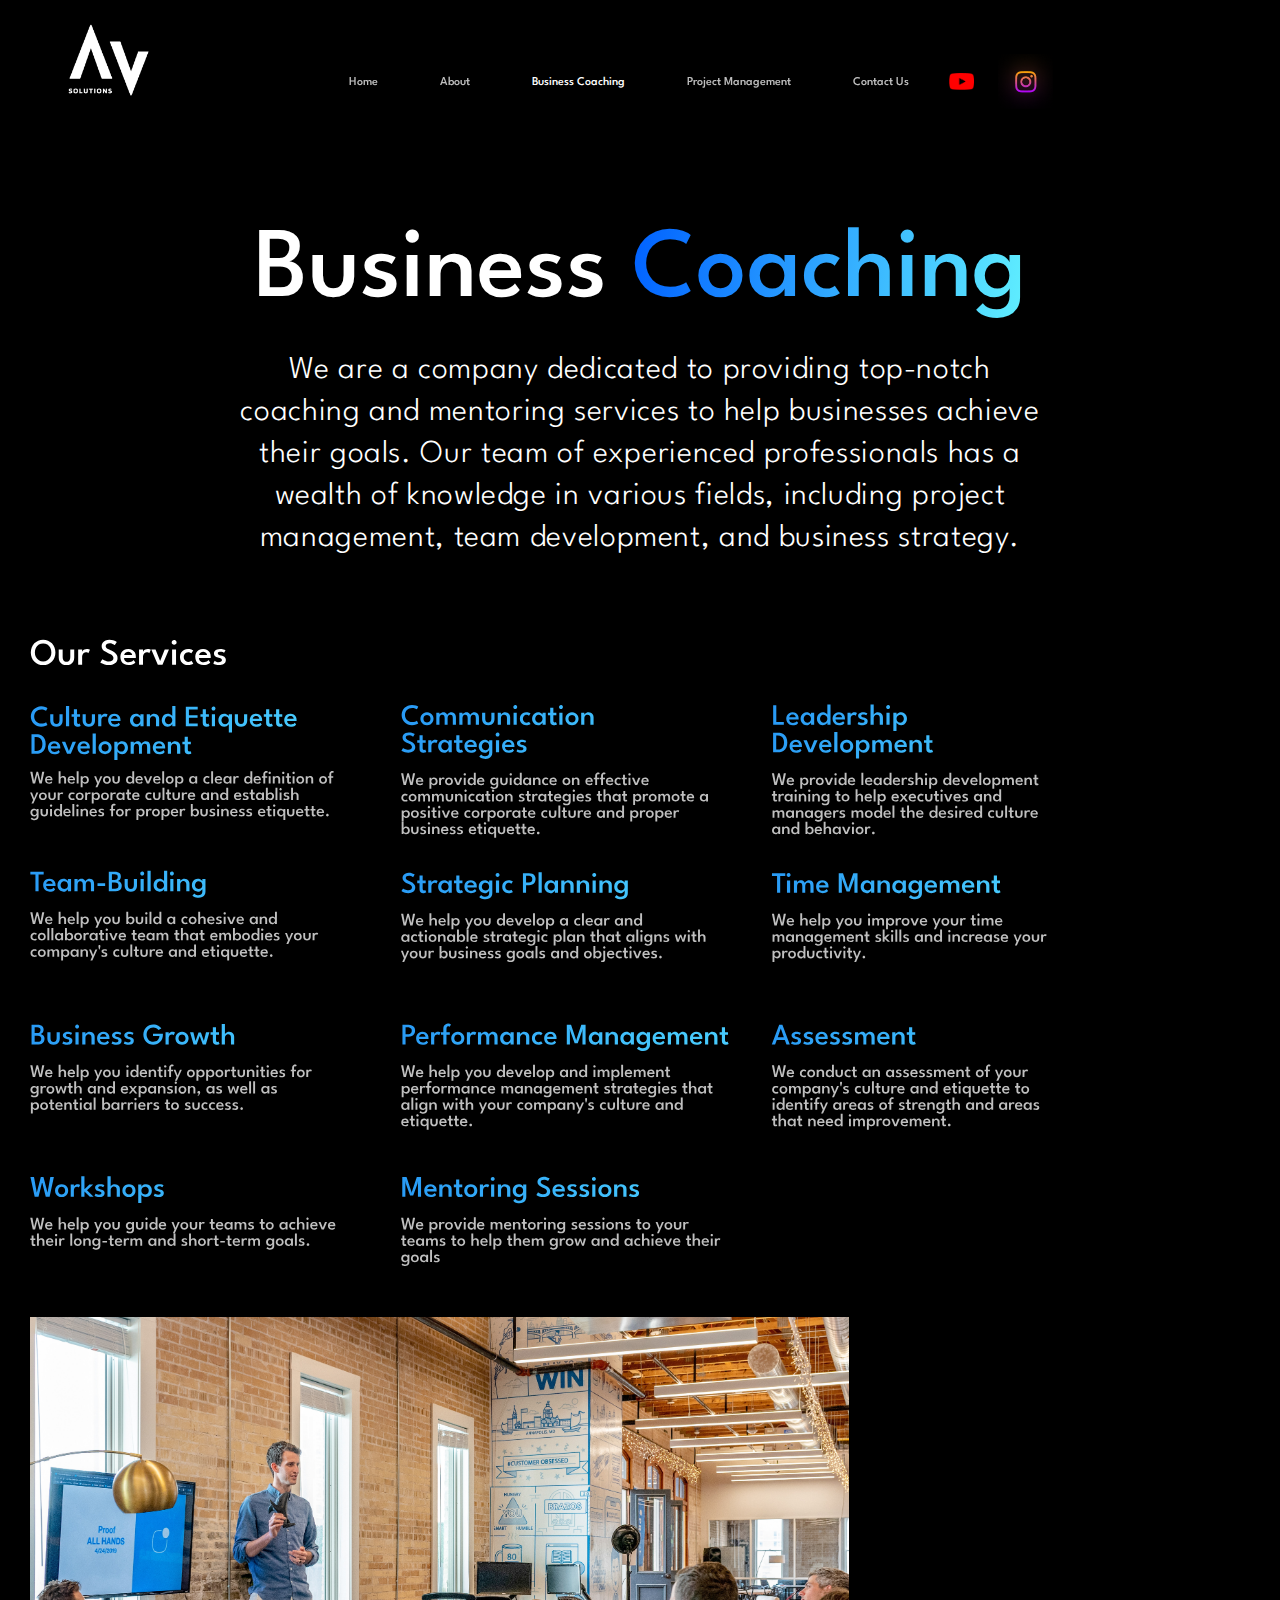
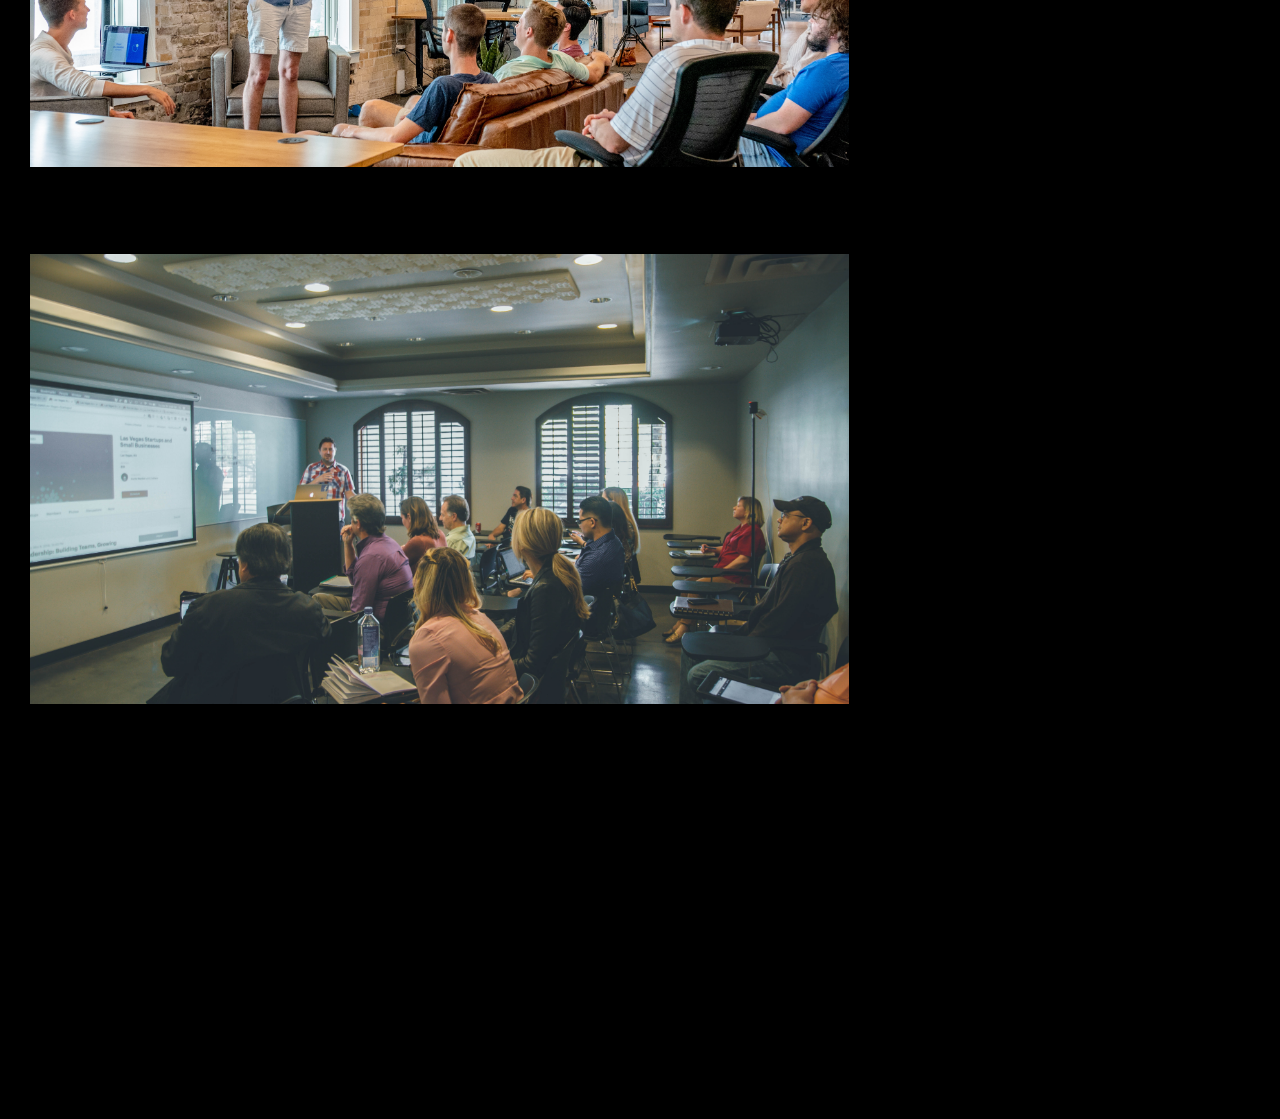
<file: Business Coaching/coaching.html>
<!DOCTYPE html>
<!-- This site was created in Webflow. https://www.webflow.com --><!-- Last Published: Sat Apr 22 2023 04:50:45 GMT+0000 (Coordinated Universal Time) -->
<html data-wf-domain="av-solutions-724238.webflow.io" data-wf-page="64435ecebbd3e848351d16f0"
    data-wf-site="6441f03e2c8007126606170b">

<head>
    <meta charset="utf-8" />
    <title>AV Solutions</title>
    <meta content="Coaching" property="og:title" />
    <meta content="Coaching" property="twitter:title" />
    <meta content="width=device-width, initial-scale=1" name="viewport" />
    <meta content="Webflow" name="generator" />
    <link href="coaching.css"
        rel="stylesheet" type="text/css" />
    <link href="https://fonts.googleapis.com" rel="preconnect" />
    <link href="https://fonts.gstatic.com" rel="preconnect" crossorigin="anonymous" />
    <script src="coaching.js" type="text/javascript"></script>
    <script
        type="text/javascript">WebFont.load({ google: { families: ["League Spartan:100,200,300,regular,500,600,700"] } });</script>
    <!--[if lt IE 9]><script src="https://cdnjs.cloudflare.com/ajax/libs/html5shiv/3.7.3/html5shiv.min.js" type="text/javascript"></script><![endif]-->
    <script
        type="text/javascript">!function (o, c) { var n = c.documentElement, t = " w-mod-"; n.className += t + "js", ("ontouchstart" in o || o.DocumentTouch && c instanceof DocumentTouch) && (n.className += t + "touch") }(window, document);</script>
    <link href="../assets/favicon.ico" rel="shortcut icon" type="image/x-icon" />
    <link href="../assets/favicon.ico" rel="apple-touch-icon" />
</head>

<body class="body-4"><img src="../assets/logo.png"
        loading="lazy" width="179" alt="" class="image" /><a href="../index.html" class="home-button w-button">Home</a><a href="../About/about.html"
        class="button w-button">About</a><a href="../Business Coaching/coaching.html" class="button coaching w-button">Business Coaching</a><a href="../Project-Management/project.html"
        class="project-button w-button">Project Management</a><a href="../Contact/contact.html" class="button w-button">Contact Us</a><a href="https://www.youtube.com/@vasanthisaraswathi"  target="_blank"><img
            src="../assets/youtube.png"
            loading="lazy" width="25" alt="" class="image-2" /></a>
            <a href="https://www.instagram.com/vasanthi3267/"  target="_blank"><img
                src="../assets/instagram.png"
                loading="lazy" width="55" alt="" class="image-22" /></a>
    <div class="frame-31">
        <div class="welcome-to-av-solutions">
            <div class="welcome-to-av-solutions welcome-to-av-solutions"><span
                    class="welcome-to-av-solutions-0">Business </span><span
                    class="welcome-to-av-solutions-1">Coaching</span></div>
        </div>
        <div class="text">We are a company dedicated to providing top-notch coaching and mentoring services to help
            businesses achieve their goals. Our team of experienced professionals has a wealth of knowledge in various
            fields, including project management, team development, and business strategy.</div>
    </div>
    <div class="section-2 wf-section">
        <div class="frame-2"><img
                src="../assets/content2.svg"
                loading="lazy" width="1078" height="1025" alt="" class="image-5" /></div>
    </div>
    <div class="wf-section">
        <div class="frame-32"><img
                src="../assets/coaching1.jpg"
                loading="lazy" width="819" height="546" alt="" class="kenny-eliason-1-aa2fadydc-unsplash" />
            <div class="frame-33"><img
                    src="../assets/coaching2.jpg"
                    loading="lazy" width="889" height="587" alt="" class="austin-distel-rxpthowuvge-unsplash-1" /></div>
        </div>
    </div>
   
</body>

</html>
</file>
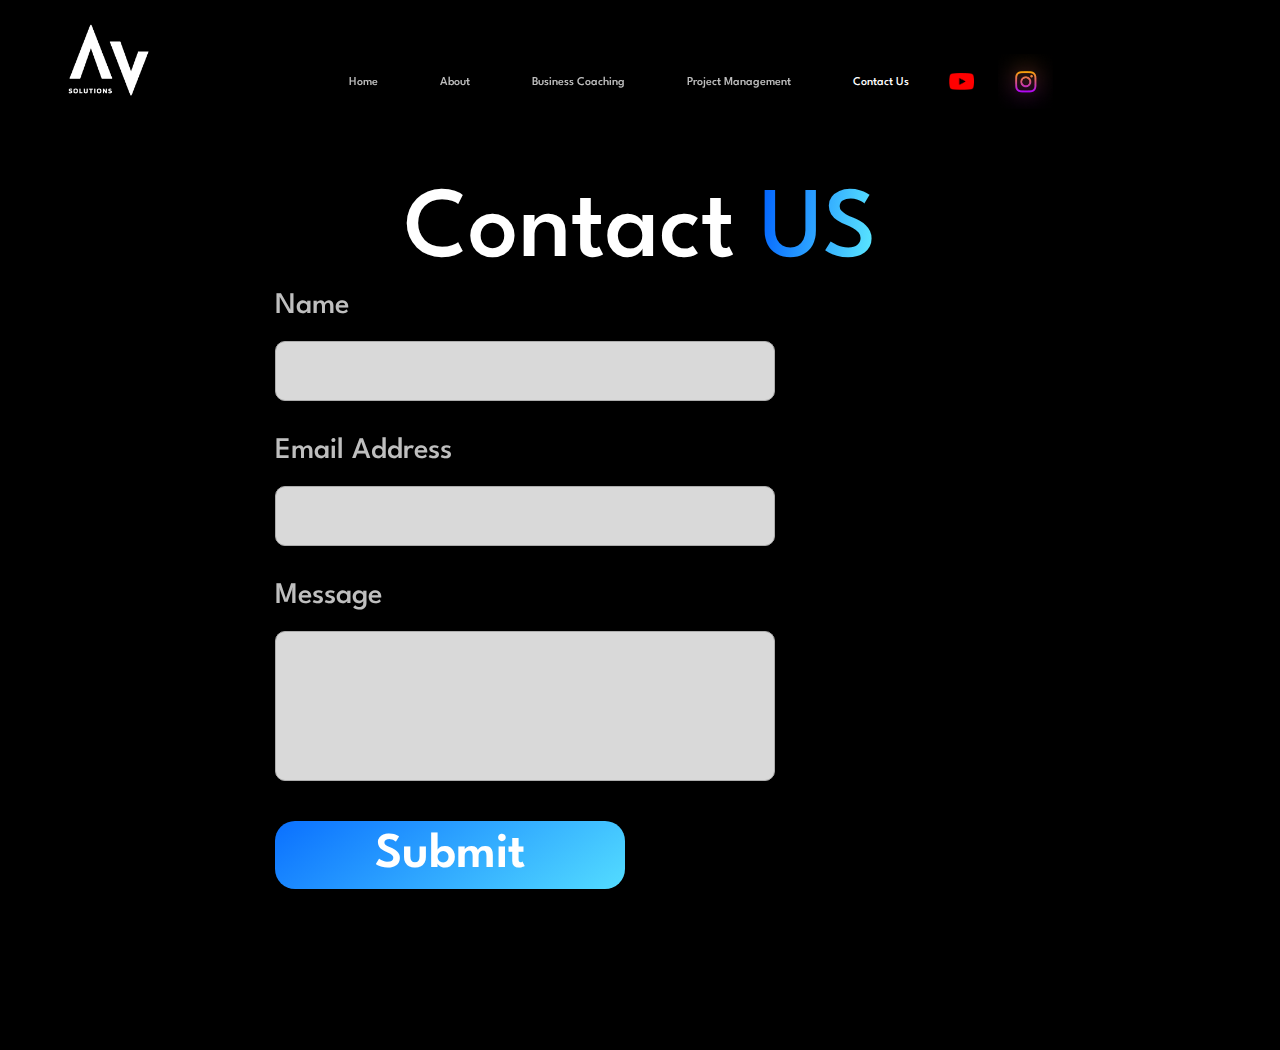
<file: Contact/contact.html>
<!DOCTYPE html>
<!-- This site was created in Webflow. https://www.webflow.com --><!-- Last Published: Sat Apr 22 2023 05:19:29 GMT+0000 (Coordinated Universal Time) -->
<html data-wf-domain="av-solutions-724238.webflow.io" data-wf-page="644368d7c6bbb13580deb7f2"
    data-wf-site="6441f03e2c8007126606170b">

<head>
    <meta charset="utf-8" />
    <title>AV Solutions</title>
    <meta content="Contact Us" property="og:title" />
    <meta content="Contact Us" property="twitter:title" />
    <meta content="width=device-width, initial-scale=1" name="viewport" />
    <meta content="Webflow" name="generator" />
    <link href="contact.css"
        rel="stylesheet" type="text/css" />
    <link href="https://fonts.googleapis.com" rel="preconnect" />
    <link href="https://fonts.gstatic.com" rel="preconnect" crossorigin="anonymous" />
    <script src="contact.js" type="text/javascript"></script>
    <script
        type="text/javascript">WebFont.load({ google: { families: ["League Spartan:100,200,300,regular,500,600,700"] } });</script>
    <!--[if lt IE 9]><script src="https://cdnjs.cloudflare.com/ajax/libs/html5shiv/3.7.3/html5shiv.min.js" type="text/javascript"></script><![endif]-->
    <script
        type="text/javascript">!function (o, c) { var n = c.documentElement, t = " w-mod-"; n.className += t + "js", ("ontouchstart" in o || o.DocumentTouch && c instanceof DocumentTouch) && (n.className += t + "touch") }(window, document);</script>
    <link href="../assets/favicon.ico" rel="shortcut icon" type="image/x-icon" />
    <link href="../assets/favicon.ico" rel="apple-touch-icon" />
</head>

<body class="body-5"><img src="../assets/logo.png"
        loading="lazy" width="179" alt="" class="image" /><a href="../index.html" class="home-button w-button">Home</a><a href="../About/about.html"
        class="button w-button">About</a><a href="../Business Coaching/coaching.html" class="button coaching w-button">Business Coaching</a><a href="../Project-Management/project.html"
        class="project-button w-button">Project Management</a><a href="../Contact/contact.html" class="button contact w-button">Contact
        Us</a><a href="https://www.youtube.com/@vasanthisaraswathi"  target="_blank"><img
        src="../assets/youtube.png"
        loading="lazy" width="25" alt="" class="image-2" /></a>
        <a href="https://www.instagram.com/vasanthi3267/"  target="_blank"><img
            src="../assets/instagram.png"
            loading="lazy" width="55" alt="" class="image-22" /></a>
    <div class="frame-31">
        <div class="welcome-to-av-solutions">
            <div class="welcome-to-av-solutions welcome-to-av-solutions"><span class="welcome-to-av-solutions-0">Contact
                </span><span class="welcome-to-av-solutions-1">US</span></div>
        </div>
    </div>
    <div Message="Text" class="form-block w-form">
        <form id="email-form" name="email-form" data-name="Email Form" action="https://formsubmit.co/vasanthisaraswathi19@gmail.com" method="POST">
            
            <input type="text" name="_honey" style="display:none;">
            <input type="hidden" name="_captcha" value="false"> 
            <input type="hidden" name="_next" value="https://ghostbytex.github.io/AV-Solutions/Contact/thank-you.html">
            <input type="hidden" name="_subject" value="New Message!">

            <label for="name" class="field-label">Name</label>
            <input type="text" class="text-field w-input" maxlength="256" name="name" data-name="Name" placeholder="" id="name" />
            
            <label for="email" class="field-label-2">Email Address</label>
            <input type="email" class="text-field-2 w-input" maxlength="256" name="email" data-name="Email" placeholder="" id="email" required="" />
            
            <label for="message" class="field-label-2">Message</label>
            <input type="text" class="text-field-3 w-input" maxlength="256" name="message" data-name="message" placeholder="" id="message" required="" />
            
            <button type="submit" class="submit-button w-button">Submit</button>
        </form>
        
        
        <div class="w-form-done">
            <div>Thank you! Your submission has been received!</div>
        </div>
        <div class="w-form-fail">
            <div>Oops! Something went wrong while submitting the form.</div>
        </div>
    </div>
  
</body>

</html>
</file>
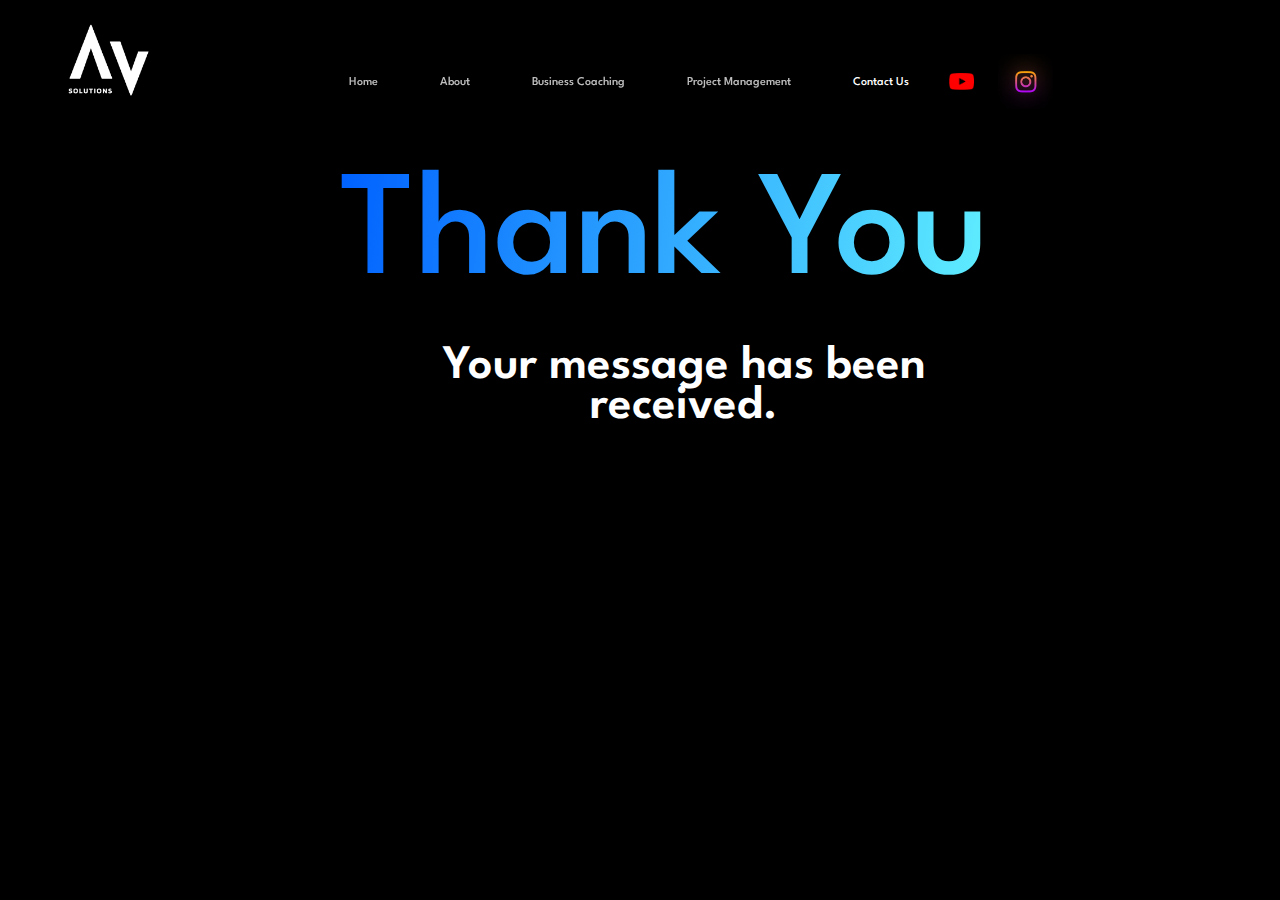
<file: Contact/thank-you.html>
<!DOCTYPE html>
<!-- This site was created in Webflow. https://www.webflow.com --><!-- Last Published: Sun Apr 23 2023 19:37:48 GMT+0000 (Coordinated Universal Time) -->
<html data-wf-domain="av-solutions-724238.webflow.io" data-wf-page="64435ecebbd3e848351d16f0"
    data-wf-site="6441f03e2c8007126606170b">

<head>
    <meta charset="utf-8" />
    <title>AV Solutions</title>
    <meta content="Coaching" property="og:title" />
    <meta content="Coaching" property="twitter:title" />
    <meta content="width=device-width, initial-scale=1" name="viewport" />
    <meta content="Webflow" name="generator" />
    <link href="thankyou.css"
        rel="stylesheet" type="text/css" />
    <link href="https://fonts.googleapis.com" rel="preconnect" />
    <link href="https://fonts.gstatic.com" rel="preconnect" crossorigin="anonymous" />
    <script src="thankyou.js" type="text/javascript"></script>
    <script
        type="text/javascript">WebFont.load({ google: { families: ["League Spartan:100,200,300,regular,500,600,700"] } });</script>
    <!--[if lt IE 9]><script src="https://cdnjs.cloudflare.com/ajax/libs/html5shiv/3.7.3/html5shiv.min.js" type="text/javascript"></script><![endif]-->
    <script
        type="text/javascript">!function (o, c) { var n = c.documentElement, t = " w-mod-"; n.className += t + "js", ("ontouchstart" in o || o.DocumentTouch && c instanceof DocumentTouch) && (n.className += t + "touch") }(window, document);</script>
    <link href="../assets/favicon.ico" rel="shortcut icon" type="image/x-icon" />
    <link href="../assets/favicon.ico" rel="apple-touch-icon" />
</head>

<body class="body-4"><img src="../assets/logo.png"
        loading="lazy" width="179" alt="" class="image" /><a href="../index.html" class="home-button w-button">Home</a><a href="../About/about.html"
        class="button w-button">About</a><a href="../Business Coaching/coaching.html" class="button coaching w-button">Business Coaching</a><a href="../Project-Management/project.html"
        class="project-button w-button">Project Management</a><a href="../Contact/contact.html" class="button contact w-button">Contact
        Us</a><a href="https://www.youtube.com/@vasanthisaraswathi"  target="_blank"><img
            src="../assets/youtube.png"
            loading="lazy" width="25" alt="" class="image-2" /></a>
            <a href="https://www.instagram.com/vasanthi3267/"  target="_blank"><img
                src="../assets/instagram.png"
                loading="lazy" width="55" alt="" class="image-22" /></a>
    <div class="section-7 wf-section">
        <div class="frame-31 div-block-4 div-block-5 div-block-6">
            <div class="welcome-to-av-solutions">
                <div class="welcome-to-av-solutions welcome-to-av-solutions"><span
                        class="welcome-to-av-solutions-1">Thank You</span></div>
            </div>
        </div>
    </div>
    <div class="text-block-4">Your message has been received.</div>
   
</body>

</html>
</file>
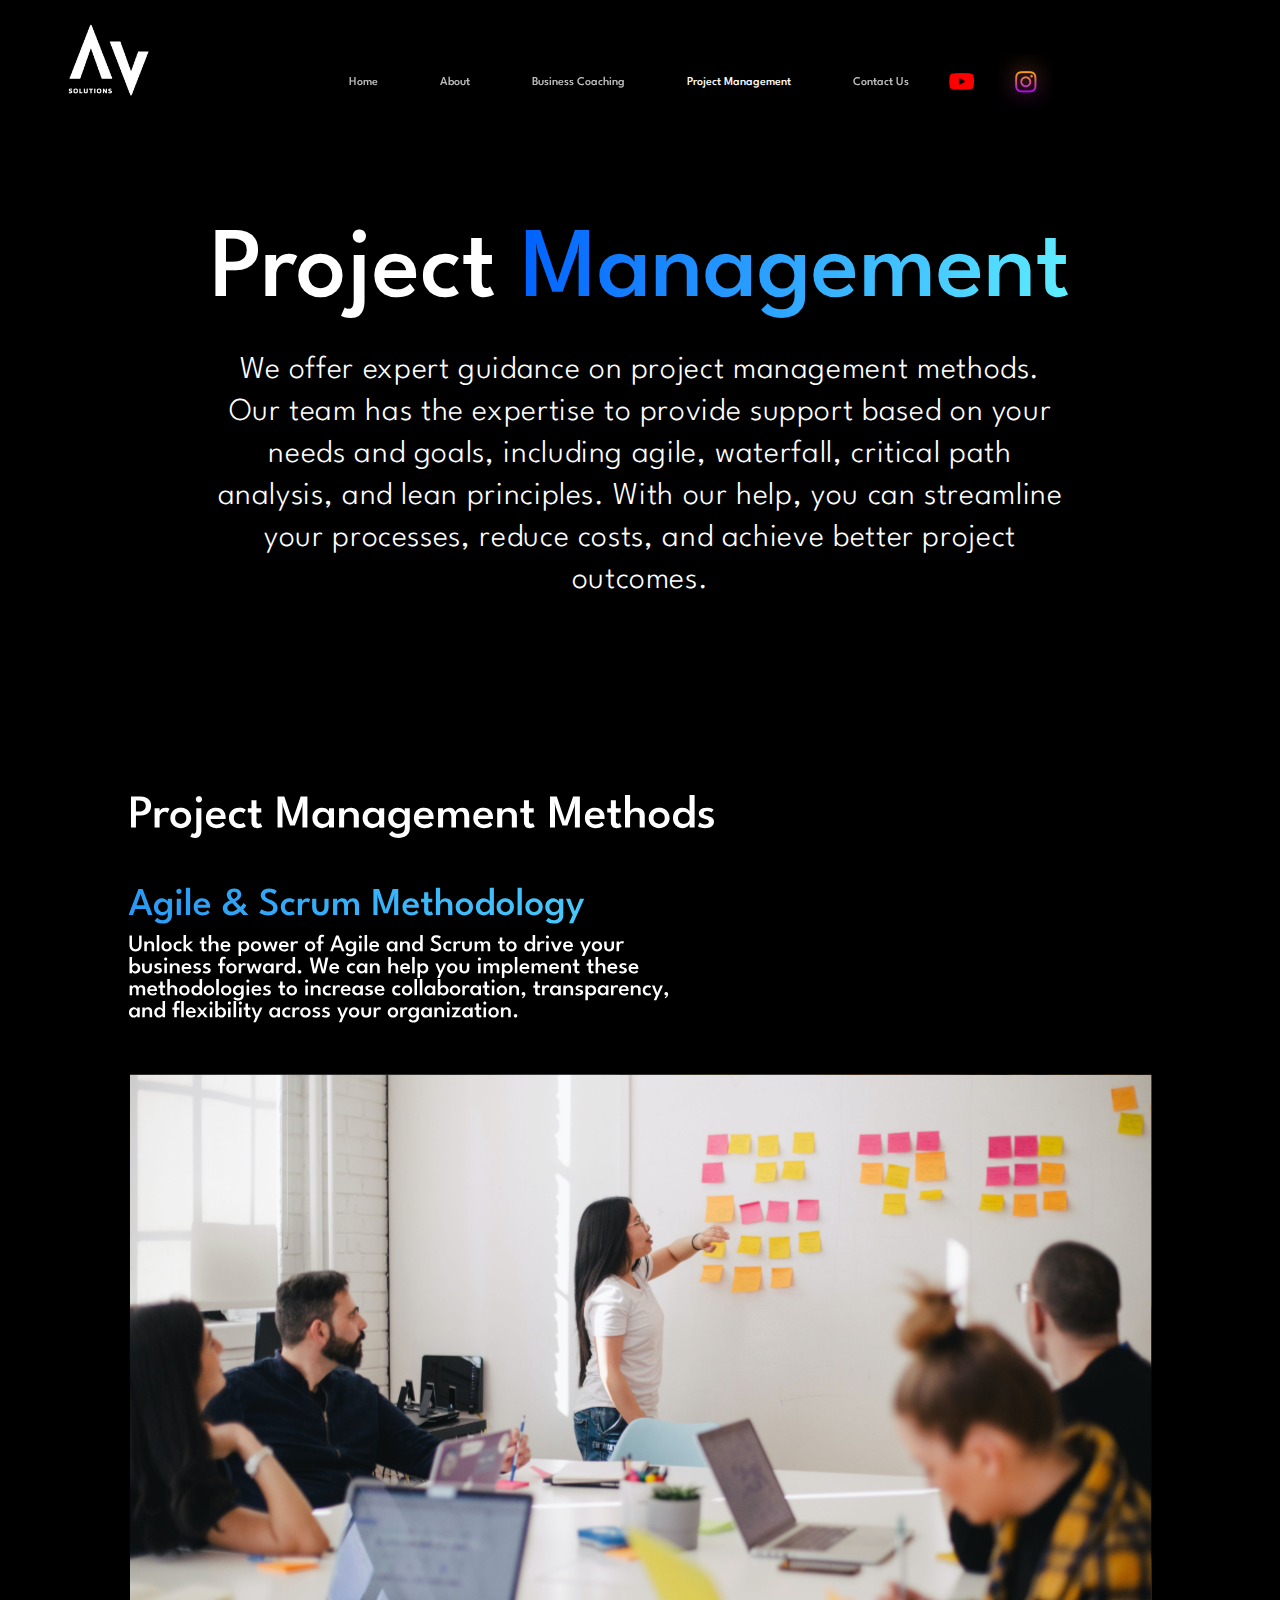
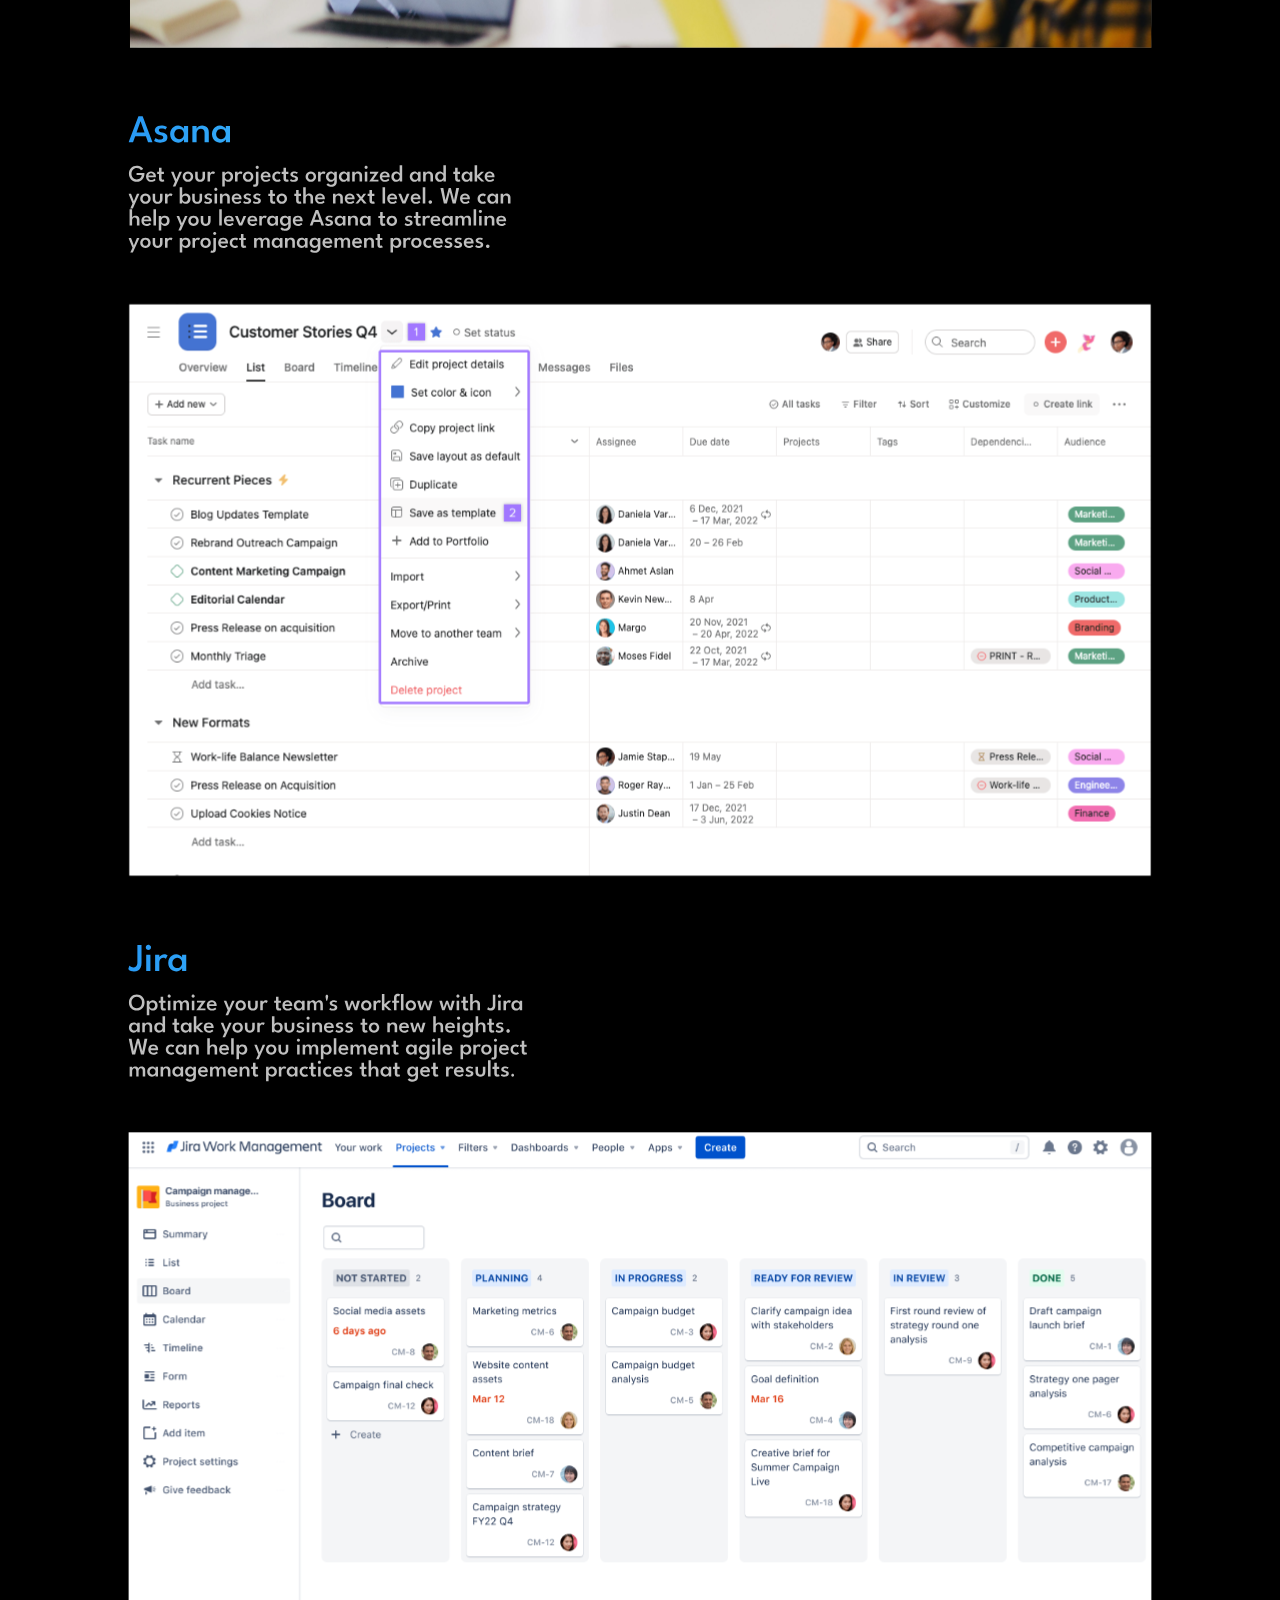
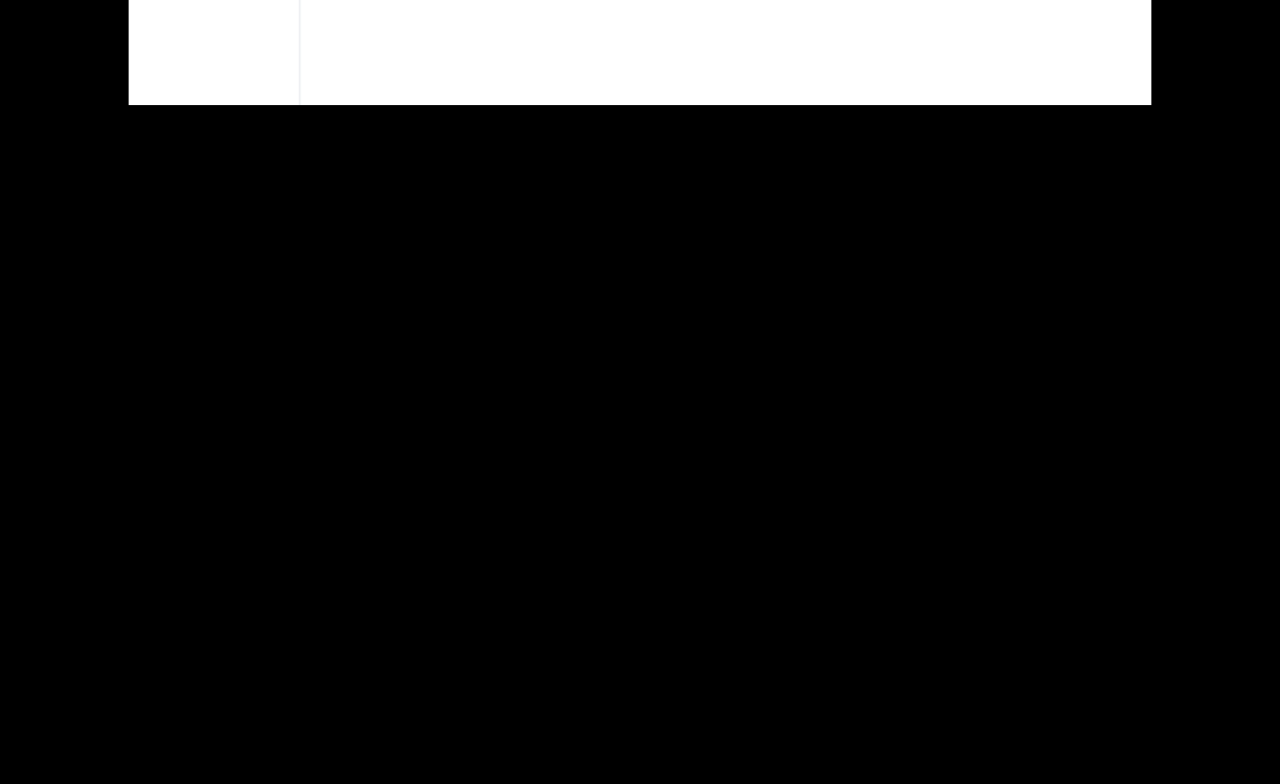
<file: Project-Management/project.html>
<!DOCTYPE html>
<!-- This site was created in Webflow. https://www.webflow.com --><!-- Last Published: Sat Apr 22 2023 04:05:19 GMT+0000 (Coordinated Universal Time) -->
<html data-wf-domain="av-solutions-724238.webflow.io" data-wf-page="64435812a0b0b64f23c37277"
    data-wf-site="6441f03e2c8007126606170b">

<head>
    <meta charset="utf-8" />
    <title>AV Solution</title>
    <meta content="project" property="og:title" />
    <meta content="project" property="twitter:title" />
    <meta content="width=device-width, initial-scale=1" name="viewport" />
    <meta content="Webflow" name="generator" />
    <link href="project.css"
        rel="stylesheet" type="text/css" />
    <link href="https://fonts.googleapis.com" rel="preconnect" />
    <link href="https://fonts.gstatic.com" rel="preconnect" crossorigin="anonymous" />
    <script src="project.js" type="text/javascript"></script>
    <script
        type="text/javascript">WebFont.load({ google: { families: ["League Spartan:100,200,300,regular,500,600,700"] } });</script>
    <!--[if lt IE 9]><script src="https://cdnjs.cloudflare.com/ajax/libs/html5shiv/3.7.3/html5shiv.min.js" type="text/javascript"></script><![endif]-->
    <script
        type="text/javascript">!function (o, c) { var n = c.documentElement, t = " w-mod-"; n.className += t + "js", ("ontouchstart" in o || o.DocumentTouch && c instanceof DocumentTouch) && (n.className += t + "touch") }(window, document);</script>
    <link href="../assets/favicon.ico" rel="shortcut icon" type="image/x-icon" />
    <link href="../assets/favicon.ico" rel="apple-touch-icon" />
</head>

<body class="body-3"><img src="../assets/logo.png"
        loading="lazy" width="179" alt="" class="image" /><a href="../index.html" class="home-button w-button">Home</a><a href="../About/about.html"
        class="button w-button">About</a><a href="../Business Coaching/coaching.html" class="button w-button">Business Coaching</a><a href="../Project-Management/project.html"
        class="project-button w-button">Project Management</a><a href="../Contact/contact.html" class="button w-button">Contact Us</a><a href="https://www.youtube.com/@vasanthisaraswathi"  target="_blank"><img
            src="../assets/youtube.png"
            loading="lazy" width="25" alt="" class="image-2" /></a>
            <a href="https://www.instagram.com/vasanthi3267/"  target="_blank"><img
                src="../assets/instagram.png"
                loading="lazy" width="55" alt="" class="image-22" /></a>
    <div class="frame-31">
        <div class="welcome-to-av-solutions">
            <div class="welcome-to-av-solutions welcome-to-av-solutions"><span class="welcome-to-av-solutions-0">Project
                </span><span class="welcome-to-av-solutions-1">Management</span></div>
        </div>
        <div class="text">We offer expert guidance on project management methods. Our team has the expertise to provide
            support based on your needs and goals, including agile, waterfall, critical path analysis, and lean
            principles. With our help, you can streamline your processes, reduce costs, and achieve better project
            outcomes.</div>
    </div>
    <div class="wf-section">
        <div class="hero-heading-left-7"><img
                src="../assets/content.svg"
                loading="lazy" width="1300" height="3294" alt="" class="my-image" /></div>
    </div>
   
</body>

</html>
</file>
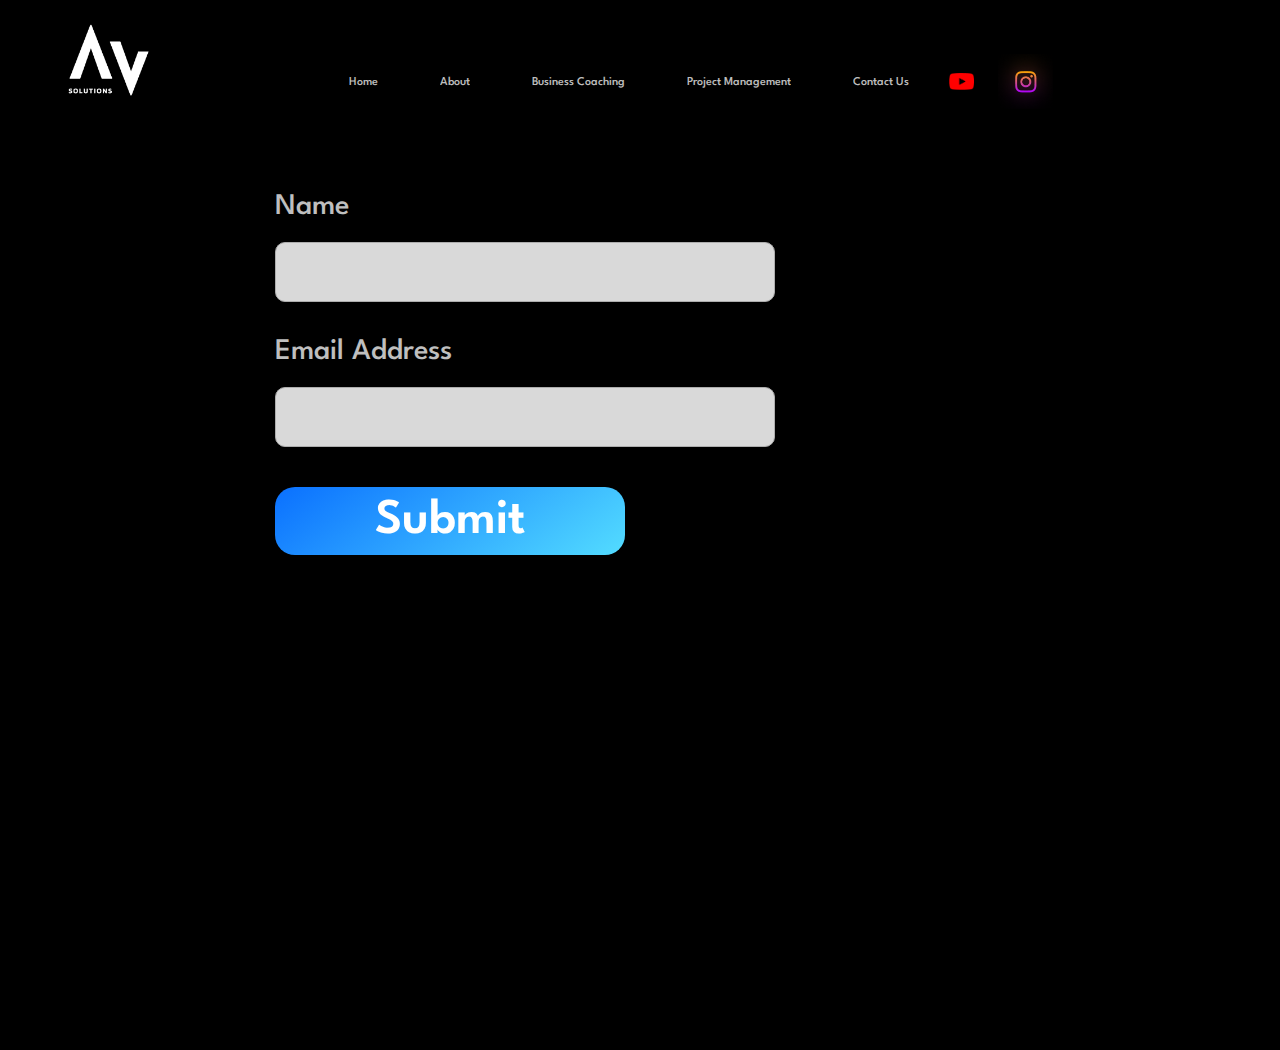
<file: Subscribe/subscribe.html>
<!DOCTYPE html>
<!-- This site was created in Webflow. https://www.webflow.com --><!-- Last Published: Sun Apr 23 2023 16:42:37 GMT+0000 (Coordinated Universal Time) -->
<html data-wf-domain="av-solutions-724238.webflow.io" data-wf-page="644368d7c6bbb13580deb7f2"
    data-wf-site="6441f03e2c8007126606170b">

<head>
    <meta charset="utf-8" />
    <title>AV Solutions</title>
    <meta content="Contact Us" property="og:title" />
    <meta content="Contact Us" property="twitter:title" />
    <meta content="width=device-width, initial-scale=1" name="viewport" />
    <meta content="Webflow" name="generator" />
    <link href="subscribe.css"
        rel="stylesheet" type="text/css" />
    <link href="https://fonts.googleapis.com" rel="preconnect" />
    <link href="https://fonts.gstatic.com" rel="preconnect" crossorigin="anonymous" />
    <script src="subscribe.js" type="text/javascript"></script>
    <script
        type="text/javascript">WebFont.load({ google: { families: ["League Spartan:100,200,300,regular,500,600,700"] } });</script>
    <!--[if lt IE 9]><script src="https://cdnjs.cloudflare.com/ajax/libs/html5shiv/3.7.3/html5shiv.min.js" type="text/javascript"></script><![endif]-->
    <script
        type="text/javascript">!function (o, c) { var n = c.documentElement, t = " w-mod-"; n.className += t + "js", ("ontouchstart" in o || o.DocumentTouch && c instanceof DocumentTouch) && (n.className += t + "touch") }(window, document);</script>
    <link href="../assets/favicon.ico" rel="shortcut icon" type="image/x-icon" />
    <link href="../assets/favicon.ico" rel="apple-touch-icon" />
</head>

<body class="body-5"><img src="../assets/logo.png"
        loading="lazy" width="179" alt="" class="image" /><a href="../index.html" class="home-button w-button">Home</a><a href="../About/about.html"
        class="button abtbtn w-button">About</a><a href="../Business Coaching/coaching.html" class="button coaching w-button">Business Coaching</a><a
        href="../Project-Management/project.html" class="project-button w-button">Project Management</a><a href="../Contact/contact.html" class="button w-button">Contact
        Us</a><a href="https://www.youtube.com/@vasanthisaraswathi"  target="_blank"><img
            src="../assets/youtube.png"
            loading="lazy" width="25" alt="" class="image-2" /></a>
            <a href="https://www.instagram.com/vasanthi3267/"  target="_blank"><img
                src="../assets/instagram.png"
                loading="lazy" width="55" alt="" class="image-22" /></a>
        <div Message="Text" class="form-block w-form">
            <form id="email-form" name="email-form" data-name="Email Form" action="https://formsubmit.co/vasanthisaraswathi19@gmail.com" method="POST">
                
                <input type="text" name="_honey" style="display:none;">
                <input type="hidden" name="_captcha" value="false"> 
                <input type="hidden" name="_next" value="https://ghostbytex.github.io/AV-Solutions/Subscribe/thankyou.html">
                <input type="hidden" name="_subject" value="New Newsletter Subscriber!">
                <label for="name" class="field-label">Name</label>
                <input type="text" class="text-field w-input" maxlength="256" name="name" data-name="Name" placeholder="" id="name" />
                
                <label for="email" class="field-label-2">Email Address</label>
                <input type="email" class="text-field-2 w-input" maxlength="256" name="email" data-name="Email" placeholder="" id="email" required="" />
                
                <button type="submit" class="submit-button w-button">Submit</button>
            </form>
        <div class="w-form-done">
            <div>Thank you! Your submission has been received!</div>
        </div>
        <div class="w-form-fail">
            <div>Oops! Something went wrong while submitting the form.</div>
        </div>
    </div>
   
</body>

</html>
</file>
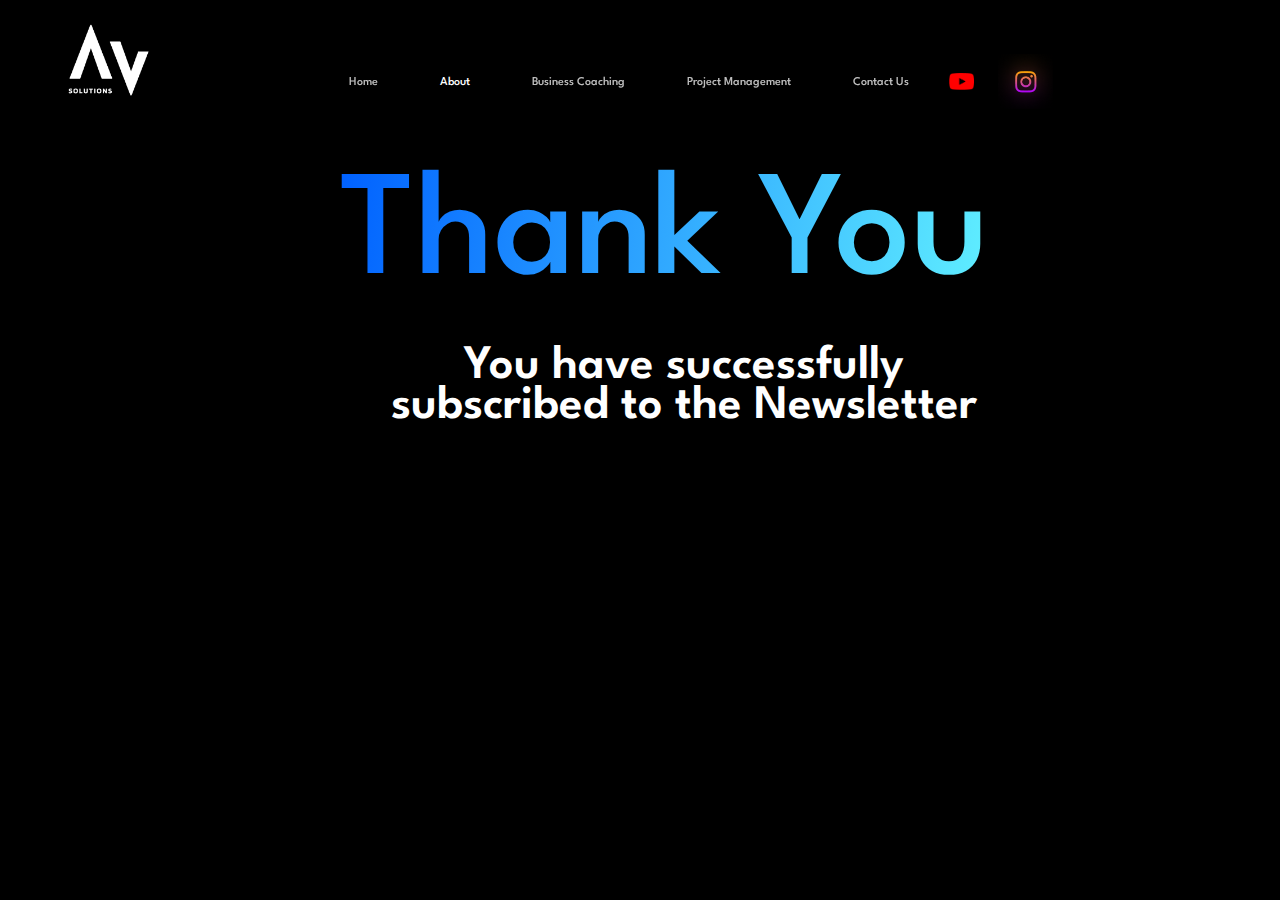
<file: Subscribe/thankyou.html>
<!DOCTYPE html>
<!-- This site was created in Webflow. https://www.webflow.com --><!-- Last Published: Sun Apr 23 2023 19:41:45 GMT+0000 (Coordinated Universal Time) -->
<html data-wf-domain="av-solutions-724238.webflow.io" data-wf-page="64435ecebbd3e848351d16f0"
    data-wf-site="6441f03e2c8007126606170b">

<head>
    <meta charset="utf-8" />
    <title>AV Solutions</title>
    <meta content="Coaching" property="og:title" />
    <meta content="Coaching" property="twitter:title" />
    <meta content="width=device-width, initial-scale=1" name="viewport" />
    <meta content="Webflow" name="generator" />
    <link href="thankyou.css"
        rel="stylesheet" type="text/css" />
    <link href="https://fonts.googleapis.com" rel="preconnect" />
    <link href="https://fonts.gstatic.com" rel="preconnect" crossorigin="anonymous" />
    <script src="thankyou.js" type="text/javascript"></script>
    <script
        type="text/javascript">WebFont.load({ google: { families: ["League Spartan:100,200,300,regular,500,600,700"] } });</script>
    <!--[if lt IE 9]><script src="https://cdnjs.cloudflare.com/ajax/libs/html5shiv/3.7.3/html5shiv.min.js" type="text/javascript"></script><![endif]-->
    <script
        type="text/javascript">!function (o, c) { var n = c.documentElement, t = " w-mod-"; n.className += t + "js", ("ontouchstart" in o || o.DocumentTouch && c instanceof DocumentTouch) && (n.className += t + "touch") }(window, document);</script>
    <link href="../assets/favicon.ico" rel="shortcut icon" type="image/x-icon" />
    <link href="../assets/favicon.ico" rel="apple-touch-icon" />
</head>

<body class="body-4"><img src="../assets/logo.png"
        loading="lazy" width="179" alt="" class="image" /><a href="../index.html" class="home-button w-button">Home</a><a href="../About/about.html"
        class="button abtbtn w-button">About</a><a href="../Business Coaching/coaching.html" class="button coaching w-button">Business Coaching</a><a
        href="../Project-Management/project.html" class="project-button w-button">Project Management</a><a href="../Contact/contact.html" class="button w-button">Contact
        Us</a><a href="https://www.youtube.com/@vasanthisaraswathi"  target="_blank"><img
            src="../assets/youtube.png"
            loading="lazy" width="25" alt="" class="image-2" /></a>
            <a href="https://www.instagram.com/vasanthi3267/"  target="_blank"><img
                src="../assets/instagram.png"
                loading="lazy" width="55" alt="" class="image-22" /></a>
    <div class="section-7 wf-section">
        <div class="frame-31 div-block-4 div-block-5 div-block-6">
            <div class="welcome-to-av-solutions">
                <div class="welcome-to-av-solutions welcome-to-av-solutions"><span
                        class="welcome-to-av-solutions-1">Thank You</span></div>
            </div>
        </div>
    </div>
    <div class="text-block-4">You have successfully subscribed to the Newsletter</div>
   
</body>

</html>
</file>
<file: Business Coaching/coaching.css>
html {
  -ms-text-size-adjust: 100%;
  -webkit-text-size-adjust: 100%;
  font-family: sans-serif;
}

body {
  margin: 0;
}

article, aside, details, figcaption, figure, footer, header, hgroup, main, menu, nav, section, summary {
  display: block;
}

audio, canvas, progress, video {
  vertical-align: baseline;
  display: inline-block;
}

audio:not([controls]) {
  height: 0;
  display: none;
}

[hidden], template {
  display: none;
}

a {
  background-color: rgba(0, 0, 0, 0);
}

a:active, a:hover {
  outline: 0;
}

abbr[title] {
  border-bottom: 1px dotted;
}

b, strong {
  font-weight: bold;
}

dfn {
  font-style: italic;
}

h1 {
  margin: .67em 0;
  font-size: 2em;
}

mark {
  color: #000;
  background: #ff0;
}

small {
  font-size: 80%;
}

sub, sup {
  vertical-align: baseline;
  font-size: 75%;
  line-height: 0;
  position: relative;
}

sup {
  top: -.5em;
}

sub {
  bottom: -.25em;
}

img {
  border: 0;
}

svg:not(:root) {
  overflow: hidden;
}

figure {
  margin: 1em 40px;
}

hr {
  box-sizing: content-box;
  height: 0;
}

pre {
  overflow: auto;
}

code, kbd, pre, samp {
  font-family: monospace;
  font-size: 1em;
}

button, input, optgroup, select, textarea {
  color: inherit;
  font: inherit;
  margin: 0;
}

button {
  overflow: visible;
}

button, select {
  text-transform: none;
}

button, html input[type="button"], input[type="reset"] {
  -webkit-appearance: button;
  cursor: pointer;
}

button[disabled], html input[disabled] {
  cursor: default;
}

button::-moz-focus-inner, input::-moz-focus-inner {
  border: 0;
  padding: 0;
}

input {
  line-height: normal;
}

input[type="checkbox"], input[type="radio"] {
  box-sizing: border-box;
  padding: 0;
}

input[type="number"]::-webkit-inner-spin-button, input[type="number"]::-webkit-outer-spin-button {
  height: auto;
}

input[type="search"] {
  -webkit-appearance: none;
}

input[type="search"]::-webkit-search-cancel-button, input[type="search"]::-webkit-search-decoration {
  -webkit-appearance: none;
}

fieldset {
  border: 1px solid silver;
  margin: 0 2px;
  padding: .35em .625em .75em;
}

legend {
  border: 0;
  padding: 0;
}

textarea {
  overflow: auto;
}

optgroup {
  font-weight: bold;
}

table {
  border-collapse: collapse;
  border-spacing: 0;
}

td, th {
  padding: 0;
}

@font-face {
  font-family: webflow-icons;
  src: url("[data-uri]") format("truetype");
  font-weight: normal;
  font-style: normal;
}

[class^="w-icon-"], [class*=" w-icon-"] {
  speak: none;
  font-variant: normal;
  text-transform: none;
  -webkit-font-smoothing: antialiased;
  -moz-osx-font-smoothing: grayscale;
  font-style: normal;
  font-weight: normal;
  line-height: 1;
  font-family: webflow-icons !important;
}

.w-icon-slider-right:before {
  content: "î˜€";
}

.w-icon-slider-left:before {
  content: "î˜";
}

.w-icon-nav-menu:before {
  content: "î˜‚";
}

.w-icon-arrow-down:before, .w-icon-dropdown-toggle:before {
  content: "î˜ƒ";
}

.w-icon-file-upload-remove:before {
  content: "î¤€";
}

.w-icon-file-upload-icon:before {
  content: "î¤ƒ";
}

* {
  box-sizing: border-box;
}

html {
  height: 100%;
}

body {
  min-height: 100%;
  color: #333;
  background-color: #fff;
  margin: 0;
  font-family: Arial, sans-serif;
  font-size: 14px;
  line-height: 20px;
}

img {
  max-width: 100%;
  vertical-align: middle;
  display: inline-block;
}

html.w-mod-touch * {
  background-attachment: scroll !important;
}

.w-block {
  display: block;
}

.w-inline-block {
  max-width: 100%;
  display: inline-block;
}

.w-clearfix:before, .w-clearfix:after {
  content: " ";
  grid-area: 1 / 1 / 2 / 2;
  display: table;
}

.w-clearfix:after {
  clear: both;
}

.w-hidden {
  display: none;
}

.w-button {
  color: #fff;
  line-height: inherit;
  cursor: pointer;
  background-color: #3898ec;
  border: 0;
  border-radius: 0;
  padding: 9px 15px;
  text-decoration: none;
  display: inline-block;
}

input.w-button {
  -webkit-appearance: button;
}

html[data-w-dynpage] [data-w-cloak] {
  color: rgba(0, 0, 0, 0) !important;
}

.w-webflow-badge, .w-webflow-badge * {
  z-index: auto;
  visibility: visible;
  box-sizing: border-box;
  width: auto;
  height: auto;
  max-height: none;
  max-width: none;
  min-height: 0;
  min-width: 0;
  float: none;
  clear: none;
  box-shadow: none;
  opacity: 1;
  direction: ltr;
  font-family: inherit;
  font-weight: inherit;
  color: inherit;
  font-size: inherit;
  line-height: inherit;
  font-style: inherit;
  font-variant: inherit;
  text-align: inherit;
  letter-spacing: inherit;
  -webkit-text-decoration: inherit;
  text-decoration: inherit;
  text-indent: 0;
  text-transform: inherit;
  text-shadow: none;
  font-smoothing: auto;
  vertical-align: baseline;
  cursor: inherit;
  white-space: inherit;
  word-break: normal;
  word-spacing: normal;
  word-wrap: normal;
  background: none;
  border: 0 rgba(0, 0, 0, 0);
  border-radius: 0;
  margin: 0;
  padding: 0;
  list-style-type: disc;
  transition: none;
  display: block;
  position: static;
  top: auto;
  bottom: auto;
  left: auto;
  right: auto;
  overflow: visible;
  transform: none;
}

.w-webflow-badge {
  white-space: nowrap;
  cursor: pointer;
  box-shadow: 0 0 0 1px rgba(0, 0, 0, .1), 0 1px 3px rgba(0, 0, 0, .1);
  visibility: visible !important;
  z-index: 2147483647 !important;
  color: #aaadb0 !important;
  opacity: 1 !important;
  width: auto !important;
  height: auto !important;
  background-color: #fff !important;
  border-radius: 3px !important;
  margin: 0 !important;
  padding: 6px 8px 6px 6px !important;
  font-size: 12px !important;
  line-height: 14px !important;
  text-decoration: none !important;
  display: inline-block !important;
  position: fixed !important;
  top: auto !important;
  bottom: 12px !important;
  left: auto !important;
  right: 12px !important;
  overflow: visible !important;
  transform: none !important;
}

.w-webflow-badge > img {
  visibility: visible !important;
  opacity: 1 !important;
  vertical-align: middle !important;
  display: inline-block !important;
}

h1, h2, h3, h4, h5, h6 {
  margin-bottom: 10px;
  font-weight: bold;
}

h1 {
  margin-top: 20px;
  font-size: 38px;
  line-height: 44px;
}

h2 {
  margin-top: 20px;
  font-size: 32px;
  line-height: 36px;
}

h3 {
  margin-top: 20px;
  font-size: 24px;
  line-height: 30px;
}

h4 {
  margin-top: 10px;
  font-size: 18px;
  line-height: 24px;
}

h5 {
  margin-top: 10px;
  font-size: 14px;
  line-height: 20px;
}

h6 {
  margin-top: 10px;
  font-size: 12px;
  line-height: 18px;
}

p {
  margin-top: 0;
  margin-bottom: 10px;
}

blockquote {
  border-left: 5px solid #e2e2e2;
  margin: 0 0 10px;
  padding: 10px 20px;
  font-size: 18px;
  line-height: 22px;
}

figure {
  margin: 0 0 10px;
}

figcaption {
  text-align: center;
  margin-top: 5px;
}

ul, ol {
  margin-top: 0;
  margin-bottom: 10px;
  padding-left: 40px;
}

.w-list-unstyled {
  padding-left: 0;
  list-style: none;
}

.w-embed:before, .w-embed:after {
  content: " ";
  grid-area: 1 / 1 / 2 / 2;
  display: table;
}

.w-embed:after {
  clear: both;
}

.w-video {
  width: 100%;
  padding: 0;
  position: relative;
}

.w-video iframe, .w-video object, .w-video embed {
  width: 100%;
  height: 100%;
  border: none;
  position: absolute;
  top: 0;
  left: 0;
}

fieldset {
  border: 0;
  margin: 0;
  padding: 0;
}

button, [type="button"], [type="reset"] {
  cursor: pointer;
  -webkit-appearance: button;
  border: 0;
}

.w-form {
  margin: 0 0 15px;
}

.w-form-done {
  text-align: center;
  background-color: #ddd;
  padding: 20px;
  display: none;
}

.w-form-fail {
  background-color: #ffdede;
  margin-top: 10px;
  padding: 10px;
  display: none;
}

label {
  margin-bottom: 5px;
  font-weight: bold;
  display: block;
}

.w-input, .w-select {
  width: 100%;
  height: 38px;
  color: #333;
  vertical-align: middle;
  background-color: #fff;
  border: 1px solid #ccc;
  margin-bottom: 10px;
  padding: 8px 12px;
  font-size: 14px;
  line-height: 1.42857;
  display: block;
}

.w-input:-moz-placeholder, .w-select:-moz-placeholder {
  color: #999;
}

.w-input::-moz-placeholder, .w-select::-moz-placeholder {
  color: #999;
  opacity: 1;
}

.w-input:-ms-input-placeholder, .w-select:-ms-input-placeholder {
  color: #999;
}

.w-input::-webkit-input-placeholder, .w-select::-webkit-input-placeholder {
  color: #999;
}

.w-input:focus, .w-select:focus {
  border-color: #3898ec;
  outline: 0;
}

.w-input[disabled], .w-select[disabled], .w-input[readonly], .w-select[readonly], fieldset[disabled] .w-input, fieldset[disabled] .w-select {
  cursor: not-allowed;
}

.w-input[disabled]:not(.w-input-disabled), .w-select[disabled]:not(.w-input-disabled), .w-input[readonly], .w-select[readonly], fieldset[disabled]:not(.w-input-disabled) .w-input, fieldset[disabled]:not(.w-input-disabled) .w-select {
  background-color: #eee;
}

textarea.w-input, textarea.w-select {
  height: auto;
}

.w-select {
  background-color: #f3f3f3;
}

.w-select[multiple] {
  height: auto;
}

.w-form-label {
  cursor: pointer;
  margin-bottom: 0;
  font-weight: normal;
  display: inline-block;
}

.w-radio {
  margin-bottom: 5px;
  padding-left: 20px;
  display: block;
}

.w-radio:before, .w-radio:after {
  content: " ";
  grid-area: 1 / 1 / 2 / 2;
  display: table;
}

.w-radio:after {
  clear: both;
}

.w-radio-input {
  margin: 4px 0 0;
  margin-top: 1px \9 ;
  float: left;
  margin-top: 3px;
  margin-left: -20px;
  line-height: normal;
}

.w-file-upload {
  margin-bottom: 10px;
  display: block;
}

.w-file-upload-input {
  width: .1px;
  height: .1px;
  opacity: 0;
  z-index: -100;
  position: absolute;
  overflow: hidden;
}

.w-file-upload-default, .w-file-upload-uploading, .w-file-upload-success {
  color: #333;
  display: inline-block;
}

.w-file-upload-error {
  margin-top: 10px;
  display: block;
}

.w-file-upload-default.w-hidden, .w-file-upload-uploading.w-hidden, .w-file-upload-error.w-hidden, .w-file-upload-success.w-hidden {
  display: none;
}

.w-file-upload-uploading-btn {
  cursor: pointer;
  background-color: #fafafa;
  border: 1px solid #ccc;
  margin: 0;
  padding: 8px 12px;
  font-size: 14px;
  font-weight: normal;
  display: flex;
}

.w-file-upload-file {
  background-color: #fafafa;
  border: 1px solid #ccc;
  flex-grow: 1;
  justify-content: space-between;
  margin: 0;
  padding: 8px 9px 8px 11px;
  display: flex;
}

.w-file-upload-file-name {
  font-size: 14px;
  font-weight: normal;
  display: block;
}

.w-file-remove-link {
  width: auto;
  height: auto;
  cursor: pointer;
  margin-top: 3px;
  margin-left: 10px;
  padding: 3px;
  display: block;
}

.w-icon-file-upload-remove {
  margin: auto;
  font-size: 10px;
}

.w-file-upload-error-msg {
  color: #ea384c;
  padding: 2px 0;
  display: inline-block;
}

.w-file-upload-info {
  padding: 0 12px;
  line-height: 38px;
  display: inline-block;
}

.w-file-upload-label {
  cursor: pointer;
  background-color: #fafafa;
  border: 1px solid #ccc;
  margin: 0;
  padding: 8px 12px;
  font-size: 14px;
  font-weight: normal;
  display: inline-block;
}

.w-icon-file-upload-icon, .w-icon-file-upload-uploading {
  width: 20px;
  margin-right: 8px;
  display: inline-block;
}

.w-icon-file-upload-uploading {
  height: 20px;
}

.w-container {
  max-width: 940px;
  margin-left: auto;
  margin-right: auto;
}

.w-container:before, .w-container:after {
  content: " ";
  grid-area: 1 / 1 / 2 / 2;
  display: table;
}

.w-container:after {
  clear: both;
}

.w-container .w-row {
  margin-left: -10px;
  margin-right: -10px;
}

.w-row:before, .w-row:after {
  content: " ";
  grid-area: 1 / 1 / 2 / 2;
  display: table;
}

.w-row:after {
  clear: both;
}

.w-row .w-row {
  margin-left: 0;
  margin-right: 0;
}

.w-col {
  float: left;
  width: 100%;
  min-height: 1px;
  padding-left: 10px;
  padding-right: 10px;
  position: relative;
}

.w-col .w-col {
  padding-left: 0;
  padding-right: 0;
}

.w-col-1 {
  width: 8.33333%;
}

.w-col-2 {
  width: 16.6667%;
}

.w-col-3 {
  width: 25%;
}

.w-col-4 {
  width: 33.3333%;
}

.w-col-5 {
  width: 41.6667%;
}

.w-col-6 {
  width: 50%;
}

.w-col-7 {
  width: 58.3333%;
}

.w-col-8 {
  width: 66.6667%;
}

.w-col-9 {
  width: 75%;
}

.w-col-10 {
  width: 83.3333%;
}

.w-col-11 {
  width: 91.6667%;
}

.w-col-12 {
  width: 100%;
}

.w-hidden-main {
  display: none !important;
}

@media screen and (max-width: 991px) {
  .w-container {
    max-width: 728px;
  }

  .w-hidden-main {
    display: inherit !important;
  }

  .w-hidden-medium {
    display: none !important;
  }

  .w-col-medium-1 {
    width: 8.33333%;
  }

  .w-col-medium-2 {
    width: 16.6667%;
  }

  .w-col-medium-3 {
    width: 25%;
  }

  .w-col-medium-4 {
    width: 33.3333%;
  }

  .w-col-medium-5 {
    width: 41.6667%;
  }

  .w-col-medium-6 {
    width: 50%;
  }

  .w-col-medium-7 {
    width: 58.3333%;
  }

  .w-col-medium-8 {
    width: 66.6667%;
  }

  .w-col-medium-9 {
    width: 75%;
  }

  .w-col-medium-10 {
    width: 83.3333%;
  }

  .w-col-medium-11 {
    width: 91.6667%;
  }

  .w-col-medium-12 {
    width: 100%;
  }

  .w-col-stack {
    width: 100%;
    left: auto;
    right: auto;
  }
}

@media screen and (max-width: 767px) {
  .w-hidden-main, .w-hidden-medium {
    display: inherit !important;
  }

  .w-hidden-small {
    display: none !important;
  }

  .w-row, .w-container .w-row {
    margin-left: 0;
    margin-right: 0;
  }

  .w-col {
    width: 100%;
    left: auto;
    right: auto;
  }

  .w-col-small-1 {
    width: 8.33333%;
  }

  .w-col-small-2 {
    width: 16.6667%;
  }

  .w-col-small-3 {
    width: 25%;
  }

  .w-col-small-4 {
    width: 33.3333%;
  }

  .w-col-small-5 {
    width: 41.6667%;
  }

  .w-col-small-6 {
    width: 50%;
  }

  .w-col-small-7 {
    width: 58.3333%;
  }

  .w-col-small-8 {
    width: 66.6667%;
  }

  .w-col-small-9 {
    width: 75%;
  }

  .w-col-small-10 {
    width: 83.3333%;
  }

  .w-col-small-11 {
    width: 91.6667%;
  }

  .w-col-small-12 {
    width: 100%;
  }
}

@media screen and (max-width: 479px) {
  .w-container {
    max-width: none;
  }

  .w-hidden-main, .w-hidden-medium, .w-hidden-small {
    display: inherit !important;
  }

  .w-hidden-tiny {
    display: none !important;
  }

  .w-col {
    width: 100%;
  }

  .w-col-tiny-1 {
    width: 8.33333%;
  }

  .w-col-tiny-2 {
    width: 16.6667%;
  }

  .w-col-tiny-3 {
    width: 25%;
  }

  .w-col-tiny-4 {
    width: 33.3333%;
  }

  .w-col-tiny-5 {
    width: 41.6667%;
  }

  .w-col-tiny-6 {
    width: 50%;
  }

  .w-col-tiny-7 {
    width: 58.3333%;
  }

  .w-col-tiny-8 {
    width: 66.6667%;
  }

  .w-col-tiny-9 {
    width: 75%;
  }

  .w-col-tiny-10 {
    width: 83.3333%;
  }

  .w-col-tiny-11 {
    width: 91.6667%;
  }

  .w-col-tiny-12 {
    width: 100%;
  }
}

.w-widget {
  position: relative;
}

.w-widget-map {
  width: 100%;
  height: 400px;
}

.w-widget-map label {
  width: auto;
  display: inline;
}

.w-widget-map img {
  max-width: inherit;
}

.w-widget-map .gm-style-iw {
  text-align: center;
}

.w-widget-map .gm-style-iw > button {
  display: none !important;
}

.w-widget-twitter {
  overflow: hidden;
}

.w-widget-twitter-count-shim {
  vertical-align: top;
  width: 28px;
  height: 20px;
  text-align: center;
  background: #fff;
  border: 1px solid #758696;
  border-radius: 3px;
  display: inline-block;
  position: relative;
}

.w-widget-twitter-count-shim * {
  pointer-events: none;
  -webkit-user-select: none;
  -ms-user-select: none;
  user-select: none;
}

.w-widget-twitter-count-shim .w-widget-twitter-count-inner {
  text-align: center;
  color: #999;
  font-family: serif;
  font-size: 15px;
  line-height: 12px;
  position: relative;
}

.w-widget-twitter-count-shim .w-widget-twitter-count-clear {
  display: block;
  position: relative;
}

.w-widget-twitter-count-shim.w--large {
  width: 36px;
  height: 28px;
}

.w-widget-twitter-count-shim.w--large .w-widget-twitter-count-inner {
  font-size: 18px;
  line-height: 18px;
}

.w-widget-twitter-count-shim:not(.w--vertical) {
  margin-left: 5px;
  margin-right: 8px;
}

.w-widget-twitter-count-shim:not(.w--vertical).w--large {
  margin-left: 6px;
}

.w-widget-twitter-count-shim:not(.w--vertical):before, .w-widget-twitter-count-shim:not(.w--vertical):after {
  content: " ";
  height: 0;
  width: 0;
  pointer-events: none;
  border: solid rgba(0, 0, 0, 0);
  position: absolute;
  top: 50%;
  left: 0;
}

.w-widget-twitter-count-shim:not(.w--vertical):before {
  border-width: 4px;
  border-color: rgba(117, 134, 150, 0) #5d6c7b rgba(117, 134, 150, 0) rgba(117, 134, 150, 0);
  margin-top: -4px;
  margin-left: -9px;
}

.w-widget-twitter-count-shim:not(.w--vertical).w--large:before {
  border-width: 5px;
  margin-top: -5px;
  margin-left: -10px;
}

.w-widget-twitter-count-shim:not(.w--vertical):after {
  border-width: 4px;
  border-color: rgba(255, 255, 255, 0) #fff rgba(255, 255, 255, 0) rgba(255, 255, 255, 0);
  margin-top: -4px;
  margin-left: -8px;
}

.w-widget-twitter-count-shim:not(.w--vertical).w--large:after {
  border-width: 5px;
  margin-top: -5px;
  margin-left: -9px;
}

.w-widget-twitter-count-shim.w--vertical {
  width: 61px;
  height: 33px;
  margin-bottom: 8px;
}

.w-widget-twitter-count-shim.w--vertical:before, .w-widget-twitter-count-shim.w--vertical:after {
  content: " ";
  height: 0;
  width: 0;
  pointer-events: none;
  border: solid rgba(0, 0, 0, 0);
  position: absolute;
  top: 100%;
  left: 50%;
}

.w-widget-twitter-count-shim.w--vertical:before {
  border-width: 5px;
  border-color: #5d6c7b rgba(117, 134, 150, 0) rgba(117, 134, 150, 0);
  margin-left: -5px;
}

.w-widget-twitter-count-shim.w--vertical:after {
  border-width: 4px;
  border-color: #fff rgba(255, 255, 255, 0) rgba(255, 255, 255, 0);
  margin-left: -4px;
}

.w-widget-twitter-count-shim.w--vertical .w-widget-twitter-count-inner {
  font-size: 18px;
  line-height: 22px;
}

.w-widget-twitter-count-shim.w--vertical.w--large {
  width: 76px;
}

.w-background-video {
  height: 500px;
  color: #fff;
  position: relative;
  overflow: hidden;
}

.w-background-video > video {
  width: 100%;
  height: 100%;
  object-fit: cover;
  z-index: -100;
  background-position: 50%;
  background-size: cover;
  margin: auto;
  position: absolute;
  top: -100%;
  bottom: -100%;
  left: -100%;
  right: -100%;
}

.w-background-video > video::-webkit-media-controls-start-playback-button {
  -webkit-appearance: none;
  display: none !important;
}

.w-background-video--control {
  background-color: rgba(0, 0, 0, 0);
  padding: 0;
  position: absolute;
  bottom: 1em;
  right: 1em;
}

.w-background-video--control > [hidden] {
  display: none !important;
}

.w-slider {
  height: 300px;
  text-align: center;
  clear: both;
  -webkit-tap-highlight-color: rgba(0, 0, 0, 0);
  tap-highlight-color: rgba(0, 0, 0, 0);
  background: #ddd;
  position: relative;
}

.w-slider-mask {
  z-index: 1;
  height: 100%;
  white-space: nowrap;
  display: block;
  position: relative;
  left: 0;
  right: 0;
  overflow: hidden;
}

.w-slide {
  vertical-align: top;
  width: 100%;
  height: 100%;
  white-space: normal;
  text-align: left;
  display: inline-block;
  position: relative;
}

.w-slider-nav {
  z-index: 2;
  height: 40px;
  text-align: center;
  -webkit-tap-highlight-color: rgba(0, 0, 0, 0);
  tap-highlight-color: rgba(0, 0, 0, 0);
  margin: auto;
  padding-top: 10px;
  position: absolute;
  top: auto;
  bottom: 0;
  left: 0;
  right: 0;
}

.w-slider-nav.w-round > div {
  border-radius: 100%;
}

.w-slider-nav.w-num > div {
  width: auto;
  height: auto;
  font-size: inherit;
  line-height: inherit;
  padding: .2em .5em;
}

.w-slider-nav.w-shadow > div {
  box-shadow: 0 0 3px rgba(51, 51, 51, .4);
}

.w-slider-nav-invert {
  color: #fff;
}

.w-slider-nav-invert > div {
  background-color: rgba(34, 34, 34, .4);
}

.w-slider-nav-invert > div.w-active {
  background-color: #222;
}

.w-slider-dot {
  width: 1em;
  height: 1em;
  cursor: pointer;
  background-color: rgba(255, 255, 255, .4);
  margin: 0 3px .5em;
  transition: background-color .1s, color .1s;
  display: inline-block;
  position: relative;
}

.w-slider-dot.w-active {
  background-color: #fff;
}

.w-slider-dot:focus {
  outline: none;
  box-shadow: 0 0 0 2px #fff;
}

.w-slider-dot:focus.w-active {
  box-shadow: none;
}

.w-slider-arrow-left, .w-slider-arrow-right {
  width: 80px;
  cursor: pointer;
  color: #fff;
  -webkit-tap-highlight-color: rgba(0, 0, 0, 0);
  tap-highlight-color: rgba(0, 0, 0, 0);
  -webkit-user-select: none;
  -ms-user-select: none;
  user-select: none;
  margin: auto;
  font-size: 40px;
  position: absolute;
  top: 0;
  bottom: 0;
  left: 0;
  right: 0;
  overflow: hidden;
}

.w-slider-arrow-left [class^="w-icon-"], .w-slider-arrow-right [class^="w-icon-"], .w-slider-arrow-left [class*=" w-icon-"], .w-slider-arrow-right [class*=" w-icon-"] {
  position: absolute;
}

.w-slider-arrow-left:focus, .w-slider-arrow-right:focus {
  outline: 0;
}

.w-slider-arrow-left {
  z-index: 3;
  right: auto;
}

.w-slider-arrow-right {
  z-index: 4;
  left: auto;
}

.w-icon-slider-left, .w-icon-slider-right {
  width: 1em;
  height: 1em;
  margin: auto;
  top: 0;
  bottom: 0;
  left: 0;
  right: 0;
}

.w-slider-aria-label {
  clip: rect(0 0 0 0);
  height: 1px;
  width: 1px;
  border: 0;
  margin: -1px;
  padding: 0;
  position: absolute;
  overflow: hidden;
}

.w-slider-force-show {
  display: block !important;
}

.w-dropdown {
  text-align: left;
  z-index: 900;
  margin-left: auto;
  margin-right: auto;
  display: inline-block;
  position: relative;
}

.w-dropdown-btn, .w-dropdown-toggle, .w-dropdown-link {
  vertical-align: top;
  color: #222;
  text-align: left;
  white-space: nowrap;
  margin-left: auto;
  margin-right: auto;
  padding: 20px;
  text-decoration: none;
  position: relative;
}

.w-dropdown-toggle {
  -webkit-user-select: none;
  -ms-user-select: none;
  user-select: none;
  cursor: pointer;
  padding-right: 40px;
  display: inline-block;
}

.w-dropdown-toggle:focus {
  outline: 0;
}

.w-icon-dropdown-toggle {
  width: 1em;
  height: 1em;
  margin: auto 20px auto auto;
  position: absolute;
  top: 0;
  bottom: 0;
  right: 0;
}

.w-dropdown-list {
  min-width: 100%;
  background: #ddd;
  display: none;
  position: absolute;
}

.w-dropdown-list.w--open {
  display: block;
}

.w-dropdown-link {
  color: #222;
  padding: 10px 20px;
  display: block;
}

.w-dropdown-link.w--current {
  color: #0082f3;
}

.w-dropdown-link:focus {
  outline: 0;
}

@media screen and (max-width: 767px) {
  .w-nav-brand {
    padding-left: 10px;
  }
}

.w-lightbox-backdrop {
  cursor: auto;
  letter-spacing: normal;
  text-indent: 0;
  text-shadow: none;
  text-transform: none;
  visibility: visible;
  white-space: normal;
  word-break: normal;
  word-spacing: normal;
  word-wrap: normal;
  color: #fff;
  text-align: center;
  z-index: 2000;
  opacity: 0;
  -webkit-user-select: none;
  -moz-user-select: none;
  -ms-user-select: none;
  -webkit-tap-highlight-color: transparent;
  background: rgba(0, 0, 0, .9);
  outline: 0;
  font-family: Helvetica Neue, Helvetica, Ubuntu, Segoe UI, Verdana, sans-serif;
  font-size: 17px;
  font-style: normal;
  font-weight: 300;
  line-height: 1.2;
  list-style: disc;
  position: fixed;
  top: 0;
  bottom: 0;
  left: 0;
  right: 0;
  -webkit-transform: translate(0);
}

.w-lightbox-backdrop, .w-lightbox-container {
  height: 100%;
  -webkit-overflow-scrolling: touch;
  overflow: auto;
}

.w-lightbox-content {
  height: 100vh;
  position: relative;
  overflow: hidden;
}

.w-lightbox-view {
  width: 100vw;
  height: 100vh;
  opacity: 0;
  position: absolute;
}

.w-lightbox-view:before {
  content: "";
  height: 100vh;
}

.w-lightbox-group, .w-lightbox-group .w-lightbox-view, .w-lightbox-group .w-lightbox-view:before {
  height: 86vh;
}

.w-lightbox-frame, .w-lightbox-view:before {
  vertical-align: middle;
  display: inline-block;
}

.w-lightbox-figure {
  margin: 0;
  position: relative;
}

.w-lightbox-group .w-lightbox-figure {
  cursor: pointer;
}

.w-lightbox-img {
  width: auto;
  height: auto;
  max-width: none;
}

.w-lightbox-image {
  float: none;
  max-width: 100vw;
  max-height: 100vh;
  display: block;
}

.w-lightbox-group .w-lightbox-image {
  max-height: 86vh;
}

.w-lightbox-caption {
  text-align: left;
  text-overflow: ellipsis;
  white-space: nowrap;
  background: rgba(0, 0, 0, .4);
  padding: .5em 1em;
  position: absolute;
  bottom: 0;
  left: 0;
  right: 0;
  overflow: hidden;
}

.w-lightbox-embed {
  width: 100%;
  height: 100%;
  position: absolute;
  top: 0;
  bottom: 0;
  left: 0;
  right: 0;
}

.w-lightbox-control {
  width: 4em;
  cursor: pointer;
  background-position: center;
  background-repeat: no-repeat;
  background-size: 24px;
  transition: all .3s;
  position: absolute;
  top: 0;
}

.w-lightbox-left {
  background-image: url("[data-uri]");
  display: none;
  bottom: 0;
  left: 0;
}

.w-lightbox-right {
  background-image: url("[data-uri]");
  display: none;
  bottom: 0;
  right: 0;
}

.w-lightbox-close {
  height: 2.6em;
  background-image: url("[data-uri]");
  background-size: 18px;
  right: 0;
}

.w-lightbox-strip {
  white-space: nowrap;
  padding: 0 1vh;
  line-height: 0;
  position: absolute;
  bottom: 0;
  left: 0;
  right: 0;
  overflow-x: auto;
  overflow-y: hidden;
}

.w-lightbox-item {
  width: 10vh;
  box-sizing: content-box;
  cursor: pointer;
  padding: 2vh 1vh;
  display: inline-block;
  -webkit-transform: translate3d(0, 0, 0);
}

.w-lightbox-active {
  opacity: .3;
}

.w-lightbox-thumbnail {
  height: 10vh;
  background: #222;
  position: relative;
  overflow: hidden;
}

.w-lightbox-thumbnail-image {
  position: absolute;
  top: 0;
  left: 0;
}

.w-lightbox-thumbnail .w-lightbox-tall {
  width: 100%;
  top: 50%;
  transform: translate(0, -50%);
}

.w-lightbox-thumbnail .w-lightbox-wide {
  height: 100%;
  left: 50%;
  transform: translate(-50%);
}

.w-lightbox-spinner {
  box-sizing: border-box;
  width: 40px;
  height: 40px;
  border: 5px solid rgba(0, 0, 0, .4);
  border-radius: 50%;
  margin-top: -20px;
  margin-left: -20px;
  animation: .8s linear infinite spin;
  position: absolute;
  top: 50%;
  left: 50%;
}

.w-lightbox-spinner:after {
  content: "";
  border: 3px solid rgba(0, 0, 0, 0);
  border-bottom-color: #fff;
  border-radius: 50%;
  position: absolute;
  top: -4px;
  bottom: -4px;
  left: -4px;
  right: -4px;
}

.w-lightbox-hide {
  display: none;
}

.w-lightbox-noscroll {
  overflow: hidden;
}

@media (min-width: 768px) {
  .w-lightbox-content {
    height: 96vh;
    margin-top: 2vh;
  }

  .w-lightbox-view, .w-lightbox-view:before {
    height: 96vh;
  }

  .w-lightbox-group, .w-lightbox-group .w-lightbox-view, .w-lightbox-group .w-lightbox-view:before {
    height: 84vh;
  }

  .w-lightbox-image {
    max-width: 96vw;
    max-height: 96vh;
  }

  .w-lightbox-group .w-lightbox-image {
    max-width: 82.3vw;
    max-height: 84vh;
  }

  .w-lightbox-left, .w-lightbox-right {
    opacity: .5;
    display: block;
  }

  .w-lightbox-close {
    opacity: .8;
  }

  .w-lightbox-control:hover {
    opacity: 1;
  }
}

.w-lightbox-inactive, .w-lightbox-inactive:hover {
  opacity: 0;
}

.w-richtext:before, .w-richtext:after {
  content: " ";
  grid-area: 1 / 1 / 2 / 2;
  display: table;
}

.w-richtext:after {
  clear: both;
}

.w-richtext[contenteditable="true"]:before, .w-richtext[contenteditable="true"]:after {
  white-space: initial;
}

.w-richtext ol, .w-richtext ul {
  overflow: hidden;
}

.w-richtext .w-richtext-figure-selected.w-richtext-figure-type-video div:after, .w-richtext .w-richtext-figure-selected[data-rt-type="video"] div:after, .w-richtext .w-richtext-figure-selected.w-richtext-figure-type-image div, .w-richtext .w-richtext-figure-selected[data-rt-type="image"] div {
  outline: 2px solid #2895f7;
}

.w-richtext figure.w-richtext-figure-type-video > div:after, .w-richtext figure[data-rt-type="video"] > div:after {
  content: "";
  display: none;
  position: absolute;
  top: 0;
  bottom: 0;
  left: 0;
  right: 0;
}

.w-richtext figure {
  max-width: 60%;
  position: relative;
}

.w-richtext figure > div:before {
  cursor: default !important;
}

.w-richtext figure img {
  width: 100%;
}

.w-richtext figure figcaption.w-richtext-figcaption-placeholder {
  opacity: .6;
}

.w-richtext figure div {
  color: rgba(0, 0, 0, 0);
  font-size: 0;
}

.w-richtext figure.w-richtext-figure-type-image, .w-richtext figure[data-rt-type="image"] {
  display: table;
}

.w-richtext figure.w-richtext-figure-type-image > div, .w-richtext figure[data-rt-type="image"] > div {
  display: inline-block;
}

.w-richtext figure.w-richtext-figure-type-image > figcaption, .w-richtext figure[data-rt-type="image"] > figcaption {
  caption-side: bottom;
  display: table-caption;
}

.w-richtext figure.w-richtext-figure-type-video, .w-richtext figure[data-rt-type="video"] {
  width: 60%;
  height: 0;
}

.w-richtext figure.w-richtext-figure-type-video iframe, .w-richtext figure[data-rt-type="video"] iframe {
  width: 100%;
  height: 100%;
  position: absolute;
  top: 0;
  left: 0;
}

.w-richtext figure.w-richtext-figure-type-video > div, .w-richtext figure[data-rt-type="video"] > div {
  width: 100%;
}

.w-richtext figure.w-richtext-align-center {
  clear: both;
  margin-left: auto;
  margin-right: auto;
}

.w-richtext figure.w-richtext-align-center.w-richtext-figure-type-image > div, .w-richtext figure.w-richtext-align-center[data-rt-type="image"] > div {
  max-width: 100%;
}

.w-richtext figure.w-richtext-align-normal {
  clear: both;
}

.w-richtext figure.w-richtext-align-fullwidth {
  width: 100%;
  max-width: 100%;
  text-align: center;
  clear: both;
  margin-left: auto;
  margin-right: auto;
  display: block;
}

.w-richtext figure.w-richtext-align-fullwidth > div {
  padding-bottom: inherit;
  display: inline-block;
}

.w-richtext figure.w-richtext-align-fullwidth > figcaption {
  display: block;
}

.w-richtext figure.w-richtext-align-floatleft {
  float: left;
  clear: none;
  margin-right: 15px;
}

.w-richtext figure.w-richtext-align-floatright {
  float: right;
  clear: none;
  margin-left: 15px;
}

.w-nav {
  z-index: 1000;
  background: #ddd;
  position: relative;
}

.w-nav:before, .w-nav:after {
  content: " ";
  grid-area: 1 / 1 / 2 / 2;
  display: table;
}

.w-nav:after {
  clear: both;
}

.w-nav-brand {
  float: left;
  color: #333;
  text-decoration: none;
  position: relative;
}

.w-nav-link {
  vertical-align: top;
  color: #222;
  text-align: left;
  margin-left: auto;
  margin-right: auto;
  padding: 20px;
  text-decoration: none;
  display: inline-block;
  position: relative;
}

.w-nav-link.w--current {
  color: #0082f3;
}

.w-nav-menu {
  float: right;
  position: relative;
}

[data-nav-menu-open] {
  text-align: center;
  min-width: 200px;
  background: #c8c8c8;
  position: absolute;
  top: 100%;
  left: 0;
  right: 0;
  overflow: visible;
  display: block !important;
}

.w--nav-link-open {
  display: block;
  position: relative;
}

.w-nav-overlay {
  width: 100%;
  display: none;
  position: absolute;
  top: 100%;
  left: 0;
  right: 0;
  overflow: hidden;
}

.w-nav-overlay [data-nav-menu-open] {
  top: 0;
}

.w-nav[data-animation="over-left"] .w-nav-overlay {
  width: auto;
}

.w-nav[data-animation="over-left"] .w-nav-overlay, .w-nav[data-animation="over-left"] [data-nav-menu-open] {
  z-index: 1;
  top: 0;
  right: auto;
}

.w-nav[data-animation="over-right"] .w-nav-overlay {
  width: auto;
}

.w-nav[data-animation="over-right"] .w-nav-overlay, .w-nav[data-animation="over-right"] [data-nav-menu-open] {
  z-index: 1;
  top: 0;
  left: auto;
}

.w-nav-button {
  float: right;
  cursor: pointer;
  -webkit-tap-highlight-color: rgba(0, 0, 0, 0);
  tap-highlight-color: rgba(0, 0, 0, 0);
  -webkit-user-select: none;
  -ms-user-select: none;
  user-select: none;
  padding: 18px;
  font-size: 24px;
  display: none;
  position: relative;
}

.w-nav-button:focus {
  outline: 0;
}

.w-nav-button.w--open {
  color: #fff;
  background-color: #c8c8c8;
}

.w-nav[data-collapse="all"] .w-nav-menu {
  display: none;
}

.w-nav[data-collapse="all"] .w-nav-button, .w--nav-dropdown-open, .w--nav-dropdown-toggle-open {
  display: block;
}

.w--nav-dropdown-list-open {
  position: static;
}

@media screen and (max-width: 991px) {
  .w-nav[data-collapse="medium"] .w-nav-menu {
    display: none;
  }

  .w-nav[data-collapse="medium"] .w-nav-button {
    display: block;
  }
}

@media screen and (max-width: 767px) {
  .w-nav[data-collapse="small"] .w-nav-menu {
    display: none;
  }

  .w-nav[data-collapse="small"] .w-nav-button {
    display: block;
  }

  .w-nav-brand {
    padding-left: 10px;
  }
}

@media screen and (max-width: 479px) {
  .w-nav[data-collapse="tiny"] .w-nav-menu {
    display: none;
  }

  .w-nav[data-collapse="tiny"] .w-nav-button {
    display: block;
  }
}

.w-tabs {
  position: relative;
}

.w-tabs:before, .w-tabs:after {
  content: " ";
  grid-area: 1 / 1 / 2 / 2;
  display: table;
}

.w-tabs:after {
  clear: both;
}

.w-tab-menu {
  position: relative;
}

.w-tab-link {
  vertical-align: top;
  text-align: left;
  cursor: pointer;
  color: #222;
  background-color: #ddd;
  padding: 9px 30px;
  text-decoration: none;
  display: inline-block;
  position: relative;
}

.w-tab-link.w--current {
  background-color: #c8c8c8;
}

.w-tab-link:focus {
  outline: 0;
}

.w-tab-content {
  display: block;
  position: relative;
  overflow: hidden;
}

.w-tab-pane {
  display: none;
  position: relative;
}

.w--tab-active {
  display: block;
}

@media screen and (max-width: 479px) {
  .w-tab-link {
    display: block;
  }
}

.w-ix-emptyfix:after {
  content: "";
}

@keyframes spin {
  0% {
    transform: rotate(0);
  }

  100% {
    transform: rotate(360deg);
  }
}

.w-dyn-empty {
  background-color: #ddd;
  padding: 10px;
}

.w-dyn-hide, .w-dyn-bind-empty, .w-condition-invisible {
  display: none !important;
}

.navbar-logo-left {
  width: 100%;
  height: 318px;
  max-width: 1728px;
  grid-column-gap: 0px;
  grid-row-gap: 0px;
  background-color: #000;
  justify-content: center;
  align-items: flex-start;
  padding-right: 119px;
  display: flex;
}

.frame-27 {
  grid-column-gap: 10px;
  grid-row-gap: 10px;
  flex-direction: column;
  justify-content: flex-start;
  align-items: flex-start;
  display: flex;
}

.vectors-wrapper {
  height: 218px;
  flex: 0 auto;
  display: inline-block;
}

.navbar-logo-left-2 {
  width: 100%;
  height: 175px;
  max-width: 1544px;
  grid-column-gap: 0px;
  grid-row-gap: 0px;
  object-fit: contain;
  background-color: #000;
  justify-content: center;
  align-items: flex-start;
  padding-right: 119px;
  display: block;
}

.frame-28 {
  width: 100%;
  max-width: 1444px;
  grid-column-gap: 10px;
  grid-row-gap: 10px;
  flex-direction: column;
  justify-content: flex-start;
  align-items: flex-start;
  padding-left: 86px;
  display: flex;
}

.hero-heading-left {
  width: 100%;
  height: 1086px;
  grid-column-gap: 80px;
  grid-row-gap: 80px;
  background-color: #000;
  justify-content: center;
  align-items: flex-start;
  padding: 64px 24px;
  display: block;
}

.vectors-wrapper-2 {
  grid-column-gap: 0px;
  grid-row-gap: 0px;
  object-fit: cover;
  flex: 0 auto;
  justify-content: center;
  align-items: center;
  display: flex;
}

.container {
  display: block;
}

.vectors-wrapper-3 {
  grid-column-gap: 0px;
  grid-row-gap: 0px;
  object-fit: cover;
  flex: 0 auto;
  justify-content: center;
  align-items: center;
  display: flex;
}

.hero-heading-left-2 {
  width: 100%;
  height: 1086px;
  grid-column-gap: 80px;
  grid-row-gap: 80px;
  background-color: #000;
  justify-content: center;
  align-items: flex-start;
  padding-bottom: 64px;
  padding-left: 24px;
  padding-right: 24px;
  display: flex;
}

.vectors-wrapper-4 {
  grid-column-gap: 0px;
  grid-row-gap: 0px;
  object-fit: cover;
  flex: 0 auto;
  justify-content: center;
  align-items: center;
  display: block;
}

.hero-heading-left-3 {
  width: 100%;
  height: 800px;
  grid-column-gap: 80px;
  grid-row-gap: 80px;
  background-color: #000;
  justify-content: center;
  align-items: flex-start;
  padding-bottom: 64px;
  padding-left: 24px;
  padding-right: 24px;
  display: flex;
}

.vectors-wrapper-5 {
  grid-column-gap: 0px;
  grid-row-gap: 0px;
  object-fit: cover;
  flex: 0 auto;
  justify-content: center;
  align-items: center;
  display: flex;
}

.hero-heading-left-4 {
  width: 100%;
  height: 700px;
  grid-column-gap: 80px;
  grid-row-gap: 80px;
  background-color: #000;
  justify-content: center;
  align-items: flex-start;
  padding-bottom: 64px;
  padding-left: 24px;
  padding-right: 24px;
  display: block;
}

.vectors-wrapper-6 {
  height: 700px;
  grid-column-gap: 0px;
  grid-row-gap: 0px;
  object-fit: cover;
  flex: 0 auto;
  justify-content: center;
  align-items: center;
  margin-top: 60px;
  display: block;
}

.hero-heading-left-5 {
  width: 100%;
  height: 800px;
  grid-column-gap: 80px;
  grid-row-gap: 80px;
  background-color: #000;
  justify-content: center;
  align-items: flex-start;
  padding-bottom: 64px;
  padding-left: 24px;
  padding-right: 24px;
  display: flex;
}

.vectors-wrapper-7 {
  height: 800px;
  grid-column-gap: 0px;
  grid-row-gap: 0px;
  object-fit: cover;
  flex: 0 auto;
  justify-content: center;
  align-items: center;
  display: flex;
}

.frame-29 {
  width: 100%;
  max-width: 1444px;
  grid-column-gap: 10px;
  grid-row-gap: 10px;
  flex-direction: column;
  justify-content: center;
  align-items: center;
  display: flex;
}

.vectors-wrapper-8 {
  grid-column-gap: 0px;
  grid-row-gap: 0px;
  object-fit: cover;
  flex: 0 auto;
  justify-content: center;
  align-items: center;
  display: flex;
}

.body {
  background-color: #000;
}

.navbar-logo-left-3 {
  width: 100%;
  height: 318px;
  max-width: 1544px;
  grid-column-gap: 0px;
  grid-row-gap: 0px;
  background-color: #000;
  justify-content: center;
  align-items: flex-start;
  padding-right: 119px;
  display: flex;
}

.vectors-wrapper-9 {
  grid-column-gap: 0px;
  grid-row-gap: 0px;
  object-fit: cover;
  flex: 0 auto;
  justify-content: center;
  align-items: center;
  display: block;
}

.vectors-wrapper-10 {
  grid-column-gap: 0px;
  grid-row-gap: 0px;
  object-fit: cover;
  flex: 0 auto;
  justify-content: center;
  align-items: center;
  display: flex;
}

.section {
  object-fit: cover;
  display: block;
}

.vectors-wrapper-11 {
  grid-column-gap: 0px;
  grid-row-gap: 0px;
  object-fit: fill;
  flex: 0 auto;
  justify-content: center;
  align-items: center;
  display: block;
}

.body-2 {
  height: 600px;
  background-color: #000;
}

.image {
  border-radius: 0;
  margin: 0 50px 11px 20px;
  padding-top: 0;
  padding-right: 0;
  display: inline-block;
}

.button {
  opacity: .75;
  text-align: center;
  object-fit: contain;
  background-color: #000;
  flex-direction: column;
  justify-content: center;
  align-items: flex-start;
  margin-top: 16px;
  margin-left: 100px;
  margin-right: -38px;
  padding: 0;
  font-family: League Spartan, sans-serif;
  font-size: 20px;
  font-weight: 500;
  display: inline-block;
  position: static;
  overflow: visible;
}

.button:hover {
  opacity: .85;
}

.button:active {
  background-color: #262626;
}

.button.coaching {
  opacity: 1;
}

 .image-2 {
    margin-top: 1px;
    margin-left: 78px;
  }
  
  
  .image-22 {
    margin-top: 1px;
    margin-left: 20px;
  }

.project-button {
  opacity: .75;
  background-color: #000;
  margin-left: 100px;
  margin-right: -38px;
  padding: 0;
  font-family: League Spartan, sans-serif;
  font-size: 20px;
  font-weight: 500;
  display: inline-block;
}

.project-button:active {
  background-color: #262626;
}

.hero-heading-left-6 {
  width: 100%;
  height: 300px;
  grid-column-gap: 80px;
  grid-row-gap: 80px;
  background-color: #000;
  justify-content: center;
  align-items: flex-start;
  padding-bottom: 64px;
  padding-left: 24px;
  padding-right: 24px;
  display: flex;
}

.frame-31 {
  grid-column-gap: -103px;
  grid-row-gap: -103px;
  flex-direction: column;
  justify-content: flex-start;
  align-items: center;
  margin-top: 100px;
  display: flex;
}

.text {
  width: 800px;
  color: #fff;
  text-align: center;
  letter-spacing: .02em;
  margin-top: 49px;
  font-family: League Spartan, sans-serif;
  font-size: 35px;
  font-weight: 300;
  line-height: 42px;
}

.welcome-to-av-solutions-0 {
  color: #fff;
  text-align: center;
  font-family: League Spartan, sans-serif;
  font-size: 100px;
  font-weight: 500;
}

.welcome-to-av-solutions-1 {
  text-align: center;
  -webkit-text-fill-color: transparent;
  background-image: linear-gradient(97.95deg, #0061ff 0%, #60efff 100%);
  -webkit-background-clip: text;
  background-clip: text;
  font-family: League Spartan, sans-serif;
  font-size: 100px;
  font-weight: 500;
}

.div-block {
  margin-top: 67px;
}

.button-2 {
  flex-direction: column;
  align-items: center;
  display: flex;
}

.button-3 {
  width: 306.725px;
  text-align: center;
  background-color: #3898ec;
  background-image: linear-gradient(115deg, #2ea3f7 48%, #56e0ff);
  margin-left: auto;
  margin-right: auto;
  font-family: League Spartan, sans-serif;
  font-size: 50px;
  font-weight: 600;
  line-height: 40px;
}

.button-3:hover {
  opacity: .7;
}

.button-3:active {
  opacity: .85;
  -webkit-backdrop-filter: blur(5px);
  backdrop-filter: blur(5px);
  outline-offset: 0px;
  outline: 1.5px solid #fff;
}

.div-block-2 {
  width: 400px;
  height: 100px;
  text-align: center;
  cursor: pointer;
  object-fit: fill;
  border-radius: 30px;
  margin-top: -8px;
  margin-left: 275px;
  margin-right: 275px;
  padding: 20px;
  font-size: 60px;
  line-height: 60px;
  text-decoration: none;
  overflow: visible;
}

.div-block-3 {
  height: 0;
  margin-top: 46px;
}

.image-3 {
  margin-top: -425px;
  padding-top: 0;
}

.image-4 {
  height: 500px;
  margin-top: -447px;
}

.body-3 {
  background-color: #000;
}

.hero-heading-left-7 {
  width: 100%;
  height: 3440px;
  grid-column-gap: 80px;
  grid-row-gap: 80px;
  background-color: #000;
  justify-content: center;
  align-items: flex-start;
  margin-top: -58px;
  padding: 64px 24px;
  display: flex;
}

.vectors-wrapper-12 {
  grid-column-gap: 0px;
  grid-row-gap: 0px;
  object-fit: cover;
  flex: 0 auto;
  justify-content: center;
  align-items: center;
  display: flex;
}

.body-4 {
  background-color: #000;
}

.frame-2 {
  grid-column-gap: 87px;
  grid-row-gap: 87px;
  flex-direction: column;
  justify-content: flex-start;
  align-items: flex-start;
  display: flex;
}

.vectors-wrapper-13 {
  grid-column-gap: 0px;
  grid-row-gap: 0px;
  object-fit: cover;
  flex: 0 auto;
  justify-content: center;
  align-items: center;
  display: flex;
}

.img_20221101_194923_173-2 {
  object-fit: cover;
  border-radius: 20px;
}

.section-2 {
  margin-top: -32px;
  margin-bottom: -32px;
}

.image-5 {
  margin-top: -38px;
  margin-left: 30px;
  max-width: 80vw;
}

.frame-32 {
  height: 1300px;
  grid-column-gap: 87px;
  grid-row-gap: 87px;
  flex-direction: column;
  justify-content: flex-start;
  align-items: flex-start;
  display: flex;
}

.kenny-eliason-1-aa2fadydc-unsplash {
  width: 819px;
  max-width: 80vw;
  max-height: 50vh;
  object-fit: cover;
  margin-left: 30px;
  margin-right: 30px;
}

.frame-33 {
  height: 587px;
  grid-column-gap: 87px;
  grid-row-gap: 87px;
  flex-direction: column;
  justify-content: flex-start;
  align-items: flex-start;
  display: flex;
}

.austin-distel-rxpthowuvge-unsplash-1 {
  width: 819px;
  max-width: 80vw;
  max-height: 50vh;
  object-fit: cover;
  margin-left: 30px;
  margin-right: 30px;
}


.home-button {
  opacity: 0.75;
  background-color: #000;
  margin-left: 100px;
  margin-right: -38px;
  padding: 0;
  font-family: League Spartan, sans-serif;
  font-size: 20px;
  font-weight: 500;
  display: inline-block;
}


@media screen and (max-width: 991px) {
  .navbar-logo-left, .navbar-logo-left-2, .navbar-logo-left-3 {
    padding-right: 0;
  }
}


@media screen and (max-width: 1400px) {

  .button{
    font-size: 0.75rem;
  }
  .project-button{
    font-size: 0.75rem;
   
  }
  .home-button{
   font-size: 0.75rem;
  }

  .text{
    font-size: 2rem;
  }
  .image-4{
   
    width: auto;
  }
  .image-5{
    margin-top: -8%;
  }
  .kenny-eliason-1-aa2fadydc-unsplash{
    margin-top: -8%;
  }
  }

 @media screen and (max-width: 1200px) {

 .button{
   font-size: 0.75rem;
 }
 .project-button{
   font-size: 0.75rem;
   
 }
 .image-4{
   
   width: -7%;
 }
 .image-5{
  margin-top: -10%;
}
.kenny-eliason-1-aa2fadydc-unsplash{
  margin-top: -10%;
}
 }

 
 @media screen and (max-width: 1100px) {

   .button{
     font-size: 0.75rem;
   }
   .project-button{
     font-size: 0.75rem;
     
   }
   .home-button{
     font-size: 0.65rem;
     margin-left: 3%;
   }

   .welcome-to-av-solutions-0{
    font-size: 7rem;
   }
   .welcome-to-av-solutions-1{
    font-size: 7rem;
   }
    .image-2{
    
    width: -7%;
    margin-left: 5%;
  }
  .image-22{
    
    width: -7%;
    
  }
   .image-5{
    margin-top: -10%;
  }
  .kenny-eliason-1-aa2fadydc-unsplash{
    margin-top: -10%;
  }
 }

 @media screen and (max-width: 1030px) {

   .button{
     font-size: 0.65rem;
   }
   .project-button{
     font-size: 0.65rem;
     
   }
   .home-button{
     font-size: 0.65rem;
     margin-left: 3%;
   }
   .welcome-to-av-solutions-0{
    font-size: 6rem;
   }
   .welcome-to-av-solutions-1{
    font-size: 6rem;
   }
  .text{
    font-size: 1.5rem;
    
    
  }
   .image{
     margin-left: -3%;
   }
   .image-5{
    margin-top: -10%;
  }
  .kenny-eliason-1-aa2fadydc-unsplash{
    margin-top: -10%;
  }
 }

 @media screen and (max-width: 950px) {

   .button{
     font-size: 0.65rem;
    
   }

   .home-button{
     font-size: 0.65rem;
     margin-left: -3%;
   }
  
    .welcome-to-av-solutions-0{
      font-size: 6rem;
     }
     .welcome-to-av-solutions-1{
      font-size: 6rem;
     }
    .text{
      font-size: 1.5rem;
      
      
    }
   .image{
     margin-left: -3%;
   }
   .image-5{
    margin-top: -15%;
  }
  .kenny-eliason-1-aa2fadydc-unsplash{
    margin-top: -15%;
  }
   
 }

 @media screen and (max-width: 850px) {

   .button{
     font-size: 0.55rem;
    
   }

   .home-button{
     font-size: 0.55rem;
     margin-left: -7%;
   }
   .project-button{
     font-size: 0.65rem;
   
   }
   
   .image{
     margin-left: -5%;
   }
   
   .welcome-to-av-solutions-0{
    font-size: 5rem;
   }
   .welcome-to-av-solutions-1{
    font-size: 5rem;
   }
  .text{
    font-size: 1rem;
    width: 70%;
    
  }
  .image-5{
    margin-top: -20%;
  }
  .kenny-eliason-1-aa2fadydc-unsplash{
    margin-top: -20%;
  }

 } 

 @media screen and (max-width: 800px) {

   .button{
     font-size: 0.55rem;
    
   }

   .home-button{
     font-size: 0.55rem;
     margin-left: -10%;
   }
   .project-button{
     font-size: 0.55rem;
   }
   .welcome-to-av-solutions-0{
    font-size: 5rem;
   }
   .welcome-to-av-solutions-1{
    font-size: 5rem;
   }
  .text{
    font-size: 1rem;
    width: 70%;
    
    
  }
   
   .image{
     margin-left: -5%;
   }
   .image-2{
     margin-left: 8%;
   }
   .image-5{
    margin-top: -20%;
  }
  .kenny-eliason-1-aa2fadydc-unsplash{
    margin-top: -20%;
  }
 }

 @media screen and (max-width: 750px) {

   .button{
     font-size: 0.55rem;
    
   }

   .home-button{
     font-size: 0.55rem;
     margin-left: -12%;
   }
   .project-button{
     font-size: 0.55rem;
   }
   .welcome-to-av-solutions-0{
    font-size: 5rem;
   }
   .welcome-to-av-solutions-1{
    font-size: 5rem;
   }
  .text{
    font-size: 1rem;
    width: 70%;
    
    
  }
   .image{
     margin-left: -5%;
   }
   .image-2{
     margin-left: 8%;
   }
   .image-5{
    margin-top: -20%;
  }
  .kenny-eliason-1-aa2fadydc-unsplash{
    margin-top: -20%;
  }
 }

 @media screen and (max-width: 700px) {

   .button{
     font-size: 0.55rem;
     margin-left: 13%; 
   }

   .home-button{
     font-size: 0.55rem;
     margin-left: -12%;
   }
   .project-button{
     font-size: 0.55rem;
   }
   .welcome-to-av-solutions-0{
    font-size: 5rem;
   }
   .welcome-to-av-solutions-1{
    font-size: 5rem;
   }
  .text{
    font-size: 1rem;
    width: 70%;
    
    
  }
   
   .image{
     margin-left: -7%;
   }
   .image-2{
     margin-left: 6%;
   
   }
   .image-5{
    margin-top: -30%;
  }
  .kenny-eliason-1-aa2fadydc-unsplash{
    margin-top: -30%;
  }
 }

 @media screen and (max-width: 650px) {

   .button{
     font-size: 0.55rem;
     margin-left: 11%; 
   }

   .home-button{
     font-size: 0.55rem;
     margin-left: -12%;
   }
   .project-button{
     font-size: 0.55rem;
     margin-left: 11%;
   }
   .welcome-to-av-solutions-0{
    font-size: 4rem;
   }
   .welcome-to-av-solutions-1{
    font-size: 4rem;
   }
  .text{
    font-size: 1rem;
    width: 70%;
    
    
  }
   .image{
     margin-left: -7%;
   }
    .image-2{
    margin-left: 8%;
    width: 4vw;
  
  }
  .image-22{
    margin-left: 1%;
    width: 6vw;
  
  }
   .image-5{
    margin-top: -40%;
  }
  .kenny-eliason-1-aa2fadydc-unsplash{
    margin-top: -40%;
  }
 }

 @media screen and (max-width: 500px) {

   .image-2{
    margin-left: 10%;
    width: 4vw;
  }
  .image-22{
    margin-left: 2%;
    width: 5vw;
  }
   .button{
     margin-left: 10%;
   }
   .home-button{
     margin-left: -4rem;
   }
   .image{
     margin-left: -7%;
   }
   .welcome-to-av-solutions-0{
    font-size: 3rem;
   }
   .welcome-to-av-solutions-1{
    font-size: 3rem;
   }
  .text{
    font-size: 1rem;
    width: 70%;
    
    
  }
  .image-5{
    margin-top: -60%;
  }
  .kenny-eliason-1-aa2fadydc-unsplash{
    margin-top: -60%;
  }
   .form-block{
     margin-left: 27%;
   }
 }

 @media screen and (max-width: 400px) {

   .image-2{
    margin-left: 11%;
    width: 3vw;
  }
  .image-22{
    margin-left: 1%;
    width: 4vw;
  }
   .button{
     margin-left: 12%;
   }
   .home-button{
     margin-left: -4rem;
   }
     .project-button{
      font-size: 0.5rem;
      margin-left: 12%;
    }
   .image{
     margin-left: -4%;
     width: 30%;
   }
   .welcome-to-av-solutions-0{
    font-size: 2.8rem;
   }
   .welcome-to-av-solutions-1{
    font-size: 2.8rem;
   }
  .text{
    font-size: 0.8rem;
    width: 90%;
    
    
  }

  .image-5{
    margin-top: -80%;
  }
  .kenny-eliason-1-aa2fadydc-unsplash{
    margin-top: -80%;
  }
   .form-block{
     margin-left: 27%;
   }
 }

 @media screen and (max-width: 300px) {

   .button{
     font-size: 0.5rem;
     margin-left: 12%; 
   }

   .home-button{
     font-size: 0.5rem;
     margin-left: -10rem;
   }
   .project-button{
     font-size: 0.5rem;
     margin-left: 12%;
   }
   .welcome-to-av-solutions-0{
    font-size: 2.8rem;
   }
   .welcome-to-av-solutions-1{
    font-size: 2.8rem;
   }
  .text{
    font-size: 0.8rem;
    width: 90%;
    
    
  }

  .image-5{
    margin-top: -80%;
  }
  .kenny-eliason-1-aa2fadydc-unsplash{
    margin-top: -80%;
  }
   .image{
     margin-left: -6%;
     width: 5%;
   }
  .image-2{
    margin-left: 11%;
    width: 3vw;
  }
  .image-22{
    margin-left: 0.5%;
    width: 4vw;
  }
   .form-block{
     margin-left: 25%;
   }
 }
</file>
<file: Contact/contact.css>
html {
    -ms-text-size-adjust: 100%;
    -webkit-text-size-adjust: 100%;
    font-family: sans-serif;
  }
  
  body {
    margin: 0;
  }
  
  article, aside, details, figcaption, figure, footer, header, hgroup, main, menu, nav, section, summary {
    display: block;
  }
  
  audio, canvas, progress, video {
    vertical-align: baseline;
    display: inline-block;
  }
  
  audio:not([controls]) {
    height: 0;
    display: none;
  }
  
  [hidden], template {
    display: none;
  }
  
  a {
    background-color: rgba(0, 0, 0, 0);
  }
  
  a:active, a:hover {
    outline: 0;
  }
  
  abbr[title] {
    border-bottom: 1px dotted;
  }
  
  b, strong {
    font-weight: bold;
  }
  
  dfn {
    font-style: italic;
  }
  
  h1 {
    margin: .67em 0;
    font-size: 2em;
  }
  
  mark {
    color: #000;
    background: #ff0;
  }
  
  small {
    font-size: 80%;
  }
  
  sub, sup {
    vertical-align: baseline;
    font-size: 75%;
    line-height: 0;
    position: relative;
  }
  
  sup {
    top: -.5em;
  }
  
  sub {
    bottom: -.25em;
  }
  
  img {
    border: 0;
  }
  
  svg:not(:root) {
    overflow: hidden;
  }
  
  figure {
    margin: 1em 40px;
  }
  
  hr {
    box-sizing: content-box;
    height: 0;
  }
  
  pre {
    overflow: auto;
  }
  
  code, kbd, pre, samp {
    font-family: monospace;
    font-size: 1em;
  }
  
  button, input, optgroup, select, textarea {
    color: inherit;
    font: inherit;
    margin: 0;
  }
  
  button {
    overflow: visible;
  }
  
  button, select {
    text-transform: none;
  }
  
  button, html input[type="button"], input[type="reset"] {
    -webkit-appearance: button;
    cursor: pointer;
  }
  
  button[disabled], html input[disabled] {
    cursor: default;
  }
  
  button::-moz-focus-inner, input::-moz-focus-inner {
    border: 0;
    padding: 0;
  }
  
  input {
    line-height: normal;
  }
  
  input[type="checkbox"], input[type="radio"] {
    box-sizing: border-box;
    padding: 0;
  }
  
  input[type="number"]::-webkit-inner-spin-button, input[type="number"]::-webkit-outer-spin-button {
    height: auto;
  }
  
  input[type="search"] {
    -webkit-appearance: none;
  }
  
  input[type="search"]::-webkit-search-cancel-button, input[type="search"]::-webkit-search-decoration {
    -webkit-appearance: none;
  }
  
  fieldset {
    border: 1px solid silver;
    margin: 0 2px;
    padding: .35em .625em .75em;
  }
  
  legend {
    border: 0;
    padding: 0;
  }
  
  textarea {
    overflow: auto;
  }
  
  optgroup {
    font-weight: bold;
  }
  
  table {
    border-collapse: collapse;
    border-spacing: 0;
  }
  
  td, th {
    padding: 0;
  }
  
  @font-face {
    font-family: webflow-icons;
    src: url("[data-uri]") format("truetype");
    font-weight: normal;
    font-style: normal;
  }
  
  [class^="w-icon-"], [class*=" w-icon-"] {
    speak: none;
    font-variant: normal;
    text-transform: none;
    -webkit-font-smoothing: antialiased;
    -moz-osx-font-smoothing: grayscale;
    font-style: normal;
    font-weight: normal;
    line-height: 1;
    font-family: webflow-icons !important;
  }
  
  .w-icon-slider-right:before {
    content: "î˜€";
  }
  
  .w-icon-slider-left:before {
    content: "î˜";
  }
  
  .w-icon-nav-menu:before {
    content: "î˜‚";
  }
  
  .w-icon-arrow-down:before, .w-icon-dropdown-toggle:before {
    content: "î˜ƒ";
  }
  
  .w-icon-file-upload-remove:before {
    content: "î¤€";
  }
  
  .w-icon-file-upload-icon:before {
    content: "î¤ƒ";
  }
  
  * {
    box-sizing: border-box;
  }
  
  html {
    height: 100%;
  }
  
  body {
    min-height: 100%;
    color: #333;
    background-color: #fff;
    margin: 0;
    font-family: Arial, sans-serif;
    font-size: 14px;
    line-height: 20px;
  }
  
  img {
    max-width: 100%;
    vertical-align: middle;
    display: inline-block;
  }
  
  html.w-mod-touch * {
    background-attachment: scroll !important;
  }
  
  .w-block {
    display: block;
  }
  
  .w-inline-block {
    max-width: 100%;
    display: inline-block;
  }
  
  .w-clearfix:before, .w-clearfix:after {
    content: " ";
    grid-area: 1 / 1 / 2 / 2;
    display: table;
  }
  
  .w-clearfix:after {
    clear: both;
  }
  
  .w-hidden {
    display: none;
  }
  
  .w-button {
    color: #fff;
    line-height: inherit;
    cursor: pointer;
    background-color: #3898ec;
    border: 0;
    border-radius: 0;
    padding: 9px 15px;
    text-decoration: none;
    display: inline-block;
  }
  
  input.w-button {
    -webkit-appearance: button;
  }
  
  html[data-w-dynpage] [data-w-cloak] {
    color: rgba(0, 0, 0, 0) !important;
  }
  
  .w-webflow-badge, .w-webflow-badge * {
    z-index: auto;
    visibility: visible;
    box-sizing: border-box;
    width: auto;
    height: auto;
    max-height: none;
    max-width: none;
    min-height: 0;
    min-width: 0;
    float: none;
    clear: none;
    box-shadow: none;
    opacity: 1;
    direction: ltr;
    font-family: inherit;
    font-weight: inherit;
    color: inherit;
    font-size: inherit;
    line-height: inherit;
    font-style: inherit;
    font-variant: inherit;
    text-align: inherit;
    letter-spacing: inherit;
    -webkit-text-decoration: inherit;
    text-decoration: inherit;
    text-indent: 0;
    text-transform: inherit;
    text-shadow: none;
    font-smoothing: auto;
    vertical-align: baseline;
    cursor: inherit;
    white-space: inherit;
    word-break: normal;
    word-spacing: normal;
    word-wrap: normal;
    background: none;
    border: 0 rgba(0, 0, 0, 0);
    border-radius: 0;
    margin: 0;
    padding: 0;
    list-style-type: disc;
    transition: none;
    display: block;
    position: static;
    top: auto;
    bottom: auto;
    left: auto;
    right: auto;
    overflow: visible;
    transform: none;
  }
  
  .w-webflow-badge {
    white-space: nowrap;
    cursor: pointer;
    box-shadow: 0 0 0 1px rgba(0, 0, 0, .1), 0 1px 3px rgba(0, 0, 0, .1);
    visibility: visible !important;
    z-index: 2147483647 !important;
    color: #aaadb0 !important;
    opacity: 1 !important;
    width: auto !important;
    height: auto !important;
    background-color: #fff !important;
    border-radius: 3px !important;
    margin: 0 !important;
    padding: 6px 8px 6px 6px !important;
    font-size: 12px !important;
    line-height: 14px !important;
    text-decoration: none !important;
    display: inline-block !important;
    position: fixed !important;
    top: auto !important;
    bottom: 12px !important;
    left: auto !important;
    right: 12px !important;
    overflow: visible !important;
    transform: none !important;
  }
  
  .w-webflow-badge > img {
    visibility: visible !important;
    opacity: 1 !important;
    vertical-align: middle !important;
    display: inline-block !important;
  }
  
  h1, h2, h3, h4, h5, h6 {
    margin-bottom: 10px;
    font-weight: bold;
  }
  
  h1 {
    margin-top: 20px;
    font-size: 38px;
    line-height: 44px;
  }
  
  h2 {
    margin-top: 20px;
    font-size: 32px;
    line-height: 36px;
  }
  
  h3 {
    margin-top: 20px;
    font-size: 24px;
    line-height: 30px;
  }
  
  h4 {
    margin-top: 10px;
    font-size: 18px;
    line-height: 24px;
  }
  
  h5 {
    margin-top: 10px;
    font-size: 14px;
    line-height: 20px;
  }
  
  h6 {
    margin-top: 10px;
    font-size: 12px;
    line-height: 18px;
  }
  
  p {
    margin-top: 0;
    margin-bottom: 10px;
  }
  
  blockquote {
    border-left: 5px solid #e2e2e2;
    margin: 0 0 10px;
    padding: 10px 20px;
    font-size: 18px;
    line-height: 22px;
  }
  
  figure {
    margin: 0 0 10px;
  }
  
  figcaption {
    text-align: center;
    margin-top: 5px;
  }
  
  ul, ol {
    margin-top: 0;
    margin-bottom: 10px;
    padding-left: 40px;
  }
  
  .w-list-unstyled {
    padding-left: 0;
    list-style: none;
  }
  
  .w-embed:before, .w-embed:after {
    content: " ";
    grid-area: 1 / 1 / 2 / 2;
    display: table;
  }
  
  .w-embed:after {
    clear: both;
  }
  
  .w-video {
    width: 100%;
    padding: 0;
    position: relative;
  }
  
  .w-video iframe, .w-video object, .w-video embed {
    width: 100%;
    height: 100%;
    border: none;
    position: absolute;
    top: 0;
    left: 0;
  }
  
  fieldset {
    border: 0;
    margin: 0;
    padding: 0;
  }
  
  button, [type="button"], [type="reset"] {
    cursor: pointer;
    -webkit-appearance: button;
    border: 0;
  }
  
  .w-form {
    margin: 0 0 15px;
  }
  
  .w-form-done {
    text-align: center;
    background-color: #ddd;
    padding: 20px;
    display: none;
  }
  
  .w-form-fail {
    background-color: #ffdede;
    margin-top: 10px;
    padding: 10px;
    display: none;
  }
  
  label {
    margin-bottom: 5px;
    font-weight: bold;
    display: block;
  }
  
  .w-input, .w-select {
    width: 100%;
    height: 38px;
    color: #333;
    vertical-align: middle;
    background-color: #fff;
    border: 1px solid #ccc;
    margin-bottom: 10px;
    padding: 8px 12px;
    font-size: 14px;
    line-height: 1.42857;
    display: block;
  }
  
  .w-input:-moz-placeholder, .w-select:-moz-placeholder {
    color: #999;
  }
  
  .w-input::-moz-placeholder, .w-select::-moz-placeholder {
    color: #999;
    opacity: 1;
  }
  
  .w-input:-ms-input-placeholder, .w-select:-ms-input-placeholder {
    color: #999;
  }
  
  .w-input::-webkit-input-placeholder, .w-select::-webkit-input-placeholder {
    color: #999;
  }
  
  .w-input:focus, .w-select:focus {
    border-color: #3898ec;
    outline: 0;
  }
  
  .w-input[disabled], .w-select[disabled], .w-input[readonly], .w-select[readonly], fieldset[disabled] .w-input, fieldset[disabled] .w-select {
    cursor: not-allowed;
  }
  
  .w-input[disabled]:not(.w-input-disabled), .w-select[disabled]:not(.w-input-disabled), .w-input[readonly], .w-select[readonly], fieldset[disabled]:not(.w-input-disabled) .w-input, fieldset[disabled]:not(.w-input-disabled) .w-select {
    background-color: #eee;
  }
  
  textarea.w-input, textarea.w-select {
    height: auto;
  }
  
  .w-select {
    background-color: #f3f3f3;
  }
  
  .w-select[multiple] {
    height: auto;
  }
  
  .w-form-label {
    cursor: pointer;
    margin-bottom: 0;
    font-weight: normal;
    display: inline-block;
  }
  
  .w-radio {
    margin-bottom: 5px;
    padding-left: 20px;
    display: block;
  }
  
  .w-radio:before, .w-radio:after {
    content: " ";
    grid-area: 1 / 1 / 2 / 2;
    display: table;
  }
  
  .w-radio:after {
    clear: both;
  }
  
  .w-radio-input {
    margin: 4px 0 0;
    margin-top: 1px \9 ;
    float: left;
    margin-top: 3px;
    margin-left: -20px;
    line-height: normal;
  }
  
  .w-file-upload {
    margin-bottom: 10px;
    display: block;
  }
  
  .w-file-upload-input {
    width: .1px;
    height: .1px;
    opacity: 0;
    z-index: -100;
    position: absolute;
    overflow: hidden;
  }
  
  .w-file-upload-default, .w-file-upload-uploading, .w-file-upload-success {
    color: #333;
    display: inline-block;
  }
  
  .w-file-upload-error {
    margin-top: 10px;
    display: block;
  }
  
  .w-file-upload-default.w-hidden, .w-file-upload-uploading.w-hidden, .w-file-upload-error.w-hidden, .w-file-upload-success.w-hidden {
    display: none;
  }
  
  .w-file-upload-uploading-btn {
    cursor: pointer;
    background-color: #fafafa;
    border: 1px solid #ccc;
    margin: 0;
    padding: 8px 12px;
    font-size: 14px;
    font-weight: normal;
    display: flex;
  }
  
  .w-file-upload-file {
    background-color: #fafafa;
    border: 1px solid #ccc;
    flex-grow: 1;
    justify-content: space-between;
    margin: 0;
    padding: 8px 9px 8px 11px;
    display: flex;
  }
  
  .w-file-upload-file-name {
    font-size: 14px;
    font-weight: normal;
    display: block;
  }
  
  .w-file-remove-link {
    width: auto;
    height: auto;
    cursor: pointer;
    margin-top: 3px;
    margin-left: 10px;
    padding: 3px;
    display: block;
  }
  
  .w-icon-file-upload-remove {
    margin: auto;
    font-size: 10px;
  }
  
  .w-file-upload-error-msg {
    color: #ea384c;
    padding: 2px 0;
    display: inline-block;
  }
  
  .w-file-upload-info {
    padding: 0 12px;
    line-height: 38px;
    display: inline-block;
  }
  
  .w-file-upload-label {
    cursor: pointer;
    background-color: #fafafa;
    border: 1px solid #ccc;
    margin: 0;
    padding: 8px 12px;
    font-size: 14px;
    font-weight: normal;
    display: inline-block;
  }
  
  .w-icon-file-upload-icon, .w-icon-file-upload-uploading {
    width: 20px;
    margin-right: 8px;
    display: inline-block;
  }
  
  .w-icon-file-upload-uploading {
    height: 20px;
  }
  
  .w-container {
    max-width: 940px;
    margin-left: auto;
    margin-right: auto;
  }
  
  .w-container:before, .w-container:after {
    content: " ";
    grid-area: 1 / 1 / 2 / 2;
    display: table;
  }
  
  .w-container:after {
    clear: both;
  }
  
  .w-container .w-row {
    margin-left: -10px;
    margin-right: -10px;
  }
  
  .w-row:before, .w-row:after {
    content: " ";
    grid-area: 1 / 1 / 2 / 2;
    display: table;
  }
  
  .w-row:after {
    clear: both;
  }
  
  .w-row .w-row {
    margin-left: 0;
    margin-right: 0;
  }
  
  .w-col {
    float: left;
    width: 100%;
    min-height: 1px;
    padding-left: 10px;
    padding-right: 10px;
    position: relative;
  }
  
  .w-col .w-col {
    padding-left: 0;
    padding-right: 0;
  }
  
  .w-col-1 {
    width: 8.33333%;
  }
  
  .w-col-2 {
    width: 16.6667%;
  }
  
  .w-col-3 {
    width: 25%;
  }
  
  .w-col-4 {
    width: 33.3333%;
  }
  
  .w-col-5 {
    width: 41.6667%;
  }
  
  .w-col-6 {
    width: 50%;
  }
  
  .w-col-7 {
    width: 58.3333%;
  }
  
  .w-col-8 {
    width: 66.6667%;
  }
  
  .w-col-9 {
    width: 75%;
  }
  
  .w-col-10 {
    width: 83.3333%;
  }
  
  .w-col-11 {
    width: 91.6667%;
  }
  
  .w-col-12 {
    width: 100%;
  }
  
  .w-hidden-main {
    display: none !important;
  }
  
  @media screen and (max-width: 991px) {
    .w-container {
      max-width: 728px;
    }
  
    .w-hidden-main {
      display: inherit !important;
    }
  
    .w-hidden-medium {
      display: none !important;
    }
  
    .w-col-medium-1 {
      width: 8.33333%;
    }
  
    .w-col-medium-2 {
      width: 16.6667%;
    }
  
    .w-col-medium-3 {
      width: 25%;
    }
  
    .w-col-medium-4 {
      width: 33.3333%;
    }
  
    .w-col-medium-5 {
      width: 41.6667%;
    }
  
    .w-col-medium-6 {
      width: 50%;
    }
  
    .w-col-medium-7 {
      width: 58.3333%;
    }
  
    .w-col-medium-8 {
      width: 66.6667%;
    }
  
    .w-col-medium-9 {
      width: 75%;
    }
  
    .w-col-medium-10 {
      width: 83.3333%;
    }
  
    .w-col-medium-11 {
      width: 91.6667%;
    }
  
    .w-col-medium-12 {
      width: 100%;
    }
  
    .w-col-stack {
      width: 100%;
      left: auto;
      right: auto;
    }
  }
  
  @media screen and (max-width: 767px) {
    .w-hidden-main, .w-hidden-medium {
      display: inherit !important;
    }
  
    .w-hidden-small {
      display: none !important;
    }
  
    .w-row, .w-container .w-row {
      margin-left: 0;
      margin-right: 0;
    }
  
    .w-col {
      width: 100%;
      left: auto;
      right: auto;
    }
  
    .w-col-small-1 {
      width: 8.33333%;
    }
  
    .w-col-small-2 {
      width: 16.6667%;
    }
  
    .w-col-small-3 {
      width: 25%;
    }
  
    .w-col-small-4 {
      width: 33.3333%;
    }
  
    .w-col-small-5 {
      width: 41.6667%;
    }
  
    .w-col-small-6 {
      width: 50%;
    }
  
    .w-col-small-7 {
      width: 58.3333%;
    }
  
    .w-col-small-8 {
      width: 66.6667%;
    }
  
    .w-col-small-9 {
      width: 75%;
    }
  
    .w-col-small-10 {
      width: 83.3333%;
    }
  
    .w-col-small-11 {
      width: 91.6667%;
    }
  
    .w-col-small-12 {
      width: 100%;
    }
  }
  
  @media screen and (max-width: 479px) {
    .w-container {
      max-width: none;
    }
  
    .w-hidden-main, .w-hidden-medium, .w-hidden-small {
      display: inherit !important;
    }
  
    .w-hidden-tiny {
      display: none !important;
    }
  
    .w-col {
      width: 100%;
    }
  
    .w-col-tiny-1 {
      width: 8.33333%;
    }
  
    .w-col-tiny-2 {
      width: 16.6667%;
    }
  
    .w-col-tiny-3 {
      width: 25%;
    }
  
    .w-col-tiny-4 {
      width: 33.3333%;
    }
  
    .w-col-tiny-5 {
      width: 41.6667%;
    }
  
    .w-col-tiny-6 {
      width: 50%;
    }
  
    .w-col-tiny-7 {
      width: 58.3333%;
    }
  
    .w-col-tiny-8 {
      width: 66.6667%;
    }
  
    .w-col-tiny-9 {
      width: 75%;
    }
  
    .w-col-tiny-10 {
      width: 83.3333%;
    }
  
    .w-col-tiny-11 {
      width: 91.6667%;
    }
  
    .w-col-tiny-12 {
      width: 100%;
    }
  }
  
  .w-widget {
    position: relative;
  }
  
  .w-widget-map {
    width: 100%;
    height: 400px;
  }
  
  .w-widget-map label {
    width: auto;
    display: inline;
  }
  
  .w-widget-map img {
    max-width: inherit;
  }
  
  .w-widget-map .gm-style-iw {
    text-align: center;
  }
  
  .w-widget-map .gm-style-iw > button {
    display: none !important;
  }
  
  .w-widget-twitter {
    overflow: hidden;
  }
  
  .w-widget-twitter-count-shim {
    vertical-align: top;
    width: 28px;
    height: 20px;
    text-align: center;
    background: #fff;
    border: 1px solid #758696;
    border-radius: 3px;
    display: inline-block;
    position: relative;
  }
  
  .w-widget-twitter-count-shim * {
    pointer-events: none;
    -webkit-user-select: none;
    -ms-user-select: none;
    user-select: none;
  }
  
  .w-widget-twitter-count-shim .w-widget-twitter-count-inner {
    text-align: center;
    color: #999;
    font-family: serif;
    font-size: 15px;
    line-height: 12px;
    position: relative;
  }
  
  .w-widget-twitter-count-shim .w-widget-twitter-count-clear {
    display: block;
    position: relative;
  }
  
  .w-widget-twitter-count-shim.w--large {
    width: 36px;
    height: 28px;
  }
  
  .w-widget-twitter-count-shim.w--large .w-widget-twitter-count-inner {
    font-size: 18px;
    line-height: 18px;
  }
  
  .w-widget-twitter-count-shim:not(.w--vertical) {
    margin-left: 5px;
    margin-right: 8px;
  }
  
  .w-widget-twitter-count-shim:not(.w--vertical).w--large {
    margin-left: 6px;
  }
  
  .w-widget-twitter-count-shim:not(.w--vertical):before, .w-widget-twitter-count-shim:not(.w--vertical):after {
    content: " ";
    height: 0;
    width: 0;
    pointer-events: none;
    border: solid rgba(0, 0, 0, 0);
    position: absolute;
    top: 50%;
    left: 0;
  }
  
  .w-widget-twitter-count-shim:not(.w--vertical):before {
    border-width: 4px;
    border-color: rgba(117, 134, 150, 0) #5d6c7b rgba(117, 134, 150, 0) rgba(117, 134, 150, 0);
    margin-top: -4px;
    margin-left: -9px;
  }
  
  .w-widget-twitter-count-shim:not(.w--vertical).w--large:before {
    border-width: 5px;
    margin-top: -5px;
    margin-left: -10px;
  }
  
  .w-widget-twitter-count-shim:not(.w--vertical):after {
    border-width: 4px;
    border-color: rgba(255, 255, 255, 0) #fff rgba(255, 255, 255, 0) rgba(255, 255, 255, 0);
    margin-top: -4px;
    margin-left: -8px;
  }
  
  .w-widget-twitter-count-shim:not(.w--vertical).w--large:after {
    border-width: 5px;
    margin-top: -5px;
    margin-left: -9px;
  }
  
  .w-widget-twitter-count-shim.w--vertical {
    width: 61px;
    height: 33px;
    margin-bottom: 8px;
  }
  
  .w-widget-twitter-count-shim.w--vertical:before, .w-widget-twitter-count-shim.w--vertical:after {
    content: " ";
    height: 0;
    width: 0;
    pointer-events: none;
    border: solid rgba(0, 0, 0, 0);
    position: absolute;
    top: 100%;
    left: 50%;
  }
  
  .w-widget-twitter-count-shim.w--vertical:before {
    border-width: 5px;
    border-color: #5d6c7b rgba(117, 134, 150, 0) rgba(117, 134, 150, 0);
    margin-left: -5px;
  }
  
  .w-widget-twitter-count-shim.w--vertical:after {
    border-width: 4px;
    border-color: #fff rgba(255, 255, 255, 0) rgba(255, 255, 255, 0);
    margin-left: -4px;
  }
  
  .w-widget-twitter-count-shim.w--vertical .w-widget-twitter-count-inner {
    font-size: 18px;
    line-height: 22px;
  }
  
  .w-widget-twitter-count-shim.w--vertical.w--large {
    width: 76px;
  }
  
  .w-background-video {
    height: 500px;
    color: #fff;
    position: relative;
    overflow: hidden;
  }
  
  .w-background-video > video {
    width: 100%;
    height: 100%;
    object-fit: cover;
    z-index: -100;
    background-position: 50%;
    background-size: cover;
    margin: auto;
    position: absolute;
    top: -100%;
    bottom: -100%;
    left: -100%;
    right: -100%;
  }
  
  .w-background-video > video::-webkit-media-controls-start-playback-button {
    -webkit-appearance: none;
    display: none !important;
  }
  
  .w-background-video--control {
    background-color: rgba(0, 0, 0, 0);
    padding: 0;
    position: absolute;
    bottom: 1em;
    right: 1em;
  }
  
  .w-background-video--control > [hidden] {
    display: none !important;
  }
  
  .w-slider {
    height: 300px;
    text-align: center;
    clear: both;
    -webkit-tap-highlight-color: rgba(0, 0, 0, 0);
    tap-highlight-color: rgba(0, 0, 0, 0);
    background: #ddd;
    position: relative;
  }
  
  .w-slider-mask {
    z-index: 1;
    height: 100%;
    white-space: nowrap;
    display: block;
    position: relative;
    left: 0;
    right: 0;
    overflow: hidden;
  }
  
  .w-slide {
    vertical-align: top;
    width: 100%;
    height: 100%;
    white-space: normal;
    text-align: left;
    display: inline-block;
    position: relative;
  }
  
  .w-slider-nav {
    z-index: 2;
    height: 40px;
    text-align: center;
    -webkit-tap-highlight-color: rgba(0, 0, 0, 0);
    tap-highlight-color: rgba(0, 0, 0, 0);
    margin: auto;
    padding-top: 10px;
    position: absolute;
    top: auto;
    bottom: 0;
    left: 0;
    right: 0;
  }
  
  .w-slider-nav.w-round > div {
    border-radius: 100%;
  }
  
  .w-slider-nav.w-num > div {
    width: auto;
    height: auto;
    font-size: inherit;
    line-height: inherit;
    padding: .2em .5em;
  }
  
  .w-slider-nav.w-shadow > div {
    box-shadow: 0 0 3px rgba(51, 51, 51, .4);
  }
  
  .w-slider-nav-invert {
    color: #fff;
  }
  
  .w-slider-nav-invert > div {
    background-color: rgba(34, 34, 34, .4);
  }
  
  .w-slider-nav-invert > div.w-active {
    background-color: #222;
  }
  
  .w-slider-dot {
    width: 1em;
    height: 1em;
    cursor: pointer;
    background-color: rgba(255, 255, 255, .4);
    margin: 0 3px .5em;
    transition: background-color .1s, color .1s;
    display: inline-block;
    position: relative;
  }
  
  .w-slider-dot.w-active {
    background-color: #fff;
  }
  
  .w-slider-dot:focus {
    outline: none;
    box-shadow: 0 0 0 2px #fff;
  }
  
  .w-slider-dot:focus.w-active {
    box-shadow: none;
  }
  
  .w-slider-arrow-left, .w-slider-arrow-right {
    width: 80px;
    cursor: pointer;
    color: #fff;
    -webkit-tap-highlight-color: rgba(0, 0, 0, 0);
    tap-highlight-color: rgba(0, 0, 0, 0);
    -webkit-user-select: none;
    -ms-user-select: none;
    user-select: none;
    margin: auto;
    font-size: 40px;
    position: absolute;
    top: 0;
    bottom: 0;
    left: 0;
    right: 0;
    overflow: hidden;
  }
  
  .w-slider-arrow-left [class^="w-icon-"], .w-slider-arrow-right [class^="w-icon-"], .w-slider-arrow-left [class*=" w-icon-"], .w-slider-arrow-right [class*=" w-icon-"] {
    position: absolute;
  }
  
  .w-slider-arrow-left:focus, .w-slider-arrow-right:focus {
    outline: 0;
  }
  
  .w-slider-arrow-left {
    z-index: 3;
    right: auto;
  }
  
  .w-slider-arrow-right {
    z-index: 4;
    left: auto;
  }
  
  .w-icon-slider-left, .w-icon-slider-right {
    width: 1em;
    height: 1em;
    margin: auto;
    top: 0;
    bottom: 0;
    left: 0;
    right: 0;
  }
  
  .w-slider-aria-label {
    clip: rect(0 0 0 0);
    height: 1px;
    width: 1px;
    border: 0;
    margin: -1px;
    padding: 0;
    position: absolute;
    overflow: hidden;
  }
  
  .w-slider-force-show {
    display: block !important;
  }
  
  .w-dropdown {
    text-align: left;
    z-index: 900;
    margin-left: auto;
    margin-right: auto;
    display: inline-block;
    position: relative;
  }
  
  .w-dropdown-btn, .w-dropdown-toggle, .w-dropdown-link {
    vertical-align: top;
    color: #222;
    text-align: left;
    white-space: nowrap;
    margin-left: auto;
    margin-right: auto;
    padding: 20px;
    text-decoration: none;
    position: relative;
  }
  
  .w-dropdown-toggle {
    -webkit-user-select: none;
    -ms-user-select: none;
    user-select: none;
    cursor: pointer;
    padding-right: 40px;
    display: inline-block;
  }
  
  .w-dropdown-toggle:focus {
    outline: 0;
  }
  
  .w-icon-dropdown-toggle {
    width: 1em;
    height: 1em;
    margin: auto 20px auto auto;
    position: absolute;
    top: 0;
    bottom: 0;
    right: 0;
  }
  
  .w-dropdown-list {
    min-width: 100%;
    background: #ddd;
    display: none;
    position: absolute;
  }
  
  .w-dropdown-list.w--open {
    display: block;
  }
  
  .w-dropdown-link {
    color: #222;
    padding: 10px 20px;
    display: block;
  }
  
  .w-dropdown-link.w--current {
    color: #0082f3;
  }
  
  .w-dropdown-link:focus {
    outline: 0;
  }
  
  @media screen and (max-width: 767px) {
    .w-nav-brand {
      padding-left: 10px;
    }
  }
  
  .w-lightbox-backdrop {
    cursor: auto;
    letter-spacing: normal;
    text-indent: 0;
    text-shadow: none;
    text-transform: none;
    visibility: visible;
    white-space: normal;
    word-break: normal;
    word-spacing: normal;
    word-wrap: normal;
    color: #fff;
    text-align: center;
    z-index: 2000;
    opacity: 0;
    -webkit-user-select: none;
    -moz-user-select: none;
    -ms-user-select: none;
    -webkit-tap-highlight-color: transparent;
    background: rgba(0, 0, 0, .9);
    outline: 0;
    font-family: Helvetica Neue, Helvetica, Ubuntu, Segoe UI, Verdana, sans-serif;
    font-size: 17px;
    font-style: normal;
    font-weight: 300;
    line-height: 1.2;
    list-style: disc;
    position: fixed;
    top: 0;
    bottom: 0;
    left: 0;
    right: 0;
    -webkit-transform: translate(0);
  }
  
  .w-lightbox-backdrop, .w-lightbox-container {
    height: 100%;
    -webkit-overflow-scrolling: touch;
    overflow: auto;
  }
  
  .w-lightbox-content {
    height: 100vh;
    position: relative;
    overflow: hidden;
  }
  
  .w-lightbox-view {
    width: 100vw;
    height: 100vh;
    opacity: 0;
    position: absolute;
  }
  
  .w-lightbox-view:before {
    content: "";
    height: 100vh;
  }
  
  .w-lightbox-group, .w-lightbox-group .w-lightbox-view, .w-lightbox-group .w-lightbox-view:before {
    height: 86vh;
  }
  
  .w-lightbox-frame, .w-lightbox-view:before {
    vertical-align: middle;
    display: inline-block;
  }
  
  .w-lightbox-figure {
    margin: 0;
    position: relative;
  }
  
  .w-lightbox-group .w-lightbox-figure {
    cursor: pointer;
  }
  
  .w-lightbox-img {
    width: auto;
    height: auto;
    max-width: none;
  }
  
  .w-lightbox-image {
    float: none;
    max-width: 100vw;
    max-height: 100vh;
    display: block;
  }
  
  .w-lightbox-group .w-lightbox-image {
    max-height: 86vh;
  }
  
  .w-lightbox-caption {
    text-align: left;
    text-overflow: ellipsis;
    white-space: nowrap;
    background: rgba(0, 0, 0, .4);
    padding: .5em 1em;
    position: absolute;
    bottom: 0;
    left: 0;
    right: 0;
    overflow: hidden;
  }
  
  .w-lightbox-embed {
    width: 100%;
    height: 100%;
    position: absolute;
    top: 0;
    bottom: 0;
    left: 0;
    right: 0;
  }
  
  .w-lightbox-control {
    width: 4em;
    cursor: pointer;
    background-position: center;
    background-repeat: no-repeat;
    background-size: 24px;
    transition: all .3s;
    position: absolute;
    top: 0;
  }
  
  .w-lightbox-left {
    background-image: url("[data-uri]");
    display: none;
    bottom: 0;
    left: 0;
  }
  
  .w-lightbox-right {
    background-image: url("[data-uri]");
    display: none;
    bottom: 0;
    right: 0;
  }
  
  .w-lightbox-close {
    height: 2.6em;
    background-image: url("[data-uri]");
    background-size: 18px;
    right: 0;
  }
  
  .w-lightbox-strip {
    white-space: nowrap;
    padding: 0 1vh;
    line-height: 0;
    position: absolute;
    bottom: 0;
    left: 0;
    right: 0;
    overflow-x: auto;
    overflow-y: hidden;
  }
  
  .w-lightbox-item {
    width: 10vh;
    box-sizing: content-box;
    cursor: pointer;
    padding: 2vh 1vh;
    display: inline-block;
    -webkit-transform: translate3d(0, 0, 0);
  }
  
  .w-lightbox-active {
    opacity: .3;
  }
  
  .w-lightbox-thumbnail {
    height: 10vh;
    background: #222;
    position: relative;
    overflow: hidden;
  }
  
  .w-lightbox-thumbnail-image {
    position: absolute;
    top: 0;
    left: 0;
  }
  
  .w-lightbox-thumbnail .w-lightbox-tall {
    width: 100%;
    top: 50%;
    transform: translate(0, -50%);
  }
  
  .w-lightbox-thumbnail .w-lightbox-wide {
    height: 100%;
    left: 50%;
    transform: translate(-50%);
  }
  
  .w-lightbox-spinner {
    box-sizing: border-box;
    width: 40px;
    height: 40px;
    border: 5px solid rgba(0, 0, 0, .4);
    border-radius: 50%;
    margin-top: -20px;
    margin-left: -20px;
    animation: .8s linear infinite spin;
    position: absolute;
    top: 50%;
    left: 50%;
  }
  
  .w-lightbox-spinner:after {
    content: "";
    border: 3px solid rgba(0, 0, 0, 0);
    border-bottom-color: #fff;
    border-radius: 50%;
    position: absolute;
    top: -4px;
    bottom: -4px;
    left: -4px;
    right: -4px;
  }
  
  .w-lightbox-hide {
    display: none;
  }
  
  .w-lightbox-noscroll {
    overflow: hidden;
  }
  
  @media (min-width: 768px) {
    .w-lightbox-content {
      height: 96vh;
      margin-top: 2vh;
    }
  
    .w-lightbox-view, .w-lightbox-view:before {
      height: 96vh;
    }
  
    .w-lightbox-group, .w-lightbox-group .w-lightbox-view, .w-lightbox-group .w-lightbox-view:before {
      height: 84vh;
    }
  
    .w-lightbox-image {
      max-width: 96vw;
      max-height: 96vh;
    }
  
    .w-lightbox-group .w-lightbox-image {
      max-width: 82.3vw;
      max-height: 84vh;
    }
  
    .w-lightbox-left, .w-lightbox-right {
      opacity: .5;
      display: block;
    }
  
    .w-lightbox-close {
      opacity: .8;
    }
  
    .w-lightbox-control:hover {
      opacity: 1;
    }
  }
  
  .w-lightbox-inactive, .w-lightbox-inactive:hover {
    opacity: 0;
  }
  
  .w-richtext:before, .w-richtext:after {
    content: " ";
    grid-area: 1 / 1 / 2 / 2;
    display: table;
  }
  
  .w-richtext:after {
    clear: both;
  }
  
  .w-richtext[contenteditable="true"]:before, .w-richtext[contenteditable="true"]:after {
    white-space: initial;
  }
  
  .w-richtext ol, .w-richtext ul {
    overflow: hidden;
  }
  
  .w-richtext .w-richtext-figure-selected.w-richtext-figure-type-video div:after, .w-richtext .w-richtext-figure-selected[data-rt-type="video"] div:after, .w-richtext .w-richtext-figure-selected.w-richtext-figure-type-image div, .w-richtext .w-richtext-figure-selected[data-rt-type="image"] div {
    outline: 2px solid #2895f7;
  }
  
  .w-richtext figure.w-richtext-figure-type-video > div:after, .w-richtext figure[data-rt-type="video"] > div:after {
    content: "";
    display: none;
    position: absolute;
    top: 0;
    bottom: 0;
    left: 0;
    right: 0;
  }
  
  .w-richtext figure {
    max-width: 60%;
    position: relative;
  }
  
  .w-richtext figure > div:before {
    cursor: default !important;
  }
  
  .w-richtext figure img {
    width: 100%;
  }
  
  .w-richtext figure figcaption.w-richtext-figcaption-placeholder {
    opacity: .6;
  }
  
  .w-richtext figure div {
    color: rgba(0, 0, 0, 0);
    font-size: 0;
  }
  
  .w-richtext figure.w-richtext-figure-type-image, .w-richtext figure[data-rt-type="image"] {
    display: table;
  }
  
  .w-richtext figure.w-richtext-figure-type-image > div, .w-richtext figure[data-rt-type="image"] > div {
    display: inline-block;
  }
  
  .w-richtext figure.w-richtext-figure-type-image > figcaption, .w-richtext figure[data-rt-type="image"] > figcaption {
    caption-side: bottom;
    display: table-caption;
  }
  
  .w-richtext figure.w-richtext-figure-type-video, .w-richtext figure[data-rt-type="video"] {
    width: 60%;
    height: 0;
  }
  
  .w-richtext figure.w-richtext-figure-type-video iframe, .w-richtext figure[data-rt-type="video"] iframe {
    width: 100%;
    height: 100%;
    position: absolute;
    top: 0;
    left: 0;
  }
  
  .w-richtext figure.w-richtext-figure-type-video > div, .w-richtext figure[data-rt-type="video"] > div {
    width: 100%;
  }
  
  .w-richtext figure.w-richtext-align-center {
    clear: both;
    margin-left: auto;
    margin-right: auto;
  }
  
  .w-richtext figure.w-richtext-align-center.w-richtext-figure-type-image > div, .w-richtext figure.w-richtext-align-center[data-rt-type="image"] > div {
    max-width: 100%;
  }
  
  .w-richtext figure.w-richtext-align-normal {
    clear: both;
  }
  
  .w-richtext figure.w-richtext-align-fullwidth {
    width: 100%;
    max-width: 100%;
    text-align: center;
    clear: both;
    margin-left: auto;
    margin-right: auto;
    display: block;
  }
  
  .w-richtext figure.w-richtext-align-fullwidth > div {
    padding-bottom: inherit;
    display: inline-block;
  }
  
  .w-richtext figure.w-richtext-align-fullwidth > figcaption {
    display: block;
  }
  
  .w-richtext figure.w-richtext-align-floatleft {
    float: left;
    clear: none;
    margin-right: 15px;
  }
  
  .w-richtext figure.w-richtext-align-floatright {
    float: right;
    clear: none;
    margin-left: 15px;
  }
  
  .w-nav {
    z-index: 1000;
    background: #ddd;
    position: relative;
  }
  
  .w-nav:before, .w-nav:after {
    content: " ";
    grid-area: 1 / 1 / 2 / 2;
    display: table;
  }
  
  .w-nav:after {
    clear: both;
  }
  
  .w-nav-brand {
    float: left;
    color: #333;
    text-decoration: none;
    position: relative;
  }
  
  .w-nav-link {
    vertical-align: top;
    color: #222;
    text-align: left;
    margin-left: auto;
    margin-right: auto;
    padding: 20px;
    text-decoration: none;
    display: inline-block;
    position: relative;
  }
  
  .w-nav-link.w--current {
    color: #0082f3;
  }
  
  .w-nav-menu {
    float: right;
    position: relative;
  }
  
  [data-nav-menu-open] {
    text-align: center;
    min-width: 200px;
    background: #c8c8c8;
    position: absolute;
    top: 100%;
    left: 0;
    right: 0;
    overflow: visible;
    display: block !important;
  }
  
  .w--nav-link-open {
    display: block;
    position: relative;
  }
  
  .w-nav-overlay {
    width: 100%;
    display: none;
    position: absolute;
    top: 100%;
    left: 0;
    right: 0;
    overflow: hidden;
  }
  
  .w-nav-overlay [data-nav-menu-open] {
    top: 0;
  }
  
  .w-nav[data-animation="over-left"] .w-nav-overlay {
    width: auto;
  }
  
  .w-nav[data-animation="over-left"] .w-nav-overlay, .w-nav[data-animation="over-left"] [data-nav-menu-open] {
    z-index: 1;
    top: 0;
    right: auto;
  }
  
  .w-nav[data-animation="over-right"] .w-nav-overlay {
    width: auto;
  }
  
  .w-nav[data-animation="over-right"] .w-nav-overlay, .w-nav[data-animation="over-right"] [data-nav-menu-open] {
    z-index: 1;
    top: 0;
    left: auto;
  }
  
  .w-nav-button {
    float: right;
    cursor: pointer;
    -webkit-tap-highlight-color: rgba(0, 0, 0, 0);
    tap-highlight-color: rgba(0, 0, 0, 0);
    -webkit-user-select: none;
    -ms-user-select: none;
    user-select: none;
    padding: 18px;
    font-size: 24px;
    display: none;
    position: relative;
  }
  
  .w-nav-button:focus {
    outline: 0;
  }
  
  .w-nav-button.w--open {
    color: #fff;
    background-color: #c8c8c8;
  }
  
  .w-nav[data-collapse="all"] .w-nav-menu {
    display: none;
  }
  
  .w-nav[data-collapse="all"] .w-nav-button, .w--nav-dropdown-open, .w--nav-dropdown-toggle-open {
    display: block;
  }
  
  .w--nav-dropdown-list-open {
    position: static;
  }
  
  @media screen and (max-width: 991px) {
    .w-nav[data-collapse="medium"] .w-nav-menu {
      display: none;
    }
  
    .w-nav[data-collapse="medium"] .w-nav-button {
      display: block;
    }
  }
  
  @media screen and (max-width: 767px) {
    .w-nav[data-collapse="small"] .w-nav-menu {
      display: none;
    }
  
    .w-nav[data-collapse="small"] .w-nav-button {
      display: block;
    }
  
    .w-nav-brand {
      padding-left: 10px;
    }
  }
  
  @media screen and (max-width: 479px) {
    .w-nav[data-collapse="tiny"] .w-nav-menu {
      display: none;
    }
  
    .w-nav[data-collapse="tiny"] .w-nav-button {
      display: block;
    }
  }
  
  .w-tabs {
    position: relative;
  }
  
  .w-tabs:before, .w-tabs:after {
    content: " ";
    grid-area: 1 / 1 / 2 / 2;
    display: table;
  }
  
  .w-tabs:after {
    clear: both;
  }
  
  .w-tab-menu {
    position: relative;
  }
  
  .w-tab-link {
    vertical-align: top;
    text-align: left;
    cursor: pointer;
    color: #222;
    background-color: #ddd;
    padding: 9px 30px;
    text-decoration: none;
    display: inline-block;
    position: relative;
  }
  
  .w-tab-link.w--current {
    background-color: #c8c8c8;
  }
  
  .w-tab-link:focus {
    outline: 0;
  }
  
  .w-tab-content {
    display: block;
    position: relative;
    overflow: hidden;
  }
  
  .w-tab-pane {
    display: none;
    position: relative;
  }
  
  .w--tab-active {
    display: block;
  }
  
  @media screen and (max-width: 479px) {
    .w-tab-link {
      display: block;
    }
  }
  
  .w-ix-emptyfix:after {
    content: "";
  }
  
  @keyframes spin {
    0% {
      transform: rotate(0);
    }
  
    100% {
      transform: rotate(360deg);
    }
  }
  
  .w-dyn-empty {
    background-color: #ddd;
    padding: 10px;
  }
  
  .w-dyn-hide, .w-dyn-bind-empty, .w-condition-invisible {
    display: none !important;
  }
  
  .navbar-logo-left {
    width: 100%;
    height: 318px;
    max-width: 1728px;
    grid-column-gap: 0px;
    grid-row-gap: 0px;
    background-color: #000;
    justify-content: center;
    align-items: flex-start;
    padding-right: 119px;
    display: flex;
  }
  
  .frame-27 {
    grid-column-gap: 10px;
    grid-row-gap: 10px;
    flex-direction: column;
    justify-content: flex-start;
    align-items: flex-start;
    display: flex;
  }
  
  .vectors-wrapper {
    height: 218px;
    flex: 0 auto;
    display: inline-block;
  }
  
  .navbar-logo-left-2 {
    width: 100%;
    height: 175px;
    max-width: 1544px;
    grid-column-gap: 0px;
    grid-row-gap: 0px;
    object-fit: contain;
    background-color: #000;
    justify-content: center;
    align-items: flex-start;
    padding-right: 119px;
    display: block;
  }
  
  .frame-28 {
    width: 100%;
    max-width: 1444px;
    grid-column-gap: 10px;
    grid-row-gap: 10px;
    flex-direction: column;
    justify-content: flex-start;
    align-items: flex-start;
    padding-left: 86px;
    display: flex;
  }
  
  .hero-heading-left {
    width: 100%;
    height: 1086px;
    grid-column-gap: 80px;
    grid-row-gap: 80px;
    background-color: #000;
    justify-content: center;
    align-items: flex-start;
    padding: 64px 24px;
    display: block;
  }
  
  .vectors-wrapper-2 {
    grid-column-gap: 0px;
    grid-row-gap: 0px;
    object-fit: cover;
    flex: 0 auto;
    justify-content: center;
    align-items: center;
    display: flex;
  }
  
  .container {
    display: block;
  }
  
  .vectors-wrapper-3 {
    grid-column-gap: 0px;
    grid-row-gap: 0px;
    object-fit: cover;
    flex: 0 auto;
    justify-content: center;
    align-items: center;
    display: flex;
  }
  
  .hero-heading-left-2 {
    width: 100%;
    height: 1086px;
    grid-column-gap: 80px;
    grid-row-gap: 80px;
    background-color: #000;
    justify-content: center;
    align-items: flex-start;
    padding-bottom: 64px;
    padding-left: 24px;
    padding-right: 24px;
    display: flex;
  }
  
  .vectors-wrapper-4 {
    grid-column-gap: 0px;
    grid-row-gap: 0px;
    object-fit: cover;
    flex: 0 auto;
    justify-content: center;
    align-items: center;
    display: block;
  }
  
  .hero-heading-left-3 {
    width: 100%;
    height: 800px;
    grid-column-gap: 80px;
    grid-row-gap: 80px;
    background-color: #000;
    justify-content: center;
    align-items: flex-start;
    padding-bottom: 64px;
    padding-left: 24px;
    padding-right: 24px;
    display: flex;
  }
  
  .vectors-wrapper-5 {
    grid-column-gap: 0px;
    grid-row-gap: 0px;
    object-fit: cover;
    flex: 0 auto;
    justify-content: center;
    align-items: center;
    display: flex;
  }
  
  .hero-heading-left-4 {
    width: 100%;
    height: 700px;
    grid-column-gap: 80px;
    grid-row-gap: 80px;
    background-color: #000;
    justify-content: center;
    align-items: flex-start;
    padding-bottom: 64px;
    padding-left: 24px;
    padding-right: 24px;
    display: block;
  }
  
  .vectors-wrapper-6 {
    height: 700px;
    grid-column-gap: 0px;
    grid-row-gap: 0px;
    object-fit: cover;
    flex: 0 auto;
    justify-content: center;
    align-items: center;
    margin-top: 60px;
    display: block;
  }
  
  .hero-heading-left-5 {
    width: 100%;
    height: 800px;
    grid-column-gap: 80px;
    grid-row-gap: 80px;
    background-color: #000;
    justify-content: center;
    align-items: flex-start;
    padding-bottom: 64px;
    padding-left: 24px;
    padding-right: 24px;
    display: flex;
  }
  
  .vectors-wrapper-7 {
    height: 800px;
    grid-column-gap: 0px;
    grid-row-gap: 0px;
    object-fit: cover;
    flex: 0 auto;
    justify-content: center;
    align-items: center;
    display: flex;
  }
  
  .frame-29 {
    width: 100%;
    max-width: 1444px;
    grid-column-gap: 10px;
    grid-row-gap: 10px;
    flex-direction: column;
    justify-content: center;
    align-items: center;
    display: flex;
  }
  
  .vectors-wrapper-8 {
    grid-column-gap: 0px;
    grid-row-gap: 0px;
    object-fit: cover;
    flex: 0 auto;
    justify-content: center;
    align-items: center;
    display: flex;
  }
  
  .body {
    background-color: #000;
  }
  
  .navbar-logo-left-3 {
    width: 100%;
    height: 318px;
    max-width: 1544px;
    grid-column-gap: 0px;
    grid-row-gap: 0px;
    background-color: #000;
    justify-content: center;
    align-items: flex-start;
    padding-right: 119px;
    display: flex;
  }
  
  .vectors-wrapper-9 {
    grid-column-gap: 0px;
    grid-row-gap: 0px;
    object-fit: cover;
    flex: 0 auto;
    justify-content: center;
    align-items: center;
    display: block;
  }
  
  .vectors-wrapper-10 {
    grid-column-gap: 0px;
    grid-row-gap: 0px;
    object-fit: cover;
    flex: 0 auto;
    justify-content: center;
    align-items: center;
    display: flex;
  }
  
  .section {
    object-fit: cover;
    display: block;
  }
  
  .vectors-wrapper-11 {
    grid-column-gap: 0px;
    grid-row-gap: 0px;
    object-fit: fill;
    flex: 0 auto;
    justify-content: center;
    align-items: center;
    display: block;
  }
  
  .body-2 {
    height: 600px;
    background-color: #000;
  }
  
  .image {
    border-radius: 0;
    margin: 0 50px 11px 20px;
    padding-top: 0;
    padding-right: 0;
    display: inline-block;
  }
  
  .button {
    opacity: .75;
    text-align: center;
    object-fit: contain;
    background-color: #000;
    flex-direction: column;
    justify-content: center;
    align-items: flex-start;
    margin-top: 16px;
    margin-left: 100px;
    margin-right: -38px;
    padding: 0;
    font-family: League Spartan, sans-serif;
    font-size: 20px;
    font-weight: 500;
    display: inline-block;
    position: static;
    overflow: visible;
  }
  
  .button:hover {
    opacity: .85;
  }
  
  .button:active {
    background-color: #262626;
  }
  
  .button.coaching {
    opacity: .75;
  }
  
  .button.contact {
    opacity: 1;
  }
  
  .image-2 {
    margin-top: 1px;
    margin-left: 78px;
  }

  
  .image-22 {
    margin-top: 1px;
    margin-left: 20px;
  }
  
  .project-button {
    opacity: .75;
    background-color: #000;
    margin-left: 100px;
    margin-right: -38px;
    padding: 0;
    font-family: League Spartan, sans-serif;
    font-size: 20px;
    font-weight: 500;
    display: inline-block;
  }
  
  .project-button:active {
    background-color: #262626;
  }
  
  .hero-heading-left-6 {
    width: 100%;
    height: 300px;
    grid-column-gap: 80px;
    grid-row-gap: 80px;
    background-color: #000;
    justify-content: center;
    align-items: flex-start;
    padding-bottom: 64px;
    padding-left: 24px;
    padding-right: 24px;
    display: flex;
  }
  
  .frame-31 {
    grid-column-gap: -103px;
    grid-row-gap: -103px;
    flex-direction: column;
    justify-content: flex-start;
    align-items: center;
    margin-top: 60px;
    display: flex;
  }
  
  .text {
    width: 800px;
    color: #fff;
    text-align: center;
    letter-spacing: .02em;
    margin-top: 49px;
    font-family: League Spartan, sans-serif;
    font-size: 35px;
    font-weight: 300;
    line-height: 42px;
  }
  
  .welcome-to-av-solutions-0 {
    color: #fff;
    text-align: center;
    font-family: League Spartan, sans-serif;
    font-size: 100px;
    font-weight: 500;
  }
  
  .welcome-to-av-solutions-1 {
    text-align: center;
    -webkit-text-fill-color: transparent;
    background-image: linear-gradient(97.95deg, #0061ff 0%, #60efff 100%);
    -webkit-background-clip: text;
    background-clip: text;
    font-family: League Spartan, sans-serif;
    font-size: 100px;
    font-weight: 500;
  }
  
  .div-block {
    margin-top: 67px;
  }
  
  .button-2 {
    flex-direction: column;
    align-items: center;
    display: flex;
  }
  
  .button-3 {
    width: 306.725px;
    text-align: center;
    background-color: #3898ec;
    background-image: linear-gradient(115deg, #2ea3f7 48%, #56e0ff);
    margin-left: auto;
    margin-right: auto;
    font-family: League Spartan, sans-serif;
    font-size: 50px;
    font-weight: 600;
    line-height: 40px;
  }
  
  .button-3:hover {
    opacity: .7;
  }
  
  .button-3:active {
    opacity: .85;
    -webkit-backdrop-filter: blur(5px);
    backdrop-filter: blur(5px);
    outline-offset: 0px;
    outline: 1.5px solid #fff;
  }
  
  .div-block-2 {
    width: 400px;
    height: 100px;
    text-align: center;
    cursor: pointer;
    object-fit: fill;
    border-radius: 30px;
    margin-top: -8px;
    margin-left: 275px;
    margin-right: 275px;
    padding: 20px;
    font-size: 60px;
    line-height: 60px;
    text-decoration: none;
    overflow: visible;
  }
  
  .div-block-3 {
    height: 0;
    margin-top: 46px;
  }
  
  .image-3 {
    margin-top: -425px;
    padding-top: 0;
  }
  
  .image-4 {
    height: 500px;
    margin-top: -447px;
  }
  
  .body-3 {
    background-color: #000;
  }
  
  .hero-heading-left-7 {
    width: 100%;
    height: 3440px;
    grid-column-gap: 80px;
    grid-row-gap: 80px;
    background-color: #000;
    justify-content: center;
    align-items: flex-start;
    margin-top: -58px;
    padding: 64px 24px;
    display: flex;
  }
  
  .vectors-wrapper-12 {
    grid-column-gap: 0px;
    grid-row-gap: 0px;
    object-fit: cover;
    flex: 0 auto;
    justify-content: center;
    align-items: center;
    display: flex;
  }
  
  .body-4 {
    background-color: #000;
  }
  
  .frame-2 {
    grid-column-gap: 87px;
    grid-row-gap: 87px;
    flex-direction: column;
    justify-content: flex-start;
    align-items: flex-start;
    display: flex;
  }
  
  .vectors-wrapper-13 {
    grid-column-gap: 0px;
    grid-row-gap: 0px;
    object-fit: cover;
    flex: 0 auto;
    justify-content: center;
    align-items: center;
    display: flex;
  }
  
  .img_20221101_194923_173-2 {
    object-fit: cover;
    border-radius: 20px;
  }
  
  .section-2 {
    margin-top: -32px;
    margin-bottom: -32px;
  }
  
  .image-5 {
    margin-top: -38px;
    margin-left: 100px;
  }
  
  .frame-32 {
    height: 1300px;
    grid-column-gap: 87px;
    grid-row-gap: 87px;
    flex-direction: column;
    justify-content: flex-start;
    align-items: flex-start;
    display: flex;
  }
  
  .kenny-eliason-1-aa2fadydc-unsplash {
    width: 819px;
    object-fit: cover;
    margin-left: 100px;
  }
  
  .frame-33 {
    height: 587px;
    grid-column-gap: 87px;
    grid-row-gap: 87px;
    flex-direction: column;
    justify-content: flex-start;
    align-items: flex-start;
    display: flex;
  }
  
  .austin-distel-rxpthowuvge-unsplash-1 {
    width: 819px;
    object-fit: cover;
    margin-left: 100px;
  }
  
  .body-5 {
    height: 1050px;
    background-color: #000;
  }
  
  .text-2 {
    color: #fff;
    font-family: League Spartan, sans-serif;
    font-size: 40px;
    font-weight: 500;
  }
  
  .section-3 {
    margin-top: 40px;
    margin-left: 275px;
  }
  
  .form-block {
    grid-column-gap: 16px;
    grid-row-gap: 16px;
    grid-template-rows: auto auto;
    grid-template-columns: 1fr 1fr;
    grid-auto-columns: 1fr;
    margin-top: 35px;
    margin-left: 275px;
    display: flex;
  }
  
  .text-field {
    width: 500px;
    height: 60px;
    opacity: .85;
    border-radius: 10px;
    margin-bottom: 40px;
  }
  
  .text-field-3 {
    width: 500px;
    height: 150px;
    opacity: .85;
    border-radius: 10px;
    margin-bottom: 40px;
    padding-bottom: 8px;
  }
  
  .field-label {
    opacity: .75;
    color: #fff;
    padding-top: 0;
    padding-bottom: 20px;
    font-family: League Spartan, sans-serif;
    font-size: 30px;
    font-weight: 500;
  }
  
  .field-label-2 {
    opacity: .75;
    color: #fff;
    margin-bottom: 5px;
    padding-bottom: 20px;
    font-family: League Spartan, sans-serif;
    font-size: 30px;
    font-weight: 500;
  }
  
  .text-field-2 {
    width: 500px;
    height: 60px;
    opacity: .85;
    border-radius: 10px;
    margin-bottom: 40px;
  }
  
  .submit-button {
    width: 350px;
    text-align: center;
    background-image: linear-gradient(144deg, #0a70ff, #53dcff);
    border-radius: 20px;
    font-family: League Spartan, sans-serif;
    font-size: 50px;
    font-weight: 600;
    line-height: 50px;
  }
  .home-button {
    opacity: 0.75;
    background-color: #000;
    margin-left: 100px;
    margin-right: -38px;
    padding: 0;
    font-family: League Spartan, sans-serif;
    font-size: 20px;
    font-weight: 500;
    display: inline-block;
  }
  
  .form {
    margin-top: 30px;
    margin-left: 200px;
  }
  
  @media screen and (max-width: 991px) {
    .navbar-logo-left, .navbar-logo-left-2, .navbar-logo-left-3 {
      padding-right: 0;
    }
  }

  
  @media screen and (max-width: 1400px) {

   .button{
     font-size: 0.75rem;
   }
   .project-button{
     font-size: 0.75rem;
    
   }
   .home-button{
    font-size: 0.75rem;
   }
   .image-4{
    
     width: auto;
   }
   }

  @media screen and (max-width: 1200px) {

  .button{
    font-size: 0.75rem;
  }
  .project-button{
    font-size: 0.75rem;
    
  }
  .image-4{
    
    width: -7%;
  }
  }

  
  @media screen and (max-width: 1100px) {

    .button{
      font-size: 0.75rem;
    }
    .project-button{
      font-size: 0.75rem;
      
    }
    .home-button{
      font-size: 0.65rem;
      margin-left: 3%;
    }
    .image-2{
      
      width: -7%;
      margin-left: 5%;
    }
    .image-2{
      
      width: -7%;
      
    }
  }

  @media screen and (max-width: 1030px) {

    .button{
      font-size: 0.65rem;
    }
    .project-button{
      font-size: 0.65rem;
      
    }
    .home-button{
      font-size: 0.65rem;
      margin-left: 3%;
    }
    .image{
      margin-left: -3%;
    }
  }

  @media screen and (max-width: 950px) {

    .button{
      font-size: 0.65rem;
     
    }

    .home-button{
      font-size: 0.65rem;
      margin-left: -3%;
    }
    .project-button{
      font-size: 0.65rem;
    
    }
    
    .image{
      margin-left: -3%;
    }
    
  }

  @media screen and (max-width: 850px) {

    .button{
      font-size: 0.55rem;
     
    }

    .home-button{
      font-size: 0.55rem;
      margin-left: -7%;
    }
    .project-button{
      font-size: 0.65rem;
    
    }
    
    .image{
      margin-left: -5%;
    }
    
    .welcome-to-av-solutions-0{
      font-size: 4rem;
    }
    .welcome-to-av-solutions-1{
      font-size: 4rem;
    }

    .text-field{
      width: 90%;
    }

    .text-field-2{
      width: 90%;
    }

    .text-field-3{
      width: 90%;
      height: 30%;
    }

    .submit-button{
      width: 90%;
      font-size: 2rem;
    }
  } 

  @media screen and (max-width: 800px) {

    .button{
      font-size: 0.55rem;
     
    }

    .home-button{
      font-size: 0.55rem;
      margin-left: -10%;
    }
    .project-button{
      font-size: 0.55rem;
    }
    .welcome-to-av-solutions-0{
      font-size: 3rem;
    }
    .welcome-to-av-solutions-1{
      font-size: 3rem;
    }
    
    .image{
      margin-left: -5%;
    }
    .image-2{
      margin-left: 8%;
    }
  }

  @media screen and (max-width: 750px) {

    .button{
      font-size: 0.55rem;
     
    }

    .home-button{
      font-size: 0.55rem;
      margin-left: -12%;
    }
    .project-button{
      font-size: 0.55rem;
    }
    .welcome-to-av-solutions-0{
      font-size: 3rem;
    }
    .welcome-to-av-solutions-1{
      font-size: 3rem;
    }
    
    .image{
      margin-left: -5%;
    }
    .image-2{
      margin-left: 8%;
    }
  }

  @media screen and (max-width: 700px) {

    .button{
      font-size: 0.55rem;
      margin-left: 13%; 
    }

    .home-button{
      font-size: 0.55rem;
      margin-left: -12%;
    }
    .project-button{
      font-size: 0.55rem;
    }
    .welcome-to-av-solutions-0{
      font-size: 3rem;
    }
    .welcome-to-av-solutions-1{
      font-size: 3rem;
    }
    
    .image{
      margin-left: -7%;
    }
    .image-2{
      margin-left: 6%;
    
    }
  }

  @media screen and (max-width: 650px) {

    .button{
      font-size: 0.55rem;
      margin-left: 11%; 
    }

    .home-button{
      font-size: 0.55rem;
      margin-left: -12%;
    }
    .project-button{
      font-size: 0.55rem;
      margin-left: 11%;
    }
    .welcome-to-av-solutions-0{
      font-size: 3rem;
    }
    .welcome-to-av-solutions-1{
      font-size: 3rem;
    }
    
    .image{
      margin-left: -7%;
    }
    .image-2{
      margin-left: 8%;
      width: 4vw;
    
    }
    .image-22{
      margin-left: 1%;
      width: 6vw;
    
    }
  }

  @media screen and (max-width: 500px) {

    .image-2{
      margin-left: 10%;
      width: 4vw;
    }
    .image-22{
      margin-left: 2%;
      width: 5vw;
    }
    .button{
      margin-left: 10%;
    }
    .home-button{
      margin-left: -4rem;
    }
    .image{
      margin-left: -7%;
    }
    .welcome-to-av-solutions-0{
      font-size: 3rem;
    }
    .welcome-to-av-solutions-1{
      font-size: 3rem;
    }
    
   
    .form-block{
      margin-left: 27%;
    }
  }

  @media screen and (max-width: 400px) {

    .image-2{
      margin-left: 11%;
      width: 3vw;
    }
    .image-22{
      margin-left: 1%;
      width: 4vw;
    }
    .button{
      margin-left: 12%;
    }
    .home-button{
      margin-left: -4rem;
    }
    .project-button{
      font-size: 0.5rem;
      margin-left: 12%;
    }
    
    .image{
      margin-left: -4%;
      width: 30%;
    }
    .welcome-to-av-solutions-0{
      font-size: 3rem;
    }
    .welcome-to-av-solutions-1{
      font-size: 3rem;
    }
  

    .form-block{
      margin-left: 27%;
    }
  }

  @media screen and (max-width: 300px) {

    .button{
      font-size: 0.5rem;
      margin-left: 12%; 
    }

    .home-button{
      font-size: 0.5rem;
      margin-left: -10rem;
    }
    .project-button{
      font-size: 0.5rem;
      margin-left: 12%;
    }
    .welcome-to-av-solutions-0{
      font-size: 3rem;
    }
    .welcome-to-av-solutions-1{
      font-size: 3rem;
    }
    .image{
      margin-left: -6%;
      width: 5%;
    }
    .image-2{
      margin-left: 11%;
      width: 3vw;
    }
    .image-22{
      margin-left: 0.5%;
      width: 4vw;
    }

    .form-block{
      margin-left: 25%;
    }
  }
</file>
<file: Contact/thankyou.css>
html {
    -ms-text-size-adjust: 100%;
    -webkit-text-size-adjust: 100%;
    font-family: sans-serif;
  }
  
  body {
    margin: 0;
  }
  
  article, aside, details, figcaption, figure, footer, header, hgroup, main, menu, nav, section, summary {
    display: block;
  }
  
  audio, canvas, progress, video {
    vertical-align: baseline;
    display: inline-block;
  }
  
  audio:not([controls]) {
    height: 0;
    display: none;
  }
  
  [hidden], template {
    display: none;
  }
  
  a {
    background-color: rgba(0, 0, 0, 0);
  }
  
  a:active, a:hover {
    outline: 0;
  }
  
  abbr[title] {
    border-bottom: 1px dotted;
  }
  
  b, strong {
    font-weight: bold;
  }
  
  dfn {
    font-style: italic;
  }
  
  h1 {
    margin: .67em 0;
    font-size: 2em;
  }
  
  mark {
    color: #000;
    background: #ff0;
  }
  
  small {
    font-size: 80%;
  }
  
  sub, sup {
    vertical-align: baseline;
    font-size: 75%;
    line-height: 0;
    position: relative;
  }
  
  sup {
    top: -.5em;
  }
  
  sub {
    bottom: -.25em;
  }
  
  img {
    border: 0;
  }
  
  svg:not(:root) {
    overflow: hidden;
  }
  
  figure {
    margin: 1em 40px;
  }
  
  hr {
    box-sizing: content-box;
    height: 0;
  }
  
  pre {
    overflow: auto;
  }
  
  code, kbd, pre, samp {
    font-family: monospace;
    font-size: 1em;
  }
  
  button, input, optgroup, select, textarea {
    color: inherit;
    font: inherit;
    margin: 0;
  }
  
  button {
    overflow: visible;
  }
  
  button, select {
    text-transform: none;
  }
  
  button, html input[type="button"], input[type="reset"] {
    -webkit-appearance: button;
    cursor: pointer;
  }
  
  button[disabled], html input[disabled] {
    cursor: default;
  }
  
  button::-moz-focus-inner, input::-moz-focus-inner {
    border: 0;
    padding: 0;
  }
  
  input {
    line-height: normal;
  }
  
  input[type="checkbox"], input[type="radio"] {
    box-sizing: border-box;
    padding: 0;
  }
  
  input[type="number"]::-webkit-inner-spin-button, input[type="number"]::-webkit-outer-spin-button {
    height: auto;
  }
  
  input[type="search"] {
    -webkit-appearance: none;
  }
  
  input[type="search"]::-webkit-search-cancel-button, input[type="search"]::-webkit-search-decoration {
    -webkit-appearance: none;
  }
  
  fieldset {
    border: 1px solid silver;
    margin: 0 2px;
    padding: .35em .625em .75em;
  }
  
  legend {
    border: 0;
    padding: 0;
  }
  
  textarea {
    overflow: auto;
  }
  
  optgroup {
    font-weight: bold;
  }
  
  table {
    border-collapse: collapse;
    border-spacing: 0;
  }
  
  td, th {
    padding: 0;
  }
  
  @font-face {
    font-family: webflow-icons;
    src: url("[data-uri]") format("truetype");
    font-weight: normal;
    font-style: normal;
  }
  
  [class^="w-icon-"], [class*=" w-icon-"] {
    speak: none;
    font-variant: normal;
    text-transform: none;
    -webkit-font-smoothing: antialiased;
    -moz-osx-font-smoothing: grayscale;
    font-style: normal;
    font-weight: normal;
    line-height: 1;
    font-family: webflow-icons !important;
  }
  
  .w-icon-slider-right:before {
    content: "î˜€";
  }
  
  .w-icon-slider-left:before {
    content: "î˜";
  }
  
  .w-icon-nav-menu:before {
    content: "î˜‚";
  }
  
  .w-icon-arrow-down:before, .w-icon-dropdown-toggle:before {
    content: "î˜ƒ";
  }
  
  .w-icon-file-upload-remove:before {
    content: "î¤€";
  }
  
  .w-icon-file-upload-icon:before {
    content: "î¤ƒ";
  }
  
  * {
    box-sizing: border-box;
  }
  
  html {
    height: 100%;
  }
  
  body {
    min-height: 100%;
    color: #333;
    background-color: #fff;
    margin: 0;
    font-family: Arial, sans-serif;
    font-size: 14px;
    line-height: 20px;
  }
  
  img {
    max-width: 100%;
    vertical-align: middle;
    display: inline-block;
  }
  
  html.w-mod-touch * {
    background-attachment: scroll !important;
  }
  
  .w-block {
    display: block;
  }
  
  .w-inline-block {
    max-width: 100%;
    display: inline-block;
  }
  
  .w-clearfix:before, .w-clearfix:after {
    content: " ";
    grid-area: 1 / 1 / 2 / 2;
    display: table;
  }
  
  .w-clearfix:after {
    clear: both;
  }
  
  .w-hidden {
    display: none;
  }
  
  .w-button {
    color: #fff;
    line-height: inherit;
    cursor: pointer;
    background-color: #3898ec;
    border: 0;
    border-radius: 0;
    padding: 9px 15px;
    text-decoration: none;
    display: inline-block;
  }
  
  input.w-button {
    -webkit-appearance: button;
  }
  
  html[data-w-dynpage] [data-w-cloak] {
    color: rgba(0, 0, 0, 0) !important;
  }
  
  .w-webflow-badge, .w-webflow-badge * {
    z-index: auto;
    visibility: visible;
    box-sizing: border-box;
    width: auto;
    height: auto;
    max-height: none;
    max-width: none;
    min-height: 0;
    min-width: 0;
    float: none;
    clear: none;
    box-shadow: none;
    opacity: 1;
    direction: ltr;
    font-family: inherit;
    font-weight: inherit;
    color: inherit;
    font-size: inherit;
    line-height: inherit;
    font-style: inherit;
    font-variant: inherit;
    text-align: inherit;
    letter-spacing: inherit;
    -webkit-text-decoration: inherit;
    text-decoration: inherit;
    text-indent: 0;
    text-transform: inherit;
    text-shadow: none;
    font-smoothing: auto;
    vertical-align: baseline;
    cursor: inherit;
    white-space: inherit;
    word-break: normal;
    word-spacing: normal;
    word-wrap: normal;
    background: none;
    border: 0 rgba(0, 0, 0, 0);
    border-radius: 0;
    margin: 0;
    padding: 0;
    list-style-type: disc;
    transition: none;
    display: block;
    position: static;
    top: auto;
    bottom: auto;
    left: auto;
    right: auto;
    overflow: visible;
    transform: none;
  }
  
  .w-webflow-badge {
    white-space: nowrap;
    cursor: pointer;
    box-shadow: 0 0 0 1px rgba(0, 0, 0, .1), 0 1px 3px rgba(0, 0, 0, .1);
    visibility: visible !important;
    z-index: 2147483647 !important;
    color: #aaadb0 !important;
    opacity: 1 !important;
    width: auto !important;
    height: auto !important;
    background-color: #fff !important;
    border-radius: 3px !important;
    margin: 0 !important;
    padding: 6px 8px 6px 6px !important;
    font-size: 12px !important;
    line-height: 14px !important;
    text-decoration: none !important;
    display: inline-block !important;
    position: fixed !important;
    top: auto !important;
    bottom: 12px !important;
    left: auto !important;
    right: 12px !important;
    overflow: visible !important;
    transform: none !important;
  }
  
  .w-webflow-badge > img {
    visibility: visible !important;
    opacity: 1 !important;
    vertical-align: middle !important;
    display: inline-block !important;
  }
  
  h1, h2, h3, h4, h5, h6 {
    margin-bottom: 10px;
    font-weight: bold;
  }
  
  h1 {
    margin-top: 20px;
    font-size: 38px;
    line-height: 44px;
  }
  
  h2 {
    margin-top: 20px;
    font-size: 32px;
    line-height: 36px;
  }
  
  h3 {
    margin-top: 20px;
    font-size: 24px;
    line-height: 30px;
  }
  
  h4 {
    margin-top: 10px;
    font-size: 18px;
    line-height: 24px;
  }
  
  h5 {
    margin-top: 10px;
    font-size: 14px;
    line-height: 20px;
  }
  
  h6 {
    margin-top: 10px;
    font-size: 12px;
    line-height: 18px;
  }
  
  p {
    margin-top: 0;
    margin-bottom: 10px;
  }
  
  blockquote {
    border-left: 5px solid #e2e2e2;
    margin: 0 0 10px;
    padding: 10px 20px;
    font-size: 18px;
    line-height: 22px;
  }
  
  figure {
    margin: 0 0 10px;
  }
  
  figcaption {
    text-align: center;
    margin-top: 5px;
  }
  
  ul, ol {
    margin-top: 0;
    margin-bottom: 10px;
    padding-left: 40px;
  }
  
  .w-list-unstyled {
    padding-left: 0;
    list-style: none;
  }
  
  .w-embed:before, .w-embed:after {
    content: " ";
    grid-area: 1 / 1 / 2 / 2;
    display: table;
  }
  
  .w-embed:after {
    clear: both;
  }
  
  .w-video {
    width: 100%;
    padding: 0;
    position: relative;
  }
  
  .w-video iframe, .w-video object, .w-video embed {
    width: 100%;
    height: 100%;
    border: none;
    position: absolute;
    top: 0;
    left: 0;
  }
  
  fieldset {
    border: 0;
    margin: 0;
    padding: 0;
  }
  
  button, [type="button"], [type="reset"] {
    cursor: pointer;
    -webkit-appearance: button;
    border: 0;
  }
  
  .w-form {
    margin: 0 0 15px;
  }
  
  .w-form-done {
    text-align: center;
    background-color: #ddd;
    padding: 20px;
    display: none;
  }
  
  .w-form-fail {
    background-color: #ffdede;
    margin-top: 10px;
    padding: 10px;
    display: none;
  }
  
  label {
    margin-bottom: 5px;
    font-weight: bold;
    display: block;
  }
  
  .w-input, .w-select {
    width: 100%;
    height: 38px;
    color: #333;
    vertical-align: middle;
    background-color: #fff;
    border: 1px solid #ccc;
    margin-bottom: 10px;
    padding: 8px 12px;
    font-size: 14px;
    line-height: 1.42857;
    display: block;
  }
  
  .w-input:-moz-placeholder, .w-select:-moz-placeholder {
    color: #999;
  }
  
  .w-input::-moz-placeholder, .w-select::-moz-placeholder {
    color: #999;
    opacity: 1;
  }
  
  .w-input:-ms-input-placeholder, .w-select:-ms-input-placeholder {
    color: #999;
  }
  
  .w-input::-webkit-input-placeholder, .w-select::-webkit-input-placeholder {
    color: #999;
  }
  
  .w-input:focus, .w-select:focus {
    border-color: #3898ec;
    outline: 0;
  }
  
  .w-input[disabled], .w-select[disabled], .w-input[readonly], .w-select[readonly], fieldset[disabled] .w-input, fieldset[disabled] .w-select {
    cursor: not-allowed;
  }
  
  .w-input[disabled]:not(.w-input-disabled), .w-select[disabled]:not(.w-input-disabled), .w-input[readonly], .w-select[readonly], fieldset[disabled]:not(.w-input-disabled) .w-input, fieldset[disabled]:not(.w-input-disabled) .w-select {
    background-color: #eee;
  }
  
  textarea.w-input, textarea.w-select {
    height: auto;
  }
  
  .w-select {
    background-color: #f3f3f3;
  }
  
  .w-select[multiple] {
    height: auto;
  }
  
  .w-form-label {
    cursor: pointer;
    margin-bottom: 0;
    font-weight: normal;
    display: inline-block;
  }
  
  .w-radio {
    margin-bottom: 5px;
    padding-left: 20px;
    display: block;
  }
  
  .w-radio:before, .w-radio:after {
    content: " ";
    grid-area: 1 / 1 / 2 / 2;
    display: table;
  }
  
  .w-radio:after {
    clear: both;
  }
  
  .w-radio-input {
    margin: 4px 0 0;
    margin-top: 1px \9 ;
    float: left;
    margin-top: 3px;
    margin-left: -20px;
    line-height: normal;
  }
  
  .w-file-upload {
    margin-bottom: 10px;
    display: block;
  }
  
  .w-file-upload-input {
    width: .1px;
    height: .1px;
    opacity: 0;
    z-index: -100;
    position: absolute;
    overflow: hidden;
  }
  
  .w-file-upload-default, .w-file-upload-uploading, .w-file-upload-success {
    color: #333;
    display: inline-block;
  }
  
  .w-file-upload-error {
    margin-top: 10px;
    display: block;
  }
  
  .w-file-upload-default.w-hidden, .w-file-upload-uploading.w-hidden, .w-file-upload-error.w-hidden, .w-file-upload-success.w-hidden {
    display: none;
  }
  
  .w-file-upload-uploading-btn {
    cursor: pointer;
    background-color: #fafafa;
    border: 1px solid #ccc;
    margin: 0;
    padding: 8px 12px;
    font-size: 14px;
    font-weight: normal;
    display: flex;
  }
  
  .w-file-upload-file {
    background-color: #fafafa;
    border: 1px solid #ccc;
    flex-grow: 1;
    justify-content: space-between;
    margin: 0;
    padding: 8px 9px 8px 11px;
    display: flex;
  }
  
  .w-file-upload-file-name {
    font-size: 14px;
    font-weight: normal;
    display: block;
  }
  
  .w-file-remove-link {
    width: auto;
    height: auto;
    cursor: pointer;
    margin-top: 3px;
    margin-left: 10px;
    padding: 3px;
    display: block;
  }
  
  .w-icon-file-upload-remove {
    margin: auto;
    font-size: 10px;
  }
  
  .w-file-upload-error-msg {
    color: #ea384c;
    padding: 2px 0;
    display: inline-block;
  }
  
  .w-file-upload-info {
    padding: 0 12px;
    line-height: 38px;
    display: inline-block;
  }
  
  .w-file-upload-label {
    cursor: pointer;
    background-color: #fafafa;
    border: 1px solid #ccc;
    margin: 0;
    padding: 8px 12px;
    font-size: 14px;
    font-weight: normal;
    display: inline-block;
  }
  
  .w-icon-file-upload-icon, .w-icon-file-upload-uploading {
    width: 20px;
    margin-right: 8px;
    display: inline-block;
  }
  
  .w-icon-file-upload-uploading {
    height: 20px;
  }
  
  .w-container {
    max-width: 940px;
    margin-left: auto;
    margin-right: auto;
  }
  
  .w-container:before, .w-container:after {
    content: " ";
    grid-area: 1 / 1 / 2 / 2;
    display: table;
  }
  
  .w-container:after {
    clear: both;
  }
  
  .w-container .w-row {
    margin-left: -10px;
    margin-right: -10px;
  }
  
  .w-row:before, .w-row:after {
    content: " ";
    grid-area: 1 / 1 / 2 / 2;
    display: table;
  }
  
  .w-row:after {
    clear: both;
  }
  
  .w-row .w-row {
    margin-left: 0;
    margin-right: 0;
  }
  
  .w-col {
    float: left;
    width: 100%;
    min-height: 1px;
    padding-left: 10px;
    padding-right: 10px;
    position: relative;
  }
  
  .w-col .w-col {
    padding-left: 0;
    padding-right: 0;
  }
  
  .w-col-1 {
    width: 8.33333%;
  }
  
  .w-col-2 {
    width: 16.6667%;
  }
  
  .w-col-3 {
    width: 25%;
  }
  
  .w-col-4 {
    width: 33.3333%;
  }
  
  .w-col-5 {
    width: 41.6667%;
  }
  
  .w-col-6 {
    width: 50%;
  }
  
  .w-col-7 {
    width: 58.3333%;
  }
  
  .w-col-8 {
    width: 66.6667%;
  }
  
  .w-col-9 {
    width: 75%;
  }
  
  .w-col-10 {
    width: 83.3333%;
  }
  
  .w-col-11 {
    width: 91.6667%;
  }
  
  .w-col-12 {
    width: 100%;
  }
  
  .w-hidden-main {
    display: none !important;
  }
  
  @media screen and (max-width: 991px) {
    .w-container {
      max-width: 728px;
    }
  
    .w-hidden-main {
      display: inherit !important;
    }
  
    .w-hidden-medium {
      display: none !important;
    }
  
    .w-col-medium-1 {
      width: 8.33333%;
    }
  
    .w-col-medium-2 {
      width: 16.6667%;
    }
  
    .w-col-medium-3 {
      width: 25%;
    }
  
    .w-col-medium-4 {
      width: 33.3333%;
    }
  
    .w-col-medium-5 {
      width: 41.6667%;
    }
  
    .w-col-medium-6 {
      width: 50%;
    }
  
    .w-col-medium-7 {
      width: 58.3333%;
    }
  
    .w-col-medium-8 {
      width: 66.6667%;
    }
  
    .w-col-medium-9 {
      width: 75%;
    }
  
    .w-col-medium-10 {
      width: 83.3333%;
    }
  
    .w-col-medium-11 {
      width: 91.6667%;
    }
  
    .w-col-medium-12 {
      width: 100%;
    }
  
    .w-col-stack {
      width: 100%;
      left: auto;
      right: auto;
    }
  }
  
  @media screen and (max-width: 767px) {
    .w-hidden-main, .w-hidden-medium {
      display: inherit !important;
    }
  
    .w-hidden-small {
      display: none !important;
    }
  
    .w-row, .w-container .w-row {
      margin-left: 0;
      margin-right: 0;
    }
  
    .w-col {
      width: 100%;
      left: auto;
      right: auto;
    }
  
    .w-col-small-1 {
      width: 8.33333%;
    }
  
    .w-col-small-2 {
      width: 16.6667%;
    }
  
    .w-col-small-3 {
      width: 25%;
    }
  
    .w-col-small-4 {
      width: 33.3333%;
    }
  
    .w-col-small-5 {
      width: 41.6667%;
    }
  
    .w-col-small-6 {
      width: 50%;
    }
  
    .w-col-small-7 {
      width: 58.3333%;
    }
  
    .w-col-small-8 {
      width: 66.6667%;
    }
  
    .w-col-small-9 {
      width: 75%;
    }
  
    .w-col-small-10 {
      width: 83.3333%;
    }
  
    .w-col-small-11 {
      width: 91.6667%;
    }
  
    .w-col-small-12 {
      width: 100%;
    }
  }
  
  @media screen and (max-width: 479px) {
    .w-container {
      max-width: none;
    }
  
    .w-hidden-main, .w-hidden-medium, .w-hidden-small {
      display: inherit !important;
    }
  
    .w-hidden-tiny {
      display: none !important;
    }
  
    .w-col {
      width: 100%;
    }
  
    .w-col-tiny-1 {
      width: 8.33333%;
    }
  
    .w-col-tiny-2 {
      width: 16.6667%;
    }
  
    .w-col-tiny-3 {
      width: 25%;
    }
  
    .w-col-tiny-4 {
      width: 33.3333%;
    }
  
    .w-col-tiny-5 {
      width: 41.6667%;
    }
  
    .w-col-tiny-6 {
      width: 50%;
    }
  
    .w-col-tiny-7 {
      width: 58.3333%;
    }
  
    .w-col-tiny-8 {
      width: 66.6667%;
    }
  
    .w-col-tiny-9 {
      width: 75%;
    }
  
    .w-col-tiny-10 {
      width: 83.3333%;
    }
  
    .w-col-tiny-11 {
      width: 91.6667%;
    }
  
    .w-col-tiny-12 {
      width: 100%;
    }
  }
  
  .w-widget {
    position: relative;
  }
  
  .w-widget-map {
    width: 100%;
    height: 400px;
  }
  
  .w-widget-map label {
    width: auto;
    display: inline;
  }
  
  .w-widget-map img {
    max-width: inherit;
  }
  
  .w-widget-map .gm-style-iw {
    text-align: center;
  }
  
  .w-widget-map .gm-style-iw > button {
    display: none !important;
  }
  
  .w-widget-twitter {
    overflow: hidden;
  }
  
  .w-widget-twitter-count-shim {
    vertical-align: top;
    width: 28px;
    height: 20px;
    text-align: center;
    background: #fff;
    border: 1px solid #758696;
    border-radius: 3px;
    display: inline-block;
    position: relative;
  }
  
  .w-widget-twitter-count-shim * {
    pointer-events: none;
    -webkit-user-select: none;
    -ms-user-select: none;
    user-select: none;
  }
  
  .w-widget-twitter-count-shim .w-widget-twitter-count-inner {
    text-align: center;
    color: #999;
    font-family: serif;
    font-size: 15px;
    line-height: 12px;
    position: relative;
  }
  
  .w-widget-twitter-count-shim .w-widget-twitter-count-clear {
    display: block;
    position: relative;
  }
  
  .w-widget-twitter-count-shim.w--large {
    width: 36px;
    height: 28px;
  }
  
  .w-widget-twitter-count-shim.w--large .w-widget-twitter-count-inner {
    font-size: 18px;
    line-height: 18px;
  }
  
  .w-widget-twitter-count-shim:not(.w--vertical) {
    margin-left: 5px;
    margin-right: 8px;
  }
  
  .w-widget-twitter-count-shim:not(.w--vertical).w--large {
    margin-left: 6px;
  }
  
  .w-widget-twitter-count-shim:not(.w--vertical):before, .w-widget-twitter-count-shim:not(.w--vertical):after {
    content: " ";
    height: 0;
    width: 0;
    pointer-events: none;
    border: solid rgba(0, 0, 0, 0);
    position: absolute;
    top: 50%;
    left: 0;
  }
  
  .w-widget-twitter-count-shim:not(.w--vertical):before {
    border-width: 4px;
    border-color: rgba(117, 134, 150, 0) #5d6c7b rgba(117, 134, 150, 0) rgba(117, 134, 150, 0);
    margin-top: -4px;
    margin-left: -9px;
  }
  
  .w-widget-twitter-count-shim:not(.w--vertical).w--large:before {
    border-width: 5px;
    margin-top: -5px;
    margin-left: -10px;
  }
  
  .w-widget-twitter-count-shim:not(.w--vertical):after {
    border-width: 4px;
    border-color: rgba(255, 255, 255, 0) #fff rgba(255, 255, 255, 0) rgba(255, 255, 255, 0);
    margin-top: -4px;
    margin-left: -8px;
  }
  
  .w-widget-twitter-count-shim:not(.w--vertical).w--large:after {
    border-width: 5px;
    margin-top: -5px;
    margin-left: -9px;
  }
  
  .w-widget-twitter-count-shim.w--vertical {
    width: 61px;
    height: 33px;
    margin-bottom: 8px;
  }
  
  .w-widget-twitter-count-shim.w--vertical:before, .w-widget-twitter-count-shim.w--vertical:after {
    content: " ";
    height: 0;
    width: 0;
    pointer-events: none;
    border: solid rgba(0, 0, 0, 0);
    position: absolute;
    top: 100%;
    left: 50%;
  }
  
  .w-widget-twitter-count-shim.w--vertical:before {
    border-width: 5px;
    border-color: #5d6c7b rgba(117, 134, 150, 0) rgba(117, 134, 150, 0);
    margin-left: -5px;
  }
  
  .w-widget-twitter-count-shim.w--vertical:after {
    border-width: 4px;
    border-color: #fff rgba(255, 255, 255, 0) rgba(255, 255, 255, 0);
    margin-left: -4px;
  }
  
  .w-widget-twitter-count-shim.w--vertical .w-widget-twitter-count-inner {
    font-size: 18px;
    line-height: 22px;
  }
  
  .w-widget-twitter-count-shim.w--vertical.w--large {
    width: 76px;
  }
  
  .w-background-video {
    height: 500px;
    color: #fff;
    position: relative;
    overflow: hidden;
  }
  
  .w-background-video > video {
    width: 100%;
    height: 100%;
    object-fit: cover;
    z-index: -100;
    background-position: 50%;
    background-size: cover;
    margin: auto;
    position: absolute;
    top: -100%;
    bottom: -100%;
    left: -100%;
    right: -100%;
  }
  
  .w-background-video > video::-webkit-media-controls-start-playback-button {
    -webkit-appearance: none;
    display: none !important;
  }
  
  .w-background-video--control {
    background-color: rgba(0, 0, 0, 0);
    padding: 0;
    position: absolute;
    bottom: 1em;
    right: 1em;
  }
  
  .w-background-video--control > [hidden] {
    display: none !important;
  }
  
  .w-slider {
    height: 300px;
    text-align: center;
    clear: both;
    -webkit-tap-highlight-color: rgba(0, 0, 0, 0);
    tap-highlight-color: rgba(0, 0, 0, 0);
    background: #ddd;
    position: relative;
  }
  
  .w-slider-mask {
    z-index: 1;
    height: 100%;
    white-space: nowrap;
    display: block;
    position: relative;
    left: 0;
    right: 0;
    overflow: hidden;
  }
  
  .w-slide {
    vertical-align: top;
    width: 100%;
    height: 100%;
    white-space: normal;
    text-align: left;
    display: inline-block;
    position: relative;
  }
  
  .w-slider-nav {
    z-index: 2;
    height: 40px;
    text-align: center;
    -webkit-tap-highlight-color: rgba(0, 0, 0, 0);
    tap-highlight-color: rgba(0, 0, 0, 0);
    margin: auto;
    padding-top: 10px;
    position: absolute;
    top: auto;
    bottom: 0;
    left: 0;
    right: 0;
  }
  
  .w-slider-nav.w-round > div {
    border-radius: 100%;
  }
  
  .w-slider-nav.w-num > div {
    width: auto;
    height: auto;
    font-size: inherit;
    line-height: inherit;
    padding: .2em .5em;
  }
  
  .w-slider-nav.w-shadow > div {
    box-shadow: 0 0 3px rgba(51, 51, 51, .4);
  }
  
  .w-slider-nav-invert {
    color: #fff;
  }
  
  .w-slider-nav-invert > div {
    background-color: rgba(34, 34, 34, .4);
  }
  
  .w-slider-nav-invert > div.w-active {
    background-color: #222;
  }
  
  .w-slider-dot {
    width: 1em;
    height: 1em;
    cursor: pointer;
    background-color: rgba(255, 255, 255, .4);
    margin: 0 3px .5em;
    transition: background-color .1s, color .1s;
    display: inline-block;
    position: relative;
  }
  
  .w-slider-dot.w-active {
    background-color: #fff;
  }
  
  .w-slider-dot:focus {
    outline: none;
    box-shadow: 0 0 0 2px #fff;
  }
  
  .w-slider-dot:focus.w-active {
    box-shadow: none;
  }
  
  .w-slider-arrow-left, .w-slider-arrow-right {
    width: 80px;
    cursor: pointer;
    color: #fff;
    -webkit-tap-highlight-color: rgba(0, 0, 0, 0);
    tap-highlight-color: rgba(0, 0, 0, 0);
    -webkit-user-select: none;
    -ms-user-select: none;
    user-select: none;
    margin: auto;
    font-size: 40px;
    position: absolute;
    top: 0;
    bottom: 0;
    left: 0;
    right: 0;
    overflow: hidden;
  }
  
  .w-slider-arrow-left [class^="w-icon-"], .w-slider-arrow-right [class^="w-icon-"], .w-slider-arrow-left [class*=" w-icon-"], .w-slider-arrow-right [class*=" w-icon-"] {
    position: absolute;
  }
  
  .w-slider-arrow-left:focus, .w-slider-arrow-right:focus {
    outline: 0;
  }
  
  .w-slider-arrow-left {
    z-index: 3;
    right: auto;
  }
  
  .w-slider-arrow-right {
    z-index: 4;
    left: auto;
  }
  
  .w-icon-slider-left, .w-icon-slider-right {
    width: 1em;
    height: 1em;
    margin: auto;
    top: 0;
    bottom: 0;
    left: 0;
    right: 0;
  }
  
  .w-slider-aria-label {
    clip: rect(0 0 0 0);
    height: 1px;
    width: 1px;
    border: 0;
    margin: -1px;
    padding: 0;
    position: absolute;
    overflow: hidden;
  }
  
  .w-slider-force-show {
    display: block !important;
  }
  
  .w-dropdown {
    text-align: left;
    z-index: 900;
    margin-left: auto;
    margin-right: auto;
    display: inline-block;
    position: relative;
  }
  
  .w-dropdown-btn, .w-dropdown-toggle, .w-dropdown-link {
    vertical-align: top;
    color: #222;
    text-align: left;
    white-space: nowrap;
    margin-left: auto;
    margin-right: auto;
    padding: 20px;
    text-decoration: none;
    position: relative;
  }
  
  .w-dropdown-toggle {
    -webkit-user-select: none;
    -ms-user-select: none;
    user-select: none;
    cursor: pointer;
    padding-right: 40px;
    display: inline-block;
  }
  
  .w-dropdown-toggle:focus {
    outline: 0;
  }
  
  .w-icon-dropdown-toggle {
    width: 1em;
    height: 1em;
    margin: auto 20px auto auto;
    position: absolute;
    top: 0;
    bottom: 0;
    right: 0;
  }
  
  .w-dropdown-list {
    min-width: 100%;
    background: #ddd;
    display: none;
    position: absolute;
  }
  
  .w-dropdown-list.w--open {
    display: block;
  }
  
  .w-dropdown-link {
    color: #222;
    padding: 10px 20px;
    display: block;
  }
  
  .w-dropdown-link.w--current {
    color: #0082f3;
  }
  
  .w-dropdown-link:focus {
    outline: 0;
  }
  
  @media screen and (max-width: 767px) {
    .w-nav-brand {
      padding-left: 10px;
    }
  }
  
  .w-lightbox-backdrop {
    cursor: auto;
    letter-spacing: normal;
    text-indent: 0;
    text-shadow: none;
    text-transform: none;
    visibility: visible;
    white-space: normal;
    word-break: normal;
    word-spacing: normal;
    word-wrap: normal;
    color: #fff;
    text-align: center;
    z-index: 2000;
    opacity: 0;
    -webkit-user-select: none;
    -moz-user-select: none;
    -ms-user-select: none;
    -webkit-tap-highlight-color: transparent;
    background: rgba(0, 0, 0, .9);
    outline: 0;
    font-family: Helvetica Neue, Helvetica, Ubuntu, Segoe UI, Verdana, sans-serif;
    font-size: 17px;
    font-style: normal;
    font-weight: 300;
    line-height: 1.2;
    list-style: disc;
    position: fixed;
    top: 0;
    bottom: 0;
    left: 0;
    right: 0;
    -webkit-transform: translate(0);
  }
  
  .w-lightbox-backdrop, .w-lightbox-container {
    height: 100%;
    -webkit-overflow-scrolling: touch;
    overflow: auto;
  }
  
  .w-lightbox-content {
    height: 100vh;
    position: relative;
    overflow: hidden;
  }
  
  .w-lightbox-view {
    width: 100vw;
    height: 100vh;
    opacity: 0;
    position: absolute;
  }
  
  .w-lightbox-view:before {
    content: "";
    height: 100vh;
  }
  
  .w-lightbox-group, .w-lightbox-group .w-lightbox-view, .w-lightbox-group .w-lightbox-view:before {
    height: 86vh;
  }
  
  .w-lightbox-frame, .w-lightbox-view:before {
    vertical-align: middle;
    display: inline-block;
  }
  
  .w-lightbox-figure {
    margin: 0;
    position: relative;
  }
  
  .w-lightbox-group .w-lightbox-figure {
    cursor: pointer;
  }
  
  .w-lightbox-img {
    width: auto;
    height: auto;
    max-width: none;
  }
  
  .w-lightbox-image {
    float: none;
    max-width: 100vw;
    max-height: 100vh;
    display: block;
  }
  
  .w-lightbox-group .w-lightbox-image {
    max-height: 86vh;
  }
  
  .w-lightbox-caption {
    text-align: left;
    text-overflow: ellipsis;
    white-space: nowrap;
    background: rgba(0, 0, 0, .4);
    padding: .5em 1em;
    position: absolute;
    bottom: 0;
    left: 0;
    right: 0;
    overflow: hidden;
  }
  
  .w-lightbox-embed {
    width: 100%;
    height: 100%;
    position: absolute;
    top: 0;
    bottom: 0;
    left: 0;
    right: 0;
  }
  
  .w-lightbox-control {
    width: 4em;
    cursor: pointer;
    background-position: center;
    background-repeat: no-repeat;
    background-size: 24px;
    transition: all .3s;
    position: absolute;
    top: 0;
  }
  
  .w-lightbox-left {
    background-image: url("[data-uri]");
    display: none;
    bottom: 0;
    left: 0;
  }
  
  .w-lightbox-right {
    background-image: url("[data-uri]");
    display: none;
    bottom: 0;
    right: 0;
  }
  
  .w-lightbox-close {
    height: 2.6em;
    background-image: url("[data-uri]");
    background-size: 18px;
    right: 0;
  }
  
  .w-lightbox-strip {
    white-space: nowrap;
    padding: 0 1vh;
    line-height: 0;
    position: absolute;
    bottom: 0;
    left: 0;
    right: 0;
    overflow-x: auto;
    overflow-y: hidden;
  }
  
  .w-lightbox-item {
    width: 10vh;
    box-sizing: content-box;
    cursor: pointer;
    padding: 2vh 1vh;
    display: inline-block;
    -webkit-transform: translate3d(0, 0, 0);
  }
  
  .w-lightbox-active {
    opacity: .3;
  }
  
  .w-lightbox-thumbnail {
    height: 10vh;
    background: #222;
    position: relative;
    overflow: hidden;
  }
  
  .w-lightbox-thumbnail-image {
    position: absolute;
    top: 0;
    left: 0;
  }
  
  .w-lightbox-thumbnail .w-lightbox-tall {
    width: 100%;
    top: 50%;
    transform: translate(0, -50%);
  }
  
  .w-lightbox-thumbnail .w-lightbox-wide {
    height: 100%;
    left: 50%;
    transform: translate(-50%);
  }
  
  .w-lightbox-spinner {
    box-sizing: border-box;
    width: 40px;
    height: 40px;
    border: 5px solid rgba(0, 0, 0, .4);
    border-radius: 50%;
    margin-top: -20px;
    margin-left: -20px;
    animation: .8s linear infinite spin;
    position: absolute;
    top: 50%;
    left: 50%;
  }
  
  .w-lightbox-spinner:after {
    content: "";
    border: 3px solid rgba(0, 0, 0, 0);
    border-bottom-color: #fff;
    border-radius: 50%;
    position: absolute;
    top: -4px;
    bottom: -4px;
    left: -4px;
    right: -4px;
  }
  
  .w-lightbox-hide {
    display: none;
  }
  
  .w-lightbox-noscroll {
    overflow: hidden;
  }
  
  @media (min-width: 768px) {
    .w-lightbox-content {
      height: 96vh;
      margin-top: 2vh;
    }
  
    .w-lightbox-view, .w-lightbox-view:before {
      height: 96vh;
    }
  
    .w-lightbox-group, .w-lightbox-group .w-lightbox-view, .w-lightbox-group .w-lightbox-view:before {
      height: 84vh;
    }
  
    .w-lightbox-image {
      max-width: 96vw;
      max-height: 96vh;
    }
  
    .w-lightbox-group .w-lightbox-image {
      max-width: 82.3vw;
      max-height: 84vh;
    }
  
    .w-lightbox-left, .w-lightbox-right {
      opacity: .5;
      display: block;
    }
  
    .w-lightbox-close {
      opacity: .8;
    }
  
    .w-lightbox-control:hover {
      opacity: 1;
    }
  }
  
  .w-lightbox-inactive, .w-lightbox-inactive:hover {
    opacity: 0;
  }
  
  .w-richtext:before, .w-richtext:after {
    content: " ";
    grid-area: 1 / 1 / 2 / 2;
    display: table;
  }
  
  .w-richtext:after {
    clear: both;
  }
  
  .w-richtext[contenteditable="true"]:before, .w-richtext[contenteditable="true"]:after {
    white-space: initial;
  }
  
  .w-richtext ol, .w-richtext ul {
    overflow: hidden;
  }
  
  .w-richtext .w-richtext-figure-selected.w-richtext-figure-type-video div:after, .w-richtext .w-richtext-figure-selected[data-rt-type="video"] div:after, .w-richtext .w-richtext-figure-selected.w-richtext-figure-type-image div, .w-richtext .w-richtext-figure-selected[data-rt-type="image"] div {
    outline: 2px solid #2895f7;
  }
  
  .w-richtext figure.w-richtext-figure-type-video > div:after, .w-richtext figure[data-rt-type="video"] > div:after {
    content: "";
    display: none;
    position: absolute;
    top: 0;
    bottom: 0;
    left: 0;
    right: 0;
  }
  
  .w-richtext figure {
    max-width: 60%;
    position: relative;
  }
  
  .w-richtext figure > div:before {
    cursor: default !important;
  }
  
  .w-richtext figure img {
    width: 100%;
  }
  
  .w-richtext figure figcaption.w-richtext-figcaption-placeholder {
    opacity: .6;
  }
  
  .w-richtext figure div {
    color: rgba(0, 0, 0, 0);
    font-size: 0;
  }
  
  .w-richtext figure.w-richtext-figure-type-image, .w-richtext figure[data-rt-type="image"] {
    display: table;
  }
  
  .w-richtext figure.w-richtext-figure-type-image > div, .w-richtext figure[data-rt-type="image"] > div {
    display: inline-block;
  }
  
  .w-richtext figure.w-richtext-figure-type-image > figcaption, .w-richtext figure[data-rt-type="image"] > figcaption {
    caption-side: bottom;
    display: table-caption;
  }
  
  .w-richtext figure.w-richtext-figure-type-video, .w-richtext figure[data-rt-type="video"] {
    width: 60%;
    height: 0;
  }
  
  .w-richtext figure.w-richtext-figure-type-video iframe, .w-richtext figure[data-rt-type="video"] iframe {
    width: 100%;
    height: 100%;
    position: absolute;
    top: 0;
    left: 0;
  }
  
  .w-richtext figure.w-richtext-figure-type-video > div, .w-richtext figure[data-rt-type="video"] > div {
    width: 100%;
  }
  
  .w-richtext figure.w-richtext-align-center {
    clear: both;
    margin-left: auto;
    margin-right: auto;
  }
  
  .w-richtext figure.w-richtext-align-center.w-richtext-figure-type-image > div, .w-richtext figure.w-richtext-align-center[data-rt-type="image"] > div {
    max-width: 100%;
  }
  
  .w-richtext figure.w-richtext-align-normal {
    clear: both;
  }
  
  .w-richtext figure.w-richtext-align-fullwidth {
    width: 100%;
    max-width: 100%;
    text-align: center;
    clear: both;
    margin-left: auto;
    margin-right: auto;
    display: block;
  }
  
  .w-richtext figure.w-richtext-align-fullwidth > div {
    padding-bottom: inherit;
    display: inline-block;
  }
  
  .w-richtext figure.w-richtext-align-fullwidth > figcaption {
    display: block;
  }
  
  .w-richtext figure.w-richtext-align-floatleft {
    float: left;
    clear: none;
    margin-right: 15px;
  }
  
  .w-richtext figure.w-richtext-align-floatright {
    float: right;
    clear: none;
    margin-left: 15px;
  }
  
  .w-nav {
    z-index: 1000;
    background: #ddd;
    position: relative;
  }
  
  .w-nav:before, .w-nav:after {
    content: " ";
    grid-area: 1 / 1 / 2 / 2;
    display: table;
  }
  
  .w-nav:after {
    clear: both;
  }
  
  .w-nav-brand {
    float: left;
    color: #333;
    text-decoration: none;
    position: relative;
  }
  
  .w-nav-link {
    vertical-align: top;
    color: #222;
    text-align: left;
    margin-left: auto;
    margin-right: auto;
    padding: 20px;
    text-decoration: none;
    display: inline-block;
    position: relative;
  }
  
  .w-nav-link.w--current {
    color: #0082f3;
  }
  
  .w-nav-menu {
    float: right;
    position: relative;
  }
  
  [data-nav-menu-open] {
    text-align: center;
    min-width: 200px;
    background: #c8c8c8;
    position: absolute;
    top: 100%;
    left: 0;
    right: 0;
    overflow: visible;
    display: block !important;
  }
  
  .w--nav-link-open {
    display: block;
    position: relative;
  }
  
  .w-nav-overlay {
    width: 100%;
    display: none;
    position: absolute;
    top: 100%;
    left: 0;
    right: 0;
    overflow: hidden;
  }
  
  .w-nav-overlay [data-nav-menu-open] {
    top: 0;
  }
  
  .w-nav[data-animation="over-left"] .w-nav-overlay {
    width: auto;
  }
  
  .w-nav[data-animation="over-left"] .w-nav-overlay, .w-nav[data-animation="over-left"] [data-nav-menu-open] {
    z-index: 1;
    top: 0;
    right: auto;
  }
  
  .w-nav[data-animation="over-right"] .w-nav-overlay {
    width: auto;
  }
  
  .w-nav[data-animation="over-right"] .w-nav-overlay, .w-nav[data-animation="over-right"] [data-nav-menu-open] {
    z-index: 1;
    top: 0;
    left: auto;
  }
  
  .w-nav-button {
    float: right;
    cursor: pointer;
    -webkit-tap-highlight-color: rgba(0, 0, 0, 0);
    tap-highlight-color: rgba(0, 0, 0, 0);
    -webkit-user-select: none;
    -ms-user-select: none;
    user-select: none;
    padding: 18px;
    font-size: 24px;
    display: none;
    position: relative;
  }
  
  .w-nav-button:focus {
    outline: 0;
  }
  
  .w-nav-button.w--open {
    color: #fff;
    background-color: #c8c8c8;
  }
  
  .w-nav[data-collapse="all"] .w-nav-menu {
    display: none;
  }
  
  .w-nav[data-collapse="all"] .w-nav-button, .w--nav-dropdown-open, .w--nav-dropdown-toggle-open {
    display: block;
  }
  
  .w--nav-dropdown-list-open {
    position: static;
  }
  
  @media screen and (max-width: 991px) {
    .w-nav[data-collapse="medium"] .w-nav-menu {
      display: none;
    }
  
    .w-nav[data-collapse="medium"] .w-nav-button {
      display: block;
    }
  }
  
  @media screen and (max-width: 767px) {
    .w-nav[data-collapse="small"] .w-nav-menu {
      display: none;
    }
  
    .w-nav[data-collapse="small"] .w-nav-button {
      display: block;
    }
  
    .w-nav-brand {
      padding-left: 10px;
    }
  }
  
  @media screen and (max-width: 479px) {
    .w-nav[data-collapse="tiny"] .w-nav-menu {
      display: none;
    }
  
    .w-nav[data-collapse="tiny"] .w-nav-button {
      display: block;
    }
  }
  
  .w-tabs {
    position: relative;
  }
  
  .w-tabs:before, .w-tabs:after {
    content: " ";
    grid-area: 1 / 1 / 2 / 2;
    display: table;
  }
  
  .w-tabs:after {
    clear: both;
  }
  
  .w-tab-menu {
    position: relative;
  }
  
  .w-tab-link {
    vertical-align: top;
    text-align: left;
    cursor: pointer;
    color: #222;
    background-color: #ddd;
    padding: 9px 30px;
    text-decoration: none;
    display: inline-block;
    position: relative;
  }
  
  .w-tab-link.w--current {
    background-color: #c8c8c8;
  }
  
  .w-tab-link:focus {
    outline: 0;
  }
  
  .w-tab-content {
    display: block;
    position: relative;
    overflow: hidden;
  }
  
  .w-tab-pane {
    display: none;
    position: relative;
  }
  
  .w--tab-active {
    display: block;
  }
  
  @media screen and (max-width: 479px) {
    .w-tab-link {
      display: block;
    }
  }
  
  .w-ix-emptyfix:after {
    content: "";
  }
  
  @keyframes spin {
    0% {
      transform: rotate(0);
    }
  
    100% {
      transform: rotate(360deg);
    }
  }
  
  .w-dyn-empty {
    background-color: #ddd;
    padding: 10px;
  }
  
  .w-dyn-hide, .w-dyn-bind-empty, .w-condition-invisible {
    display: none !important;
  }
  
  .navbar-logo-left {
    width: 100%;
    height: 318px;
    max-width: 1728px;
    grid-column-gap: 0px;
    grid-row-gap: 0px;
    background-color: #000;
    justify-content: center;
    align-items: flex-start;
    padding-right: 119px;
    display: flex;
  }
  
  .frame-27 {
    grid-column-gap: 10px;
    grid-row-gap: 10px;
    flex-direction: column;
    justify-content: flex-start;
    align-items: flex-start;
    display: flex;
  }
  
  .vectors-wrapper {
    height: 218px;
    flex: 0 auto;
    display: inline-block;
  }
  
  .navbar-logo-left-2 {
    width: 100%;
    height: 175px;
    max-width: 1544px;
    grid-column-gap: 0px;
    grid-row-gap: 0px;
    object-fit: contain;
    background-color: #000;
    justify-content: center;
    align-items: flex-start;
    padding-right: 119px;
    display: block;
  }
  
  .frame-28 {
    width: 100%;
    max-width: 1444px;
    grid-column-gap: 10px;
    grid-row-gap: 10px;
    flex-direction: column;
    justify-content: flex-start;
    align-items: flex-start;
    padding-left: 86px;
    display: flex;
  }
  
  .hero-heading-left {
    width: 100%;
    height: 1086px;
    grid-column-gap: 80px;
    grid-row-gap: 80px;
    background-color: #000;
    justify-content: center;
    align-items: flex-start;
    padding: 64px 24px;
    display: block;
  }
  
  .vectors-wrapper-2 {
    grid-column-gap: 0px;
    grid-row-gap: 0px;
    object-fit: cover;
    flex: 0 auto;
    justify-content: center;
    align-items: center;
    display: flex;
  }
  
  .container {
    display: block;
  }
  
  .vectors-wrapper-3 {
    grid-column-gap: 0px;
    grid-row-gap: 0px;
    object-fit: cover;
    flex: 0 auto;
    justify-content: center;
    align-items: center;
    display: flex;
  }
  
  .hero-heading-left-2 {
    width: 100%;
    height: 1086px;
    grid-column-gap: 80px;
    grid-row-gap: 80px;
    background-color: #000;
    justify-content: center;
    align-items: flex-start;
    padding-bottom: 64px;
    padding-left: 24px;
    padding-right: 24px;
    display: flex;
  }
  
  .vectors-wrapper-4 {
    grid-column-gap: 0px;
    grid-row-gap: 0px;
    object-fit: cover;
    flex: 0 auto;
    justify-content: center;
    align-items: center;
    display: block;
  }
  
  .hero-heading-left-3 {
    width: 100%;
    height: 800px;
    grid-column-gap: 80px;
    grid-row-gap: 80px;
    background-color: #000;
    justify-content: center;
    align-items: flex-start;
    padding-bottom: 64px;
    padding-left: 24px;
    padding-right: 24px;
    display: flex;
  }
  
  .vectors-wrapper-5 {
    grid-column-gap: 0px;
    grid-row-gap: 0px;
    object-fit: cover;
    flex: 0 auto;
    justify-content: center;
    align-items: center;
    display: flex;
  }
  
  .hero-heading-left-4 {
    width: 100%;
    height: 700px;
    grid-column-gap: 80px;
    grid-row-gap: 80px;
    background-color: #000;
    justify-content: center;
    align-items: flex-start;
    padding-bottom: 64px;
    padding-left: 24px;
    padding-right: 24px;
    display: block;
  }
  
  .vectors-wrapper-6 {
    height: 700px;
    grid-column-gap: 0px;
    grid-row-gap: 0px;
    object-fit: cover;
    flex: 0 auto;
    justify-content: center;
    align-items: center;
    margin-top: 60px;
    display: block;
  }
  
  .hero-heading-left-5 {
    width: 100%;
    height: 800px;
    grid-column-gap: 80px;
    grid-row-gap: 80px;
    background-color: #000;
    justify-content: center;
    align-items: flex-start;
    padding-bottom: 64px;
    padding-left: 24px;
    padding-right: 24px;
    display: flex;
  }
  
  .vectors-wrapper-7 {
    height: 800px;
    grid-column-gap: 0px;
    grid-row-gap: 0px;
    object-fit: cover;
    flex: 0 auto;
    justify-content: center;
    align-items: center;
    display: flex;
  }
  
  .frame-29 {
    width: 100%;
    max-width: 1444px;
    grid-column-gap: 10px;
    grid-row-gap: 10px;
    flex-direction: column;
    justify-content: center;
    align-items: center;
    display: flex;
  }
  
  .vectors-wrapper-8 {
    grid-column-gap: 0px;
    grid-row-gap: 0px;
    object-fit: cover;
    flex: 0 auto;
    justify-content: center;
    align-items: center;
    display: flex;
  }
  
  .body {
    background-color: #000;
  }
  
  .navbar-logo-left-3 {
    width: 100%;
    height: 318px;
    max-width: 1544px;
    grid-column-gap: 0px;
    grid-row-gap: 0px;
    background-color: #000;
    justify-content: center;
    align-items: flex-start;
    padding-right: 119px;
    display: flex;
  }
  
  .vectors-wrapper-9 {
    grid-column-gap: 0px;
    grid-row-gap: 0px;
    object-fit: cover;
    flex: 0 auto;
    justify-content: center;
    align-items: center;
    display: block;
  }
  
  .vectors-wrapper-10 {
    grid-column-gap: 0px;
    grid-row-gap: 0px;
    object-fit: cover;
    flex: 0 auto;
    justify-content: center;
    align-items: center;
    display: flex;
  }
  
  .section {
    object-fit: cover;
    display: block;
  }
  
  .vectors-wrapper-11 {
    grid-column-gap: 0px;
    grid-row-gap: 0px;
    object-fit: fill;
    flex: 0 auto;
    justify-content: center;
    align-items: center;
    display: block;
  }
  
  .body-2 {
    height: 600px;
    background-color: #000;
  }
  
  .image {
    border-radius: 0;
    margin: 0 50px 11px 20px;
    padding-top: 0;
    padding-right: 0;
    display: inline-block;
  }
  
  .button {
    opacity: .75;
    text-align: center;
    object-fit: contain;
    background-color: #000;
    flex-direction: column;
    justify-content: center;
    align-items: flex-start;
    margin-top: 16px;
    margin-left: 100px;
    margin-right: -38px;
    padding: 0;
    font-family: League Spartan, sans-serif;
    font-size: 20px;
    font-weight: 500;
    display: inline-block;
    position: static;
    overflow: visible;
  }
  
  .button:hover {
    opacity: .85;
  }
  
  .button:active {
    background-color: #262626;
  }
  
  .button.coaching {
    opacity: .75;
  }
  
  .button.contact, .button.abtbtn {
    opacity: 1;
  }
  
 
  .image-2 {
    margin-top: 1px;
    margin-left: 78px;
  }

  
  .image-22 {
    margin-top: 1px;
    margin-left: 20px;
  }
  
  
  .project-button {
    opacity: .75;
    background-color: #000;
    margin-left: 100px;
    margin-right: -38px;
    padding: 0;
    font-family: League Spartan, sans-serif;
    font-size: 20px;
    font-weight: 500;
    display: inline-block;
  }
  
  .project-button:active {
    background-color: #262626;
  }
  
  .hero-heading-left-6 {
    width: 100%;
    height: 300px;
    grid-column-gap: 80px;
    grid-row-gap: 80px;
    background-color: #000;
    justify-content: center;
    align-items: flex-start;
    padding-bottom: 64px;
    padding-left: 24px;
    padding-right: 24px;
    display: flex;
  }
  
  .frame-31 {
    grid-column-gap: -103px;
    grid-row-gap: -103px;
    flex-direction: column;
    justify-content: flex-start;
    align-items: center;
    margin-top: 60px;
    margin-left: -197px;
    padding-left: 0;
    display: flex;
  }
  
  .text {
    width: 800px;
    color: #fff;
    text-align: center;
    letter-spacing: .02em;
    margin-top: 49px;
    font-family: League Spartan, sans-serif;
    font-size: 35px;
    font-weight: 300;
    line-height: 42px;
  }
  
  .welcome-to-av-solutions-0 {
    color: #fff;
    text-align: center;
    margin-left: -305px;
    padding-left: 0;
    font-family: League Spartan, sans-serif;
    font-size: 100px;
    font-weight: 500;
    display: inline;
  }
  
  .welcome-to-av-solutions-1 {
    text-align: center;
    -webkit-text-fill-color: transparent;
    background-image: linear-gradient(97.95deg, #0061ff, #60efff);
    -webkit-background-clip: text;
    background-clip: text;
    margin-left: -439px;
    padding-left: 0;
    font-family: League Spartan, sans-serif;
    font-size: 150px;
    font-weight: 500;
    display: inline;
  }
  
  .div-block {
    margin-top: 67px;
  }
  
  .button-2 {
    flex-direction: column;
    align-items: center;
    display: flex;
  }
  
  .button-3 {
    width: 306.725px;
    text-align: center;
    background-color: #3898ec;
    background-image: linear-gradient(115deg, #2ea3f7 48%, #56e0ff);
    margin-left: auto;
    margin-right: auto;
    font-family: League Spartan, sans-serif;
    font-size: 50px;
    font-weight: 600;
    line-height: 40px;
  }
  
  .button-3:hover {
    opacity: .7;
  }
  
  .button-3:active {
    opacity: .85;
    -webkit-backdrop-filter: blur(5px);
    backdrop-filter: blur(5px);
    outline-offset: 0px;
    outline: 1.5px solid #fff;
  }
  
  .div-block-2 {
    width: 400px;
    height: 100px;
    text-align: center;
    cursor: pointer;
    object-fit: fill;
    border-radius: 30px;
    margin-top: -8px;
    margin-left: 275px;
    margin-right: 275px;
    padding: 20px;
    font-size: 60px;
    line-height: 60px;
    text-decoration: none;
    overflow: visible;
  }
  
  .div-block-3 {
    height: 0;
    margin-top: 46px;
  }
  
  .image-3 {
    margin-top: -425px;
    padding-top: 0;
  }
  
  .image-4 {
    height: 500px;
    margin-top: -447px;
  }
  
  .body-3 {
    background-color: #000;
  }
  
  .hero-heading-left-7 {
    width: 100%;
    height: 3440px;
    grid-column-gap: 80px;
    grid-row-gap: 80px;
    background-color: #000;
    justify-content: center;
    align-items: flex-start;
    margin-top: -58px;
    padding: 64px 24px;
    display: flex;
  }
  
  .vectors-wrapper-12 {
    grid-column-gap: 0px;
    grid-row-gap: 0px;
    object-fit: cover;
    flex: 0 auto;
    justify-content: center;
    align-items: center;
    display: flex;
  }
  
  .body-4 {
    height: 500px;
    background-color: #000;
  }
  
  .frame-2 {
    grid-column-gap: 87px;
    grid-row-gap: 87px;
    flex-direction: column;
    justify-content: flex-start;
    align-items: flex-start;
    display: flex;
  }
  
  .vectors-wrapper-13 {
    grid-column-gap: 0px;
    grid-row-gap: 0px;
    object-fit: cover;
    flex: 0 auto;
    justify-content: center;
    align-items: center;
    display: flex;
  }
  
  .img_20221101_194923_173-2 {
    object-fit: cover;
    border-radius: 20px;
  }
  
  .section-2 {
    margin-top: -32px;
    margin-bottom: -32px;
  }
  
  .image-5 {
    margin-top: -38px;
    margin-left: 100px;
  }
  
  .frame-32 {
    height: 1300px;
    grid-column-gap: 87px;
    grid-row-gap: 87px;
    flex-direction: column;
    justify-content: flex-start;
    align-items: flex-start;
    display: flex;
  }
  
  .kenny-eliason-1-aa2fadydc-unsplash {
    width: 819px;
    object-fit: cover;
    margin-left: 100px;
  }
  
  .frame-33 {
    height: 587px;
    grid-column-gap: 87px;
    grid-row-gap: 87px;
    flex-direction: column;
    justify-content: flex-start;
    align-items: flex-start;
    display: flex;
  }
  
  .austin-distel-rxpthowuvge-unsplash-1 {
    width: 819px;
    object-fit: cover;
    margin-left: 100px;
  }
  
  .body-5 {
    height: 1050px;
    background-color: #000;
  }
  
  .text-2 {
    color: #fff;
    font-family: League Spartan, sans-serif;
    font-size: 40px;
    font-weight: 500;
  }
  
  .section-3 {
    margin-top: 40px;
    margin-left: 275px;
  }
  
  .form-block {
    grid-column-gap: 16px;
    grid-row-gap: 16px;
    grid-template-rows: auto auto;
    grid-template-columns: 1fr 1fr;
    grid-auto-columns: 1fr;
    margin-top: 52px;
    margin-left: 275px;
    display: flex;
  }
  
  .text-field {
    width: 500px;
    height: 60px;
    opacity: .85;
    border-radius: 10px;
    margin-bottom: 40px;
  }
  
  .text-field-3 {
    width: 500px;
    height: 150px;
    opacity: .85;
    border-radius: 10px;
    margin-bottom: 40px;
    padding-bottom: 8px;
  }
  
  .field-label {
    opacity: .75;
    color: #fff;
    margin-top: 61px;
    padding-top: 0;
    padding-bottom: 20px;
    font-family: League Spartan, sans-serif;
    font-size: 30px;
    font-weight: 500;
  }
  
  .field-label-2 {
    opacity: .75;
    color: #fff;
    margin-bottom: 5px;
    padding-bottom: 20px;
    font-family: League Spartan, sans-serif;
    font-size: 30px;
    font-weight: 500;
  }
  
  .text-field-2 {
    width: 500px;
    height: 60px;
    opacity: .85;
    border-radius: 10px;
    margin-bottom: 40px;
  }
  
  .submit-button {
    width: 350px;
    text-align: center;
    background-image: linear-gradient(144deg, #0a70ff, #53dcff);
    border-radius: 20px;
    font-family: League Spartan, sans-serif;
    font-size: 50px;
    font-weight: 600;
    line-height: 50px;
  }
  
  .form {
    margin-top: 30px;
    margin-left: 200px;
  }
  
  .paragraph {
    font-size: 30px;
  }
  
  .mytextfounder {
    width: 750px;
    color: #fff;
    text-align: center;
    margin-top: -269px;
    margin-left: 14px;
    font-family: League Spartan, sans-serif;
    font-size: 30px;
    font-weight: 300;
    line-height: 30px;
  }
  
  .div-block-4, .div-block-5 {
    display: flex;
  }
  
  .div-block-6 {
    grid-column-gap: 16px;
    grid-row-gap: 16px;
    grid-template-rows: auto auto;
    grid-template-columns: 1fr 1fr;
    grid-auto-columns: 1fr;
    margin-top: -230px;
    margin-left: 255px;
    padding-top: 0;
    padding-left: 45px;
    display: grid;
  }
  
  .image-6 {
    margin-top: 307px;
    margin-left: 113px;
  }
  
  .paragraph-2 {
    text-align: left;
    margin-top: 80px;
    margin-left: 20px;
    font-size: 50px;
    font-weight: 400;
  }
  
  .image-7 {
    margin-top: 27px;
    margin-left: 36px;
    display: block;
  }
  
  .booktext {
    width: 300px;
    color: #fff;
    text-align: left;
    flex-direction: column;
    justify-content: center;
    align-items: center;
    margin-top: -31px;
    margin-left: 398px;
    font-family: League Spartan, sans-serif;
    font-size: 35px;
    line-height: 30px;
    display: flex;
  }
  
  .buybtn {
    width: 200px;
    text-align: center;
    background-image: linear-gradient(86deg, #0569ff, #57e2ff);
    border-radius: 15px;
    margin-top: 58px;
    margin-left: 398px;
    font-family: League Spartan, sans-serif;
    font-size: 35px;
    line-height: 40px;
  }
  
  .section-4 {
    margin-bottom: 140px;
  }
  
  .image-8 {
    margin-top: -335px;
    margin-left: 826px;
    margin-right: 35px;
    display: block;
  }
  
  .book2text {
    width: 300px;
    color: #fff;
    text-align: center;
    flex-direction: row;
    align-items: center;
    margin-top: -295px;
    margin-left: 1135px;
    font-family: League Spartan, sans-serif;
    font-size: 35px;
    display: flex;
  }
  
  .buytbn2 {
    width: 200px;
    text-align: center;
    background-image: linear-gradient(100deg, #0d76ff, #4bd1ff);
    border-radius: 15px;
    margin-left: 545px;
    font-family: League Spartan, sans-serif;
    font-size: 35px;
    line-height: 40px;
  }
  
  .buytbn2.buybtn {
    margin-top: -372px;
    margin-left: 1116px;
  }
  
  .image-9 {
    margin-top: 160px;
    padding-left: 32px;
    display: block;
  }
  
  .text-block {
    width: 200px;
    display: inline-block;
  }
  
  .text-block-2 {
    color: #fff;
    text-align: left;
    align-items: center;
    margin-top: -432px;
    margin-left: 398px;
    font-family: League Spartan, sans-serif;
    font-size: 35px;
    line-height: 30px;
    display: flex;
  }
  
  .buybtn3 {
    width: 200px;
    text-align: center;
    background-image: linear-gradient(106deg, #137fff, #47cbff);
    border-radius: 15px;
    margin-top: 68px;
    margin-left: 396px;
    font-size: 35px;
    line-height: 40px;
  }
  
  .section-5 {
    margin-top: 319px;
  }
  
  .newsletter {
    color: #fff;
    margin-top: 34px;
    margin-left: 20px;
    font-family: League Spartan, sans-serif;
    font-size: 50px;
    line-height: 30px;
  }
  
  .image-10 {
    width: 500px;
    margin-top: 71px;
    margin-left: 36px;
  }
  
  .text-block-3 {
    color: #fff;
  }
  
  .newslettertext {
    width: 300px;
    color: #fff;
    text-align: left;
    align-items: center;
    margin-top: -252px;
    margin-left: 603px;
    font-family: League Spartan, sans-serif;
    font-size: 35px;
    line-height: 30px;
    display: flex;
  }
  
  .newsletter-btn {
    width: 300px;
    text-align: center;
    background-image: linear-gradient(127deg, #1786ff, #42c4ff);
    border-radius: 15px;
    margin-top: 33px;
    margin-left: 600px;
    font-family: League Spartan, sans-serif;
    font-size: 35px;
    line-height: 40px;
  }
  
  .newsletter-content {
    width: 500px;
    color: #fff;
    text-align: left;
    margin-top: 153px;
    margin-left: 38px;
    font-family: League Spartan, sans-serif;
    font-size: 20px;
    font-weight: 300;
    line-height: 25px;
  }
  
  .section-6 {
    margin-top: 191px;
  }
  
  .heading {
    width: 700px;
    color: #fff;
    margin-top: -52px;
    margin-left: 293px;
    font-family: League Spartan, sans-serif;
    font-size: 100px;
    font-weight: 500;
    line-height: 20px;
  }
  
  .section-7 {
    margin-top: 295px;
    margin-left: 611px;
  }
  
  .text-block-4 {
    width: 600px;
    height: 100px;
    color: #fff;
    text-align: center;
    margin-top: 53px;
    margin-left: 506px;
    padding-left: 0;
    font-family: League Spartan, sans-serif;
    font-size: 50px;
    font-weight: 600;
    line-height: 40px;
    display: inline-block;
  }

  
  .home-button {
    opacity: 0.75;
    background-color: #000;
    margin-left: 100px;
    margin-right: -38px;
    padding: 0;
    font-family: League Spartan, sans-serif;
    font-size: 20px;
    font-weight: 500;
    display: inline-block;
  }
  
  @media screen and (max-width: 991px) {
    .navbar-logo-left, .navbar-logo-left-2, .navbar-logo-left-3 {
      padding-right: 0;
    }
  }

  
  
  @media screen and (max-width: 1400px) {

    .button{
      font-size: 0.75rem;
    }
    .project-button{
      font-size: 0.75rem;
     
    }
    .home-button{
     font-size: 0.75rem;
    }

    .welcome-to-av-solutions-1{
      margin-left: -150%;
    }
    .text-block-4{
      font-size: 3rem;
      margin-left: 30%;
      
    }
    .image-4{
     
      width: auto;
    }
    }
 
   @media screen and (max-width: 1200px) {
 
   .button{
     font-size: 0.75rem;
   }
   .project-button{
     font-size: 0.75rem;
     
   }
   .image-4{
     
     width: -7%;
   }
   }
 
   
   @media screen and (max-width: 1100px) {
 
     .button{
       font-size: 0.75rem;
     }
     .project-button{
       font-size: 0.75rem;
       
     }
     .home-button{
       font-size: 0.65rem;
       margin-left: 3%;
     }
     .image-2{
       
       width: -7%;
       margin-left: 5%;
     }
     .image-22{
       
      width: -7%;
      
    }
   }
 
   @media screen and (max-width: 1030px) {
 
     .button{
       font-size: 0.65rem;
     }
     .project-button{
       font-size: 0.65rem;
       
     }
     .home-button{
       font-size: 0.65rem;
       margin-left: 3%;
     }
     .welcome-to-av-solutions-1{
      margin-left: -175%;
    }
    .text-block-4{
      font-size: 3rem;
      margin-left: 25%;
      
    }
     .image{
       margin-left: -3%;
     }
   }
 
   @media screen and (max-width: 950px) {
 
     .button{
       font-size: 0.65rem;
      
     }
 
     .home-button{
       font-size: 0.65rem;
       margin-left: -3%;
     }
     .welcome-to-av-solutions-1{
      margin-left: -250%;
      font-size: 7rem;
      }
      .text-block-4{
      font-size: 2rem;
      margin-left: 15%;
      
    }
     .image{
       margin-left: -3%;
     }
     
   }
 
   @media screen and (max-width: 850px) {
 
     .button{
       font-size: 0.55rem;
      
     }
 
     .home-button{
       font-size: 0.55rem;
       margin-left: -7%;
     }
     .project-button{
       font-size: 0.65rem;
     
     }
     
     .image{
       margin-left: -5%;
     }
     
     .welcome-to-av-solutions-1{
      margin-left: -250%;
      font-size: 7rem;
      }
      .text-block-4{
      font-size: 2rem;
      margin-left: 15%;
      
    }
 
   } 
 
   @media screen and (max-width: 800px) {
 
     .button{
       font-size: 0.55rem;
      
     }
 
     .home-button{
       font-size: 0.55rem;
       margin-left: -10%;
     }
     .project-button{
       font-size: 0.55rem;
     }
     .welcome-to-av-solutions-1{
      margin-left: -250%;
      font-size: 7rem;
      }
      .text-block-4{
      font-size: 2rem;
      margin-left: 15%;
      
    }
     
     .image{
       margin-left: -5%;
     }
     .image-2{
       margin-left: 4%;
     }
   }
 
   @media screen and (max-width: 750px) {
 
     .button{
       font-size: 0.55rem;
      
     }
 
     .home-button{
       font-size: 0.55rem;
       margin-left: -12%;
     }
     .project-button{
       font-size: 0.55rem;
     }
     .welcome-to-av-solutions-1{
      margin-left: -250%;
      font-size: 7rem;
      }
      .text-block-4{
      font-size: 2rem;
      margin-left: 15%;
      
    }
     
     .image{
       margin-left: -5%;
     }
     .image-2{
       margin-left: 4%;
     }
   }
 
   @media screen and (max-width: 700px) {
 
     .button{
       font-size: 0.55rem;
       margin-left: 13%; 
     }
 
     .home-button{
       font-size: 0.55rem;
       margin-left: -12%;
     }
     .project-button{
       font-size: 0.55rem;
     }
     .welcome-to-av-solutions-1{
      margin-left: -275%;
      font-size: 7rem;
      }
      .text-block-4{
      font-size: 2rem;
      margin-left: 15%;
      
    }
     
     .image{
       margin-left: -7%;
     }
     .image-2{
       margin-left: 5%;
     
     }
   }
 
   @media screen and (max-width: 650px) {
 
     .button{
       font-size: 0.55rem;
       margin-left: 11%; 
     }
 
     .home-button{
       font-size: 0.55rem;
       margin-left: -12%;
     }
     .project-button{
       font-size: 0.55rem;
       margin-left: 11%;
     }
     .welcome-to-av-solutions-1{
      margin-left: -375%;
      font-size: 5rem;
      }
      .text-block-4{
      font-size: 1.5rem;
      margin-left: 4%;
      
    }
     .image{
       margin-left: -7%;
     }
     .image-2{
      margin-left: 8%;
      width: 4vw;
    
    }
    .image-22{
      margin-left: 1%;
      width: 6vw;
    
    }
   }
 
   @media screen and (max-width: 500px) {
 
    .image-2{
      margin-left: 10%;
      width: 4vw;
    }
    .image-22{
      margin-left: 2%;
      width: 5vw;
    }
     .button{
       margin-left: 10%;
     }
     .home-button{
       margin-left: -4rem;
     }
     .image{
       margin-left: -7%;
     }
     .welcome-to-av-solutions-1{
      margin-left: -400%;
      font-size: 5rem;
      }
      .text-block-4{
      font-size: 1.5rem;
      margin-left: -4%;
      
    }
     .form-block{
       margin-left: 27%;
     }
   }
 
   @media screen and (max-width: 400px) {
 
    .image-2{
      margin-left: 11%;
      width: 3vw;
    }
    .image-22{
      margin-left: 1%;
      width: 4vw;
    }
     .button{
       margin-left: 12%;
     }
     .home-button{
       margin-left: -4rem;
     }
     .project-button{
      font-size: 0.5rem;
      margin-left: 12%;
    }
     .image{
       margin-left: -4%;
       width: 30%;
     }
     .welcome-to-av-solutions-1{
      margin-left: -510%;
      font-size: 4rem;
      }
      .text-block-4{
      font-size: 1rem;
      margin-left: -22%;
      
    }
 
     .form-block{
       margin-left: 27%;
     }
   }
 
   @media screen and (max-width: 300px) {
 
     .button{
       font-size: 0.5rem;
       margin-left: 12%; 
     }
 
     .home-button{
       font-size: 0.5rem;
       margin-left: -10rem;
     }
     .project-button{
       font-size: 0.5rem;
       margin-left: 12%;
     }
     .welcome-to-av-solutions-1{
      margin-left: -510%;
      font-size: 4rem;
      }
      .text-block-4{
      font-size: 1rem;
      margin-left: -22%;
      
    }
 
     .image{
       margin-left: -6%;
       width: 5%;
     }
     .image-2{
      margin-left: 11%;
      width: 3vw;
    }
    .image-22{
      margin-left: 0.5%;
      width: 4vw;
    }

 
     .form-block{
       margin-left: 25%;
     }
   }
</file>
<file: Project-Management/project.css>
html {
    -ms-text-size-adjust: 100%;
    -webkit-text-size-adjust: 100%;
    font-family: sans-serif;
  }
  
  body {
    margin: 0;
  }
  
  article, aside, details, figcaption, figure, footer, header, hgroup, main, menu, nav, section, summary {
    display: block;
  }
  
  audio, canvas, progress, video {
    vertical-align: baseline;
    display: inline-block;
  }
  
  audio:not([controls]) {
    height: 0;
    display: none;
  }
  
  [hidden], template {
    display: none;
  }
  
  a {
    background-color: rgba(0, 0, 0, 0);
  }
  
  a:active, a:hover {
    outline: 0;
  }
  
  abbr[title] {
    border-bottom: 1px dotted;
  }
  
  b, strong {
    font-weight: bold;
  }
  
  dfn {
    font-style: italic;
  }
  
  h1 {
    margin: .67em 0;
    font-size: 2em;
  }
  
  mark {
    color: #000;
    background: #ff0;
  }
  
  small {
    font-size: 80%;
  }
  
  sub, sup {
    vertical-align: baseline;
    font-size: 75%;
    line-height: 0;
    position: relative;
  }
  
  sup {
    top: -.5em;
  }
  
  sub {
    bottom: -.25em;
  }
  
  img {
    border: 0;
  }
  
  svg:not(:root) {
    overflow: hidden;
  }
  
  figure {
    margin: 1em 40px;
  }
  
  hr {
    box-sizing: content-box;
    height: 0;
  }
  
  pre {
    overflow: auto;
  }
  
  code, kbd, pre, samp {
    font-family: monospace;
    font-size: 1em;
  }
  
  button, input, optgroup, select, textarea {
    color: inherit;
    font: inherit;
    margin: 0;
  }
  
  button {
    overflow: visible;
  }
  
  button, select {
    text-transform: none;
  }
  
  button, html input[type="button"], input[type="reset"] {
    -webkit-appearance: button;
    cursor: pointer;
  }
  
  button[disabled], html input[disabled] {
    cursor: default;
  }
  
  button::-moz-focus-inner, input::-moz-focus-inner {
    border: 0;
    padding: 0;
  }
  
  input {
    line-height: normal;
  }
  
  input[type="checkbox"], input[type="radio"] {
    box-sizing: border-box;
    padding: 0;
  }
  
  input[type="number"]::-webkit-inner-spin-button, input[type="number"]::-webkit-outer-spin-button {
    height: auto;
  }
  
  input[type="search"] {
    -webkit-appearance: none;
  }
  
  input[type="search"]::-webkit-search-cancel-button, input[type="search"]::-webkit-search-decoration {
    -webkit-appearance: none;
  }
  
  fieldset {
    border: 1px solid silver;
    margin: 0 2px;
    padding: .35em .625em .75em;
  }
  
  legend {
    border: 0;
    padding: 0;
  }
  
  textarea {
    overflow: auto;
  }
  
  optgroup {
    font-weight: bold;
  }
  
  table {
    border-collapse: collapse;
    border-spacing: 0;
  }
  
  td, th {
    padding: 0;
  }
  
  @font-face {
    font-family: webflow-icons;
    src: url("[data-uri]") format("truetype");
    font-weight: normal;
    font-style: normal;
  }
  
  [class^="w-icon-"], [class*=" w-icon-"] {
    speak: none;
    font-variant: normal;
    text-transform: none;
    -webkit-font-smoothing: antialiased;
    -moz-osx-font-smoothing: grayscale;
    font-style: normal;
    font-weight: normal;
    line-height: 1;
    font-family: webflow-icons !important;
  }
  
  .w-icon-slider-right:before {
    content: "î˜€";
  }
  
  .w-icon-slider-left:before {
    content: "î˜";
  }
  
  .w-icon-nav-menu:before {
    content: "î˜‚";
  }
  
  .w-icon-arrow-down:before, .w-icon-dropdown-toggle:before {
    content: "î˜ƒ";
  }
  
  .w-icon-file-upload-remove:before {
    content: "î¤€";
  }
  
  .w-icon-file-upload-icon:before {
    content: "î¤ƒ";
  }
  
  * {
    box-sizing: border-box;
  }
  
  html {
    height: 100%;
  }
  
  body {
    min-height: 100%;
    color: #333;
    background-color: #fff;
    margin: 0;
    font-family: Arial, sans-serif;
    font-size: 14px;
    line-height: 20px;
  }
  
  img {
    max-width: 100%;
    vertical-align: middle;
    display: inline-block;
  }
  
  html.w-mod-touch * {
    background-attachment: scroll !important;
  }
  
  .w-block {
    display: block;
  }
  
  .w-inline-block {
    max-width: 100%;
    display: inline-block;
  }
  
  .w-clearfix:before, .w-clearfix:after {
    content: " ";
    grid-area: 1 / 1 / 2 / 2;
    display: table;
  }
  
  .w-clearfix:after {
    clear: both;
  }
  
  .w-hidden {
    display: none;
  }
  
  .w-button {
    color: #fff;
    line-height: inherit;
    cursor: pointer;
    background-color: #3898ec;
    border: 0;
    border-radius: 0;
    padding: 9px 15px;
    text-decoration: none;
    display: inline-block;
  }
  
  input.w-button {
    -webkit-appearance: button;
  }
  
  html[data-w-dynpage] [data-w-cloak] {
    color: rgba(0, 0, 0, 0) !important;
  }
  
  .w-webflow-badge, .w-webflow-badge * {
    z-index: auto;
    visibility: visible;
    box-sizing: border-box;
    width: auto;
    height: auto;
    max-height: none;
    max-width: none;
    min-height: 0;
    min-width: 0;
    float: none;
    clear: none;
    box-shadow: none;
    opacity: 1;
    direction: ltr;
    font-family: inherit;
    font-weight: inherit;
    color: inherit;
    font-size: inherit;
    line-height: inherit;
    font-style: inherit;
    font-variant: inherit;
    text-align: inherit;
    letter-spacing: inherit;
    -webkit-text-decoration: inherit;
    text-decoration: inherit;
    text-indent: 0;
    text-transform: inherit;
    text-shadow: none;
    font-smoothing: auto;
    vertical-align: baseline;
    cursor: inherit;
    white-space: inherit;
    word-break: normal;
    word-spacing: normal;
    word-wrap: normal;
    background: none;
    border: 0 rgba(0, 0, 0, 0);
    border-radius: 0;
    margin: 0;
    padding: 0;
    list-style-type: disc;
    transition: none;
    display: block;
    position: static;
    top: auto;
    bottom: auto;
    left: auto;
    right: auto;
    overflow: visible;
    transform: none;
  }
  
  .w-webflow-badge {
    white-space: nowrap;
    cursor: pointer;
    box-shadow: 0 0 0 1px rgba(0, 0, 0, .1), 0 1px 3px rgba(0, 0, 0, .1);
    visibility: visible !important;
    z-index: 2147483647 !important;
    color: #aaadb0 !important;
    opacity: 1 !important;
    width: auto !important;
    height: auto !important;
    background-color: #fff !important;
    border-radius: 3px !important;
    margin: 0 !important;
    padding: 6px 8px 6px 6px !important;
    font-size: 12px !important;
    line-height: 14px !important;
    text-decoration: none !important;
    display: inline-block !important;
    position: fixed !important;
    top: auto !important;
    bottom: 12px !important;
    left: auto !important;
    right: 12px !important;
    overflow: visible !important;
    transform: none !important;
  }
  
  .w-webflow-badge > img {
    visibility: visible !important;
    opacity: 1 !important;
    vertical-align: middle !important;
    display: inline-block !important;
  }
  
  h1, h2, h3, h4, h5, h6 {
    margin-bottom: 10px;
    font-weight: bold;
  }
  
  h1 {
    margin-top: 20px;
    font-size: 38px;
    line-height: 44px;
  }
  
  h2 {
    margin-top: 20px;
    font-size: 32px;
    line-height: 36px;
  }
  
  h3 {
    margin-top: 20px;
    font-size: 24px;
    line-height: 30px;
  }
  
  h4 {
    margin-top: 10px;
    font-size: 18px;
    line-height: 24px;
  }
  
  h5 {
    margin-top: 10px;
    font-size: 14px;
    line-height: 20px;
  }
  
  h6 {
    margin-top: 10px;
    font-size: 12px;
    line-height: 18px;
  }
  
  p {
    margin-top: 0;
    margin-bottom: 10px;
  }
  
  blockquote {
    border-left: 5px solid #e2e2e2;
    margin: 0 0 10px;
    padding: 10px 20px;
    font-size: 18px;
    line-height: 22px;
  }
  
  figure {
    margin: 0 0 10px;
  }
  
  figcaption {
    text-align: center;
    margin-top: 5px;
  }
  
  ul, ol {
    margin-top: 0;
    margin-bottom: 10px;
    padding-left: 40px;
  }
  
  .w-list-unstyled {
    padding-left: 0;
    list-style: none;
  }
  
  .w-embed:before, .w-embed:after {
    content: " ";
    grid-area: 1 / 1 / 2 / 2;
    display: table;
  }
  
  .w-embed:after {
    clear: both;
  }
  
  .w-video {
    width: 100%;
    padding: 0;
    position: relative;
  }
  
  .w-video iframe, .w-video object, .w-video embed {
    width: 100%;
    height: 100%;
    border: none;
    position: absolute;
    top: 0;
    left: 0;
  }
  
  fieldset {
    border: 0;
    margin: 0;
    padding: 0;
  }
  
  button, [type="button"], [type="reset"] {
    cursor: pointer;
    -webkit-appearance: button;
    border: 0;
  }
  
  .w-form {
    margin: 0 0 15px;
  }
  
  .w-form-done {
    text-align: center;
    background-color: #ddd;
    padding: 20px;
    display: none;
  }
  
  .w-form-fail {
    background-color: #ffdede;
    margin-top: 10px;
    padding: 10px;
    display: none;
  }
  
  label {
    margin-bottom: 5px;
    font-weight: bold;
    display: block;
  }
  
  .w-input, .w-select {
    width: 100%;
    height: 38px;
    color: #333;
    vertical-align: middle;
    background-color: #fff;
    border: 1px solid #ccc;
    margin-bottom: 10px;
    padding: 8px 12px;
    font-size: 14px;
    line-height: 1.42857;
    display: block;
  }
  
  .w-input:-moz-placeholder, .w-select:-moz-placeholder {
    color: #999;
  }
  
  .w-input::-moz-placeholder, .w-select::-moz-placeholder {
    color: #999;
    opacity: 1;
  }
  
  .w-input:-ms-input-placeholder, .w-select:-ms-input-placeholder {
    color: #999;
  }
  
  .w-input::-webkit-input-placeholder, .w-select::-webkit-input-placeholder {
    color: #999;
  }
  
  .w-input:focus, .w-select:focus {
    border-color: #3898ec;
    outline: 0;
  }
  
  .w-input[disabled], .w-select[disabled], .w-input[readonly], .w-select[readonly], fieldset[disabled] .w-input, fieldset[disabled] .w-select {
    cursor: not-allowed;
  }
  
  .w-input[disabled]:not(.w-input-disabled), .w-select[disabled]:not(.w-input-disabled), .w-input[readonly], .w-select[readonly], fieldset[disabled]:not(.w-input-disabled) .w-input, fieldset[disabled]:not(.w-input-disabled) .w-select {
    background-color: #eee;
  }
  
  textarea.w-input, textarea.w-select {
    height: auto;
  }
  
  .w-select {
    background-color: #f3f3f3;
  }
  
  .w-select[multiple] {
    height: auto;
  }
  
  .w-form-label {
    cursor: pointer;
    margin-bottom: 0;
    font-weight: normal;
    display: inline-block;
  }
  
  .w-radio {
    margin-bottom: 5px;
    padding-left: 20px;
    display: block;
  }
  
  .w-radio:before, .w-radio:after {
    content: " ";
    grid-area: 1 / 1 / 2 / 2;
    display: table;
  }
  
  .w-radio:after {
    clear: both;
  }
  
  .w-radio-input {
    margin: 4px 0 0;
    margin-top: 1px \9 ;
    float: left;
    margin-top: 3px;
    margin-left: -20px;
    line-height: normal;
  }
  
  .w-file-upload {
    margin-bottom: 10px;
    display: block;
  }
  
  .w-file-upload-input {
    width: .1px;
    height: .1px;
    opacity: 0;
    z-index: -100;
    position: absolute;
    overflow: hidden;
  }
  
  .w-file-upload-default, .w-file-upload-uploading, .w-file-upload-success {
    color: #333;
    display: inline-block;
  }
  
  .w-file-upload-error {
    margin-top: 10px;
    display: block;
  }
  
  .w-file-upload-default.w-hidden, .w-file-upload-uploading.w-hidden, .w-file-upload-error.w-hidden, .w-file-upload-success.w-hidden {
    display: none;
  }
  
  .w-file-upload-uploading-btn {
    cursor: pointer;
    background-color: #fafafa;
    border: 1px solid #ccc;
    margin: 0;
    padding: 8px 12px;
    font-size: 14px;
    font-weight: normal;
    display: flex;
  }
  
  .w-file-upload-file {
    background-color: #fafafa;
    border: 1px solid #ccc;
    flex-grow: 1;
    justify-content: space-between;
    margin: 0;
    padding: 8px 9px 8px 11px;
    display: flex;
  }
  
  .w-file-upload-file-name {
    font-size: 14px;
    font-weight: normal;
    display: block;
  }
  
  .w-file-remove-link {
    width: auto;
    height: auto;
    cursor: pointer;
    margin-top: 3px;
    margin-left: 10px;
    padding: 3px;
    display: block;
  }
  
  .w-icon-file-upload-remove {
    margin: auto;
    font-size: 10px;
  }
  
  .w-file-upload-error-msg {
    color: #ea384c;
    padding: 2px 0;
    display: inline-block;
  }
  
  .w-file-upload-info {
    padding: 0 12px;
    line-height: 38px;
    display: inline-block;
  }
  
  .w-file-upload-label {
    cursor: pointer;
    background-color: #fafafa;
    border: 1px solid #ccc;
    margin: 0;
    padding: 8px 12px;
    font-size: 14px;
    font-weight: normal;
    display: inline-block;
  }
  
  .w-icon-file-upload-icon, .w-icon-file-upload-uploading {
    width: 20px;
    margin-right: 8px;
    display: inline-block;
  }
  
  .w-icon-file-upload-uploading {
    height: 20px;
  }
  
  .w-container {
    max-width: 940px;
    margin-left: auto;
    margin-right: auto;
  }
  
  .w-container:before, .w-container:after {
    content: " ";
    grid-area: 1 / 1 / 2 / 2;
    display: table;
  }
  
  .w-container:after {
    clear: both;
  }
  
  .w-container .w-row {
    margin-left: -10px;
    margin-right: -10px;
  }
  
  .w-row:before, .w-row:after {
    content: " ";
    grid-area: 1 / 1 / 2 / 2;
    display: table;
  }
  
  .w-row:after {
    clear: both;
  }
  
  .w-row .w-row {
    margin-left: 0;
    margin-right: 0;
  }
  
  .w-col {
    float: left;
    width: 100%;
    min-height: 1px;
    padding-left: 10px;
    padding-right: 10px;
    position: relative;
  }
  
  .w-col .w-col {
    padding-left: 0;
    padding-right: 0;
  }
  
  .w-col-1 {
    width: 8.33333%;
  }
  
  .w-col-2 {
    width: 16.6667%;
  }
  
  .w-col-3 {
    width: 25%;
  }
  
  .w-col-4 {
    width: 33.3333%;
  }
  
  .w-col-5 {
    width: 41.6667%;
  }
  
  .w-col-6 {
    width: 50%;
  }
  
  .w-col-7 {
    width: 58.3333%;
  }
  
  .w-col-8 {
    width: 66.6667%;
  }
  
  .w-col-9 {
    width: 75%;
  }
  
  .w-col-10 {
    width: 83.3333%;
  }
  
  .w-col-11 {
    width: 91.6667%;
  }
  
  .w-col-12 {
    width: 100%;
  }
  
  .w-hidden-main {
    display: none !important;
  }
  
  @media screen and (max-width: 991px) {
    .w-container {
      max-width: 728px;
    }
  
    .w-hidden-main {
      display: inherit !important;
    }
  
    .w-hidden-medium {
      display: none !important;
    }
  
    .w-col-medium-1 {
      width: 8.33333%;
    }
  
    .w-col-medium-2 {
      width: 16.6667%;
    }
  
    .w-col-medium-3 {
      width: 25%;
    }
  
    .w-col-medium-4 {
      width: 33.3333%;
    }
  
    .w-col-medium-5 {
      width: 41.6667%;
    }
  
    .w-col-medium-6 {
      width: 50%;
    }
  
    .w-col-medium-7 {
      width: 58.3333%;
    }
  
    .w-col-medium-8 {
      width: 66.6667%;
    }
  
    .w-col-medium-9 {
      width: 75%;
    }
  
    .w-col-medium-10 {
      width: 83.3333%;
    }
  
    .w-col-medium-11 {
      width: 91.6667%;
    }
  
    .w-col-medium-12 {
      width: 100%;
    }
  
    .w-col-stack {
      width: 100%;
      left: auto;
      right: auto;
    }
  }
  
  @media screen and (max-width: 767px) {
    .w-hidden-main, .w-hidden-medium {
      display: inherit !important;
    }
  
    .w-hidden-small {
      display: none !important;
    }
  
    .w-row, .w-container .w-row {
      margin-left: 0;
      margin-right: 0;
    }
  
    .w-col {
      width: 100%;
      left: auto;
      right: auto;
    }
  
    .w-col-small-1 {
      width: 8.33333%;
    }
  
    .w-col-small-2 {
      width: 16.6667%;
    }
  
    .w-col-small-3 {
      width: 25%;
    }
  
    .w-col-small-4 {
      width: 33.3333%;
    }
  
    .w-col-small-5 {
      width: 41.6667%;
    }
  
    .w-col-small-6 {
      width: 50%;
    }
  
    .w-col-small-7 {
      width: 58.3333%;
    }
  
    .w-col-small-8 {
      width: 66.6667%;
    }
  
    .w-col-small-9 {
      width: 75%;
    }
  
    .w-col-small-10 {
      width: 83.3333%;
    }
  
    .w-col-small-11 {
      width: 91.6667%;
    }
  
    .w-col-small-12 {
      width: 100%;
    }
  }
  
  @media screen and (max-width: 479px) {
    .w-container {
      max-width: none;
    }
  
    .w-hidden-main, .w-hidden-medium, .w-hidden-small {
      display: inherit !important;
    }
  
    .w-hidden-tiny {
      display: none !important;
    }
  
    .w-col {
      width: 100%;
    }
  
    .w-col-tiny-1 {
      width: 8.33333%;
    }
  
    .w-col-tiny-2 {
      width: 16.6667%;
    }
  
    .w-col-tiny-3 {
      width: 25%;
    }
  
    .w-col-tiny-4 {
      width: 33.3333%;
    }
  
    .w-col-tiny-5 {
      width: 41.6667%;
    }
  
    .w-col-tiny-6 {
      width: 50%;
    }
  
    .w-col-tiny-7 {
      width: 58.3333%;
    }
  
    .w-col-tiny-8 {
      width: 66.6667%;
    }
  
    .w-col-tiny-9 {
      width: 75%;
    }
  
    .w-col-tiny-10 {
      width: 83.3333%;
    }
  
    .w-col-tiny-11 {
      width: 91.6667%;
    }
  
    .w-col-tiny-12 {
      width: 100%;
    }
  }
  
  .w-widget {
    position: relative;
  }
  
  .w-widget-map {
    width: 100%;
    height: 400px;
  }
  
  .w-widget-map label {
    width: auto;
    display: inline;
  }
  
  .w-widget-map img {
    max-width: inherit;
  }
  
  .w-widget-map .gm-style-iw {
    text-align: center;
  }
  
  .w-widget-map .gm-style-iw > button {
    display: none !important;
  }
  
  .w-widget-twitter {
    overflow: hidden;
  }
  
  .w-widget-twitter-count-shim {
    vertical-align: top;
    width: 28px;
    height: 20px;
    text-align: center;
    background: #fff;
    border: 1px solid #758696;
    border-radius: 3px;
    display: inline-block;
    position: relative;
  }
  
  .w-widget-twitter-count-shim * {
    pointer-events: none;
    -webkit-user-select: none;
    -ms-user-select: none;
    user-select: none;
  }
  
  .w-widget-twitter-count-shim .w-widget-twitter-count-inner {
    text-align: center;
    color: #999;
    font-family: serif;
    font-size: 15px;
    line-height: 12px;
    position: relative;
  }
  
  .w-widget-twitter-count-shim .w-widget-twitter-count-clear {
    display: block;
    position: relative;
  }
  
  .w-widget-twitter-count-shim.w--large {
    width: 36px;
    height: 28px;
  }
  
  .w-widget-twitter-count-shim.w--large .w-widget-twitter-count-inner {
    font-size: 18px;
    line-height: 18px;
  }
  
  .w-widget-twitter-count-shim:not(.w--vertical) {
    margin-left: 5px;
    margin-right: 8px;
  }
  
  .w-widget-twitter-count-shim:not(.w--vertical).w--large {
    margin-left: 6px;
  }
  
  .w-widget-twitter-count-shim:not(.w--vertical):before, .w-widget-twitter-count-shim:not(.w--vertical):after {
    content: " ";
    height: 0;
    width: 0;
    pointer-events: none;
    border: solid rgba(0, 0, 0, 0);
    position: absolute;
    top: 50%;
    left: 0;
  }
  
  .w-widget-twitter-count-shim:not(.w--vertical):before {
    border-width: 4px;
    border-color: rgba(117, 134, 150, 0) #5d6c7b rgba(117, 134, 150, 0) rgba(117, 134, 150, 0);
    margin-top: -4px;
    margin-left: -9px;
  }
  
  .w-widget-twitter-count-shim:not(.w--vertical).w--large:before {
    border-width: 5px;
    margin-top: -5px;
    margin-left: -10px;
  }
  
  .w-widget-twitter-count-shim:not(.w--vertical):after {
    border-width: 4px;
    border-color: rgba(255, 255, 255, 0) #fff rgba(255, 255, 255, 0) rgba(255, 255, 255, 0);
    margin-top: -4px;
    margin-left: -8px;
  }
  
  .w-widget-twitter-count-shim:not(.w--vertical).w--large:after {
    border-width: 5px;
    margin-top: -5px;
    margin-left: -9px;
  }
  
  .w-widget-twitter-count-shim.w--vertical {
    width: 61px;
    height: 33px;
    margin-bottom: 8px;
  }
  
  .w-widget-twitter-count-shim.w--vertical:before, .w-widget-twitter-count-shim.w--vertical:after {
    content: " ";
    height: 0;
    width: 0;
    pointer-events: none;
    border: solid rgba(0, 0, 0, 0);
    position: absolute;
    top: 100%;
    left: 50%;
  }
  
  .w-widget-twitter-count-shim.w--vertical:before {
    border-width: 5px;
    border-color: #5d6c7b rgba(117, 134, 150, 0) rgba(117, 134, 150, 0);
    margin-left: -5px;
  }
  
  .w-widget-twitter-count-shim.w--vertical:after {
    border-width: 4px;
    border-color: #fff rgba(255, 255, 255, 0) rgba(255, 255, 255, 0);
    margin-left: -4px;
  }
  
  .w-widget-twitter-count-shim.w--vertical .w-widget-twitter-count-inner {
    font-size: 18px;
    line-height: 22px;
  }
  
  .w-widget-twitter-count-shim.w--vertical.w--large {
    width: 76px;
  }
  
  .w-background-video {
    height: 500px;
    color: #fff;
    position: relative;
    overflow: hidden;
  }
  
  .w-background-video > video {
    width: 100%;
    height: 100%;
    object-fit: cover;
    z-index: -100;
    background-position: 50%;
    background-size: cover;
    margin: auto;
    position: absolute;
    top: -100%;
    bottom: -100%;
    left: -100%;
    right: -100%;
  }
  
  .w-background-video > video::-webkit-media-controls-start-playback-button {
    -webkit-appearance: none;
    display: none !important;
  }
  
  .w-background-video--control {
    background-color: rgba(0, 0, 0, 0);
    padding: 0;
    position: absolute;
    bottom: 1em;
    right: 1em;
  }
  
  .w-background-video--control > [hidden] {
    display: none !important;
  }
  
  .w-slider {
    height: 300px;
    text-align: center;
    clear: both;
    -webkit-tap-highlight-color: rgba(0, 0, 0, 0);
    tap-highlight-color: rgba(0, 0, 0, 0);
    background: #ddd;
    position: relative;
  }
  
  .w-slider-mask {
    z-index: 1;
    height: 100%;
    white-space: nowrap;
    display: block;
    position: relative;
    left: 0;
    right: 0;
    overflow: hidden;
  }
  
  .w-slide {
    vertical-align: top;
    width: 100%;
    height: 100%;
    white-space: normal;
    text-align: left;
    display: inline-block;
    position: relative;
  }
  
  .w-slider-nav {
    z-index: 2;
    height: 40px;
    text-align: center;
    -webkit-tap-highlight-color: rgba(0, 0, 0, 0);
    tap-highlight-color: rgba(0, 0, 0, 0);
    margin: auto;
    padding-top: 10px;
    position: absolute;
    top: auto;
    bottom: 0;
    left: 0;
    right: 0;
  }
  
  .w-slider-nav.w-round > div {
    border-radius: 100%;
  }
  
  .w-slider-nav.w-num > div {
    width: auto;
    height: auto;
    font-size: inherit;
    line-height: inherit;
    padding: .2em .5em;
  }
  
  .w-slider-nav.w-shadow > div {
    box-shadow: 0 0 3px rgba(51, 51, 51, .4);
  }
  
  .w-slider-nav-invert {
    color: #fff;
  }
  
  .w-slider-nav-invert > div {
    background-color: rgba(34, 34, 34, .4);
  }
  
  .w-slider-nav-invert > div.w-active {
    background-color: #222;
  }
  
  .w-slider-dot {
    width: 1em;
    height: 1em;
    cursor: pointer;
    background-color: rgba(255, 255, 255, .4);
    margin: 0 3px .5em;
    transition: background-color .1s, color .1s;
    display: inline-block;
    position: relative;
  }
  
  .w-slider-dot.w-active {
    background-color: #fff;
  }
  
  .w-slider-dot:focus {
    outline: none;
    box-shadow: 0 0 0 2px #fff;
  }
  
  .w-slider-dot:focus.w-active {
    box-shadow: none;
  }
  
  .w-slider-arrow-left, .w-slider-arrow-right {
    width: 80px;
    cursor: pointer;
    color: #fff;
    -webkit-tap-highlight-color: rgba(0, 0, 0, 0);
    tap-highlight-color: rgba(0, 0, 0, 0);
    -webkit-user-select: none;
    -ms-user-select: none;
    user-select: none;
    margin: auto;
    font-size: 40px;
    position: absolute;
    top: 0;
    bottom: 0;
    left: 0;
    right: 0;
    overflow: hidden;
  }
  
  .w-slider-arrow-left [class^="w-icon-"], .w-slider-arrow-right [class^="w-icon-"], .w-slider-arrow-left [class*=" w-icon-"], .w-slider-arrow-right [class*=" w-icon-"] {
    position: absolute;
  }
  
  .w-slider-arrow-left:focus, .w-slider-arrow-right:focus {
    outline: 0;
  }
  
  .w-slider-arrow-left {
    z-index: 3;
    right: auto;
  }
  
  .w-slider-arrow-right {
    z-index: 4;
    left: auto;
  }
  
  .w-icon-slider-left, .w-icon-slider-right {
    width: 1em;
    height: 1em;
    margin: auto;
    top: 0;
    bottom: 0;
    left: 0;
    right: 0;
  }
  
  .w-slider-aria-label {
    clip: rect(0 0 0 0);
    height: 1px;
    width: 1px;
    border: 0;
    margin: -1px;
    padding: 0;
    position: absolute;
    overflow: hidden;
  }
  
  .w-slider-force-show {
    display: block !important;
  }
  
  .w-dropdown {
    text-align: left;
    z-index: 900;
    margin-left: auto;
    margin-right: auto;
    display: inline-block;
    position: relative;
  }
  
  .w-dropdown-btn, .w-dropdown-toggle, .w-dropdown-link {
    vertical-align: top;
    color: #222;
    text-align: left;
    white-space: nowrap;
    margin-left: auto;
    margin-right: auto;
    padding: 20px;
    text-decoration: none;
    position: relative;
  }
  
  .w-dropdown-toggle {
    -webkit-user-select: none;
    -ms-user-select: none;
    user-select: none;
    cursor: pointer;
    padding-right: 40px;
    display: inline-block;
  }
  
  .w-dropdown-toggle:focus {
    outline: 0;
  }
  
  .w-icon-dropdown-toggle {
    width: 1em;
    height: 1em;
    margin: auto 20px auto auto;
    position: absolute;
    top: 0;
    bottom: 0;
    right: 0;
  }
  
  .w-dropdown-list {
    min-width: 100%;
    background: #ddd;
    display: none;
    position: absolute;
  }
  
  .w-dropdown-list.w--open {
    display: block;
  }
  
  .w-dropdown-link {
    color: #222;
    padding: 10px 20px;
    display: block;
  }
  
  .w-dropdown-link.w--current {
    color: #0082f3;
  }
  
  .w-dropdown-link:focus {
    outline: 0;
  }
  
  @media screen and (max-width: 767px) {
    .w-nav-brand {
      padding-left: 10px;
    }
  }
  
  .w-lightbox-backdrop {
    cursor: auto;
    letter-spacing: normal;
    text-indent: 0;
    text-shadow: none;
    text-transform: none;
    visibility: visible;
    white-space: normal;
    word-break: normal;
    word-spacing: normal;
    word-wrap: normal;
    color: #fff;
    text-align: center;
    z-index: 2000;
    opacity: 0;
    -webkit-user-select: none;
    -moz-user-select: none;
    -ms-user-select: none;
    -webkit-tap-highlight-color: transparent;
    background: rgba(0, 0, 0, .9);
    outline: 0;
    font-family: Helvetica Neue, Helvetica, Ubuntu, Segoe UI, Verdana, sans-serif;
    font-size: 17px;
    font-style: normal;
    font-weight: 300;
    line-height: 1.2;
    list-style: disc;
    position: fixed;
    top: 0;
    bottom: 0;
    left: 0;
    right: 0;
    -webkit-transform: translate(0);
  }
  
  .w-lightbox-backdrop, .w-lightbox-container {
    height: 100%;
    -webkit-overflow-scrolling: touch;
    overflow: auto;
  }
  
  .w-lightbox-content {
    height: 100vh;
    position: relative;
    overflow: hidden;
  }
  
  .w-lightbox-view {
    width: 100vw;
    height: 100vh;
    opacity: 0;
    position: absolute;
  }
  
  .w-lightbox-view:before {
    content: "";
    height: 100vh;
  }
  
  .w-lightbox-group, .w-lightbox-group .w-lightbox-view, .w-lightbox-group .w-lightbox-view:before {
    height: 86vh;
  }
  
  .w-lightbox-frame, .w-lightbox-view:before {
    vertical-align: middle;
    display: inline-block;
  }
  
  .w-lightbox-figure {
    margin: 0;
    position: relative;
  }
  
  .w-lightbox-group .w-lightbox-figure {
    cursor: pointer;
  }
  
  .w-lightbox-img {
    width: auto;
    height: auto;
    max-width: none;
  }
  
  .w-lightbox-image {
    float: none;
    max-width: 100vw;
    max-height: 100vh;
    display: block;
  }
  
  .w-lightbox-group .w-lightbox-image {
    max-height: 86vh;
  }
  
  .w-lightbox-caption {
    text-align: left;
    text-overflow: ellipsis;
    white-space: nowrap;
    background: rgba(0, 0, 0, .4);
    padding: .5em 1em;
    position: absolute;
    bottom: 0;
    left: 0;
    right: 0;
    overflow: hidden;
  }
  
  .w-lightbox-embed {
    width: 100%;
    height: 100%;
    position: absolute;
    top: 0;
    bottom: 0;
    left: 0;
    right: 0;
  }
  
  .w-lightbox-control {
    width: 4em;
    cursor: pointer;
    background-position: center;
    background-repeat: no-repeat;
    background-size: 24px;
    transition: all .3s;
    position: absolute;
    top: 0;
  }
  
  .w-lightbox-left {
    background-image: url("[data-uri]");
    display: none;
    bottom: 0;
    left: 0;
  }
  
  .w-lightbox-right {
    background-image: url("[data-uri]");
    display: none;
    bottom: 0;
    right: 0;
  }
  
  .w-lightbox-close {
    height: 2.6em;
    background-image: url("[data-uri]");
    background-size: 18px;
    right: 0;
  }
  
  .w-lightbox-strip {
    white-space: nowrap;
    padding: 0 1vh;
    line-height: 0;
    position: absolute;
    bottom: 0;
    left: 0;
    right: 0;
    overflow-x: auto;
    overflow-y: hidden;
  }
  
  .w-lightbox-item {
    width: 10vh;
    box-sizing: content-box;
    cursor: pointer;
    padding: 2vh 1vh;
    display: inline-block;
    -webkit-transform: translate3d(0, 0, 0);
  }
  
  .w-lightbox-active {
    opacity: .3;
  }
  
  .w-lightbox-thumbnail {
    height: 10vh;
    background: #222;
    position: relative;
    overflow: hidden;
  }
  
  .w-lightbox-thumbnail-image {
    position: absolute;
    top: 0;
    left: 0;
  }
  
  .w-lightbox-thumbnail .w-lightbox-tall {
    width: 100%;
    top: 50%;
    transform: translate(0, -50%);
  }
  
  .w-lightbox-thumbnail .w-lightbox-wide {
    height: 100%;
    left: 50%;
    transform: translate(-50%);
  }
  
  .w-lightbox-spinner {
    box-sizing: border-box;
    width: 40px;
    height: 40px;
    border: 5px solid rgba(0, 0, 0, .4);
    border-radius: 50%;
    margin-top: -20px;
    margin-left: -20px;
    animation: .8s linear infinite spin;
    position: absolute;
    top: 50%;
    left: 50%;
  }
  
  .w-lightbox-spinner:after {
    content: "";
    border: 3px solid rgba(0, 0, 0, 0);
    border-bottom-color: #fff;
    border-radius: 50%;
    position: absolute;
    top: -4px;
    bottom: -4px;
    left: -4px;
    right: -4px;
  }
  
  .w-lightbox-hide {
    display: none;
  }
  
  .w-lightbox-noscroll {
    overflow: hidden;
  }
  
  @media (min-width: 768px) {
    .w-lightbox-content {
      height: 96vh;
      margin-top: 2vh;
    }
  
    .w-lightbox-view, .w-lightbox-view:before {
      height: 96vh;
    }
  
    .w-lightbox-group, .w-lightbox-group .w-lightbox-view, .w-lightbox-group .w-lightbox-view:before {
      height: 84vh;
    }
  
    .w-lightbox-image {
      max-width: 96vw;
      max-height: 96vh;
    }
  
    .w-lightbox-group .w-lightbox-image {
      max-width: 82.3vw;
      max-height: 84vh;
    }
  
    .w-lightbox-left, .w-lightbox-right {
      opacity: .5;
      display: block;
    }
  
    .w-lightbox-close {
      opacity: .8;
    }
  
    .w-lightbox-control:hover {
      opacity: 1;
    }
  }
  
  .w-lightbox-inactive, .w-lightbox-inactive:hover {
    opacity: 0;
  }
  
  .w-richtext:before, .w-richtext:after {
    content: " ";
    grid-area: 1 / 1 / 2 / 2;
    display: table;
  }
  
  .w-richtext:after {
    clear: both;
  }
  
  .w-richtext[contenteditable="true"]:before, .w-richtext[contenteditable="true"]:after {
    white-space: initial;
  }
  
  .w-richtext ol, .w-richtext ul {
    overflow: hidden;
  }
  
  .w-richtext .w-richtext-figure-selected.w-richtext-figure-type-video div:after, .w-richtext .w-richtext-figure-selected[data-rt-type="video"] div:after, .w-richtext .w-richtext-figure-selected.w-richtext-figure-type-image div, .w-richtext .w-richtext-figure-selected[data-rt-type="image"] div {
    outline: 2px solid #2895f7;
  }
  
  .w-richtext figure.w-richtext-figure-type-video > div:after, .w-richtext figure[data-rt-type="video"] > div:after {
    content: "";
    display: none;
    position: absolute;
    top: 0;
    bottom: 0;
    left: 0;
    right: 0;
  }
  
  .w-richtext figure {
    max-width: 60%;
    position: relative;
  }
  
  .w-richtext figure > div:before {
    cursor: default !important;
  }
  
  .w-richtext figure img {
    width: 100%;
  }
  
  .w-richtext figure figcaption.w-richtext-figcaption-placeholder {
    opacity: .6;
  }
  
  .w-richtext figure div {
    color: rgba(0, 0, 0, 0);
    font-size: 0;
  }
  
  .w-richtext figure.w-richtext-figure-type-image, .w-richtext figure[data-rt-type="image"] {
    display: table;
  }
  
  .w-richtext figure.w-richtext-figure-type-image > div, .w-richtext figure[data-rt-type="image"] > div {
    display: inline-block;
  }
  
  .w-richtext figure.w-richtext-figure-type-image > figcaption, .w-richtext figure[data-rt-type="image"] > figcaption {
    caption-side: bottom;
    display: table-caption;
  }
  
  .w-richtext figure.w-richtext-figure-type-video, .w-richtext figure[data-rt-type="video"] {
    width: 60%;
    height: 0;
  }
  
  .w-richtext figure.w-richtext-figure-type-video iframe, .w-richtext figure[data-rt-type="video"] iframe {
    width: 100%;
    height: 100%;
    position: absolute;
    top: 0;
    left: 0;
  }
  
  .w-richtext figure.w-richtext-figure-type-video > div, .w-richtext figure[data-rt-type="video"] > div {
    width: 100%;
  }
  
  .w-richtext figure.w-richtext-align-center {
    clear: both;
    margin-left: auto;
    margin-right: auto;
  }
  
  .w-richtext figure.w-richtext-align-center.w-richtext-figure-type-image > div, .w-richtext figure.w-richtext-align-center[data-rt-type="image"] > div {
    max-width: 100%;
  }
  
  .w-richtext figure.w-richtext-align-normal {
    clear: both;
  }
  
  .w-richtext figure.w-richtext-align-fullwidth {
    width: 100%;
    max-width: 100%;
    text-align: center;
    clear: both;
    margin-left: auto;
    margin-right: auto;
    display: block;
  }
  
  .w-richtext figure.w-richtext-align-fullwidth > div {
    padding-bottom: inherit;
    display: inline-block;
  }
  
  .w-richtext figure.w-richtext-align-fullwidth > figcaption {
    display: block;
  }
  
  .w-richtext figure.w-richtext-align-floatleft {
    float: left;
    clear: none;
    margin-right: 15px;
  }
  
  .w-richtext figure.w-richtext-align-floatright {
    float: right;
    clear: none;
    margin-left: 15px;
  }
  
  .w-nav {
    z-index: 1000;
    background: #ddd;
    position: relative;
  }
  
  .w-nav:before, .w-nav:after {
    content: " ";
    grid-area: 1 / 1 / 2 / 2;
    display: table;
  }
  
  .w-nav:after {
    clear: both;
  }
  
  .w-nav-brand {
    float: left;
    color: #333;
    text-decoration: none;
    position: relative;
  }
  
  .w-nav-link {
    vertical-align: top;
    color: #222;
    text-align: left;
    margin-left: auto;
    margin-right: auto;
    padding: 20px;
    text-decoration: none;
    display: inline-block;
    position: relative;
  }
  
  .w-nav-link.w--current {
    color: #0082f3;
  }
  
  .w-nav-menu {
    float: right;
    position: relative;
  }
  
  [data-nav-menu-open] {
    text-align: center;
    min-width: 200px;
    background: #c8c8c8;
    position: absolute;
    top: 100%;
    left: 0;
    right: 0;
    overflow: visible;
    display: block !important;
  }
  
  .w--nav-link-open {
    display: block;
    position: relative;
  }
  
  .w-nav-overlay {
    width: 100%;
    display: none;
    position: absolute;
    top: 100%;
    left: 0;
    right: 0;
    overflow: hidden;
  }
  
  .w-nav-overlay [data-nav-menu-open] {
    top: 0;
  }
  
  .w-nav[data-animation="over-left"] .w-nav-overlay {
    width: auto;
  }
  
  .w-nav[data-animation="over-left"] .w-nav-overlay, .w-nav[data-animation="over-left"] [data-nav-menu-open] {
    z-index: 1;
    top: 0;
    right: auto;
  }
  
  .w-nav[data-animation="over-right"] .w-nav-overlay {
    width: auto;
  }
  
  .w-nav[data-animation="over-right"] .w-nav-overlay, .w-nav[data-animation="over-right"] [data-nav-menu-open] {
    z-index: 1;
    top: 0;
    left: auto;
  }
  
  .w-nav-button {
    float: right;
    cursor: pointer;
    -webkit-tap-highlight-color: rgba(0, 0, 0, 0);
    tap-highlight-color: rgba(0, 0, 0, 0);
    -webkit-user-select: none;
    -ms-user-select: none;
    user-select: none;
    padding: 18px;
    font-size: 24px;
    display: none;
    position: relative;
  }
  
  .w-nav-button:focus {
    outline: 0;
  }
  
  .w-nav-button.w--open {
    color: #fff;
    background-color: #c8c8c8;
  }
  
  .w-nav[data-collapse="all"] .w-nav-menu {
    display: none;
  }
  
  .w-nav[data-collapse="all"] .w-nav-button, .w--nav-dropdown-open, .w--nav-dropdown-toggle-open {
    display: block;
  }
  
  .w--nav-dropdown-list-open {
    position: static;
  }
  
  @media screen and (max-width: 991px) {
    .w-nav[data-collapse="medium"] .w-nav-menu {
      display: none;
    }
  
    .w-nav[data-collapse="medium"] .w-nav-button {
      display: block;
    }
  }
  
  @media screen and (max-width: 767px) {
    .w-nav[data-collapse="small"] .w-nav-menu {
      display: none;
    }
  
    .w-nav[data-collapse="small"] .w-nav-button {
      display: block;
    }
  
    .w-nav-brand {
      padding-left: 10px;
    }
  }
  
  @media screen and (max-width: 479px) {
    .w-nav[data-collapse="tiny"] .w-nav-menu {
      display: none;
    }
  
    .w-nav[data-collapse="tiny"] .w-nav-button {
      display: block;
    }
  }
  
  .w-tabs {
    position: relative;
  }
  
  .w-tabs:before, .w-tabs:after {
    content: " ";
    grid-area: 1 / 1 / 2 / 2;
    display: table;
  }
  
  .w-tabs:after {
    clear: both;
  }
  
  .w-tab-menu {
    position: relative;
  }
  
  .w-tab-link {
    vertical-align: top;
    text-align: left;
    cursor: pointer;
    color: #222;
    background-color: #ddd;
    padding: 9px 30px;
    text-decoration: none;
    display: inline-block;
    position: relative;
  }
  
  .w-tab-link.w--current {
    background-color: #c8c8c8;
  }
  
  .w-tab-link:focus {
    outline: 0;
  }
  
  .w-tab-content {
    display: block;
    position: relative;
    overflow: hidden;
  }
  
  .w-tab-pane {
    display: none;
    position: relative;
  }
  
  .w--tab-active {
    display: block;
  }
  
  @media screen and (max-width: 479px) {
    .w-tab-link {
      display: block;
    }
  }
  
  .w-ix-emptyfix:after {
    content: "";
  }
  
  @keyframes spin {
    0% {
      transform: rotate(0);
    }
  
    100% {
      transform: rotate(360deg);
    }
  }
  
  .w-dyn-empty {
    background-color: #ddd;
    padding: 10px;
  }
  
  .w-dyn-hide, .w-dyn-bind-empty, .w-condition-invisible {
    display: none !important;
  }
  
  .navbar-logo-left {
    width: 100%;
    height: 318px;
    max-width: 1728px;
    grid-column-gap: 0px;
    grid-row-gap: 0px;
    background-color: #000;
    justify-content: center;
    align-items: flex-start;
    padding-right: 119px;
    display: flex;
  }
  
  .frame-27 {
    grid-column-gap: 10px;
    grid-row-gap: 10px;
    flex-direction: column;
    justify-content: flex-start;
    align-items: flex-start;
    display: flex;
  }
  
  .vectors-wrapper {
    height: 218px;
    flex: 0 auto;
    display: inline-block;
  }
  
  .navbar-logo-left-2 {
    width: 100%;
    height: 175px;
    max-width: 1544px;
    grid-column-gap: 0px;
    grid-row-gap: 0px;
    object-fit: contain;
    background-color: #000;
    justify-content: center;
    align-items: flex-start;
    padding-right: 119px;
    display: block;
  }
  
  .frame-28 {
    width: 100%;
    max-width: 1444px;
    grid-column-gap: 10px;
    grid-row-gap: 10px;
    flex-direction: column;
    justify-content: flex-start;
    align-items: flex-start;
    padding-left: 86px;
    display: flex;
  }
  
  .hero-heading-left {
    width: 100%;
    height: 1086px;
    grid-column-gap: 80px;
    grid-row-gap: 80px;
    background-color: #000;
    justify-content: center;
    align-items: flex-start;
    padding: 64px 24px;
    display: block;
  }
  
  .vectors-wrapper-2 {
    grid-column-gap: 0px;
    grid-row-gap: 0px;
    object-fit: cover;
    flex: 0 auto;
    justify-content: center;
    align-items: center;
    display: flex;
  }
  
  .container {
    display: block;
  }
  
  .vectors-wrapper-3 {
    grid-column-gap: 0px;
    grid-row-gap: 0px;
    object-fit: cover;
    flex: 0 auto;
    justify-content: center;
    align-items: center;
    display: flex;
  }
  
  .hero-heading-left-2 {
    width: 100%;
    height: 1086px;
    grid-column-gap: 80px;
    grid-row-gap: 80px;
    background-color: #000;
    justify-content: center;
    align-items: flex-start;
    padding-bottom: 64px;
    padding-left: 24px;
    padding-right: 24px;
    display: flex;
  }
  
  .vectors-wrapper-4 {
    grid-column-gap: 0px;
    grid-row-gap: 0px;
    object-fit: cover;
    flex: 0 auto;
    justify-content: center;
    align-items: center;
    display: block;
  }
  
  .hero-heading-left-3 {
    width: 100%;
    height: 800px;
    grid-column-gap: 80px;
    grid-row-gap: 80px;
    background-color: #000;
    justify-content: center;
    align-items: flex-start;
    padding-bottom: 64px;
    padding-left: 24px;
    padding-right: 24px;
    display: flex;
  }
  
  .vectors-wrapper-5 {
    grid-column-gap: 0px;
    grid-row-gap: 0px;
    object-fit: cover;
    flex: 0 auto;
    justify-content: center;
    align-items: center;
    display: flex;
  }
  
  .hero-heading-left-4 {
    width: 100%;
    height: 700px;
    grid-column-gap: 80px;
    grid-row-gap: 80px;
    background-color: #000;
    justify-content: center;
    align-items: flex-start;
    padding-bottom: 64px;
    padding-left: 24px;
    padding-right: 24px;
    display: block;
  }
  
  .vectors-wrapper-6 {
    height: 700px;
    grid-column-gap: 0px;
    grid-row-gap: 0px;
    object-fit: cover;
    flex: 0 auto;
    justify-content: center;
    align-items: center;
    margin-top: 60px;
    display: block;
  }
  
  .hero-heading-left-5 {
    width: 100%;
    height: 800px;
    grid-column-gap: 80px;
    grid-row-gap: 80px;
    background-color: #000;
    justify-content: center;
    align-items: flex-start;
    padding-bottom: 64px;
    padding-left: 24px;
    padding-right: 24px;
    display: flex;
  }
  
  .vectors-wrapper-7 {
    height: 800px;
    grid-column-gap: 0px;
    grid-row-gap: 0px;
    object-fit: cover;
    flex: 0 auto;
    justify-content: center;
    align-items: center;
    display: flex;
  }
  
  .frame-29 {
    width: 100%;
    max-width: 1444px;
    grid-column-gap: 10px;
    grid-row-gap: 10px;
    flex-direction: column;
    justify-content: center;
    align-items: center;
    display: flex;
  }
  
  .vectors-wrapper-8 {
    grid-column-gap: 0px;
    grid-row-gap: 0px;
    object-fit: cover;
    flex: 0 auto;
    justify-content: center;
    align-items: center;
    display: flex;
  }
  
  .body {
    background-color: #000;
  }
  
  .navbar-logo-left-3 {
    width: 100%;
    height: 318px;
    max-width: 1544px;
    grid-column-gap: 0px;
    grid-row-gap: 0px;
    background-color: #000;
    justify-content: center;
    align-items: flex-start;
    padding-right: 119px;
    display: flex;
  }
  
  
  .section {
    object-fit: cover;
    display: block;
  }
  
 
  
  .body-2 {
    height: 600px;
    background-color: #000;
  }
  
  .image {
    border-radius: 0;
    margin: 0 50px 11px 20px;
    padding-top: 0;
    padding-right: 0;
    display: inline-block;
  }
  
  .button {
    opacity: .75;
    text-align: center;
    object-fit: contain;
    background-color: #000;
    flex-direction: column;
    justify-content: center;
    align-items: flex-start;
    margin-top: 16px;
    margin-left: 100px;
    margin-right: -38px;
    padding: 0;
    font-family: League Spartan, sans-serif;
    font-size: 20px;
    font-weight: 500;
    display: inline-block;
    position: static;
    overflow: visible;
  }
  
  .button:hover {
    opacity: .85;
  }
  
  .button:active {
    background-color: #262626;
  }
  
  .image-2 {
    margin-top: 1px;
    margin-left: 78px;
  }
  
  
  .image-22 {
    margin-top: 1px;
    margin-left: 20px;
  }
  
  .project-button {
    opacity: 1;
    background-color: #000;
    margin-left: 100px;
    margin-right: -38px;
    padding: 0;
    font-family: League Spartan, sans-serif;
    font-size: 20px;
    font-weight: 500;
    display: inline-block;
  }
  
  .project-button:active {
    background-color: #262626;
  }
  
  .hero-heading-left-6 {
    width: 100%;
    height: 300px;
    grid-column-gap: 80px;
    grid-row-gap: 80px;
    background-color: #000;
    justify-content: center;
    align-items: flex-start;
    padding-bottom: 64px;
    padding-left: 24px;
    padding-right: 24px;
    display: flex;
  }
  
  .frame-31 {
    grid-column-gap: -103px;
    grid-row-gap: -103px;
    flex-direction: column;
    justify-content: flex-start;
    align-items: center;
    margin-top: 100px;
    display: flex;
  }
  
  .text {
    width: 850px;
    color: #fff;
    text-align: center;
    letter-spacing: .02em;
    margin-top: 49px;
    font-family: League Spartan, sans-serif;
    font-size: 35px;
    font-weight: 300;
    line-height: 42px;
  }
  
  .welcome-to-av-solutions-0 {
    color: #fff;
    text-align: center;
    font-family: League Spartan, sans-serif;
    font-size: 100px;
    font-weight: 500;
  }
  
  .welcome-to-av-solutions-1 {
    text-align: center;
    -webkit-text-fill-color: transparent;
    background-image: linear-gradient(97.95deg, #0061ff 0%, #60efff 100%);
    -webkit-background-clip: text;
    background-clip: text;
    font-family: League Spartan, sans-serif;
    font-size: 100px;
    font-weight: 500;
  }
  
  .div-block {
    margin-top: 67px;
  }
  .my-image{
    max-width: 80vw;
    display: block;
    margin-top: -10%;
  
  }
  .button-2 {
    flex-direction: column;
    align-items: center;
    display: flex;
  }
  
  .button-3 {
    width: 306.725px;
    text-align: center;
    background-color: #3898ec;
    background-image: linear-gradient(115deg, #2ea3f7 48%, #56e0ff);
    margin-left: auto;
    margin-right: auto;
    font-family: League Spartan, sans-serif;
    font-size: 50px;
    font-weight: 600;
    line-height: 40px;
  }
  
  .button-3:hover {
    opacity: .7;
  }
  
  .button-3:active {
    opacity: .85;
    -webkit-backdrop-filter: blur(5px);
    backdrop-filter: blur(5px);
    outline-offset: 0px;
    outline: 1.5px solid #fff;
  }
  
  .div-block-2 {
    width: 400px;
    height: 100px;
    text-align: center;
    cursor: pointer;
    object-fit: fill;
    border-radius: 30px;
    margin-top: -8px;
    margin-left: 275px;
    margin-right: 275px;
    padding: 20px;
    font-size: 60px;
    line-height: 60px;
    text-decoration: none;
    overflow: visible;
  }
  
  .div-block-3 {
    height: 0;
    margin-top: 46px;
  }
  
  .image-3 {
    margin-top: -425px;
    padding-top: 0;
  }
  
  .image-4 {
    height: 500px;
    margin-top: -447px;
  }
  
  .body-3 {
    background-color: #000;
  }
  
  .hero-heading-left-7 {
    width: 100%;
    height: 3440px;
    grid-column-gap: 80px;
    grid-row-gap: 80px;
    background-color: #000;
    justify-content: center;
    align-items: flex-start;
    margin-top: -58px;
    padding: 64px 24px;
    display: flex;
  }
  
 
  
.home-button {
  opacity: 0.75;
  background-color: #000;
  margin-left: 100px;
  margin-right: -38px;
  padding: 0;
  font-family: League Spartan, sans-serif;
  font-size: 20px;
  font-weight: 500;
  display: inline-block;
}

  @media screen and (max-width: 991px) {
    .navbar-logo-left, .navbar-logo-left-2, .navbar-logo-left-3 {
      padding-right: 0;
    }
  }

  

@media screen and (max-width: 1400px) {

  .button{
    font-size: 0.75rem;
  }
  .project-button{
    font-size: 0.75rem;
   
  }
  .home-button{
   font-size: 0.75rem;
  }

  .text{
    font-size: 2rem;
  }
  .image-4{
   
    width: auto;
  }
  .my-image{
    margin-top: -20%;
  }
 
  }

 @media screen and (max-width: 1200px) {

 .button{
   font-size: 0.75rem;
 }
 .project-button{
   font-size: 0.75rem;
   
 }
 .image-4{
   
   width: -7%;
 }
 .my-image{
  margin-top: -40%;
}

 }

 
 @media screen and (max-width: 1100px) {

   .button{
     font-size: 0.75rem;
   }
   .project-button{
     font-size: 0.75rem;
     
   }
   .home-button{
     font-size: 0.65rem;
     margin-left: 3%;
   }

   .welcome-to-av-solutions-0{
    font-size: 7rem;
   }
   .welcome-to-av-solutions-1{
    font-size: 7rem;
   }
   .image-2{
    
    width: -7%;
    margin-left: 5%;
  }
  .image-22{
    
    width: -7%;
    
  }
   .my-image{
    margin-top: -50%;
  }
 }

 @media screen and (max-width: 1030px) {

   .button{
     font-size: 0.65rem;
   }
   .project-button{
     font-size: 0.65rem;
     
   }
   .home-button{
     font-size: 0.65rem;
     margin-left: 3%;
   }
   .welcome-to-av-solutions-0{
    font-size: 6rem;
   }
   .welcome-to-av-solutions-1{
    font-size: 6rem;
   }
  .text{
    font-size: 1.5rem;
    
    
  }
  .image{
    margin-left: -3%;
  }
  .my-image{
    margin-top: -65%;
  }
 }

 @media screen and (max-width: 950px) {

   .button{
     font-size: 0.65rem;
    
   }

   .home-button{
     font-size: 0.65rem;
     margin-left: -3%;
   }
  
    .welcome-to-av-solutions-0{
      font-size: 6rem;
     }
     .welcome-to-av-solutions-1{
      font-size: 6rem;
     }
    .text{
      font-size: 1.5rem;
      
      
    }
   .image{
     margin-left: -3%;
   }
   .my-image{
    margin-top: -75%;
  }
   
 }

 @media screen and (max-width: 850px) {

   .button{
     font-size: 0.55rem;
    
   }

   .home-button{
     font-size: 0.55rem;
     margin-left: -7%;
   }
   .project-button{
     font-size: 0.65rem;
   
   }
   
   .image{
     margin-left: -5%;
   }
   
   .welcome-to-av-solutions-0{
    font-size: 5rem;
   }
   .welcome-to-av-solutions-1{
    font-size: 5rem;
   }
  .text{
    font-size: 1rem;
    width: 70%;
    
  }
  .my-image{
    margin-top: -105%;
  }

 } 

 @media screen and (max-width: 800px) {

   .button{
     font-size: 0.55rem;
    
   }

   .home-button{
     font-size: 0.55rem;
     margin-left: -10%;
   }
   .project-button{
     font-size: 0.55rem;
   }
   .welcome-to-av-solutions-0{
    font-size: 5rem;
   }
   .welcome-to-av-solutions-1{
    font-size: 5rem;
   }
  .text{
    font-size: 1rem;
    width: 70%;
    
    
  }
   
   .image{
     margin-left: -5%;
   }
   .image-2{
     margin-left: 8%;
   }
   .my-image{
    margin-top: -125%;
  }
 }

 @media screen and (max-width: 750px) {

   .button{
     font-size: 0.55rem;
    
   }

   .home-button{
     font-size: 0.55rem;
     margin-left: -12%;
   }
   .project-button{
     font-size: 0.55rem;
   }
   .welcome-to-av-solutions-0{
    font-size: 4rem;
   }
   .welcome-to-av-solutions-1{
    font-size: 4rem;
   }
  .text{
    font-size: 1rem;
    width: 70%;
    
    
  }
   .image{
     margin-left: -5%;
   }
   .image-2{
     margin-left: 8%;
   }
   .my-image{
    margin-top: -135%;
  }
 }

 @media screen and (max-width: 700px) {

   .button{
     font-size: 0.55rem;
     margin-left: 13%; 
   }

   .home-button{
     font-size: 0.55rem;
     margin-left: -12%;
   }
   .project-button{
     font-size: 0.55rem;
   }
   .welcome-to-av-solutions-0{
    font-size: 4rem;
   }
   .welcome-to-av-solutions-1{
    font-size: 4rem;
   }
  .text{
    font-size: 1rem;
    width: 70%;
    
    
  }
   
   .image{
     margin-left: -7%;
   }
   .image-2{
     margin-left: 6%;
   
   }
   .my-image{
    margin-top: -155%;
  }
 }

 @media screen and (max-width: 650px) {

   .button{
     font-size: 0.55rem;
     margin-left: 11%; 
   }

   .home-button{
     font-size: 0.55rem;
     margin-left: -12%;
   }
   .project-button{
     font-size: 0.55rem;
     margin-left: 11%;
   }
   .welcome-to-av-solutions-0{
    font-size: 3rem;
   }
   .welcome-to-av-solutions-1{
    font-size: 3rem;
   }
  .text{
    font-size: 1rem;
    width: 70%;
    
    
  }
   .image{
     margin-left: -7%;
   }
   .image-2{
    margin-left: 8%;
    width: 4vw;
  
  }
  .image-22{
    margin-left: 1%;
    width: 6vw;
  
  }
   .my-image{
    margin-top: -175%;
  }
 }

 @media screen and (max-width: 500px) {

  .image-2{
    margin-left: 10%;
    width: 4vw;
  }
  .image-22{
    margin-left: 2%;
    width: 5vw;
  }
   .button{
     margin-left: 10%;
   }
   .home-button{
     margin-left: -4rem;
   }
   .image{
     margin-left: -7%;
   }
   .welcome-to-av-solutions-0{
    font-size: 3rem;
   }
   .welcome-to-av-solutions-1{
    font-size: 3rem;
   }
  .text{
    font-size: 1rem;
    width: 70%;
    
    
  }
  .my-image{
    margin-top: -250%;
  }
   .form-block{
     margin-left: 27%;
   }
 }
 @media screen and (max-width: 450px) {
  .my-image{
    margin-top: -300%;
  }
}
 @media screen and (max-width: 400px) {

  .image-2{
    margin-left: 11%;
    width: 3vw;
  }
  .image-22{
    margin-left: 1%;
    width: 4vw;
  }
   .button{
     margin-left: 12%;
   }
   .home-button{
     margin-left: -4rem;
   }
   .project-button{
    font-size: 0.5rem;
    margin-left: 12%;
  }
   .image{
     margin-left: -4%;
     width: 30%;
   }
   .welcome-to-av-solutions-0{
    font-size: 2.3rem;
   }
   .welcome-to-av-solutions-1{
    font-size: 2.3rem;
   }
  .text{
    font-size: 0.8rem;
    width: 90%;
    
    
  }

  .my-image{
    margin-top: -350%;
  }
   .form-block{
     margin-left: 27%;
   }

 }
 @media screen and (max-width: 350px) {
  .my-image{
    margin-top: -400%;
  }
}
 @media screen and (max-width: 300px) {

   .button{
     font-size: 0.5rem;
     margin-left: 12%; 
   }

   .home-button{
     font-size: 0.5rem;
     margin-left: -10rem;
   }
   .project-button{
     font-size: 0.5rem;
     margin-left: 12%;
   }
   .welcome-to-av-solutions-0{
    font-size: 2.8rem;
   }
   .welcome-to-av-solutions-1{
    font-size: 2.8rem;
   }
  .text{
    font-size: 0.8rem;
    width: 90%;
    
    
  }

  .my-image{
    margin-top: -335%;
  }
   .image{
     margin-left: -6%;
     width: 5%;
   }
   .image-2{
    margin-left: 11%;
    width: 3vw;
  }
  .image-22{
    margin-left: 0.5%;
    width: 4vw;
  }

   .form-block{
     margin-left: 25%;
   }
 }
</file>
<file: Subscribe/subscribe.css>
html {
  -ms-text-size-adjust: 100%;
  -webkit-text-size-adjust: 100%;
  font-family: sans-serif;
}

body {
  margin: 0;
}

article, aside, details, figcaption, figure, footer, header, hgroup, main, menu, nav, section, summary {
  display: block;
}

audio, canvas, progress, video {
  vertical-align: baseline;
  display: inline-block;
}

audio:not([controls]) {
  height: 0;
  display: none;
}

[hidden], template {
  display: none;
}

a {
  background-color: rgba(0, 0, 0, 0);
}

a:active, a:hover {
  outline: 0;
}

abbr[title] {
  border-bottom: 1px dotted;
}

b, strong {
  font-weight: bold;
}

dfn {
  font-style: italic;
}

h1 {
  margin: .67em 0;
  font-size: 2em;
}

mark {
  color: #000;
  background: #ff0;
}

small {
  font-size: 80%;
}

sub, sup {
  vertical-align: baseline;
  font-size: 75%;
  line-height: 0;
  position: relative;
}

sup {
  top: -.5em;
}

sub {
  bottom: -.25em;
}

img {
  border: 0;
}

svg:not(:root) {
  overflow: hidden;
}

figure {
  margin: 1em 40px;
}

hr {
  box-sizing: content-box;
  height: 0;
}

pre {
  overflow: auto;
}

code, kbd, pre, samp {
  font-family: monospace;
  font-size: 1em;
}

button, input, optgroup, select, textarea {
  color: inherit;
  font: inherit;
  margin: 0;
}

button {
  overflow: visible;
}

button, select {
  text-transform: none;
}

button, html input[type="button"], input[type="reset"] {
  -webkit-appearance: button;
  cursor: pointer;
}

button[disabled], html input[disabled] {
  cursor: default;
}

button::-moz-focus-inner, input::-moz-focus-inner {
  border: 0;
  padding: 0;
}

input {
  line-height: normal;
}

input[type="checkbox"], input[type="radio"] {
  box-sizing: border-box;
  padding: 0;
}

input[type="number"]::-webkit-inner-spin-button, input[type="number"]::-webkit-outer-spin-button {
  height: auto;
}

input[type="search"] {
  -webkit-appearance: none;
}

input[type="search"]::-webkit-search-cancel-button, input[type="search"]::-webkit-search-decoration {
  -webkit-appearance: none;
}

fieldset {
  border: 1px solid silver;
  margin: 0 2px;
  padding: .35em .625em .75em;
}

legend {
  border: 0;
  padding: 0;
}

textarea {
  overflow: auto;
}

optgroup {
  font-weight: bold;
}

table {
  border-collapse: collapse;
  border-spacing: 0;
}

td, th {
  padding: 0;
}

@font-face {
  font-family: webflow-icons;
  src: url("[data-uri]") format("truetype");
  font-weight: normal;
  font-style: normal;
}

[class^="w-icon-"], [class*=" w-icon-"] {
  speak: none;
  font-variant: normal;
  text-transform: none;
  -webkit-font-smoothing: antialiased;
  -moz-osx-font-smoothing: grayscale;
  font-style: normal;
  font-weight: normal;
  line-height: 1;
  font-family: webflow-icons !important;
}

.w-icon-slider-right:before {
  content: "î˜€";
}

.w-icon-slider-left:before {
  content: "î˜";
}

.w-icon-nav-menu:before {
  content: "î˜‚";
}

.w-icon-arrow-down:before, .w-icon-dropdown-toggle:before {
  content: "î˜ƒ";
}

.w-icon-file-upload-remove:before {
  content: "î¤€";
}

.w-icon-file-upload-icon:before {
  content: "î¤ƒ";
}

* {
  box-sizing: border-box;
}

html {
  height: 100%;
}

body {
  min-height: 100%;
  color: #333;
  background-color: #fff;
  margin: 0;
  font-family: Arial, sans-serif;
  font-size: 14px;
  line-height: 20px;
}

img {
  max-width: 100%;
  vertical-align: middle;
  display: inline-block;
}

html.w-mod-touch * {
  background-attachment: scroll !important;
}

.w-block {
  display: block;
}

.w-inline-block {
  max-width: 100%;
  display: inline-block;
}

.w-clearfix:before, .w-clearfix:after {
  content: " ";
  grid-area: 1 / 1 / 2 / 2;
  display: table;
}

.w-clearfix:after {
  clear: both;
}

.w-hidden {
  display: none;
}

.w-button {
  color: #fff;
  line-height: inherit;
  cursor: pointer;
  background-color: #3898ec;
  border: 0;
  border-radius: 0;
  padding: 9px 15px;
  text-decoration: none;
  display: inline-block;
}

input.w-button {
  -webkit-appearance: button;
}

html[data-w-dynpage] [data-w-cloak] {
  color: rgba(0, 0, 0, 0) !important;
}

.w-webflow-badge, .w-webflow-badge * {
  z-index: auto;
  visibility: visible;
  box-sizing: border-box;
  width: auto;
  height: auto;
  max-height: none;
  max-width: none;
  min-height: 0;
  min-width: 0;
  float: none;
  clear: none;
  box-shadow: none;
  opacity: 1;
  direction: ltr;
  font-family: inherit;
  font-weight: inherit;
  color: inherit;
  font-size: inherit;
  line-height: inherit;
  font-style: inherit;
  font-variant: inherit;
  text-align: inherit;
  letter-spacing: inherit;
  -webkit-text-decoration: inherit;
  text-decoration: inherit;
  text-indent: 0;
  text-transform: inherit;
  text-shadow: none;
  font-smoothing: auto;
  vertical-align: baseline;
  cursor: inherit;
  white-space: inherit;
  word-break: normal;
  word-spacing: normal;
  word-wrap: normal;
  background: none;
  border: 0 rgba(0, 0, 0, 0);
  border-radius: 0;
  margin: 0;
  padding: 0;
  list-style-type: disc;
  transition: none;
  display: block;
  position: static;
  top: auto;
  bottom: auto;
  left: auto;
  right: auto;
  overflow: visible;
  transform: none;
}

.w-webflow-badge {
  white-space: nowrap;
  cursor: pointer;
  box-shadow: 0 0 0 1px rgba(0, 0, 0, .1), 0 1px 3px rgba(0, 0, 0, .1);
  visibility: visible !important;
  z-index: 2147483647 !important;
  color: #aaadb0 !important;
  opacity: 1 !important;
  width: auto !important;
  height: auto !important;
  background-color: #fff !important;
  border-radius: 3px !important;
  margin: 0 !important;
  padding: 6px 8px 6px 6px !important;
  font-size: 12px !important;
  line-height: 14px !important;
  text-decoration: none !important;
  display: inline-block !important;
  position: fixed !important;
  top: auto !important;
  bottom: 12px !important;
  left: auto !important;
  right: 12px !important;
  overflow: visible !important;
  transform: none !important;
}

.w-webflow-badge > img {
  visibility: visible !important;
  opacity: 1 !important;
  vertical-align: middle !important;
  display: inline-block !important;
}

h1, h2, h3, h4, h5, h6 {
  margin-bottom: 10px;
  font-weight: bold;
}

h1 {
  margin-top: 20px;
  font-size: 38px;
  line-height: 44px;
}

h2 {
  margin-top: 20px;
  font-size: 32px;
  line-height: 36px;
}

h3 {
  margin-top: 20px;
  font-size: 24px;
  line-height: 30px;
}

h4 {
  margin-top: 10px;
  font-size: 18px;
  line-height: 24px;
}

h5 {
  margin-top: 10px;
  font-size: 14px;
  line-height: 20px;
}

h6 {
  margin-top: 10px;
  font-size: 12px;
  line-height: 18px;
}

p {
  margin-top: 0;
  margin-bottom: 10px;
}

blockquote {
  border-left: 5px solid #e2e2e2;
  margin: 0 0 10px;
  padding: 10px 20px;
  font-size: 18px;
  line-height: 22px;
}

figure {
  margin: 0 0 10px;
}

figcaption {
  text-align: center;
  margin-top: 5px;
}

ul, ol {
  margin-top: 0;
  margin-bottom: 10px;
  padding-left: 40px;
}

.w-list-unstyled {
  padding-left: 0;
  list-style: none;
}

.w-embed:before, .w-embed:after {
  content: " ";
  grid-area: 1 / 1 / 2 / 2;
  display: table;
}

.w-embed:after {
  clear: both;
}

.w-video {
  width: 100%;
  padding: 0;
  position: relative;
}

.w-video iframe, .w-video object, .w-video embed {
  width: 100%;
  height: 100%;
  border: none;
  position: absolute;
  top: 0;
  left: 0;
}

fieldset {
  border: 0;
  margin: 0;
  padding: 0;
}

button, [type="button"], [type="reset"] {
  cursor: pointer;
  -webkit-appearance: button;
  border: 0;
}

.w-form {
  margin: 0 0 15px;
}

.w-form-done {
  text-align: center;
  background-color: #ddd;
  padding: 20px;
  display: none;
}

.w-form-fail {
  background-color: #ffdede;
  margin-top: 10px;
  padding: 10px;
  display: none;
}

label {
  margin-bottom: 5px;
  font-weight: bold;
  display: block;
}

.w-input, .w-select {
  width: 100%;
  height: 38px;
  color: #333;
  vertical-align: middle;
  background-color: #fff;
  border: 1px solid #ccc;
  margin-bottom: 10px;
  padding: 8px 12px;
  font-size: 14px;
  line-height: 1.42857;
  display: block;
}

.w-input:-moz-placeholder, .w-select:-moz-placeholder {
  color: #999;
}

.w-input::-moz-placeholder, .w-select::-moz-placeholder {
  color: #999;
  opacity: 1;
}

.w-input:-ms-input-placeholder, .w-select:-ms-input-placeholder {
  color: #999;
}

.w-input::-webkit-input-placeholder, .w-select::-webkit-input-placeholder {
  color: #999;
}

.w-input:focus, .w-select:focus {
  border-color: #3898ec;
  outline: 0;
}

.w-input[disabled], .w-select[disabled], .w-input[readonly], .w-select[readonly], fieldset[disabled] .w-input, fieldset[disabled] .w-select {
  cursor: not-allowed;
}

.w-input[disabled]:not(.w-input-disabled), .w-select[disabled]:not(.w-input-disabled), .w-input[readonly], .w-select[readonly], fieldset[disabled]:not(.w-input-disabled) .w-input, fieldset[disabled]:not(.w-input-disabled) .w-select {
  background-color: #eee;
}

textarea.w-input, textarea.w-select {
  height: auto;
}

.w-select {
  background-color: #f3f3f3;
}

.w-select[multiple] {
  height: auto;
}

.w-form-label {
  cursor: pointer;
  margin-bottom: 0;
  font-weight: normal;
  display: inline-block;
}

.w-radio {
  margin-bottom: 5px;
  padding-left: 20px;
  display: block;
}

.w-radio:before, .w-radio:after {
  content: " ";
  grid-area: 1 / 1 / 2 / 2;
  display: table;
}

.w-radio:after {
  clear: both;
}

.w-radio-input {
  margin: 4px 0 0;
  margin-top: 1px \9 ;
  float: left;
  margin-top: 3px;
  margin-left: -20px;
  line-height: normal;
}

.w-file-upload {
  margin-bottom: 10px;
  display: block;
}

.w-file-upload-input {
  width: .1px;
  height: .1px;
  opacity: 0;
  z-index: -100;
  position: absolute;
  overflow: hidden;
}

.w-file-upload-default, .w-file-upload-uploading, .w-file-upload-success {
  color: #333;
  display: inline-block;
}

.w-file-upload-error {
  margin-top: 10px;
  display: block;
}

.w-file-upload-default.w-hidden, .w-file-upload-uploading.w-hidden, .w-file-upload-error.w-hidden, .w-file-upload-success.w-hidden {
  display: none;
}

.w-file-upload-uploading-btn {
  cursor: pointer;
  background-color: #fafafa;
  border: 1px solid #ccc;
  margin: 0;
  padding: 8px 12px;
  font-size: 14px;
  font-weight: normal;
  display: flex;
}

.w-file-upload-file {
  background-color: #fafafa;
  border: 1px solid #ccc;
  flex-grow: 1;
  justify-content: space-between;
  margin: 0;
  padding: 8px 9px 8px 11px;
  display: flex;
}

.w-file-upload-file-name {
  font-size: 14px;
  font-weight: normal;
  display: block;
}

.w-file-remove-link {
  width: auto;
  height: auto;
  cursor: pointer;
  margin-top: 3px;
  margin-left: 10px;
  padding: 3px;
  display: block;
}

.w-icon-file-upload-remove {
  margin: auto;
  font-size: 10px;
}

.w-file-upload-error-msg {
  color: #ea384c;
  padding: 2px 0;
  display: inline-block;
}

.w-file-upload-info {
  padding: 0 12px;
  line-height: 38px;
  display: inline-block;
}

.w-file-upload-label {
  cursor: pointer;
  background-color: #fafafa;
  border: 1px solid #ccc;
  margin: 0;
  padding: 8px 12px;
  font-size: 14px;
  font-weight: normal;
  display: inline-block;
}

.w-icon-file-upload-icon, .w-icon-file-upload-uploading {
  width: 20px;
  margin-right: 8px;
  display: inline-block;
}

.w-icon-file-upload-uploading {
  height: 20px;
}

.w-container {
  max-width: 940px;
  margin-left: auto;
  margin-right: auto;
}

.w-container:before, .w-container:after {
  content: " ";
  grid-area: 1 / 1 / 2 / 2;
  display: table;
}

.w-container:after {
  clear: both;
}

.w-container .w-row {
  margin-left: -10px;
  margin-right: -10px;
}

.w-row:before, .w-row:after {
  content: " ";
  grid-area: 1 / 1 / 2 / 2;
  display: table;
}

.w-row:after {
  clear: both;
}

.w-row .w-row {
  margin-left: 0;
  margin-right: 0;
}

.w-col {
  float: left;
  width: 100%;
  min-height: 1px;
  padding-left: 10px;
  padding-right: 10px;
  position: relative;
}

.w-col .w-col {
  padding-left: 0;
  padding-right: 0;
}

.w-col-1 {
  width: 8.33333%;
}

.w-col-2 {
  width: 16.6667%;
}

.w-col-3 {
  width: 25%;
}

.w-col-4 {
  width: 33.3333%;
}

.w-col-5 {
  width: 41.6667%;
}

.w-col-6 {
  width: 50%;
}

.w-col-7 {
  width: 58.3333%;
}

.w-col-8 {
  width: 66.6667%;
}

.w-col-9 {
  width: 75%;
}

.w-col-10 {
  width: 83.3333%;
}

.w-col-11 {
  width: 91.6667%;
}

.w-col-12 {
  width: 100%;
}

.w-hidden-main {
  display: none !important;
}

@media screen and (max-width: 991px) {
  .w-container {
    max-width: 728px;
  }

  .w-hidden-main {
    display: inherit !important;
  }

  .w-hidden-medium {
    display: none !important;
  }

  .w-col-medium-1 {
    width: 8.33333%;
  }

  .w-col-medium-2 {
    width: 16.6667%;
  }

  .w-col-medium-3 {
    width: 25%;
  }

  .w-col-medium-4 {
    width: 33.3333%;
  }

  .w-col-medium-5 {
    width: 41.6667%;
  }

  .w-col-medium-6 {
    width: 50%;
  }

  .w-col-medium-7 {
    width: 58.3333%;
  }

  .w-col-medium-8 {
    width: 66.6667%;
  }

  .w-col-medium-9 {
    width: 75%;
  }

  .w-col-medium-10 {
    width: 83.3333%;
  }

  .w-col-medium-11 {
    width: 91.6667%;
  }

  .w-col-medium-12 {
    width: 100%;
  }

  .w-col-stack {
    width: 100%;
    left: auto;
    right: auto;
  }
}

@media screen and (max-width: 767px) {
  .w-hidden-main, .w-hidden-medium {
    display: inherit !important;
  }

  .w-hidden-small {
    display: none !important;
  }

  .w-row, .w-container .w-row {
    margin-left: 0;
    margin-right: 0;
  }

  .w-col {
    width: 100%;
    left: auto;
    right: auto;
  }

  .w-col-small-1 {
    width: 8.33333%;
  }

  .w-col-small-2 {
    width: 16.6667%;
  }

  .w-col-small-3 {
    width: 25%;
  }

  .w-col-small-4 {
    width: 33.3333%;
  }

  .w-col-small-5 {
    width: 41.6667%;
  }

  .w-col-small-6 {
    width: 50%;
  }

  .w-col-small-7 {
    width: 58.3333%;
  }

  .w-col-small-8 {
    width: 66.6667%;
  }

  .w-col-small-9 {
    width: 75%;
  }

  .w-col-small-10 {
    width: 83.3333%;
  }

  .w-col-small-11 {
    width: 91.6667%;
  }

  .w-col-small-12 {
    width: 100%;
  }
}

@media screen and (max-width: 479px) {
  .w-container {
    max-width: none;
  }

  .w-hidden-main, .w-hidden-medium, .w-hidden-small {
    display: inherit !important;
  }

  .w-hidden-tiny {
    display: none !important;
  }

  .w-col {
    width: 100%;
  }

  .w-col-tiny-1 {
    width: 8.33333%;
  }

  .w-col-tiny-2 {
    width: 16.6667%;
  }

  .w-col-tiny-3 {
    width: 25%;
  }

  .w-col-tiny-4 {
    width: 33.3333%;
  }

  .w-col-tiny-5 {
    width: 41.6667%;
  }

  .w-col-tiny-6 {
    width: 50%;
  }

  .w-col-tiny-7 {
    width: 58.3333%;
  }

  .w-col-tiny-8 {
    width: 66.6667%;
  }

  .w-col-tiny-9 {
    width: 75%;
  }

  .w-col-tiny-10 {
    width: 83.3333%;
  }

  .w-col-tiny-11 {
    width: 91.6667%;
  }

  .w-col-tiny-12 {
    width: 100%;
  }
}

.w-widget {
  position: relative;
}

.w-widget-map {
  width: 100%;
  height: 400px;
}

.w-widget-map label {
  width: auto;
  display: inline;
}

.w-widget-map img {
  max-width: inherit;
}

.w-widget-map .gm-style-iw {
  text-align: center;
}

.w-widget-map .gm-style-iw > button {
  display: none !important;
}

.w-widget-twitter {
  overflow: hidden;
}

.w-widget-twitter-count-shim {
  vertical-align: top;
  width: 28px;
  height: 20px;
  text-align: center;
  background: #fff;
  border: 1px solid #758696;
  border-radius: 3px;
  display: inline-block;
  position: relative;
}

.w-widget-twitter-count-shim * {
  pointer-events: none;
  -webkit-user-select: none;
  -ms-user-select: none;
  user-select: none;
}

.w-widget-twitter-count-shim .w-widget-twitter-count-inner {
  text-align: center;
  color: #999;
  font-family: serif;
  font-size: 15px;
  line-height: 12px;
  position: relative;
}

.w-widget-twitter-count-shim .w-widget-twitter-count-clear {
  display: block;
  position: relative;
}

.w-widget-twitter-count-shim.w--large {
  width: 36px;
  height: 28px;
}

.w-widget-twitter-count-shim.w--large .w-widget-twitter-count-inner {
  font-size: 18px;
  line-height: 18px;
}

.w-widget-twitter-count-shim:not(.w--vertical) {
  margin-left: 5px;
  margin-right: 8px;
}

.w-widget-twitter-count-shim:not(.w--vertical).w--large {
  margin-left: 6px;
}

.w-widget-twitter-count-shim:not(.w--vertical):before, .w-widget-twitter-count-shim:not(.w--vertical):after {
  content: " ";
  height: 0;
  width: 0;
  pointer-events: none;
  border: solid rgba(0, 0, 0, 0);
  position: absolute;
  top: 50%;
  left: 0;
}

.w-widget-twitter-count-shim:not(.w--vertical):before {
  border-width: 4px;
  border-color: rgba(117, 134, 150, 0) #5d6c7b rgba(117, 134, 150, 0) rgba(117, 134, 150, 0);
  margin-top: -4px;
  margin-left: -9px;
}

.w-widget-twitter-count-shim:not(.w--vertical).w--large:before {
  border-width: 5px;
  margin-top: -5px;
  margin-left: -10px;
}

.w-widget-twitter-count-shim:not(.w--vertical):after {
  border-width: 4px;
  border-color: rgba(255, 255, 255, 0) #fff rgba(255, 255, 255, 0) rgba(255, 255, 255, 0);
  margin-top: -4px;
  margin-left: -8px;
}

.w-widget-twitter-count-shim:not(.w--vertical).w--large:after {
  border-width: 5px;
  margin-top: -5px;
  margin-left: -9px;
}

.w-widget-twitter-count-shim.w--vertical {
  width: 61px;
  height: 33px;
  margin-bottom: 8px;
}

.w-widget-twitter-count-shim.w--vertical:before, .w-widget-twitter-count-shim.w--vertical:after {
  content: " ";
  height: 0;
  width: 0;
  pointer-events: none;
  border: solid rgba(0, 0, 0, 0);
  position: absolute;
  top: 100%;
  left: 50%;
}

.w-widget-twitter-count-shim.w--vertical:before {
  border-width: 5px;
  border-color: #5d6c7b rgba(117, 134, 150, 0) rgba(117, 134, 150, 0);
  margin-left: -5px;
}

.w-widget-twitter-count-shim.w--vertical:after {
  border-width: 4px;
  border-color: #fff rgba(255, 255, 255, 0) rgba(255, 255, 255, 0);
  margin-left: -4px;
}

.w-widget-twitter-count-shim.w--vertical .w-widget-twitter-count-inner {
  font-size: 18px;
  line-height: 22px;
}

.w-widget-twitter-count-shim.w--vertical.w--large {
  width: 76px;
}

.w-background-video {
  height: 500px;
  color: #fff;
  position: relative;
  overflow: hidden;
}

.w-background-video > video {
  width: 100%;
  height: 100%;
  object-fit: cover;
  z-index: -100;
  background-position: 50%;
  background-size: cover;
  margin: auto;
  position: absolute;
  top: -100%;
  bottom: -100%;
  left: -100%;
  right: -100%;
}

.w-background-video > video::-webkit-media-controls-start-playback-button {
  -webkit-appearance: none;
  display: none !important;
}

.w-background-video--control {
  background-color: rgba(0, 0, 0, 0);
  padding: 0;
  position: absolute;
  bottom: 1em;
  right: 1em;
}

.w-background-video--control > [hidden] {
  display: none !important;
}

.w-slider {
  height: 300px;
  text-align: center;
  clear: both;
  -webkit-tap-highlight-color: rgba(0, 0, 0, 0);
  tap-highlight-color: rgba(0, 0, 0, 0);
  background: #ddd;
  position: relative;
}

.w-slider-mask {
  z-index: 1;
  height: 100%;
  white-space: nowrap;
  display: block;
  position: relative;
  left: 0;
  right: 0;
  overflow: hidden;
}

.w-slide {
  vertical-align: top;
  width: 100%;
  height: 100%;
  white-space: normal;
  text-align: left;
  display: inline-block;
  position: relative;
}

.w-slider-nav {
  z-index: 2;
  height: 40px;
  text-align: center;
  -webkit-tap-highlight-color: rgba(0, 0, 0, 0);
  tap-highlight-color: rgba(0, 0, 0, 0);
  margin: auto;
  padding-top: 10px;
  position: absolute;
  top: auto;
  bottom: 0;
  left: 0;
  right: 0;
}

.w-slider-nav.w-round > div {
  border-radius: 100%;
}

.w-slider-nav.w-num > div {
  width: auto;
  height: auto;
  font-size: inherit;
  line-height: inherit;
  padding: .2em .5em;
}

.w-slider-nav.w-shadow > div {
  box-shadow: 0 0 3px rgba(51, 51, 51, .4);
}

.w-slider-nav-invert {
  color: #fff;
}

.w-slider-nav-invert > div {
  background-color: rgba(34, 34, 34, .4);
}

.w-slider-nav-invert > div.w-active {
  background-color: #222;
}

.w-slider-dot {
  width: 1em;
  height: 1em;
  cursor: pointer;
  background-color: rgba(255, 255, 255, .4);
  margin: 0 3px .5em;
  transition: background-color .1s, color .1s;
  display: inline-block;
  position: relative;
}

.w-slider-dot.w-active {
  background-color: #fff;
}

.w-slider-dot:focus {
  outline: none;
  box-shadow: 0 0 0 2px #fff;
}

.w-slider-dot:focus.w-active {
  box-shadow: none;
}

.w-slider-arrow-left, .w-slider-arrow-right {
  width: 80px;
  cursor: pointer;
  color: #fff;
  -webkit-tap-highlight-color: rgba(0, 0, 0, 0);
  tap-highlight-color: rgba(0, 0, 0, 0);
  -webkit-user-select: none;
  -ms-user-select: none;
  user-select: none;
  margin: auto;
  font-size: 40px;
  position: absolute;
  top: 0;
  bottom: 0;
  left: 0;
  right: 0;
  overflow: hidden;
}

.w-slider-arrow-left [class^="w-icon-"], .w-slider-arrow-right [class^="w-icon-"], .w-slider-arrow-left [class*=" w-icon-"], .w-slider-arrow-right [class*=" w-icon-"] {
  position: absolute;
}

.w-slider-arrow-left:focus, .w-slider-arrow-right:focus {
  outline: 0;
}

.w-slider-arrow-left {
  z-index: 3;
  right: auto;
}

.w-slider-arrow-right {
  z-index: 4;
  left: auto;
}

.w-icon-slider-left, .w-icon-slider-right {
  width: 1em;
  height: 1em;
  margin: auto;
  top: 0;
  bottom: 0;
  left: 0;
  right: 0;
}

.w-slider-aria-label {
  clip: rect(0 0 0 0);
  height: 1px;
  width: 1px;
  border: 0;
  margin: -1px;
  padding: 0;
  position: absolute;
  overflow: hidden;
}

.w-slider-force-show {
  display: block !important;
}

.w-dropdown {
  text-align: left;
  z-index: 900;
  margin-left: auto;
  margin-right: auto;
  display: inline-block;
  position: relative;
}

.w-dropdown-btn, .w-dropdown-toggle, .w-dropdown-link {
  vertical-align: top;
  color: #222;
  text-align: left;
  white-space: nowrap;
  margin-left: auto;
  margin-right: auto;
  padding: 20px;
  text-decoration: none;
  position: relative;
}

.w-dropdown-toggle {
  -webkit-user-select: none;
  -ms-user-select: none;
  user-select: none;
  cursor: pointer;
  padding-right: 40px;
  display: inline-block;
}

.w-dropdown-toggle:focus {
  outline: 0;
}

.w-icon-dropdown-toggle {
  width: 1em;
  height: 1em;
  margin: auto 20px auto auto;
  position: absolute;
  top: 0;
  bottom: 0;
  right: 0;
}

.w-dropdown-list {
  min-width: 100%;
  background: #ddd;
  display: none;
  position: absolute;
}

.w-dropdown-list.w--open {
  display: block;
}

.w-dropdown-link {
  color: #222;
  padding: 10px 20px;
  display: block;
}

.w-dropdown-link.w--current {
  color: #0082f3;
}

.w-dropdown-link:focus {
  outline: 0;
}

@media screen and (max-width: 767px) {
  .w-nav-brand {
    padding-left: 10px;
  }
}

.w-lightbox-backdrop {
  cursor: auto;
  letter-spacing: normal;
  text-indent: 0;
  text-shadow: none;
  text-transform: none;
  visibility: visible;
  white-space: normal;
  word-break: normal;
  word-spacing: normal;
  word-wrap: normal;
  color: #fff;
  text-align: center;
  z-index: 2000;
  opacity: 0;
  -webkit-user-select: none;
  -moz-user-select: none;
  -ms-user-select: none;
  -webkit-tap-highlight-color: transparent;
  background: rgba(0, 0, 0, .9);
  outline: 0;
  font-family: Helvetica Neue, Helvetica, Ubuntu, Segoe UI, Verdana, sans-serif;
  font-size: 17px;
  font-style: normal;
  font-weight: 300;
  line-height: 1.2;
  list-style: disc;
  position: fixed;
  top: 0;
  bottom: 0;
  left: 0;
  right: 0;
  -webkit-transform: translate(0);
}

.w-lightbox-backdrop, .w-lightbox-container {
  height: 100%;
  -webkit-overflow-scrolling: touch;
  overflow: auto;
}

.w-lightbox-content {
  height: 100vh;
  position: relative;
  overflow: hidden;
}

.w-lightbox-view {
  width: 100vw;
  height: 100vh;
  opacity: 0;
  position: absolute;
}

.w-lightbox-view:before {
  content: "";
  height: 100vh;
}

.w-lightbox-group, .w-lightbox-group .w-lightbox-view, .w-lightbox-group .w-lightbox-view:before {
  height: 86vh;
}

.w-lightbox-frame, .w-lightbox-view:before {
  vertical-align: middle;
  display: inline-block;
}

.w-lightbox-figure {
  margin: 0;
  position: relative;
}

.w-lightbox-group .w-lightbox-figure {
  cursor: pointer;
}

.w-lightbox-img {
  width: auto;
  height: auto;
  max-width: none;
}

.w-lightbox-image {
  float: none;
  max-width: 100vw;
  max-height: 100vh;
  display: block;
}

.w-lightbox-group .w-lightbox-image {
  max-height: 86vh;
}

.w-lightbox-caption {
  text-align: left;
  text-overflow: ellipsis;
  white-space: nowrap;
  background: rgba(0, 0, 0, .4);
  padding: .5em 1em;
  position: absolute;
  bottom: 0;
  left: 0;
  right: 0;
  overflow: hidden;
}

.w-lightbox-embed {
  width: 100%;
  height: 100%;
  position: absolute;
  top: 0;
  bottom: 0;
  left: 0;
  right: 0;
}

.w-lightbox-control {
  width: 4em;
  cursor: pointer;
  background-position: center;
  background-repeat: no-repeat;
  background-size: 24px;
  transition: all .3s;
  position: absolute;
  top: 0;
}

.w-lightbox-left {
  background-image: url("[data-uri]");
  display: none;
  bottom: 0;
  left: 0;
}

.w-lightbox-right {
  background-image: url("[data-uri]");
  display: none;
  bottom: 0;
  right: 0;
}

.w-lightbox-close {
  height: 2.6em;
  background-image: url("[data-uri]");
  background-size: 18px;
  right: 0;
}

.w-lightbox-strip {
  white-space: nowrap;
  padding: 0 1vh;
  line-height: 0;
  position: absolute;
  bottom: 0;
  left: 0;
  right: 0;
  overflow-x: auto;
  overflow-y: hidden;
}

.w-lightbox-item {
  width: 10vh;
  box-sizing: content-box;
  cursor: pointer;
  padding: 2vh 1vh;
  display: inline-block;
  -webkit-transform: translate3d(0, 0, 0);
}

.w-lightbox-active {
  opacity: .3;
}

.w-lightbox-thumbnail {
  height: 10vh;
  background: #222;
  position: relative;
  overflow: hidden;
}

.w-lightbox-thumbnail-image {
  position: absolute;
  top: 0;
  left: 0;
}

.w-lightbox-thumbnail .w-lightbox-tall {
  width: 100%;
  top: 50%;
  transform: translate(0, -50%);
}

.w-lightbox-thumbnail .w-lightbox-wide {
  height: 100%;
  left: 50%;
  transform: translate(-50%);
}

.w-lightbox-spinner {
  box-sizing: border-box;
  width: 40px;
  height: 40px;
  border: 5px solid rgba(0, 0, 0, .4);
  border-radius: 50%;
  margin-top: -20px;
  margin-left: -20px;
  animation: .8s linear infinite spin;
  position: absolute;
  top: 50%;
  left: 50%;
}

.w-lightbox-spinner:after {
  content: "";
  border: 3px solid rgba(0, 0, 0, 0);
  border-bottom-color: #fff;
  border-radius: 50%;
  position: absolute;
  top: -4px;
  bottom: -4px;
  left: -4px;
  right: -4px;
}

.w-lightbox-hide {
  display: none;
}

.w-lightbox-noscroll {
  overflow: hidden;
}

@media (min-width: 768px) {
  .w-lightbox-content {
    height: 96vh;
    margin-top: 2vh;
  }

  .w-lightbox-view, .w-lightbox-view:before {
    height: 96vh;
  }

  .w-lightbox-group, .w-lightbox-group .w-lightbox-view, .w-lightbox-group .w-lightbox-view:before {
    height: 84vh;
  }

  .w-lightbox-image {
    max-width: 96vw;
    max-height: 96vh;
  }

  .w-lightbox-group .w-lightbox-image {
    max-width: 82.3vw;
    max-height: 84vh;
  }

  .w-lightbox-left, .w-lightbox-right {
    opacity: .5;
    display: block;
  }

  .w-lightbox-close {
    opacity: .8;
  }

  .w-lightbox-control:hover {
    opacity: 1;
  }
}

.w-lightbox-inactive, .w-lightbox-inactive:hover {
  opacity: 0;
}

.w-richtext:before, .w-richtext:after {
  content: " ";
  grid-area: 1 / 1 / 2 / 2;
  display: table;
}

.w-richtext:after {
  clear: both;
}

.w-richtext[contenteditable="true"]:before, .w-richtext[contenteditable="true"]:after {
  white-space: initial;
}

.w-richtext ol, .w-richtext ul {
  overflow: hidden;
}

.w-richtext .w-richtext-figure-selected.w-richtext-figure-type-video div:after, .w-richtext .w-richtext-figure-selected[data-rt-type="video"] div:after, .w-richtext .w-richtext-figure-selected.w-richtext-figure-type-image div, .w-richtext .w-richtext-figure-selected[data-rt-type="image"] div {
  outline: 2px solid #2895f7;
}

.w-richtext figure.w-richtext-figure-type-video > div:after, .w-richtext figure[data-rt-type="video"] > div:after {
  content: "";
  display: none;
  position: absolute;
  top: 0;
  bottom: 0;
  left: 0;
  right: 0;
}

.w-richtext figure {
  max-width: 60%;
  position: relative;
}

.w-richtext figure > div:before {
  cursor: default !important;
}

.w-richtext figure img {
  width: 100%;
}

.w-richtext figure figcaption.w-richtext-figcaption-placeholder {
  opacity: .6;
}

.w-richtext figure div {
  color: rgba(0, 0, 0, 0);
  font-size: 0;
}

.w-richtext figure.w-richtext-figure-type-image, .w-richtext figure[data-rt-type="image"] {
  display: table;
}

.w-richtext figure.w-richtext-figure-type-image > div, .w-richtext figure[data-rt-type="image"] > div {
  display: inline-block;
}

.w-richtext figure.w-richtext-figure-type-image > figcaption, .w-richtext figure[data-rt-type="image"] > figcaption {
  caption-side: bottom;
  display: table-caption;
}

.w-richtext figure.w-richtext-figure-type-video, .w-richtext figure[data-rt-type="video"] {
  width: 60%;
  height: 0;
}

.w-richtext figure.w-richtext-figure-type-video iframe, .w-richtext figure[data-rt-type="video"] iframe {
  width: 100%;
  height: 100%;
  position: absolute;
  top: 0;
  left: 0;
}

.w-richtext figure.w-richtext-figure-type-video > div, .w-richtext figure[data-rt-type="video"] > div {
  width: 100%;
}

.w-richtext figure.w-richtext-align-center {
  clear: both;
  margin-left: auto;
  margin-right: auto;
}

.w-richtext figure.w-richtext-align-center.w-richtext-figure-type-image > div, .w-richtext figure.w-richtext-align-center[data-rt-type="image"] > div {
  max-width: 100%;
}

.w-richtext figure.w-richtext-align-normal {
  clear: both;
}

.w-richtext figure.w-richtext-align-fullwidth {
  width: 100%;
  max-width: 100%;
  text-align: center;
  clear: both;
  margin-left: auto;
  margin-right: auto;
  display: block;
}

.w-richtext figure.w-richtext-align-fullwidth > div {
  padding-bottom: inherit;
  display: inline-block;
}

.w-richtext figure.w-richtext-align-fullwidth > figcaption {
  display: block;
}

.w-richtext figure.w-richtext-align-floatleft {
  float: left;
  clear: none;
  margin-right: 15px;
}

.w-richtext figure.w-richtext-align-floatright {
  float: right;
  clear: none;
  margin-left: 15px;
}

.w-nav {
  z-index: 1000;
  background: #ddd;
  position: relative;
}

.w-nav:before, .w-nav:after {
  content: " ";
  grid-area: 1 / 1 / 2 / 2;
  display: table;
}

.w-nav:after {
  clear: both;
}

.w-nav-brand {
  float: left;
  color: #333;
  text-decoration: none;
  position: relative;
}

.w-nav-link {
  vertical-align: top;
  color: #222;
  text-align: left;
  margin-left: auto;
  margin-right: auto;
  padding: 20px;
  text-decoration: none;
  display: inline-block;
  position: relative;
}

.w-nav-link.w--current {
  color: #0082f3;
}

.w-nav-menu {
  float: right;
  position: relative;
}

[data-nav-menu-open] {
  text-align: center;
  min-width: 200px;
  background: #c8c8c8;
  position: absolute;
  top: 100%;
  left: 0;
  right: 0;
  overflow: visible;
  display: block !important;
}

.w--nav-link-open {
  display: block;
  position: relative;
}

.w-nav-overlay {
  width: 100%;
  display: none;
  position: absolute;
  top: 100%;
  left: 0;
  right: 0;
  overflow: hidden;
}

.w-nav-overlay [data-nav-menu-open] {
  top: 0;
}

.w-nav[data-animation="over-left"] .w-nav-overlay {
  width: auto;
}

.w-nav[data-animation="over-left"] .w-nav-overlay, .w-nav[data-animation="over-left"] [data-nav-menu-open] {
  z-index: 1;
  top: 0;
  right: auto;
}

.w-nav[data-animation="over-right"] .w-nav-overlay {
  width: auto;
}

.w-nav[data-animation="over-right"] .w-nav-overlay, .w-nav[data-animation="over-right"] [data-nav-menu-open] {
  z-index: 1;
  top: 0;
  left: auto;
}

.w-nav-button {
  float: right;
  cursor: pointer;
  -webkit-tap-highlight-color: rgba(0, 0, 0, 0);
  tap-highlight-color: rgba(0, 0, 0, 0);
  -webkit-user-select: none;
  -ms-user-select: none;
  user-select: none;
  padding: 18px;
  font-size: 24px;
  display: none;
  position: relative;
}

.w-nav-button:focus {
  outline: 0;
}

.w-nav-button.w--open {
  color: #fff;
  background-color: #c8c8c8;
}

.w-nav[data-collapse="all"] .w-nav-menu {
  display: none;
}

.w-nav[data-collapse="all"] .w-nav-button, .w--nav-dropdown-open, .w--nav-dropdown-toggle-open {
  display: block;
}

.w--nav-dropdown-list-open {
  position: static;
}

@media screen and (max-width: 991px) {
  .w-nav[data-collapse="medium"] .w-nav-menu {
    display: none;
  }

  .w-nav[data-collapse="medium"] .w-nav-button {
    display: block;
  }
}

@media screen and (max-width: 767px) {
  .w-nav[data-collapse="small"] .w-nav-menu {
    display: none;
  }

  .w-nav[data-collapse="small"] .w-nav-button {
    display: block;
  }

  .w-nav-brand {
    padding-left: 10px;
  }
}

@media screen and (max-width: 479px) {
  .w-nav[data-collapse="tiny"] .w-nav-menu {
    display: none;
  }

  .w-nav[data-collapse="tiny"] .w-nav-button {
    display: block;
  }
}

.w-tabs {
  position: relative;
}

.w-tabs:before, .w-tabs:after {
  content: " ";
  grid-area: 1 / 1 / 2 / 2;
  display: table;
}

.w-tabs:after {
  clear: both;
}

.w-tab-menu {
  position: relative;
}

.w-tab-link {
  vertical-align: top;
  text-align: left;
  cursor: pointer;
  color: #222;
  background-color: #ddd;
  padding: 9px 30px;
  text-decoration: none;
  display: inline-block;
  position: relative;
}

.w-tab-link.w--current {
  background-color: #c8c8c8;
}

.w-tab-link:focus {
  outline: 0;
}

.w-tab-content {
  display: block;
  position: relative;
  overflow: hidden;
}

.w-tab-pane {
  display: none;
  position: relative;
}

.w--tab-active {
  display: block;
}

@media screen and (max-width: 479px) {
  .w-tab-link {
    display: block;
  }
}

.w-ix-emptyfix:after {
  content: "";
}

@keyframes spin {
  0% {
    transform: rotate(0);
  }

  100% {
    transform: rotate(360deg);
  }
}

.w-dyn-empty {
  background-color: #ddd;
  padding: 10px;
}

.w-dyn-hide, .w-dyn-bind-empty, .w-condition-invisible {
  display: none !important;
}

.navbar-logo-left {
  width: 100%;
  height: 318px;
  max-width: 1728px;
  grid-column-gap: 0px;
  grid-row-gap: 0px;
  background-color: #000;
  justify-content: center;
  align-items: flex-start;
  padding-right: 119px;
  display: flex;
}

.frame-27 {
  grid-column-gap: 10px;
  grid-row-gap: 10px;
  flex-direction: column;
  justify-content: flex-start;
  align-items: flex-start;
  display: flex;
}

.vectors-wrapper {
  height: 218px;
  flex: 0 auto;
  display: inline-block;
}

.navbar-logo-left-2 {
  width: 100%;
  height: 175px;
  max-width: 1544px;
  grid-column-gap: 0px;
  grid-row-gap: 0px;
  object-fit: contain;
  background-color: #000;
  justify-content: center;
  align-items: flex-start;
  padding-right: 119px;
  display: block;
}

.frame-28 {
  width: 100%;
  max-width: 1444px;
  grid-column-gap: 10px;
  grid-row-gap: 10px;
  flex-direction: column;
  justify-content: flex-start;
  align-items: flex-start;
  padding-left: 86px;
  display: flex;
}

.hero-heading-left {
  width: 100%;
  height: 1086px;
  grid-column-gap: 80px;
  grid-row-gap: 80px;
  background-color: #000;
  justify-content: center;
  align-items: flex-start;
  padding: 64px 24px;
  display: block;
}

.vectors-wrapper-2 {
  grid-column-gap: 0px;
  grid-row-gap: 0px;
  object-fit: cover;
  flex: 0 auto;
  justify-content: center;
  align-items: center;
  display: flex;
}

.container {
  display: block;
}

.vectors-wrapper-3 {
  grid-column-gap: 0px;
  grid-row-gap: 0px;
  object-fit: cover;
  flex: 0 auto;
  justify-content: center;
  align-items: center;
  display: flex;
}

.hero-heading-left-2 {
  width: 100%;
  height: 1086px;
  grid-column-gap: 80px;
  grid-row-gap: 80px;
  background-color: #000;
  justify-content: center;
  align-items: flex-start;
  padding-bottom: 64px;
  padding-left: 24px;
  padding-right: 24px;
  display: flex;
}

.vectors-wrapper-4 {
  grid-column-gap: 0px;
  grid-row-gap: 0px;
  object-fit: cover;
  flex: 0 auto;
  justify-content: center;
  align-items: center;
  display: block;
}

.hero-heading-left-3 {
  width: 100%;
  height: 800px;
  grid-column-gap: 80px;
  grid-row-gap: 80px;
  background-color: #000;
  justify-content: center;
  align-items: flex-start;
  padding-bottom: 64px;
  padding-left: 24px;
  padding-right: 24px;
  display: flex;
}

.vectors-wrapper-5 {
  grid-column-gap: 0px;
  grid-row-gap: 0px;
  object-fit: cover;
  flex: 0 auto;
  justify-content: center;
  align-items: center;
  display: flex;
}

.hero-heading-left-4 {
  width: 100%;
  height: 700px;
  grid-column-gap: 80px;
  grid-row-gap: 80px;
  background-color: #000;
  justify-content: center;
  align-items: flex-start;
  padding-bottom: 64px;
  padding-left: 24px;
  padding-right: 24px;
  display: block;
}

.vectors-wrapper-6 {
  height: 700px;
  grid-column-gap: 0px;
  grid-row-gap: 0px;
  object-fit: cover;
  flex: 0 auto;
  justify-content: center;
  align-items: center;
  margin-top: 60px;
  display: block;
}

.hero-heading-left-5 {
  width: 100%;
  height: 800px;
  grid-column-gap: 80px;
  grid-row-gap: 80px;
  background-color: #000;
  justify-content: center;
  align-items: flex-start;
  padding-bottom: 64px;
  padding-left: 24px;
  padding-right: 24px;
  display: flex;
}

.vectors-wrapper-7 {
  height: 800px;
  grid-column-gap: 0px;
  grid-row-gap: 0px;
  object-fit: cover;
  flex: 0 auto;
  justify-content: center;
  align-items: center;
  display: flex;
}

.frame-29 {
  width: 100%;
  max-width: 1444px;
  grid-column-gap: 10px;
  grid-row-gap: 10px;
  flex-direction: column;
  justify-content: center;
  align-items: center;
  display: flex;
}

.vectors-wrapper-8 {
  grid-column-gap: 0px;
  grid-row-gap: 0px;
  object-fit: cover;
  flex: 0 auto;
  justify-content: center;
  align-items: center;
  display: flex;
}

.body {
  background-color: #000;
}

.navbar-logo-left-3 {
  width: 100%;
  height: 318px;
  max-width: 1544px;
  grid-column-gap: 0px;
  grid-row-gap: 0px;
  background-color: #000;
  justify-content: center;
  align-items: flex-start;
  padding-right: 119px;
  display: flex;
}

.vectors-wrapper-9 {
  grid-column-gap: 0px;
  grid-row-gap: 0px;
  object-fit: cover;
  flex: 0 auto;
  justify-content: center;
  align-items: center;
  display: block;
}

.vectors-wrapper-10 {
  grid-column-gap: 0px;
  grid-row-gap: 0px;
  object-fit: cover;
  flex: 0 auto;
  justify-content: center;
  align-items: center;
  display: flex;
}

.section {
  object-fit: cover;
  display: block;
}

.vectors-wrapper-11 {
  grid-column-gap: 0px;
  grid-row-gap: 0px;
  object-fit: fill;
  flex: 0 auto;
  justify-content: center;
  align-items: center;
  display: block;
}

.body-2 {
  height: 600px;
  background-color: #000;
}

.image {
  border-radius: 0;
  margin: 0 50px 11px 20px;
  padding-top: 0;
  padding-right: 0;
  display: inline-block;
}

.button {
  opacity: .75;
  text-align: center;
  object-fit: contain;
  background-color: #000;
  flex-direction: column;
  justify-content: center;
  align-items: flex-start;
  margin-top: 16px;
  margin-left: 100px;
  margin-right: -38px;
  padding: 0;
  font-family: League Spartan, sans-serif;
  font-size: 20px;
  font-weight: 500;
  display: inline-block;
  position: static;
  overflow: visible;
}

.button:hover {
  opacity: .85;
}

.button:active {
  background-color: #262626;
}

.button.coaching {
  opacity: .75;
}

.button.contact {
  opacity: 1;
}

.image-2 {
  margin-top: 1px;
  margin-left: 78px;
}


.image-22 {
  margin-top: 1px;
  margin-left: 20px;
}

.project-button {
  opacity: .75;
  background-color: #000;
  margin-left: 100px;
  margin-right: -38px;
  padding: 0;
  font-family: League Spartan, sans-serif;
  font-size: 20px;
  font-weight: 500;
  display: inline-block;
}

.project-button:active {
  background-color: #262626;
}

.hero-heading-left-6 {
  width: 100%;
  height: 300px;
  grid-column-gap: 80px;
  grid-row-gap: 80px;
  background-color: #000;
  justify-content: center;
  align-items: flex-start;
  padding-bottom: 64px;
  padding-left: 24px;
  padding-right: 24px;
  display: flex;
}

.frame-31 {
  grid-column-gap: -103px;
  grid-row-gap: -103px;
  flex-direction: column;
  justify-content: flex-start;
  align-items: center;
  margin-top: 60px;
  display: flex;
}

.text {
  width: 800px;
  color: #fff;
  text-align: center;
  letter-spacing: .02em;
  margin-top: 49px;
  font-family: League Spartan, sans-serif;
  font-size: 35px;
  font-weight: 300;
  line-height: 42px;
}

.welcome-to-av-solutions-0 {
  color: #fff;
  text-align: center;
  font-family: League Spartan, sans-serif;
  font-size: 100px;
  font-weight: 500;
}

.welcome-to-av-solutions-1 {
  text-align: center;
  -webkit-text-fill-color: transparent;
  background-image: linear-gradient(97.95deg, #0061ff 0%, #60efff 100%);
  -webkit-background-clip: text;
  background-clip: text;
  font-family: League Spartan, sans-serif;
  font-size: 100px;
  font-weight: 500;
}

.div-block {
  margin-top: 67px;
}

.button-2 {
  flex-direction: column;
  align-items: center;
  display: flex;
}

.button-3 {
  width: 306.725px;
  text-align: center;
  background-color: #3898ec;
  background-image: linear-gradient(115deg, #2ea3f7 48%, #56e0ff);
  margin-left: auto;
  margin-right: auto;
  font-family: League Spartan, sans-serif;
  font-size: 50px;
  font-weight: 600;
  line-height: 40px;
}

.button-3:hover {
  opacity: .7;
}

.button-3:active {
  opacity: .85;
  -webkit-backdrop-filter: blur(5px);
  backdrop-filter: blur(5px);
  outline-offset: 0px;
  outline: 1.5px solid #fff;
}

.div-block-2 {
  width: 400px;
  height: 100px;
  text-align: center;
  cursor: pointer;
  object-fit: fill;
  border-radius: 30px;
  margin-top: -8px;
  margin-left: 275px;
  margin-right: 275px;
  padding: 20px;
  font-size: 60px;
  line-height: 60px;
  text-decoration: none;
  overflow: visible;
}

.div-block-3 {
  height: 0;
  margin-top: 46px;
}

.image-3 {
  margin-top: -425px;
  padding-top: 0;
}

.image-4 {
  height: 500px;
  margin-top: -447px;
}

.body-3 {
  background-color: #000;
}

.hero-heading-left-7 {
  width: 100%;
  height: 3440px;
  grid-column-gap: 80px;
  grid-row-gap: 80px;
  background-color: #000;
  justify-content: center;
  align-items: flex-start;
  margin-top: -58px;
  padding: 64px 24px;
  display: flex;
}

.vectors-wrapper-12 {
  grid-column-gap: 0px;
  grid-row-gap: 0px;
  object-fit: cover;
  flex: 0 auto;
  justify-content: center;
  align-items: center;
  display: flex;
}

.body-4 {
  background-color: #000;
}

.frame-2 {
  grid-column-gap: 87px;
  grid-row-gap: 87px;
  flex-direction: column;
  justify-content: flex-start;
  align-items: flex-start;
  display: flex;
}

.vectors-wrapper-13 {
  grid-column-gap: 0px;
  grid-row-gap: 0px;
  object-fit: cover;
  flex: 0 auto;
  justify-content: center;
  align-items: center;
  display: flex;
}

.img_20221101_194923_173-2 {
  object-fit: cover;
  border-radius: 20px;
}

.section-2 {
  margin-top: -32px;
  margin-bottom: -32px;
}

.image-5 {
  margin-top: -38px;
  margin-left: 100px;
}

.frame-32 {
  height: 1300px;
  grid-column-gap: 87px;
  grid-row-gap: 87px;
  flex-direction: column;
  justify-content: flex-start;
  align-items: flex-start;
  display: flex;
}

.kenny-eliason-1-aa2fadydc-unsplash {
  width: 819px;
  object-fit: cover;
  margin-left: 100px;
}

.frame-33 {
  height: 587px;
  grid-column-gap: 87px;
  grid-row-gap: 87px;
  flex-direction: column;
  justify-content: flex-start;
  align-items: flex-start;
  display: flex;
}

.austin-distel-rxpthowuvge-unsplash-1 {
  width: 819px;
  object-fit: cover;
  margin-left: 100px;
}

.body-5 {
  height: 1050px;
  background-color: #000;
}

.text-2 {
  color: #fff;
  font-family: League Spartan, sans-serif;
  font-size: 40px;
  font-weight: 500;
}

.section-3 {
  margin-top: 40px;
  margin-left: 275px;
}

.form-block {
  grid-column-gap: 16px;
  grid-row-gap: 16px;
  grid-template-rows: auto auto;
  grid-template-columns: 1fr 1fr;
  grid-auto-columns: 1fr;
  margin-top: 35px;
  margin-left: 275px;
  display: flex;
}

.text-field {
  width: 500px;
  height: 60px;
  opacity: .85;
  border-radius: 10px;
  margin-bottom: 40px;
}

.text-field-3 {
  width: 500px;
  height: 150px;
  opacity: .85;
  border-radius: 10px;
  margin-bottom: 40px;
  padding-bottom: 8px;
}

.field-label {
  opacity: .75;
  color: #fff;
  padding-top: 0;
  padding-bottom: 20px;
  font-family: League Spartan, sans-serif;
  font-size: 30px;
  font-weight: 500;
}

.field-label-2 {
  opacity: .75;
  color: #fff;
  margin-bottom: 5px;
  padding-bottom: 20px;
  font-family: League Spartan, sans-serif;
  font-size: 30px;
  font-weight: 500;
}

.text-field-2 {
  width: 500px;
  height: 60px;
  opacity: .85;
  border-radius: 10px;
  margin-bottom: 40px;
}

.submit-button {
  width: 350px;
  text-align: center;
  background-image: linear-gradient(144deg, #0a70ff, #53dcff);
  border-radius: 20px;
  font-family: League Spartan, sans-serif;
  font-size: 50px;
  font-weight: 600;
  line-height: 50px;
}
.home-button {
  opacity: 0.75;
  background-color: #000;
  margin-left: 100px;
  margin-right: -38px;
  padding: 0;
  font-family: League Spartan, sans-serif;
  font-size: 20px;
  font-weight: 500;
  display: inline-block;
}

.form {
  margin-top: 30px;
  margin-left: 200px;
}

@media screen and (max-width: 991px) {
  .navbar-logo-left, .navbar-logo-left-2, .navbar-logo-left-3 {
    padding-right: 0;
  }
}


@media screen and (max-width: 1400px) {

 .button{
   font-size: 0.75rem;
 }
 .project-button{
   font-size: 0.75rem;
  
 }
 .home-button{
  font-size: 0.75rem;
 }
 .image-4{
  
   width: auto;
 }
 }

@media screen and (max-width: 1200px) {

.button{
  font-size: 0.75rem;
}
.project-button{
  font-size: 0.75rem;
  
}
.image-4{
  
  width: -7%;
}
}


@media screen and (max-width: 1100px) {

  .button{
    font-size: 0.75rem;
  }
  .project-button{
    font-size: 0.75rem;
    
  }
  .home-button{
    font-size: 0.65rem;
    margin-left: 3%;
  }
  .image-2{
    
    width: -7%;
    margin-left: 5%;
  }
  .image-22{
    
    width: -7%;
    
  }
}

@media screen and (max-width: 1030px) {

  .button{
    font-size: 0.65rem;
  }
  .project-button{
    font-size: 0.65rem;
    
  }
  .home-button{
    font-size: 0.65rem;
    margin-left: 3%;
  }
  .image{
    margin-left: -3%;
  }
}

@media screen and (max-width: 950px) {

  .button{
    font-size: 0.65rem;
   
  }

  .home-button{
    font-size: 0.65rem;
    margin-left: -3%;
  }
  .project-button{
    font-size: 0.65rem;
  
  }
  
  .image{
    margin-left: -3%;
  }
  
}

@media screen and (max-width: 850px) {

  .button{
    font-size: 0.55rem;
   
  }

  .home-button{
    font-size: 0.55rem;
    margin-left: -7%;
  }
  .project-button{
    font-size: 0.65rem;
  
  }
  
  .image{
    margin-left: -5%;
  }
  
  .welcome-to-av-solutions-0{
    font-size: 4rem;
  }
  .welcome-to-av-solutions-1{
    font-size: 4rem;
  }

  .text-field{
    width: 90%;
  }

  .text-field-2{
    width: 90%;
  }

  .text-field-3{
    width: 90%;
    height: 30%;
  }

  .submit-button{
    width: 90%;
    font-size: 2rem;
  }
} 

@media screen and (max-width: 800px) {

  .button{
    font-size: 0.55rem;
   
  }

  .home-button{
    font-size: 0.55rem;
    margin-left: -10%;
  }
  .project-button{
    font-size: 0.55rem;
  }
  .welcome-to-av-solutions-0{
    font-size: 3rem;
  }
  .welcome-to-av-solutions-1{
    font-size: 3rem;
  }
  
  .image{
    margin-left: -5%;
  }
  .image-2{
    margin-left: 8%;
  }
}

@media screen and (max-width: 750px) {

  .button{
    font-size: 0.55rem;
   
  }

  .home-button{
    font-size: 0.55rem;
    margin-left: -12%;
  }
  .project-button{
    font-size: 0.55rem;
  }
  .welcome-to-av-solutions-0{
    font-size: 3rem;
  }
  .welcome-to-av-solutions-1{
    font-size: 3rem;
  }
  
  .image{
    margin-left: -5%;
  }
  .image-2{
    margin-left: 8%;
  }
}

@media screen and (max-width: 700px) {

  .button{
    font-size: 0.55rem;
    margin-left: 13%; 
  }

  .home-button{
    font-size: 0.55rem;
    margin-left: -12%;
  }
  .project-button{
    font-size: 0.55rem;
  }
  .welcome-to-av-solutions-0{
    font-size: 3rem;
  }
  .welcome-to-av-solutions-1{
    font-size: 3rem;
  }
  
  .image{
    margin-left: -7%;
  }
  .image-2{
    margin-left: 6%;
  
  }
}

@media screen and (max-width: 650px) {

  .button{
    font-size: 0.55rem;
    margin-left: 11%; 
  }

  .home-button{
    font-size: 0.55rem;
    margin-left: -12%;
  }
  .project-button{
    font-size: 0.55rem;
    margin-left: 11%;
  }
  .welcome-to-av-solutions-0{
    font-size: 3rem;
  }
  .welcome-to-av-solutions-1{
    font-size: 3rem;
  }
  
  .image{
    margin-left: -7%;
  }
  .image-2{
    margin-left: 8%;
    width: 4vw;
  
  }
  .image-22{
    margin-left: 1%;
    width: 6vw;
  
  }
}

@media screen and (max-width: 500px) {

  .image-2{
    margin-left: 10%;
    width: 4vw;
  }
  .image-22{
    margin-left: 2%;
    width: 5vw;
  }
  .button{
    margin-left: 10%;
  }
  .home-button{
    margin-left: -4rem;
  }
  .image{
    margin-left: -7%;
  }
  .welcome-to-av-solutions-0{
    font-size: 3rem;
  }
  .welcome-to-av-solutions-1{
    font-size: 3rem;
  }
  
 
  .form-block{
    margin-left: 27%;
  }
}

@media screen and (max-width: 400px) {

  .image-2{
    margin-left: 11%;
    width: 3vw;
  }
  .image-22{
    margin-left: 1%;
    width: 4vw;
  }
  .button{
    margin-left: 12%;
  }
  .home-button{
    margin-left: -4rem;
  }
  .project-button{
    font-size: 0.5rem;
    margin-left: 12%;
  }
  
  .image{
    margin-left: -4%;
    width: 30%;
  }
  .welcome-to-av-solutions-0{
    font-size: 3rem;
  }
  .welcome-to-av-solutions-1{
    font-size: 3rem;
  }


  .form-block{
    margin-left: 27%;
  }
}

@media screen and (max-width: 300px) {

  .button{
    font-size: 0.5rem;
    margin-left: 12%; 
  }

  .home-button{
    font-size: 0.5rem;
    margin-left: -10rem;
  }
  .project-button{
    font-size: 0.5rem;
    margin-left: 12%;
  }
  .welcome-to-av-solutions-0{
    font-size: 3rem;
  }
  .welcome-to-av-solutions-1{
    font-size: 3rem;
  }
  .image{
    margin-left: -6%;
    width: 5%;
  }
  .image-2{
    margin-left: 11%;
    width: 3vw;
  }
  .image-22{
    margin-left: 0.5%;
    width: 4vw;
  }

  .form-block{
    margin-left: 25%;
  }
}
</file>
<file: Subscribe/thankyou.css>
html {
  -ms-text-size-adjust: 100%;
  -webkit-text-size-adjust: 100%;
  font-family: sans-serif;
}

body {
  margin: 0;
}

article, aside, details, figcaption, figure, footer, header, hgroup, main, menu, nav, section, summary {
  display: block;
}

audio, canvas, progress, video {
  vertical-align: baseline;
  display: inline-block;
}

audio:not([controls]) {
  height: 0;
  display: none;
}

[hidden], template {
  display: none;
}

a {
  background-color: rgba(0, 0, 0, 0);
}

a:active, a:hover {
  outline: 0;
}

abbr[title] {
  border-bottom: 1px dotted;
}

b, strong {
  font-weight: bold;
}

dfn {
  font-style: italic;
}

h1 {
  margin: .67em 0;
  font-size: 2em;
}

mark {
  color: #000;
  background: #ff0;
}

small {
  font-size: 80%;
}

sub, sup {
  vertical-align: baseline;
  font-size: 75%;
  line-height: 0;
  position: relative;
}

sup {
  top: -.5em;
}

sub {
  bottom: -.25em;
}

img {
  border: 0;
}

svg:not(:root) {
  overflow: hidden;
}

figure {
  margin: 1em 40px;
}

hr {
  box-sizing: content-box;
  height: 0;
}

pre {
  overflow: auto;
}

code, kbd, pre, samp {
  font-family: monospace;
  font-size: 1em;
}

button, input, optgroup, select, textarea {
  color: inherit;
  font: inherit;
  margin: 0;
}

button {
  overflow: visible;
}

button, select {
  text-transform: none;
}

button, html input[type="button"], input[type="reset"] {
  -webkit-appearance: button;
  cursor: pointer;
}

button[disabled], html input[disabled] {
  cursor: default;
}

button::-moz-focus-inner, input::-moz-focus-inner {
  border: 0;
  padding: 0;
}

input {
  line-height: normal;
}

input[type="checkbox"], input[type="radio"] {
  box-sizing: border-box;
  padding: 0;
}

input[type="number"]::-webkit-inner-spin-button, input[type="number"]::-webkit-outer-spin-button {
  height: auto;
}

input[type="search"] {
  -webkit-appearance: none;
}

input[type="search"]::-webkit-search-cancel-button, input[type="search"]::-webkit-search-decoration {
  -webkit-appearance: none;
}

fieldset {
  border: 1px solid silver;
  margin: 0 2px;
  padding: .35em .625em .75em;
}

legend {
  border: 0;
  padding: 0;
}

textarea {
  overflow: auto;
}

optgroup {
  font-weight: bold;
}

table {
  border-collapse: collapse;
  border-spacing: 0;
}

td, th {
  padding: 0;
}

@font-face {
  font-family: webflow-icons;
  src: url("[data-uri]") format("truetype");
  font-weight: normal;
  font-style: normal;
}

[class^="w-icon-"], [class*=" w-icon-"] {
  speak: none;
  font-variant: normal;
  text-transform: none;
  -webkit-font-smoothing: antialiased;
  -moz-osx-font-smoothing: grayscale;
  font-style: normal;
  font-weight: normal;
  line-height: 1;
  font-family: webflow-icons !important;
}

.w-icon-slider-right:before {
  content: "î˜€";
}

.w-icon-slider-left:before {
  content: "î˜";
}

.w-icon-nav-menu:before {
  content: "î˜‚";
}

.w-icon-arrow-down:before, .w-icon-dropdown-toggle:before {
  content: "î˜ƒ";
}

.w-icon-file-upload-remove:before {
  content: "î¤€";
}

.w-icon-file-upload-icon:before {
  content: "î¤ƒ";
}

* {
  box-sizing: border-box;
}

html {
  height: 100%;
}

body {
  min-height: 100%;
  color: #333;
  background-color: #fff;
  margin: 0;
  font-family: Arial, sans-serif;
  font-size: 14px;
  line-height: 20px;
}

img {
  max-width: 100%;
  vertical-align: middle;
  display: inline-block;
}

html.w-mod-touch * {
  background-attachment: scroll !important;
}

.w-block {
  display: block;
}

.w-inline-block {
  max-width: 100%;
  display: inline-block;
}

.w-clearfix:before, .w-clearfix:after {
  content: " ";
  grid-area: 1 / 1 / 2 / 2;
  display: table;
}

.w-clearfix:after {
  clear: both;
}

.w-hidden {
  display: none;
}

.w-button {
  color: #fff;
  line-height: inherit;
  cursor: pointer;
  background-color: #3898ec;
  border: 0;
  border-radius: 0;
  padding: 9px 15px;
  text-decoration: none;
  display: inline-block;
}

input.w-button {
  -webkit-appearance: button;
}

html[data-w-dynpage] [data-w-cloak] {
  color: rgba(0, 0, 0, 0) !important;
}

.w-webflow-badge, .w-webflow-badge * {
  z-index: auto;
  visibility: visible;
  box-sizing: border-box;
  width: auto;
  height: auto;
  max-height: none;
  max-width: none;
  min-height: 0;
  min-width: 0;
  float: none;
  clear: none;
  box-shadow: none;
  opacity: 1;
  direction: ltr;
  font-family: inherit;
  font-weight: inherit;
  color: inherit;
  font-size: inherit;
  line-height: inherit;
  font-style: inherit;
  font-variant: inherit;
  text-align: inherit;
  letter-spacing: inherit;
  -webkit-text-decoration: inherit;
  text-decoration: inherit;
  text-indent: 0;
  text-transform: inherit;
  text-shadow: none;
  font-smoothing: auto;
  vertical-align: baseline;
  cursor: inherit;
  white-space: inherit;
  word-break: normal;
  word-spacing: normal;
  word-wrap: normal;
  background: none;
  border: 0 rgba(0, 0, 0, 0);
  border-radius: 0;
  margin: 0;
  padding: 0;
  list-style-type: disc;
  transition: none;
  display: block;
  position: static;
  top: auto;
  bottom: auto;
  left: auto;
  right: auto;
  overflow: visible;
  transform: none;
}

.w-webflow-badge {
  white-space: nowrap;
  cursor: pointer;
  box-shadow: 0 0 0 1px rgba(0, 0, 0, .1), 0 1px 3px rgba(0, 0, 0, .1);
  visibility: visible !important;
  z-index: 2147483647 !important;
  color: #aaadb0 !important;
  opacity: 1 !important;
  width: auto !important;
  height: auto !important;
  background-color: #fff !important;
  border-radius: 3px !important;
  margin: 0 !important;
  padding: 6px 8px 6px 6px !important;
  font-size: 12px !important;
  line-height: 14px !important;
  text-decoration: none !important;
  display: inline-block !important;
  position: fixed !important;
  top: auto !important;
  bottom: 12px !important;
  left: auto !important;
  right: 12px !important;
  overflow: visible !important;
  transform: none !important;
}

.w-webflow-badge > img {
  visibility: visible !important;
  opacity: 1 !important;
  vertical-align: middle !important;
  display: inline-block !important;
}

h1, h2, h3, h4, h5, h6 {
  margin-bottom: 10px;
  font-weight: bold;
}

h1 {
  margin-top: 20px;
  font-size: 38px;
  line-height: 44px;
}

h2 {
  margin-top: 20px;
  font-size: 32px;
  line-height: 36px;
}

h3 {
  margin-top: 20px;
  font-size: 24px;
  line-height: 30px;
}

h4 {
  margin-top: 10px;
  font-size: 18px;
  line-height: 24px;
}

h5 {
  margin-top: 10px;
  font-size: 14px;
  line-height: 20px;
}

h6 {
  margin-top: 10px;
  font-size: 12px;
  line-height: 18px;
}

p {
  margin-top: 0;
  margin-bottom: 10px;
}

blockquote {
  border-left: 5px solid #e2e2e2;
  margin: 0 0 10px;
  padding: 10px 20px;
  font-size: 18px;
  line-height: 22px;
}

figure {
  margin: 0 0 10px;
}

figcaption {
  text-align: center;
  margin-top: 5px;
}

ul, ol {
  margin-top: 0;
  margin-bottom: 10px;
  padding-left: 40px;
}

.w-list-unstyled {
  padding-left: 0;
  list-style: none;
}

.w-embed:before, .w-embed:after {
  content: " ";
  grid-area: 1 / 1 / 2 / 2;
  display: table;
}

.w-embed:after {
  clear: both;
}

.w-video {
  width: 100%;
  padding: 0;
  position: relative;
}

.w-video iframe, .w-video object, .w-video embed {
  width: 100%;
  height: 100%;
  border: none;
  position: absolute;
  top: 0;
  left: 0;
}

fieldset {
  border: 0;
  margin: 0;
  padding: 0;
}

button, [type="button"], [type="reset"] {
  cursor: pointer;
  -webkit-appearance: button;
  border: 0;
}

.w-form {
  margin: 0 0 15px;
}

.w-form-done {
  text-align: center;
  background-color: #ddd;
  padding: 20px;
  display: none;
}

.w-form-fail {
  background-color: #ffdede;
  margin-top: 10px;
  padding: 10px;
  display: none;
}

label {
  margin-bottom: 5px;
  font-weight: bold;
  display: block;
}

.w-input, .w-select {
  width: 100%;
  height: 38px;
  color: #333;
  vertical-align: middle;
  background-color: #fff;
  border: 1px solid #ccc;
  margin-bottom: 10px;
  padding: 8px 12px;
  font-size: 14px;
  line-height: 1.42857;
  display: block;
}

.w-input:-moz-placeholder, .w-select:-moz-placeholder {
  color: #999;
}

.w-input::-moz-placeholder, .w-select::-moz-placeholder {
  color: #999;
  opacity: 1;
}

.w-input:-ms-input-placeholder, .w-select:-ms-input-placeholder {
  color: #999;
}

.w-input::-webkit-input-placeholder, .w-select::-webkit-input-placeholder {
  color: #999;
}

.w-input:focus, .w-select:focus {
  border-color: #3898ec;
  outline: 0;
}

.w-input[disabled], .w-select[disabled], .w-input[readonly], .w-select[readonly], fieldset[disabled] .w-input, fieldset[disabled] .w-select {
  cursor: not-allowed;
}

.w-input[disabled]:not(.w-input-disabled), .w-select[disabled]:not(.w-input-disabled), .w-input[readonly], .w-select[readonly], fieldset[disabled]:not(.w-input-disabled) .w-input, fieldset[disabled]:not(.w-input-disabled) .w-select {
  background-color: #eee;
}

textarea.w-input, textarea.w-select {
  height: auto;
}

.w-select {
  background-color: #f3f3f3;
}

.w-select[multiple] {
  height: auto;
}

.w-form-label {
  cursor: pointer;
  margin-bottom: 0;
  font-weight: normal;
  display: inline-block;
}

.w-radio {
  margin-bottom: 5px;
  padding-left: 20px;
  display: block;
}

.w-radio:before, .w-radio:after {
  content: " ";
  grid-area: 1 / 1 / 2 / 2;
  display: table;
}

.w-radio:after {
  clear: both;
}

.w-radio-input {
  margin: 4px 0 0;
  margin-top: 1px \9 ;
  float: left;
  margin-top: 3px;
  margin-left: -20px;
  line-height: normal;
}

.w-file-upload {
  margin-bottom: 10px;
  display: block;
}

.w-file-upload-input {
  width: .1px;
  height: .1px;
  opacity: 0;
  z-index: -100;
  position: absolute;
  overflow: hidden;
}

.w-file-upload-default, .w-file-upload-uploading, .w-file-upload-success {
  color: #333;
  display: inline-block;
}

.w-file-upload-error {
  margin-top: 10px;
  display: block;
}

.w-file-upload-default.w-hidden, .w-file-upload-uploading.w-hidden, .w-file-upload-error.w-hidden, .w-file-upload-success.w-hidden {
  display: none;
}

.w-file-upload-uploading-btn {
  cursor: pointer;
  background-color: #fafafa;
  border: 1px solid #ccc;
  margin: 0;
  padding: 8px 12px;
  font-size: 14px;
  font-weight: normal;
  display: flex;
}

.w-file-upload-file {
  background-color: #fafafa;
  border: 1px solid #ccc;
  flex-grow: 1;
  justify-content: space-between;
  margin: 0;
  padding: 8px 9px 8px 11px;
  display: flex;
}

.w-file-upload-file-name {
  font-size: 14px;
  font-weight: normal;
  display: block;
}

.w-file-remove-link {
  width: auto;
  height: auto;
  cursor: pointer;
  margin-top: 3px;
  margin-left: 10px;
  padding: 3px;
  display: block;
}

.w-icon-file-upload-remove {
  margin: auto;
  font-size: 10px;
}

.w-file-upload-error-msg {
  color: #ea384c;
  padding: 2px 0;
  display: inline-block;
}

.w-file-upload-info {
  padding: 0 12px;
  line-height: 38px;
  display: inline-block;
}

.w-file-upload-label {
  cursor: pointer;
  background-color: #fafafa;
  border: 1px solid #ccc;
  margin: 0;
  padding: 8px 12px;
  font-size: 14px;
  font-weight: normal;
  display: inline-block;
}

.w-icon-file-upload-icon, .w-icon-file-upload-uploading {
  width: 20px;
  margin-right: 8px;
  display: inline-block;
}

.w-icon-file-upload-uploading {
  height: 20px;
}

.w-container {
  max-width: 940px;
  margin-left: auto;
  margin-right: auto;
}

.w-container:before, .w-container:after {
  content: " ";
  grid-area: 1 / 1 / 2 / 2;
  display: table;
}

.w-container:after {
  clear: both;
}

.w-container .w-row {
  margin-left: -10px;
  margin-right: -10px;
}

.w-row:before, .w-row:after {
  content: " ";
  grid-area: 1 / 1 / 2 / 2;
  display: table;
}

.w-row:after {
  clear: both;
}

.w-row .w-row {
  margin-left: 0;
  margin-right: 0;
}

.w-col {
  float: left;
  width: 100%;
  min-height: 1px;
  padding-left: 10px;
  padding-right: 10px;
  position: relative;
}

.w-col .w-col {
  padding-left: 0;
  padding-right: 0;
}

.w-col-1 {
  width: 8.33333%;
}

.w-col-2 {
  width: 16.6667%;
}

.w-col-3 {
  width: 25%;
}

.w-col-4 {
  width: 33.3333%;
}

.w-col-5 {
  width: 41.6667%;
}

.w-col-6 {
  width: 50%;
}

.w-col-7 {
  width: 58.3333%;
}

.w-col-8 {
  width: 66.6667%;
}

.w-col-9 {
  width: 75%;
}

.w-col-10 {
  width: 83.3333%;
}

.w-col-11 {
  width: 91.6667%;
}

.w-col-12 {
  width: 100%;
}

.w-hidden-main {
  display: none !important;
}

@media screen and (max-width: 991px) {
  .w-container {
    max-width: 728px;
  }

  .w-hidden-main {
    display: inherit !important;
  }

  .w-hidden-medium {
    display: none !important;
  }

  .w-col-medium-1 {
    width: 8.33333%;
  }

  .w-col-medium-2 {
    width: 16.6667%;
  }

  .w-col-medium-3 {
    width: 25%;
  }

  .w-col-medium-4 {
    width: 33.3333%;
  }

  .w-col-medium-5 {
    width: 41.6667%;
  }

  .w-col-medium-6 {
    width: 50%;
  }

  .w-col-medium-7 {
    width: 58.3333%;
  }

  .w-col-medium-8 {
    width: 66.6667%;
  }

  .w-col-medium-9 {
    width: 75%;
  }

  .w-col-medium-10 {
    width: 83.3333%;
  }

  .w-col-medium-11 {
    width: 91.6667%;
  }

  .w-col-medium-12 {
    width: 100%;
  }

  .w-col-stack {
    width: 100%;
    left: auto;
    right: auto;
  }
}

@media screen and (max-width: 767px) {
  .w-hidden-main, .w-hidden-medium {
    display: inherit !important;
  }

  .w-hidden-small {
    display: none !important;
  }

  .w-row, .w-container .w-row {
    margin-left: 0;
    margin-right: 0;
  }

  .w-col {
    width: 100%;
    left: auto;
    right: auto;
  }

  .w-col-small-1 {
    width: 8.33333%;
  }

  .w-col-small-2 {
    width: 16.6667%;
  }

  .w-col-small-3 {
    width: 25%;
  }

  .w-col-small-4 {
    width: 33.3333%;
  }

  .w-col-small-5 {
    width: 41.6667%;
  }

  .w-col-small-6 {
    width: 50%;
  }

  .w-col-small-7 {
    width: 58.3333%;
  }

  .w-col-small-8 {
    width: 66.6667%;
  }

  .w-col-small-9 {
    width: 75%;
  }

  .w-col-small-10 {
    width: 83.3333%;
  }

  .w-col-small-11 {
    width: 91.6667%;
  }

  .w-col-small-12 {
    width: 100%;
  }
}

@media screen and (max-width: 479px) {
  .w-container {
    max-width: none;
  }

  .w-hidden-main, .w-hidden-medium, .w-hidden-small {
    display: inherit !important;
  }

  .w-hidden-tiny {
    display: none !important;
  }

  .w-col {
    width: 100%;
  }

  .w-col-tiny-1 {
    width: 8.33333%;
  }

  .w-col-tiny-2 {
    width: 16.6667%;
  }

  .w-col-tiny-3 {
    width: 25%;
  }

  .w-col-tiny-4 {
    width: 33.3333%;
  }

  .w-col-tiny-5 {
    width: 41.6667%;
  }

  .w-col-tiny-6 {
    width: 50%;
  }

  .w-col-tiny-7 {
    width: 58.3333%;
  }

  .w-col-tiny-8 {
    width: 66.6667%;
  }

  .w-col-tiny-9 {
    width: 75%;
  }

  .w-col-tiny-10 {
    width: 83.3333%;
  }

  .w-col-tiny-11 {
    width: 91.6667%;
  }

  .w-col-tiny-12 {
    width: 100%;
  }
}

.w-widget {
  position: relative;
}

.w-widget-map {
  width: 100%;
  height: 400px;
}

.w-widget-map label {
  width: auto;
  display: inline;
}

.w-widget-map img {
  max-width: inherit;
}

.w-widget-map .gm-style-iw {
  text-align: center;
}

.w-widget-map .gm-style-iw > button {
  display: none !important;
}

.w-widget-twitter {
  overflow: hidden;
}

.w-widget-twitter-count-shim {
  vertical-align: top;
  width: 28px;
  height: 20px;
  text-align: center;
  background: #fff;
  border: 1px solid #758696;
  border-radius: 3px;
  display: inline-block;
  position: relative;
}

.w-widget-twitter-count-shim * {
  pointer-events: none;
  -webkit-user-select: none;
  -ms-user-select: none;
  user-select: none;
}

.w-widget-twitter-count-shim .w-widget-twitter-count-inner {
  text-align: center;
  color: #999;
  font-family: serif;
  font-size: 15px;
  line-height: 12px;
  position: relative;
}

.w-widget-twitter-count-shim .w-widget-twitter-count-clear {
  display: block;
  position: relative;
}

.w-widget-twitter-count-shim.w--large {
  width: 36px;
  height: 28px;
}

.w-widget-twitter-count-shim.w--large .w-widget-twitter-count-inner {
  font-size: 18px;
  line-height: 18px;
}

.w-widget-twitter-count-shim:not(.w--vertical) {
  margin-left: 5px;
  margin-right: 8px;
}

.w-widget-twitter-count-shim:not(.w--vertical).w--large {
  margin-left: 6px;
}

.w-widget-twitter-count-shim:not(.w--vertical):before, .w-widget-twitter-count-shim:not(.w--vertical):after {
  content: " ";
  height: 0;
  width: 0;
  pointer-events: none;
  border: solid rgba(0, 0, 0, 0);
  position: absolute;
  top: 50%;
  left: 0;
}

.w-widget-twitter-count-shim:not(.w--vertical):before {
  border-width: 4px;
  border-color: rgba(117, 134, 150, 0) #5d6c7b rgba(117, 134, 150, 0) rgba(117, 134, 150, 0);
  margin-top: -4px;
  margin-left: -9px;
}

.w-widget-twitter-count-shim:not(.w--vertical).w--large:before {
  border-width: 5px;
  margin-top: -5px;
  margin-left: -10px;
}

.w-widget-twitter-count-shim:not(.w--vertical):after {
  border-width: 4px;
  border-color: rgba(255, 255, 255, 0) #fff rgba(255, 255, 255, 0) rgba(255, 255, 255, 0);
  margin-top: -4px;
  margin-left: -8px;
}

.w-widget-twitter-count-shim:not(.w--vertical).w--large:after {
  border-width: 5px;
  margin-top: -5px;
  margin-left: -9px;
}

.w-widget-twitter-count-shim.w--vertical {
  width: 61px;
  height: 33px;
  margin-bottom: 8px;
}

.w-widget-twitter-count-shim.w--vertical:before, .w-widget-twitter-count-shim.w--vertical:after {
  content: " ";
  height: 0;
  width: 0;
  pointer-events: none;
  border: solid rgba(0, 0, 0, 0);
  position: absolute;
  top: 100%;
  left: 50%;
}

.w-widget-twitter-count-shim.w--vertical:before {
  border-width: 5px;
  border-color: #5d6c7b rgba(117, 134, 150, 0) rgba(117, 134, 150, 0);
  margin-left: -5px;
}

.w-widget-twitter-count-shim.w--vertical:after {
  border-width: 4px;
  border-color: #fff rgba(255, 255, 255, 0) rgba(255, 255, 255, 0);
  margin-left: -4px;
}

.w-widget-twitter-count-shim.w--vertical .w-widget-twitter-count-inner {
  font-size: 18px;
  line-height: 22px;
}

.w-widget-twitter-count-shim.w--vertical.w--large {
  width: 76px;
}

.w-background-video {
  height: 500px;
  color: #fff;
  position: relative;
  overflow: hidden;
}

.w-background-video > video {
  width: 100%;
  height: 100%;
  object-fit: cover;
  z-index: -100;
  background-position: 50%;
  background-size: cover;
  margin: auto;
  position: absolute;
  top: -100%;
  bottom: -100%;
  left: -100%;
  right: -100%;
}

.w-background-video > video::-webkit-media-controls-start-playback-button {
  -webkit-appearance: none;
  display: none !important;
}

.w-background-video--control {
  background-color: rgba(0, 0, 0, 0);
  padding: 0;
  position: absolute;
  bottom: 1em;
  right: 1em;
}

.w-background-video--control > [hidden] {
  display: none !important;
}

.w-slider {
  height: 300px;
  text-align: center;
  clear: both;
  -webkit-tap-highlight-color: rgba(0, 0, 0, 0);
  tap-highlight-color: rgba(0, 0, 0, 0);
  background: #ddd;
  position: relative;
}

.w-slider-mask {
  z-index: 1;
  height: 100%;
  white-space: nowrap;
  display: block;
  position: relative;
  left: 0;
  right: 0;
  overflow: hidden;
}

.w-slide {
  vertical-align: top;
  width: 100%;
  height: 100%;
  white-space: normal;
  text-align: left;
  display: inline-block;
  position: relative;
}

.w-slider-nav {
  z-index: 2;
  height: 40px;
  text-align: center;
  -webkit-tap-highlight-color: rgba(0, 0, 0, 0);
  tap-highlight-color: rgba(0, 0, 0, 0);
  margin: auto;
  padding-top: 10px;
  position: absolute;
  top: auto;
  bottom: 0;
  left: 0;
  right: 0;
}

.w-slider-nav.w-round > div {
  border-radius: 100%;
}

.w-slider-nav.w-num > div {
  width: auto;
  height: auto;
  font-size: inherit;
  line-height: inherit;
  padding: .2em .5em;
}

.w-slider-nav.w-shadow > div {
  box-shadow: 0 0 3px rgba(51, 51, 51, .4);
}

.w-slider-nav-invert {
  color: #fff;
}

.w-slider-nav-invert > div {
  background-color: rgba(34, 34, 34, .4);
}

.w-slider-nav-invert > div.w-active {
  background-color: #222;
}

.w-slider-dot {
  width: 1em;
  height: 1em;
  cursor: pointer;
  background-color: rgba(255, 255, 255, .4);
  margin: 0 3px .5em;
  transition: background-color .1s, color .1s;
  display: inline-block;
  position: relative;
}

.w-slider-dot.w-active {
  background-color: #fff;
}

.w-slider-dot:focus {
  outline: none;
  box-shadow: 0 0 0 2px #fff;
}

.w-slider-dot:focus.w-active {
  box-shadow: none;
}

.w-slider-arrow-left, .w-slider-arrow-right {
  width: 80px;
  cursor: pointer;
  color: #fff;
  -webkit-tap-highlight-color: rgba(0, 0, 0, 0);
  tap-highlight-color: rgba(0, 0, 0, 0);
  -webkit-user-select: none;
  -ms-user-select: none;
  user-select: none;
  margin: auto;
  font-size: 40px;
  position: absolute;
  top: 0;
  bottom: 0;
  left: 0;
  right: 0;
  overflow: hidden;
}

.w-slider-arrow-left [class^="w-icon-"], .w-slider-arrow-right [class^="w-icon-"], .w-slider-arrow-left [class*=" w-icon-"], .w-slider-arrow-right [class*=" w-icon-"] {
  position: absolute;
}

.w-slider-arrow-left:focus, .w-slider-arrow-right:focus {
  outline: 0;
}

.w-slider-arrow-left {
  z-index: 3;
  right: auto;
}

.w-slider-arrow-right {
  z-index: 4;
  left: auto;
}

.w-icon-slider-left, .w-icon-slider-right {
  width: 1em;
  height: 1em;
  margin: auto;
  top: 0;
  bottom: 0;
  left: 0;
  right: 0;
}

.w-slider-aria-label {
  clip: rect(0 0 0 0);
  height: 1px;
  width: 1px;
  border: 0;
  margin: -1px;
  padding: 0;
  position: absolute;
  overflow: hidden;
}

.w-slider-force-show {
  display: block !important;
}

.w-dropdown {
  text-align: left;
  z-index: 900;
  margin-left: auto;
  margin-right: auto;
  display: inline-block;
  position: relative;
}

.w-dropdown-btn, .w-dropdown-toggle, .w-dropdown-link {
  vertical-align: top;
  color: #222;
  text-align: left;
  white-space: nowrap;
  margin-left: auto;
  margin-right: auto;
  padding: 20px;
  text-decoration: none;
  position: relative;
}

.w-dropdown-toggle {
  -webkit-user-select: none;
  -ms-user-select: none;
  user-select: none;
  cursor: pointer;
  padding-right: 40px;
  display: inline-block;
}

.w-dropdown-toggle:focus {
  outline: 0;
}

.w-icon-dropdown-toggle {
  width: 1em;
  height: 1em;
  margin: auto 20px auto auto;
  position: absolute;
  top: 0;
  bottom: 0;
  right: 0;
}

.w-dropdown-list {
  min-width: 100%;
  background: #ddd;
  display: none;
  position: absolute;
}

.w-dropdown-list.w--open {
  display: block;
}

.w-dropdown-link {
  color: #222;
  padding: 10px 20px;
  display: block;
}

.w-dropdown-link.w--current {
  color: #0082f3;
}

.w-dropdown-link:focus {
  outline: 0;
}

@media screen and (max-width: 767px) {
  .w-nav-brand {
    padding-left: 10px;
  }
}

.w-lightbox-backdrop {
  cursor: auto;
  letter-spacing: normal;
  text-indent: 0;
  text-shadow: none;
  text-transform: none;
  visibility: visible;
  white-space: normal;
  word-break: normal;
  word-spacing: normal;
  word-wrap: normal;
  color: #fff;
  text-align: center;
  z-index: 2000;
  opacity: 0;
  -webkit-user-select: none;
  -moz-user-select: none;
  -ms-user-select: none;
  -webkit-tap-highlight-color: transparent;
  background: rgba(0, 0, 0, .9);
  outline: 0;
  font-family: Helvetica Neue, Helvetica, Ubuntu, Segoe UI, Verdana, sans-serif;
  font-size: 17px;
  font-style: normal;
  font-weight: 300;
  line-height: 1.2;
  list-style: disc;
  position: fixed;
  top: 0;
  bottom: 0;
  left: 0;
  right: 0;
  -webkit-transform: translate(0);
}

.w-lightbox-backdrop, .w-lightbox-container {
  height: 100%;
  -webkit-overflow-scrolling: touch;
  overflow: auto;
}

.w-lightbox-content {
  height: 100vh;
  position: relative;
  overflow: hidden;
}

.w-lightbox-view {
  width: 100vw;
  height: 100vh;
  opacity: 0;
  position: absolute;
}

.w-lightbox-view:before {
  content: "";
  height: 100vh;
}

.w-lightbox-group, .w-lightbox-group .w-lightbox-view, .w-lightbox-group .w-lightbox-view:before {
  height: 86vh;
}

.w-lightbox-frame, .w-lightbox-view:before {
  vertical-align: middle;
  display: inline-block;
}

.w-lightbox-figure {
  margin: 0;
  position: relative;
}

.w-lightbox-group .w-lightbox-figure {
  cursor: pointer;
}

.w-lightbox-img {
  width: auto;
  height: auto;
  max-width: none;
}

.w-lightbox-image {
  float: none;
  max-width: 100vw;
  max-height: 100vh;
  display: block;
}

.w-lightbox-group .w-lightbox-image {
  max-height: 86vh;
}

.w-lightbox-caption {
  text-align: left;
  text-overflow: ellipsis;
  white-space: nowrap;
  background: rgba(0, 0, 0, .4);
  padding: .5em 1em;
  position: absolute;
  bottom: 0;
  left: 0;
  right: 0;
  overflow: hidden;
}

.w-lightbox-embed {
  width: 100%;
  height: 100%;
  position: absolute;
  top: 0;
  bottom: 0;
  left: 0;
  right: 0;
}

.w-lightbox-control {
  width: 4em;
  cursor: pointer;
  background-position: center;
  background-repeat: no-repeat;
  background-size: 24px;
  transition: all .3s;
  position: absolute;
  top: 0;
}

.w-lightbox-left {
  background-image: url("[data-uri]");
  display: none;
  bottom: 0;
  left: 0;
}

.w-lightbox-right {
  background-image: url("[data-uri]");
  display: none;
  bottom: 0;
  right: 0;
}

.w-lightbox-close {
  height: 2.6em;
  background-image: url("[data-uri]");
  background-size: 18px;
  right: 0;
}

.w-lightbox-strip {
  white-space: nowrap;
  padding: 0 1vh;
  line-height: 0;
  position: absolute;
  bottom: 0;
  left: 0;
  right: 0;
  overflow-x: auto;
  overflow-y: hidden;
}

.w-lightbox-item {
  width: 10vh;
  box-sizing: content-box;
  cursor: pointer;
  padding: 2vh 1vh;
  display: inline-block;
  -webkit-transform: translate3d(0, 0, 0);
}

.w-lightbox-active {
  opacity: .3;
}

.w-lightbox-thumbnail {
  height: 10vh;
  background: #222;
  position: relative;
  overflow: hidden;
}

.w-lightbox-thumbnail-image {
  position: absolute;
  top: 0;
  left: 0;
}

.w-lightbox-thumbnail .w-lightbox-tall {
  width: 100%;
  top: 50%;
  transform: translate(0, -50%);
}

.w-lightbox-thumbnail .w-lightbox-wide {
  height: 100%;
  left: 50%;
  transform: translate(-50%);
}

.w-lightbox-spinner {
  box-sizing: border-box;
  width: 40px;
  height: 40px;
  border: 5px solid rgba(0, 0, 0, .4);
  border-radius: 50%;
  margin-top: -20px;
  margin-left: -20px;
  animation: .8s linear infinite spin;
  position: absolute;
  top: 50%;
  left: 50%;
}

.w-lightbox-spinner:after {
  content: "";
  border: 3px solid rgba(0, 0, 0, 0);
  border-bottom-color: #fff;
  border-radius: 50%;
  position: absolute;
  top: -4px;
  bottom: -4px;
  left: -4px;
  right: -4px;
}

.w-lightbox-hide {
  display: none;
}

.w-lightbox-noscroll {
  overflow: hidden;
}

@media (min-width: 768px) {
  .w-lightbox-content {
    height: 96vh;
    margin-top: 2vh;
  }

  .w-lightbox-view, .w-lightbox-view:before {
    height: 96vh;
  }

  .w-lightbox-group, .w-lightbox-group .w-lightbox-view, .w-lightbox-group .w-lightbox-view:before {
    height: 84vh;
  }

  .w-lightbox-image {
    max-width: 96vw;
    max-height: 96vh;
  }

  .w-lightbox-group .w-lightbox-image {
    max-width: 82.3vw;
    max-height: 84vh;
  }

  .w-lightbox-left, .w-lightbox-right {
    opacity: .5;
    display: block;
  }

  .w-lightbox-close {
    opacity: .8;
  }

  .w-lightbox-control:hover {
    opacity: 1;
  }
}

.w-lightbox-inactive, .w-lightbox-inactive:hover {
  opacity: 0;
}

.w-richtext:before, .w-richtext:after {
  content: " ";
  grid-area: 1 / 1 / 2 / 2;
  display: table;
}

.w-richtext:after {
  clear: both;
}

.w-richtext[contenteditable="true"]:before, .w-richtext[contenteditable="true"]:after {
  white-space: initial;
}

.w-richtext ol, .w-richtext ul {
  overflow: hidden;
}

.w-richtext .w-richtext-figure-selected.w-richtext-figure-type-video div:after, .w-richtext .w-richtext-figure-selected[data-rt-type="video"] div:after, .w-richtext .w-richtext-figure-selected.w-richtext-figure-type-image div, .w-richtext .w-richtext-figure-selected[data-rt-type="image"] div {
  outline: 2px solid #2895f7;
}

.w-richtext figure.w-richtext-figure-type-video > div:after, .w-richtext figure[data-rt-type="video"] > div:after {
  content: "";
  display: none;
  position: absolute;
  top: 0;
  bottom: 0;
  left: 0;
  right: 0;
}

.w-richtext figure {
  max-width: 60%;
  position: relative;
}

.w-richtext figure > div:before {
  cursor: default !important;
}

.w-richtext figure img {
  width: 100%;
}

.w-richtext figure figcaption.w-richtext-figcaption-placeholder {
  opacity: .6;
}

.w-richtext figure div {
  color: rgba(0, 0, 0, 0);
  font-size: 0;
}

.w-richtext figure.w-richtext-figure-type-image, .w-richtext figure[data-rt-type="image"] {
  display: table;
}

.w-richtext figure.w-richtext-figure-type-image > div, .w-richtext figure[data-rt-type="image"] > div {
  display: inline-block;
}

.w-richtext figure.w-richtext-figure-type-image > figcaption, .w-richtext figure[data-rt-type="image"] > figcaption {
  caption-side: bottom;
  display: table-caption;
}

.w-richtext figure.w-richtext-figure-type-video, .w-richtext figure[data-rt-type="video"] {
  width: 60%;
  height: 0;
}

.w-richtext figure.w-richtext-figure-type-video iframe, .w-richtext figure[data-rt-type="video"] iframe {
  width: 100%;
  height: 100%;
  position: absolute;
  top: 0;
  left: 0;
}

.w-richtext figure.w-richtext-figure-type-video > div, .w-richtext figure[data-rt-type="video"] > div {
  width: 100%;
}

.w-richtext figure.w-richtext-align-center {
  clear: both;
  margin-left: auto;
  margin-right: auto;
}

.w-richtext figure.w-richtext-align-center.w-richtext-figure-type-image > div, .w-richtext figure.w-richtext-align-center[data-rt-type="image"] > div {
  max-width: 100%;
}

.w-richtext figure.w-richtext-align-normal {
  clear: both;
}

.w-richtext figure.w-richtext-align-fullwidth {
  width: 100%;
  max-width: 100%;
  text-align: center;
  clear: both;
  margin-left: auto;
  margin-right: auto;
  display: block;
}

.w-richtext figure.w-richtext-align-fullwidth > div {
  padding-bottom: inherit;
  display: inline-block;
}

.w-richtext figure.w-richtext-align-fullwidth > figcaption {
  display: block;
}

.w-richtext figure.w-richtext-align-floatleft {
  float: left;
  clear: none;
  margin-right: 15px;
}

.w-richtext figure.w-richtext-align-floatright {
  float: right;
  clear: none;
  margin-left: 15px;
}

.w-nav {
  z-index: 1000;
  background: #ddd;
  position: relative;
}

.w-nav:before, .w-nav:after {
  content: " ";
  grid-area: 1 / 1 / 2 / 2;
  display: table;
}

.w-nav:after {
  clear: both;
}

.w-nav-brand {
  float: left;
  color: #333;
  text-decoration: none;
  position: relative;
}

.w-nav-link {
  vertical-align: top;
  color: #222;
  text-align: left;
  margin-left: auto;
  margin-right: auto;
  padding: 20px;
  text-decoration: none;
  display: inline-block;
  position: relative;
}

.w-nav-link.w--current {
  color: #0082f3;
}

.w-nav-menu {
  float: right;
  position: relative;
}

[data-nav-menu-open] {
  text-align: center;
  min-width: 200px;
  background: #c8c8c8;
  position: absolute;
  top: 100%;
  left: 0;
  right: 0;
  overflow: visible;
  display: block !important;
}

.w--nav-link-open {
  display: block;
  position: relative;
}

.w-nav-overlay {
  width: 100%;
  display: none;
  position: absolute;
  top: 100%;
  left: 0;
  right: 0;
  overflow: hidden;
}

.w-nav-overlay [data-nav-menu-open] {
  top: 0;
}

.w-nav[data-animation="over-left"] .w-nav-overlay {
  width: auto;
}

.w-nav[data-animation="over-left"] .w-nav-overlay, .w-nav[data-animation="over-left"] [data-nav-menu-open] {
  z-index: 1;
  top: 0;
  right: auto;
}

.w-nav[data-animation="over-right"] .w-nav-overlay {
  width: auto;
}

.w-nav[data-animation="over-right"] .w-nav-overlay, .w-nav[data-animation="over-right"] [data-nav-menu-open] {
  z-index: 1;
  top: 0;
  left: auto;
}

.w-nav-button {
  float: right;
  cursor: pointer;
  -webkit-tap-highlight-color: rgba(0, 0, 0, 0);
  tap-highlight-color: rgba(0, 0, 0, 0);
  -webkit-user-select: none;
  -ms-user-select: none;
  user-select: none;
  padding: 18px;
  font-size: 24px;
  display: none;
  position: relative;
}

.w-nav-button:focus {
  outline: 0;
}

.w-nav-button.w--open {
  color: #fff;
  background-color: #c8c8c8;
}

.w-nav[data-collapse="all"] .w-nav-menu {
  display: none;
}

.w-nav[data-collapse="all"] .w-nav-button, .w--nav-dropdown-open, .w--nav-dropdown-toggle-open {
  display: block;
}

.w--nav-dropdown-list-open {
  position: static;
}

@media screen and (max-width: 991px) {
  .w-nav[data-collapse="medium"] .w-nav-menu {
    display: none;
  }

  .w-nav[data-collapse="medium"] .w-nav-button {
    display: block;
  }
}

@media screen and (max-width: 767px) {
  .w-nav[data-collapse="small"] .w-nav-menu {
    display: none;
  }

  .w-nav[data-collapse="small"] .w-nav-button {
    display: block;
  }

  .w-nav-brand {
    padding-left: 10px;
  }
}

@media screen and (max-width: 479px) {
  .w-nav[data-collapse="tiny"] .w-nav-menu {
    display: none;
  }

  .w-nav[data-collapse="tiny"] .w-nav-button {
    display: block;
  }
}

.w-tabs {
  position: relative;
}

.w-tabs:before, .w-tabs:after {
  content: " ";
  grid-area: 1 / 1 / 2 / 2;
  display: table;
}

.w-tabs:after {
  clear: both;
}

.w-tab-menu {
  position: relative;
}

.w-tab-link {
  vertical-align: top;
  text-align: left;
  cursor: pointer;
  color: #222;
  background-color: #ddd;
  padding: 9px 30px;
  text-decoration: none;
  display: inline-block;
  position: relative;
}

.w-tab-link.w--current {
  background-color: #c8c8c8;
}

.w-tab-link:focus {
  outline: 0;
}

.w-tab-content {
  display: block;
  position: relative;
  overflow: hidden;
}

.w-tab-pane {
  display: none;
  position: relative;
}

.w--tab-active {
  display: block;
}

@media screen and (max-width: 479px) {
  .w-tab-link {
    display: block;
  }
}

.w-ix-emptyfix:after {
  content: "";
}

@keyframes spin {
  0% {
    transform: rotate(0);
  }

  100% {
    transform: rotate(360deg);
  }
}

.w-dyn-empty {
  background-color: #ddd;
  padding: 10px;
}

.w-dyn-hide, .w-dyn-bind-empty, .w-condition-invisible {
  display: none !important;
}

.navbar-logo-left {
  width: 100%;
  height: 318px;
  max-width: 1728px;
  grid-column-gap: 0px;
  grid-row-gap: 0px;
  background-color: #000;
  justify-content: center;
  align-items: flex-start;
  padding-right: 119px;
  display: flex;
}

.frame-27 {
  grid-column-gap: 10px;
  grid-row-gap: 10px;
  flex-direction: column;
  justify-content: flex-start;
  align-items: flex-start;
  display: flex;
}

.vectors-wrapper {
  height: 218px;
  flex: 0 auto;
  display: inline-block;
}

.navbar-logo-left-2 {
  width: 100%;
  height: 175px;
  max-width: 1544px;
  grid-column-gap: 0px;
  grid-row-gap: 0px;
  object-fit: contain;
  background-color: #000;
  justify-content: center;
  align-items: flex-start;
  padding-right: 119px;
  display: block;
}

.frame-28 {
  width: 100%;
  max-width: 1444px;
  grid-column-gap: 10px;
  grid-row-gap: 10px;
  flex-direction: column;
  justify-content: flex-start;
  align-items: flex-start;
  padding-left: 86px;
  display: flex;
}

.hero-heading-left {
  width: 100%;
  height: 1086px;
  grid-column-gap: 80px;
  grid-row-gap: 80px;
  background-color: #000;
  justify-content: center;
  align-items: flex-start;
  padding: 64px 24px;
  display: block;
}

.vectors-wrapper-2 {
  grid-column-gap: 0px;
  grid-row-gap: 0px;
  object-fit: cover;
  flex: 0 auto;
  justify-content: center;
  align-items: center;
  display: flex;
}

.container {
  display: block;
}

.vectors-wrapper-3 {
  grid-column-gap: 0px;
  grid-row-gap: 0px;
  object-fit: cover;
  flex: 0 auto;
  justify-content: center;
  align-items: center;
  display: flex;
}

.hero-heading-left-2 {
  width: 100%;
  height: 1086px;
  grid-column-gap: 80px;
  grid-row-gap: 80px;
  background-color: #000;
  justify-content: center;
  align-items: flex-start;
  padding-bottom: 64px;
  padding-left: 24px;
  padding-right: 24px;
  display: flex;
}

.vectors-wrapper-4 {
  grid-column-gap: 0px;
  grid-row-gap: 0px;
  object-fit: cover;
  flex: 0 auto;
  justify-content: center;
  align-items: center;
  display: block;
}

.hero-heading-left-3 {
  width: 100%;
  height: 800px;
  grid-column-gap: 80px;
  grid-row-gap: 80px;
  background-color: #000;
  justify-content: center;
  align-items: flex-start;
  padding-bottom: 64px;
  padding-left: 24px;
  padding-right: 24px;
  display: flex;
}

.vectors-wrapper-5 {
  grid-column-gap: 0px;
  grid-row-gap: 0px;
  object-fit: cover;
  flex: 0 auto;
  justify-content: center;
  align-items: center;
  display: flex;
}

.hero-heading-left-4 {
  width: 100%;
  height: 700px;
  grid-column-gap: 80px;
  grid-row-gap: 80px;
  background-color: #000;
  justify-content: center;
  align-items: flex-start;
  padding-bottom: 64px;
  padding-left: 24px;
  padding-right: 24px;
  display: block;
}

.vectors-wrapper-6 {
  height: 700px;
  grid-column-gap: 0px;
  grid-row-gap: 0px;
  object-fit: cover;
  flex: 0 auto;
  justify-content: center;
  align-items: center;
  margin-top: 60px;
  display: block;
}

.hero-heading-left-5 {
  width: 100%;
  height: 800px;
  grid-column-gap: 80px;
  grid-row-gap: 80px;
  background-color: #000;
  justify-content: center;
  align-items: flex-start;
  padding-bottom: 64px;
  padding-left: 24px;
  padding-right: 24px;
  display: flex;
}

.vectors-wrapper-7 {
  height: 800px;
  grid-column-gap: 0px;
  grid-row-gap: 0px;
  object-fit: cover;
  flex: 0 auto;
  justify-content: center;
  align-items: center;
  display: flex;
}

.frame-29 {
  width: 100%;
  max-width: 1444px;
  grid-column-gap: 10px;
  grid-row-gap: 10px;
  flex-direction: column;
  justify-content: center;
  align-items: center;
  display: flex;
}

.vectors-wrapper-8 {
  grid-column-gap: 0px;
  grid-row-gap: 0px;
  object-fit: cover;
  flex: 0 auto;
  justify-content: center;
  align-items: center;
  display: flex;
}

.body {
  background-color: #000;
}

.navbar-logo-left-3 {
  width: 100%;
  height: 318px;
  max-width: 1544px;
  grid-column-gap: 0px;
  grid-row-gap: 0px;
  background-color: #000;
  justify-content: center;
  align-items: flex-start;
  padding-right: 119px;
  display: flex;
}

.vectors-wrapper-9 {
  grid-column-gap: 0px;
  grid-row-gap: 0px;
  object-fit: cover;
  flex: 0 auto;
  justify-content: center;
  align-items: center;
  display: block;
}

.vectors-wrapper-10 {
  grid-column-gap: 0px;
  grid-row-gap: 0px;
  object-fit: cover;
  flex: 0 auto;
  justify-content: center;
  align-items: center;
  display: flex;
}

.section {
  object-fit: cover;
  display: block;
}

.vectors-wrapper-11 {
  grid-column-gap: 0px;
  grid-row-gap: 0px;
  object-fit: fill;
  flex: 0 auto;
  justify-content: center;
  align-items: center;
  display: block;
}

.body-2 {
  height: 600px;
  background-color: #000;
}

.image {
  border-radius: 0;
  margin: 0 50px 11px 20px;
  padding-top: 0;
  padding-right: 0;
  display: inline-block;
}

.button {
  opacity: .75;
  text-align: center;
  object-fit: contain;
  background-color: #000;
  flex-direction: column;
  justify-content: center;
  align-items: flex-start;
  margin-top: 16px;
  margin-left: 100px;
  margin-right: -38px;
  padding: 0;
  font-family: League Spartan, sans-serif;
  font-size: 20px;
  font-weight: 500;
  display: inline-block;
  position: static;
  overflow: visible;
}

.button:hover {
  opacity: .85;
}

.button:active {
  background-color: #262626;
}

.button.coaching {
  opacity: .75;
}

.button.contact, .button.abtbtn {
  opacity: 1;
}


.image-2 {
  margin-top: 1px;
  margin-left: 78px;
}


.image-22 {
  margin-top: 1px;
  margin-left: 20px;
}


.project-button {
  opacity: .75;
  background-color: #000;
  margin-left: 100px;
  margin-right: -38px;
  padding: 0;
  font-family: League Spartan, sans-serif;
  font-size: 20px;
  font-weight: 500;
  display: inline-block;
}

.project-button:active {
  background-color: #262626;
}

.hero-heading-left-6 {
  width: 100%;
  height: 300px;
  grid-column-gap: 80px;
  grid-row-gap: 80px;
  background-color: #000;
  justify-content: center;
  align-items: flex-start;
  padding-bottom: 64px;
  padding-left: 24px;
  padding-right: 24px;
  display: flex;
}

.frame-31 {
  grid-column-gap: -103px;
  grid-row-gap: -103px;
  flex-direction: column;
  justify-content: flex-start;
  align-items: center;
  margin-top: 60px;
  margin-left: -197px;
  padding-left: 0;
  display: flex;
}

.text {
  width: 800px;
  color: #fff;
  text-align: center;
  letter-spacing: .02em;
  margin-top: 49px;
  font-family: League Spartan, sans-serif;
  font-size: 35px;
  font-weight: 300;
  line-height: 42px;
}

.welcome-to-av-solutions-0 {
  color: #fff;
  text-align: center;
  margin-left: -305px;
  padding-left: 0;
  font-family: League Spartan, sans-serif;
  font-size: 100px;
  font-weight: 500;
  display: inline;
}

.welcome-to-av-solutions-1 {
  text-align: center;
  -webkit-text-fill-color: transparent;
  background-image: linear-gradient(97.95deg, #0061ff, #60efff);
  -webkit-background-clip: text;
  background-clip: text;
  margin-left: -439px;
  padding-left: 0;
  font-family: League Spartan, sans-serif;
  font-size: 150px;
  font-weight: 500;
  display: inline;
}

.div-block {
  margin-top: 67px;
}

.button-2 {
  flex-direction: column;
  align-items: center;
  display: flex;
}

.button-3 {
  width: 306.725px;
  text-align: center;
  background-color: #3898ec;
  background-image: linear-gradient(115deg, #2ea3f7 48%, #56e0ff);
  margin-left: auto;
  margin-right: auto;
  font-family: League Spartan, sans-serif;
  font-size: 50px;
  font-weight: 600;
  line-height: 40px;
}

.button-3:hover {
  opacity: .7;
}

.button-3:active {
  opacity: .85;
  -webkit-backdrop-filter: blur(5px);
  backdrop-filter: blur(5px);
  outline-offset: 0px;
  outline: 1.5px solid #fff;
}

.div-block-2 {
  width: 400px;
  height: 100px;
  text-align: center;
  cursor: pointer;
  object-fit: fill;
  border-radius: 30px;
  margin-top: -8px;
  margin-left: 275px;
  margin-right: 275px;
  padding: 20px;
  font-size: 60px;
  line-height: 60px;
  text-decoration: none;
  overflow: visible;
}

.div-block-3 {
  height: 0;
  margin-top: 46px;
}

.image-3 {
  margin-top: -425px;
  padding-top: 0;
}

.image-4 {
  height: 500px;
  margin-top: -447px;
}

.body-3 {
  background-color: #000;
}

.hero-heading-left-7 {
  width: 100%;
  height: 3440px;
  grid-column-gap: 80px;
  grid-row-gap: 80px;
  background-color: #000;
  justify-content: center;
  align-items: flex-start;
  margin-top: -58px;
  padding: 64px 24px;
  display: flex;
}

.vectors-wrapper-12 {
  grid-column-gap: 0px;
  grid-row-gap: 0px;
  object-fit: cover;
  flex: 0 auto;
  justify-content: center;
  align-items: center;
  display: flex;
}

.body-4 {
  height: 500px;
  background-color: #000;
}

.frame-2 {
  grid-column-gap: 87px;
  grid-row-gap: 87px;
  flex-direction: column;
  justify-content: flex-start;
  align-items: flex-start;
  display: flex;
}

.vectors-wrapper-13 {
  grid-column-gap: 0px;
  grid-row-gap: 0px;
  object-fit: cover;
  flex: 0 auto;
  justify-content: center;
  align-items: center;
  display: flex;
}

.img_20221101_194923_173-2 {
  object-fit: cover;
  border-radius: 20px;
}

.section-2 {
  margin-top: -32px;
  margin-bottom: -32px;
}

.image-5 {
  margin-top: -38px;
  margin-left: 100px;
}

.frame-32 {
  height: 1300px;
  grid-column-gap: 87px;
  grid-row-gap: 87px;
  flex-direction: column;
  justify-content: flex-start;
  align-items: flex-start;
  display: flex;
}

.kenny-eliason-1-aa2fadydc-unsplash {
  width: 819px;
  object-fit: cover;
  margin-left: 100px;
}

.frame-33 {
  height: 587px;
  grid-column-gap: 87px;
  grid-row-gap: 87px;
  flex-direction: column;
  justify-content: flex-start;
  align-items: flex-start;
  display: flex;
}

.austin-distel-rxpthowuvge-unsplash-1 {
  width: 819px;
  object-fit: cover;
  margin-left: 100px;
}

.body-5 {
  height: 1050px;
  background-color: #000;
}

.text-2 {
  color: #fff;
  font-family: League Spartan, sans-serif;
  font-size: 40px;
  font-weight: 500;
}

.section-3 {
  margin-top: 40px;
  margin-left: 275px;
}

.form-block {
  grid-column-gap: 16px;
  grid-row-gap: 16px;
  grid-template-rows: auto auto;
  grid-template-columns: 1fr 1fr;
  grid-auto-columns: 1fr;
  margin-top: 52px;
  margin-left: 275px;
  display: flex;
}

.text-field {
  width: 500px;
  height: 60px;
  opacity: .85;
  border-radius: 10px;
  margin-bottom: 40px;
}

.text-field-3 {
  width: 500px;
  height: 150px;
  opacity: .85;
  border-radius: 10px;
  margin-bottom: 40px;
  padding-bottom: 8px;
}

.field-label {
  opacity: .75;
  color: #fff;
  margin-top: 61px;
  padding-top: 0;
  padding-bottom: 20px;
  font-family: League Spartan, sans-serif;
  font-size: 30px;
  font-weight: 500;
}

.field-label-2 {
  opacity: .75;
  color: #fff;
  margin-bottom: 5px;
  padding-bottom: 20px;
  font-family: League Spartan, sans-serif;
  font-size: 30px;
  font-weight: 500;
}

.text-field-2 {
  width: 500px;
  height: 60px;
  opacity: .85;
  border-radius: 10px;
  margin-bottom: 40px;
}

.submit-button {
  width: 350px;
  text-align: center;
  background-image: linear-gradient(144deg, #0a70ff, #53dcff);
  border-radius: 20px;
  font-family: League Spartan, sans-serif;
  font-size: 50px;
  font-weight: 600;
  line-height: 50px;
}

.form {
  margin-top: 30px;
  margin-left: 200px;
}

.paragraph {
  font-size: 30px;
}

.mytextfounder {
  width: 750px;
  color: #fff;
  text-align: center;
  margin-top: -269px;
  margin-left: 14px;
  font-family: League Spartan, sans-serif;
  font-size: 30px;
  font-weight: 300;
  line-height: 30px;
}

.div-block-4, .div-block-5 {
  display: flex;
}

.div-block-6 {
  grid-column-gap: 16px;
  grid-row-gap: 16px;
  grid-template-rows: auto auto;
  grid-template-columns: 1fr 1fr;
  grid-auto-columns: 1fr;
  margin-top: -230px;
  margin-left: 255px;
  padding-top: 0;
  padding-left: 45px;
  display: grid;
}

.image-6 {
  margin-top: 307px;
  margin-left: 113px;
}

.paragraph-2 {
  text-align: left;
  margin-top: 80px;
  margin-left: 20px;
  font-size: 50px;
  font-weight: 400;
}

.image-7 {
  margin-top: 27px;
  margin-left: 36px;
  display: block;
}

.booktext {
  width: 300px;
  color: #fff;
  text-align: left;
  flex-direction: column;
  justify-content: center;
  align-items: center;
  margin-top: -31px;
  margin-left: 398px;
  font-family: League Spartan, sans-serif;
  font-size: 35px;
  line-height: 30px;
  display: flex;
}

.buybtn {
  width: 200px;
  text-align: center;
  background-image: linear-gradient(86deg, #0569ff, #57e2ff);
  border-radius: 15px;
  margin-top: 58px;
  margin-left: 398px;
  font-family: League Spartan, sans-serif;
  font-size: 35px;
  line-height: 40px;
}

.section-4 {
  margin-bottom: 140px;
}

.image-8 {
  margin-top: -335px;
  margin-left: 826px;
  margin-right: 35px;
  display: block;
}

.book2text {
  width: 300px;
  color: #fff;
  text-align: center;
  flex-direction: row;
  align-items: center;
  margin-top: -295px;
  margin-left: 1135px;
  font-family: League Spartan, sans-serif;
  font-size: 35px;
  display: flex;
}

.buytbn2 {
  width: 200px;
  text-align: center;
  background-image: linear-gradient(100deg, #0d76ff, #4bd1ff);
  border-radius: 15px;
  margin-left: 545px;
  font-family: League Spartan, sans-serif;
  font-size: 35px;
  line-height: 40px;
}

.buytbn2.buybtn {
  margin-top: -372px;
  margin-left: 1116px;
}

.image-9 {
  margin-top: 160px;
  padding-left: 32px;
  display: block;
}

.text-block {
  width: 200px;
  display: inline-block;
}

.text-block-2 {
  color: #fff;
  text-align: left;
  align-items: center;
  margin-top: -432px;
  margin-left: 398px;
  font-family: League Spartan, sans-serif;
  font-size: 35px;
  line-height: 30px;
  display: flex;
}

.buybtn3 {
  width: 200px;
  text-align: center;
  background-image: linear-gradient(106deg, #137fff, #47cbff);
  border-radius: 15px;
  margin-top: 68px;
  margin-left: 396px;
  font-size: 35px;
  line-height: 40px;
}

.section-5 {
  margin-top: 319px;
}

.newsletter {
  color: #fff;
  margin-top: 34px;
  margin-left: 20px;
  font-family: League Spartan, sans-serif;
  font-size: 50px;
  line-height: 30px;
}

.image-10 {
  width: 500px;
  margin-top: 71px;
  margin-left: 36px;
}

.text-block-3 {
  color: #fff;
}

.newslettertext {
  width: 300px;
  color: #fff;
  text-align: left;
  align-items: center;
  margin-top: -252px;
  margin-left: 603px;
  font-family: League Spartan, sans-serif;
  font-size: 35px;
  line-height: 30px;
  display: flex;
}

.newsletter-btn {
  width: 300px;
  text-align: center;
  background-image: linear-gradient(127deg, #1786ff, #42c4ff);
  border-radius: 15px;
  margin-top: 33px;
  margin-left: 600px;
  font-family: League Spartan, sans-serif;
  font-size: 35px;
  line-height: 40px;
}

.newsletter-content {
  width: 500px;
  color: #fff;
  text-align: left;
  margin-top: 153px;
  margin-left: 38px;
  font-family: League Spartan, sans-serif;
  font-size: 20px;
  font-weight: 300;
  line-height: 25px;
}

.section-6 {
  margin-top: 191px;
}

.heading {
  width: 700px;
  color: #fff;
  margin-top: -52px;
  margin-left: 293px;
  font-family: League Spartan, sans-serif;
  font-size: 100px;
  font-weight: 500;
  line-height: 20px;
}

.section-7 {
  margin-top: 295px;
  margin-left: 611px;
}

.text-block-4 {
  width: 600px;
  height: 100px;
  color: #fff;
  text-align: center;
  margin-top: 53px;
  margin-left: 506px;
  padding-left: 0;
  font-family: League Spartan, sans-serif;
  font-size: 50px;
  font-weight: 600;
  line-height: 40px;
  display: inline-block;
}


.home-button {
  opacity: 0.75;
  background-color: #000;
  margin-left: 100px;
  margin-right: -38px;
  padding: 0;
  font-family: League Spartan, sans-serif;
  font-size: 20px;
  font-weight: 500;
  display: inline-block;
}

@media screen and (max-width: 991px) {
  .navbar-logo-left, .navbar-logo-left-2, .navbar-logo-left-3 {
    padding-right: 0;
  }
}



@media screen and (max-width: 1400px) {

  .button{
    font-size: 0.75rem;
  }
  .project-button{
    font-size: 0.75rem;
   
  }
  .home-button{
   font-size: 0.75rem;
  }

  .welcome-to-av-solutions-1{
    margin-left: -150%;
  }
  .text-block-4{
    font-size: 3rem;
    margin-left: 30%;
    
  }
  .image-4{
   
    width: auto;
  }
  }

 @media screen and (max-width: 1200px) {

 .button{
   font-size: 0.75rem;
 }
 .project-button{
   font-size: 0.75rem;
   
 }
 .image-4{
   
   width: -7%;
 }
 }

 
 @media screen and (max-width: 1100px) {

   .button{
     font-size: 0.75rem;
   }
   .project-button{
     font-size: 0.75rem;
     
   }
   .home-button{
     font-size: 0.65rem;
     margin-left: 3%;
   }
   .image-2{
     
     width: -7%;
     margin-left: 5%;
   }
   .image-22{
     
    width: -7%;
    
  }
 }

 @media screen and (max-width: 1030px) {

   .button{
     font-size: 0.65rem;
   }
   .project-button{
     font-size: 0.65rem;
     
   }
   .home-button{
     font-size: 0.65rem;
     margin-left: 3%;
   }
   .welcome-to-av-solutions-1{
    margin-left: -175%;
  }
  .text-block-4{
    font-size: 3rem;
    margin-left: 25%;
    
  }
   .image{
     margin-left: -3%;
   }
 }

 @media screen and (max-width: 950px) {

   .button{
     font-size: 0.65rem;
    
   }

   .home-button{
     font-size: 0.65rem;
     margin-left: -3%;
   }
   .welcome-to-av-solutions-1{
    margin-left: -250%;
    font-size: 7rem;
    }
    .text-block-4{
    font-size: 2rem;
    margin-left: 15%;
    
  }
   .image{
     margin-left: -3%;
   }
   
 }

 @media screen and (max-width: 850px) {

   .button{
     font-size: 0.55rem;
    
   }

   .home-button{
     font-size: 0.55rem;
     margin-left: -7%;
   }
   .project-button{
     font-size: 0.65rem;
   
   }
   
   .image{
     margin-left: -5%;
   }
   
   .welcome-to-av-solutions-1{
    margin-left: -250%;
    font-size: 7rem;
    }
    .text-block-4{
    font-size: 2rem;
    margin-left: 15%;
    
  }

 } 

 @media screen and (max-width: 800px) {

   .button{
     font-size: 0.55rem;
    
   }

   .home-button{
     font-size: 0.55rem;
     margin-left: -10%;
   }
   .project-button{
     font-size: 0.55rem;
   }
   .welcome-to-av-solutions-1{
    margin-left: -250%;
    font-size: 7rem;
    }
    .text-block-4{
    font-size: 2rem;
    margin-left: 15%;
    
  }
   
   .image{
     margin-left: -5%;
   }
   .image-2{
     margin-left: 4%;
   }
 }

 @media screen and (max-width: 750px) {

   .button{
     font-size: 0.55rem;
    
   }

   .home-button{
     font-size: 0.55rem;
     margin-left: -12%;
   }
   .project-button{
     font-size: 0.55rem;
   }
   .welcome-to-av-solutions-1{
    margin-left: -250%;
    font-size: 7rem;
    }
    .text-block-4{
    font-size: 2rem;
    margin-left: 15%;
    
  }
   
   .image{
     margin-left: -5%;
   }
   .image-2{
     margin-left: 4%;
   }
 }

 @media screen and (max-width: 700px) {

   .button{
     font-size: 0.55rem;
     margin-left: 13%; 
   }

   .home-button{
     font-size: 0.55rem;
     margin-left: -12%;
   }
   .project-button{
     font-size: 0.55rem;
   }
   .welcome-to-av-solutions-1{
    margin-left: -275%;
    font-size: 7rem;
    }
    .text-block-4{
    font-size: 2rem;
    margin-left: 15%;
    
  }
   
   .image{
     margin-left: -7%;
   }
   .image-2{
     margin-left: 5%;
   
   }
 }

 @media screen and (max-width: 650px) {

   .button{
     font-size: 0.55rem;
     margin-left: 11%; 
   }

   .home-button{
     font-size: 0.55rem;
     margin-left: -12%;
   }
   .project-button{
     font-size: 0.55rem;
     margin-left: 11%;
   }
   .welcome-to-av-solutions-1{
    margin-left: -375%;
    font-size: 5rem;
    }
    .text-block-4{
    font-size: 1.5rem;
    margin-left: 4%;
    
  }
   .image{
     margin-left: -7%;
   }
   .image-2{
    margin-left: 8%;
    width: 4vw;
  
  }
  .image-22{
    margin-left: 1%;
    width: 6vw;
  
  }
 }

 @media screen and (max-width: 500px) {

  .image-2{
    margin-left: 10%;
    width: 4vw;
  }
  .image-22{
    margin-left: 2%;
    width: 5vw;
  }
   .button{
     margin-left: 10%;
   }
   .home-button{
     margin-left: -4rem;
   }
   .image{
     margin-left: -7%;
   }
   .welcome-to-av-solutions-1{
    margin-left: -400%;
    font-size: 5rem;
    }
    .text-block-4{
    font-size: 1.5rem;
    margin-left: -4%;
    
  }
   .form-block{
     margin-left: 27%;
   }
 }

 @media screen and (max-width: 400px) {

  .image-2{
    margin-left: 11%;
    width: 3vw;
  }
  .image-22{
    margin-left: 1%;
    width: 4vw;
  }
   .button{
     margin-left: 12%;
   }
   .home-button{
     margin-left: -4rem;
   }
   .project-button{
    font-size: 0.5rem;
    margin-left: 12%;
  }
   .image{
     margin-left: -4%;
     width: 30%;
   }
   .welcome-to-av-solutions-1{
    margin-left: -510%;
    font-size: 4rem;
    }
    .text-block-4{
    font-size: 1rem;
    margin-left: -22%;
    
  }

   .form-block{
     margin-left: 27%;
   }
 }

 @media screen and (max-width: 300px) {

   .button{
     font-size: 0.5rem;
     margin-left: 12%; 
   }

   .home-button{
     font-size: 0.5rem;
     margin-left: -10rem;
   }
   .project-button{
     font-size: 0.5rem;
     margin-left: 12%;
   }
   .welcome-to-av-solutions-1{
    margin-left: -510%;
    font-size: 4rem;
    }
    .text-block-4{
    font-size: 1rem;
    margin-left: -22%;
    
  }

   .image{
     margin-left: -6%;
     width: 5%;
   }
   .image-2{
    margin-left: 11%;
    width: 3vw;
  }
  .image-22{
    margin-left: 0.5%;
    width: 4vw;
  }


   .form-block{
     margin-left: 25%;
   }
 }
</file>
